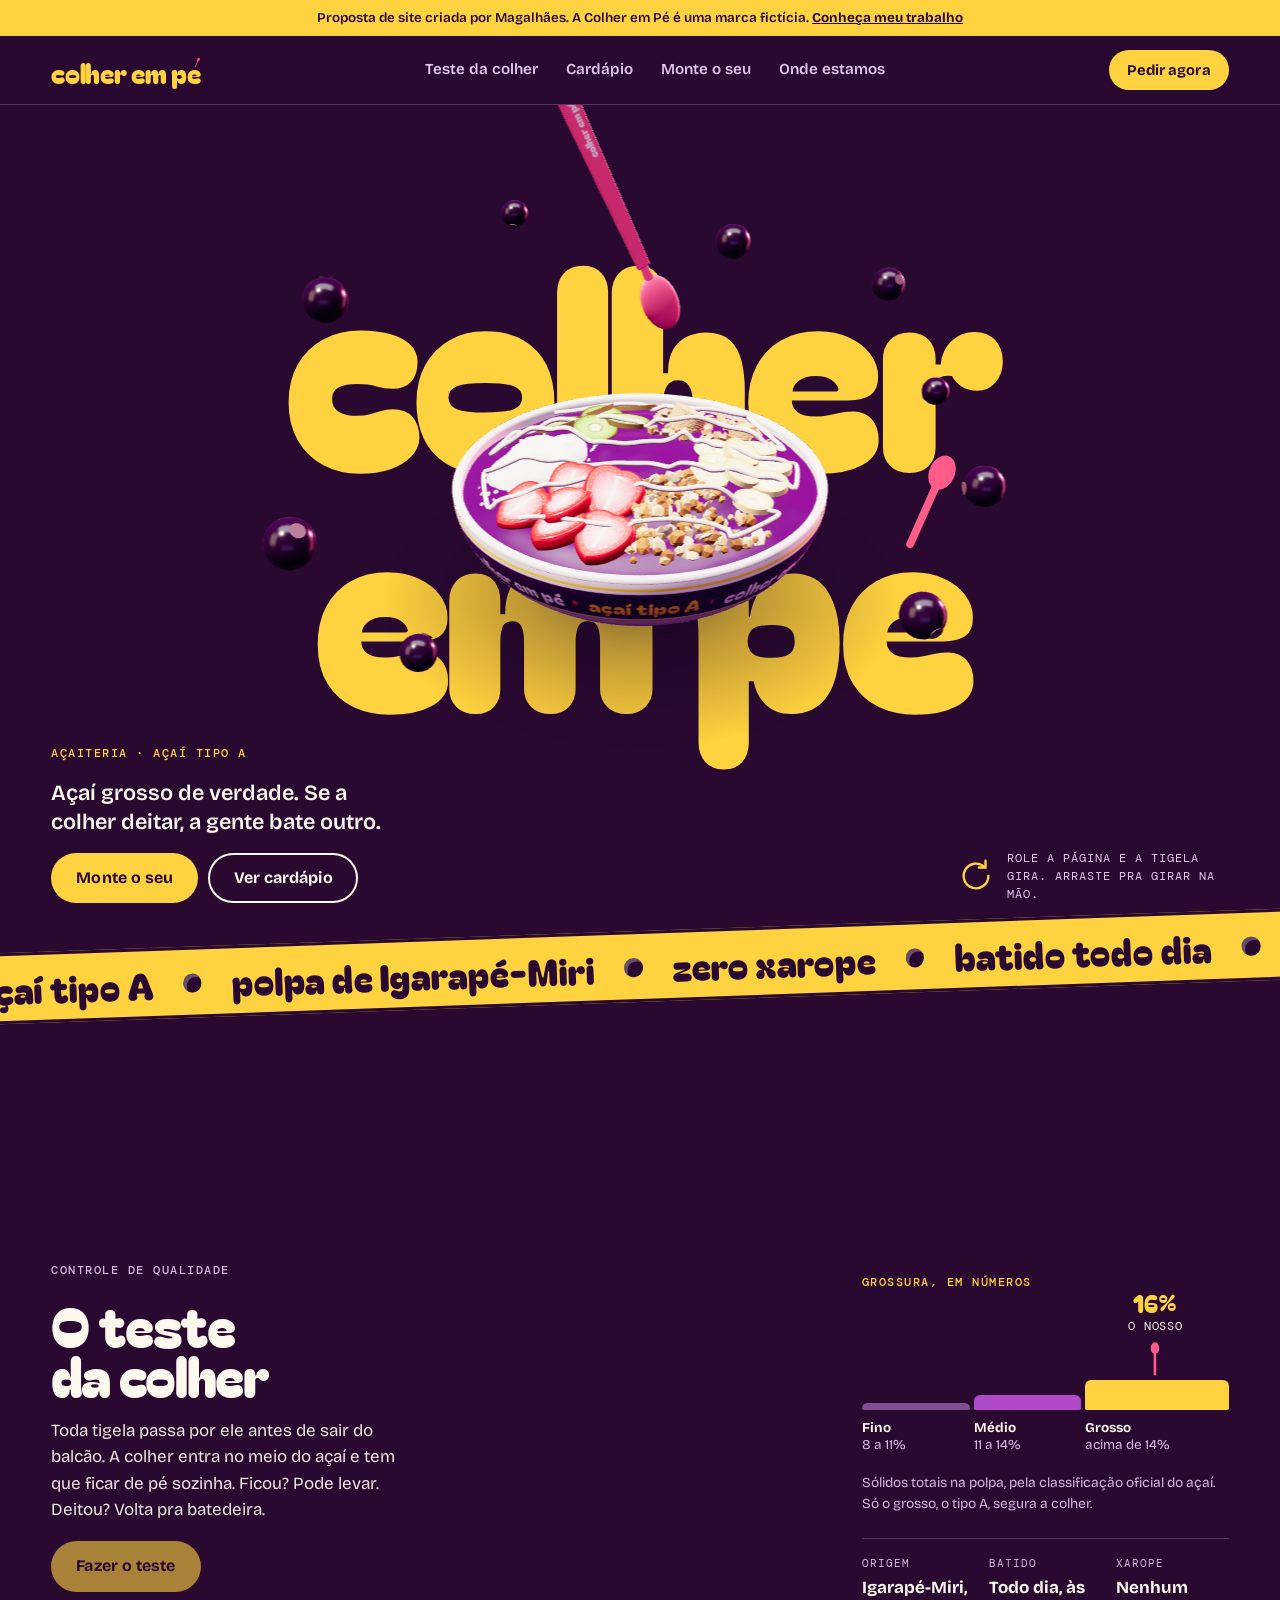
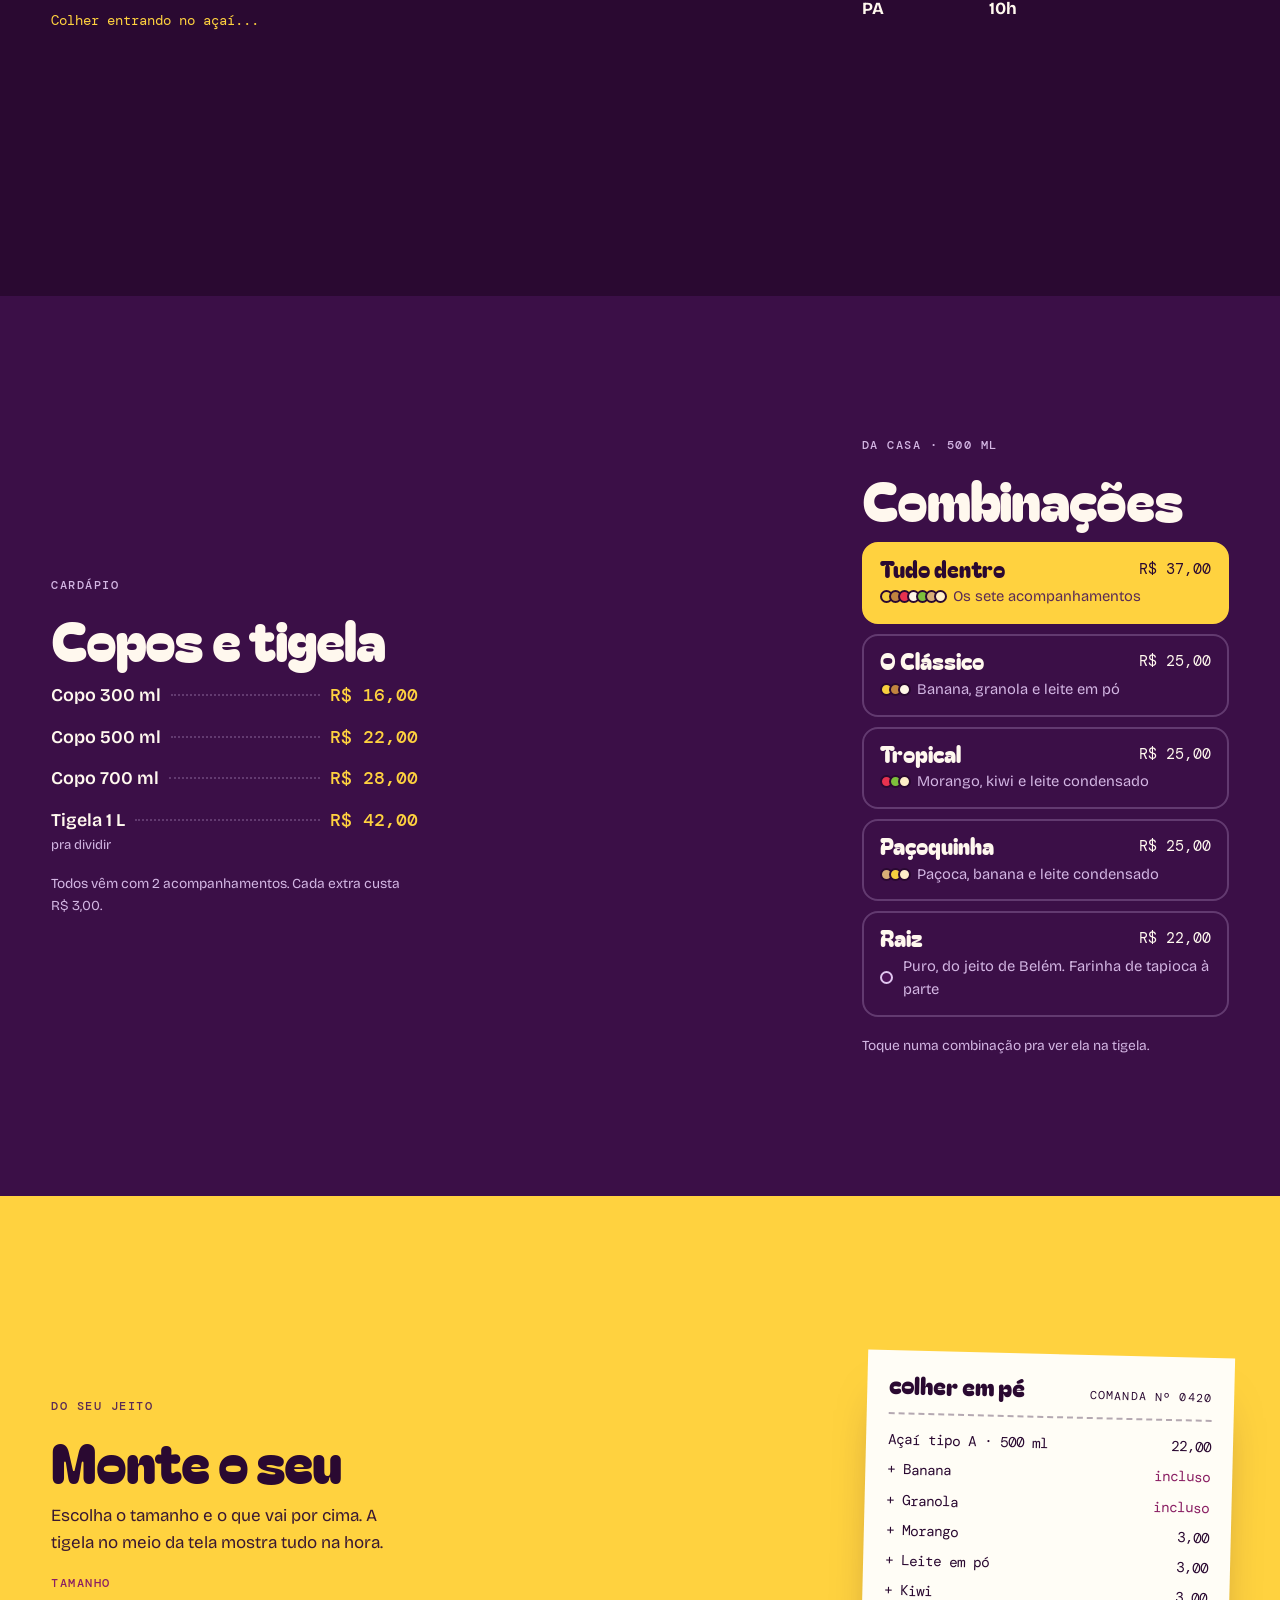
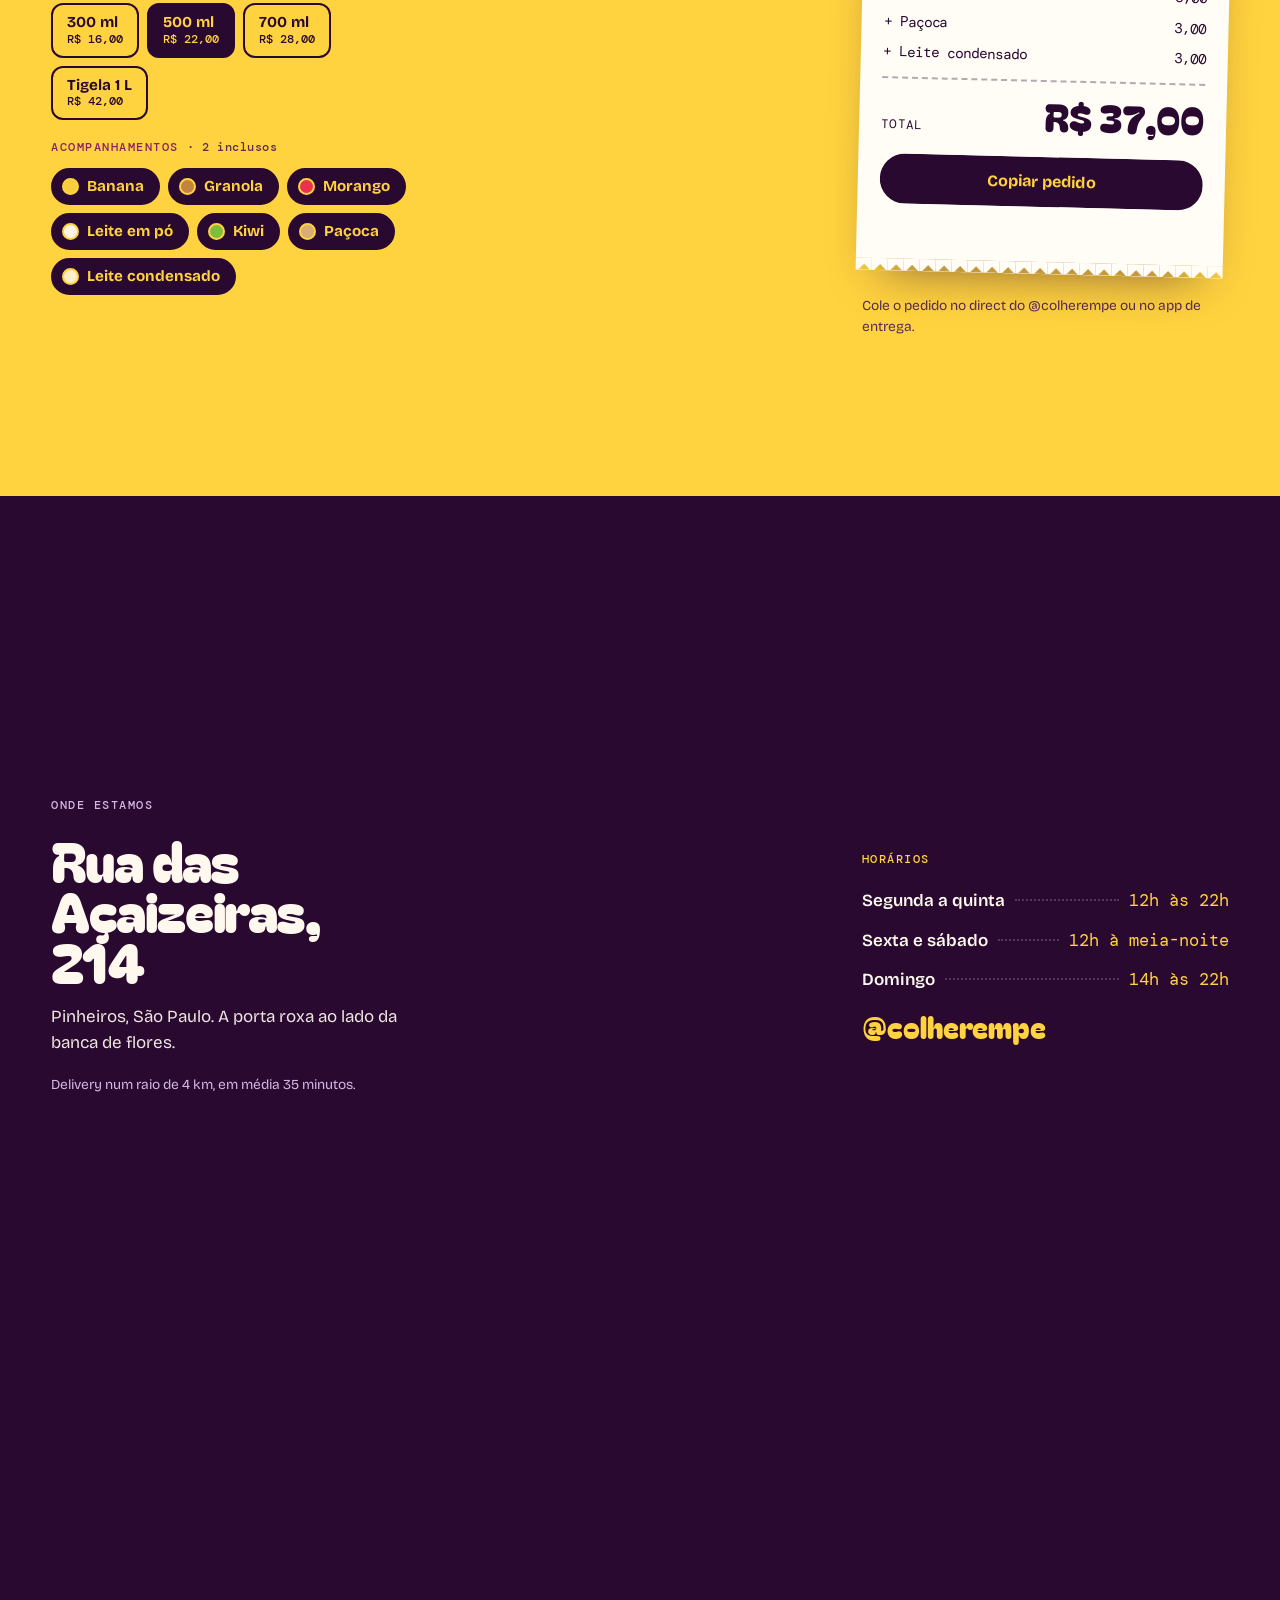
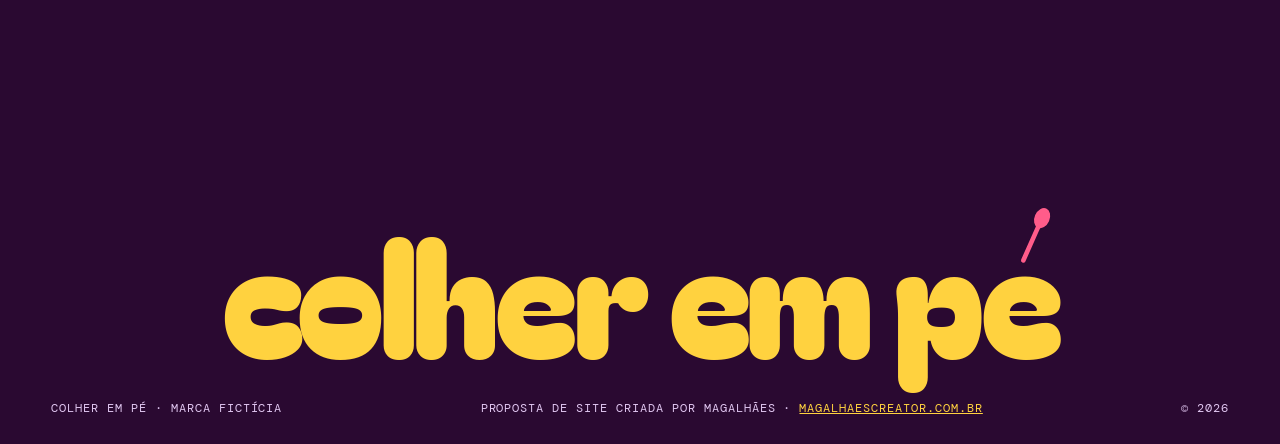
<file: colherempe/index.html>
<!DOCTYPE html>
<html lang="pt-BR">
<head>
<meta charset="utf-8">
<meta name="viewport" content="width=device-width, initial-scale=1, viewport-fit=cover">
<meta name="robots" content="noindex, nofollow">
<title>Colher em Pé · Proposta de site</title>
<meta name="description" content="Proposta de site criada por Magalhães para a Colher em Pé, açaiteria fictícia: uma tigela de açaí em 3D que gira com a página.">
<meta property="og:type" content="website">
<meta property="og:title" content="Colher em Pé · Proposta de site">
<meta property="og:description" content="Açaí tão grosso que a colher fica em pé. Role a página e a tigela gira.">
<meta property="og:image" content="https://magalhaescreator.com.br/colherempe/capa.jpg">
<meta property="og:url" content="https://magalhaescreator.com.br/colherempe/">
<meta name="theme-color" content="#2A0931">
<link rel="icon" href="../assets/img/favicon.svg" type="image/svg+xml">
<link rel="preconnect" href="https://fonts.googleapis.com">
<link rel="preconnect" href="https://fonts.gstatic.com" crossorigin>
<link rel="stylesheet" href="https://fonts.googleapis.com/css2?family=Bagel+Fat+One&family=Bricolage+Grotesque:wght@400;600;700&family=DM+Mono:wght@400;500&display=swap">
<script src="three.min.js" defer></script>
<style>
:root{
  /* Layout: a 3D tigela fixed in the middle of the screen; every band frames it with a left and a right column (phones stack the columns around a clear stage gap) */
  --acai:#2A0931;      /* fundo: açaí batido */
  --uva:#3B0F47;       /* faixa do cardápio */
  --polpa:#8E4A9E;     /* roxo claro, detalhes */
  --lilas:#E0C6F0;     /* texto secundário no roxo */
  --banana:#FFD23F;    /* acento principal */
  --morango:#FF5C8A;   /* a colher, foco */
  --leite:#FFF8EE;     /* texto principal no roxo */
  --papel:#FFFDF6;     /* comanda */

  --f-display:"Bagel Fat One","Arial Black",Impact,system-ui,sans-serif;
  --f-body:"Bricolage Grotesque",system-ui,-apple-system,"Segoe UI",Roboto,sans-serif;
  --f-mono:"DM Mono",ui-monospace,SFMono-Regular,Menlo,Consolas,monospace;

  --ink:var(--leite);
  --muted:#D3B6E3;
  --head:var(--leite);
  --eyebrow:var(--banana);
  --line:rgba(224,198,240,.24);
  --band-bg:var(--acai);
  --glass:rgba(42,9,49,.93);
  --nav-h:68px;
  color-scheme:dark;
}

*,*::before,*::after{box-sizing:border-box}
/* arrastar na horizontal gira a tigela; na vertical, o navegador rola sozinho, sem esperar o JavaScript */
html{scroll-behavior:smooth;overflow-x:clip;-webkit-text-size-adjust:100%;touch-action:pan-y pinch-zoom}
@media (prefers-reduced-motion:reduce){html{scroll-behavior:auto}}
[hidden]{display:none!important}
body{
  margin:0;
  background:var(--acai);color:var(--ink);
  font-family:var(--f-body);font-size:1.0625rem;line-height:1.55;
  overflow-x:clip;-webkit-font-smoothing:antialiased;
}
body::before{content:"";position:fixed;inset:0 0 auto;height:env(safe-area-inset-top,0px);z-index:30;background:var(--acai)}
html.over-bowl{cursor:grab}
html.grabbing,html.grabbing *{cursor:grabbing!important}
:focus-visible{outline:3px solid var(--morango);outline-offset:3px}

/* ---------- 3D stage ---------- */
/* a tela 3D ocupa só a faixa central: menos pixels pra desenhar em monitor largo */
/* altura fixa (lvh): a barra do navegador do celular aparece e some sem redimensionar o 3D */
#stage{position:fixed;top:0;left:50%;width:min(100%,125vh);height:100vh;height:100lvh;transform:translateX(-50%);z-index:1;pointer-events:none;display:block}

/* ---------- faixa da proposta ---------- */
.demo{position:relative;z-index:21;background:var(--banana);color:var(--acai);font-size:.84rem;font-weight:600;line-height:1.35;text-align:center;padding:9px max(16px,env(safe-area-inset-right,0px)) 9px max(16px,env(safe-area-inset-left,0px))}
.demo a{color:inherit;font-weight:700}
.stage-fallback{position:fixed;inset:0;z-index:1;display:grid;place-items:center;pointer-events:none}
.stage-fallback svg{width:min(60vw,320px);height:auto}

.wrap{
  width:100%;max-width:1400px;margin-inline:auto;
  padding-left:max(clamp(16px,4vw,56px),env(safe-area-inset-left,0px));
  padding-right:max(clamp(16px,4vw,56px),env(safe-area-inset-right,0px));
}

/* ---------- spoon accent on the é ---------- */
.acc{position:relative;display:inline-block;line-height:1}
.acc-spoon{position:absolute;left:54%;bottom:.68em;width:.13em;height:.38em;transform:translateX(-50%) rotate(24deg);transform-origin:50% 100%;color:var(--morango);overflow:visible}

/* ---------- nav ---------- */
.nav{
  position:sticky;top:env(safe-area-inset-top,0px);z-index:20;
  background:var(--acai);
  border-bottom:1px solid var(--line);
}
.nav-in{display:flex;align-items:center;justify-content:space-between;gap:20px;height:var(--nav-h)}
.logo{font-family:var(--f-display);font-size:1.7rem;color:var(--banana);text-decoration:none;line-height:1;letter-spacing:-.01em;padding-top:.15em}
.nav nav{display:flex;gap:clamp(14px,2.2vw,32px)}
.nav nav a{color:var(--lilas);text-decoration:none;font-weight:600;font-size:.95rem}
.nav nav a:hover{color:var(--banana)}
@media (max-width:880px){.nav nav{display:none}}

/* ---------- buttons ---------- */
.btn{
  font:700 1rem/1 var(--f-body);letter-spacing:.005em;
  display:inline-flex;align-items:center;justify-content:center;gap:.55em;
  padding:.95em 1.45em;border-radius:999px;border:2px solid transparent;
  text-decoration:none;cursor:pointer;
  transition:transform .18s ease,background-color .18s ease,color .18s ease;
}
.btn:hover{transform:translateY(-2px) rotate(-1.5deg)}
.btn:disabled{opacity:.6;cursor:progress;transform:none}
.btn--banana{background:var(--banana);color:var(--acai)}
.btn--ghost{border-color:currentColor;color:var(--leite);background:transparent}
.btn--acai{background:var(--acai);color:var(--banana)}
.btn--sm{padding:.7em 1.1em;font-size:.92rem}

/* ---------- hero ---------- */
.hero{
  position:relative;
  min-height:min(calc(100svh - var(--nav-h)),940px);
  display:flex;flex-direction:column;justify-content:flex-end;
  padding-block:24px 34px;
}
.hero-word{
  position:absolute;inset:0;z-index:0;margin:0;
  display:flex;flex-direction:column;align-items:center;justify-content:center;
  padding-bottom:7vh;
  font-family:var(--f-display);font-weight:400;color:var(--banana);
  font-size:clamp(5.2rem,21vw,20rem);line-height:.8;letter-spacing:-.035em;
  text-align:center;pointer-events:none;user-select:none;
}
.hw-line{display:block}
.hero-foot{position:relative;z-index:2;display:flex;justify-content:space-between;align-items:flex-end;gap:24px;flex-wrap:wrap}
.hero-pitch{max-width:30rem;display:grid;gap:16px}
.lead{margin:0;font-size:clamp(1.15rem,1.7vw,1.45rem);line-height:1.32;font-weight:600;color:var(--leite);text-wrap:balance}
.ctas{display:flex;gap:10px;flex-wrap:wrap}
.hint{
  margin:0;display:flex;align-items:center;gap:12px;max-width:17rem;
  font-family:var(--f-mono);font-size:.78rem;line-height:1.45;text-transform:uppercase;letter-spacing:.08em;color:var(--lilas);
}
.hint svg{flex:none;width:38px;height:38px;color:var(--banana)}
@media (max-width:959px){
  .hero{min-height:min(calc(100svh - var(--nav-h)),860px)}
  .hero-word{justify-content:flex-start;padding:5vh 0 0}
  .hint{display:none}
}

/* ---------- ticker ---------- */
.ticker{
  position:relative;z-index:3;width:104%;margin:-6px 0 -6px -2%;
  background:var(--banana);color:var(--acai);
  border-block:3px solid var(--acai);
  transform:rotate(-2deg);overflow:hidden;
}
.ticker-track{display:flex;width:max-content;animation:tick 34s linear infinite}
.tk{display:flex;align-items:center;gap:30px;padding:15px 30px 13px 0;font-family:var(--f-display);font-size:clamp(1.4rem,3vw,2.3rem);line-height:1;white-space:nowrap}
.tk i{display:inline-block;width:.5em;height:.5em;border-radius:50%;background:var(--acai);box-shadow:inset .09em .09em 0 rgba(255,255,255,.28)}
@keyframes tick{to{transform:translateX(-50%)}}
@media (prefers-reduced-motion:reduce){.ticker-track{animation:none}}

/* ---------- bands ---------- */
.band{background:var(--band-bg);color:var(--ink)}
.band--uva{--band-bg:var(--uva);--glass:rgba(59,15,71,.94)}
.band--banana{
  --band-bg:var(--banana);--ink:var(--acai);--muted:#5A2B55;--head:var(--acai);
  --eyebrow:#8A1F63;--line:rgba(42,9,49,.24);--glass:rgba(255,210,63,.95);
}
.split{
  display:grid;grid-template-columns:repeat(3,minmax(0,1fr));
  gap:clamp(16px,3vw,48px);align-items:center;
  min-height:100svh;padding-block:clamp(80px,12vh,128px);
}
.col{position:relative;z-index:2;min-width:0;display:flex;flex-direction:column;align-items:flex-start;gap:18px}
.col--end{align-self:center}
.stage-gap{min-height:1px}
@media (max-width:959px){
  .split{grid-template-columns:minmax(0,1fr);min-height:0;gap:0;padding-block:48px}
  .stage-gap{height:60svh}
  .col{background:var(--glass);border-radius:22px;padding:24px 20px}
}

.eyebrow{margin:0;font-family:var(--f-mono);font-size:.78rem;font-weight:500;letter-spacing:.12em;text-transform:uppercase;color:var(--eyebrow)}
h2{margin:0;font-family:var(--f-display);font-weight:400;font-size:clamp(2.5rem,4.3vw,4rem);line-height:.92;letter-spacing:-.02em;color:var(--head);text-wrap:balance}
.label{margin:0;font-family:var(--f-mono);font-size:.78rem;font-weight:500;letter-spacing:.12em;text-transform:uppercase;color:var(--eyebrow)}
.col p{margin:0;max-width:44ch;color:var(--muted)}
.col p.body{color:var(--ink);opacity:.92}
.fine{font-size:.86rem}
.status{min-height:1.5em;font-family:var(--f-mono);font-size:.85rem;color:var(--banana)!important}
.band--banana .status{color:var(--acai)!important}

/* ---------- teste da colher ---------- */
.scale{position:relative;width:100%;max-width:440px;padding-top:70px}
.scale-bar{position:relative;display:flex;align-items:flex-end;gap:4px;height:30px}
.seg{display:block;border-radius:6px 6px 2px 2px}
.seg--fino{flex:3;height:7px;background:#7F4F92}
.seg--medio{flex:3;height:15px;background:#B04BC7}
.seg--grosso{flex:4;height:30px;background:var(--banana)}
.marker{position:absolute;left:80%;bottom:34px;transform:translateX(-50%);display:flex;flex-direction:column;align-items:center;gap:2px;font-family:var(--f-mono);font-size:.76rem;color:var(--leite);white-space:nowrap;text-transform:uppercase;letter-spacing:.06em}
.marker b{font-family:var(--f-display);font-weight:400;font-size:1.5rem;letter-spacing:0;line-height:1;color:var(--banana);text-transform:none}
.marker svg{width:12px;height:34px;color:var(--morango);margin-top:4px}
.scale-labels{display:flex;gap:4px;margin-top:10px;font-size:.84rem;line-height:1.25;color:var(--muted)}
.scale-labels span{display:block}
.scale-labels strong{display:block;color:var(--leite);font-weight:700}
.facts{margin:6px 0 0;display:grid;grid-template-columns:repeat(3,minmax(0,1fr));gap:14px;width:100%;max-width:440px;border-top:1px solid var(--line);padding-top:16px}
.facts dt{font-family:var(--f-mono);font-size:.7rem;letter-spacing:.1em;text-transform:uppercase;color:var(--muted)}
.facts dd{margin:4px 0 0;font-weight:700;line-height:1.25;color:var(--leite)}

/* ---------- cardápio ---------- */
.menu{list-style:none;margin:0;padding:0;display:grid;gap:14px;width:100%;max-width:440px}
.menu li{display:flex;align-items:baseline;gap:10px;font-size:1.12rem;font-weight:600}
.menu li small{display:block;font-weight:400;font-size:.82rem;color:var(--muted)}
.menu li i{flex:1;min-width:20px;border-bottom:2px dotted var(--line);transform:translateY(-5px)}
.price{font-family:var(--f-mono);font-weight:500;font-variant-numeric:tabular-nums;color:var(--banana);white-space:nowrap}
.combos{display:grid;gap:10px;width:100%;max-width:440px}
.combo{
  all:unset;box-sizing:border-box;cursor:pointer;
  display:grid;grid-template-columns:minmax(0,1fr) auto;gap:4px 12px;
  padding:14px 16px;border:2px solid var(--line);border-radius:16px;
  transition:background-color .2s ease,border-color .2s ease,transform .2s ease;
}
.combo:hover{border-color:var(--banana);transform:translateX(4px)}
.combo:focus-visible{outline:3px solid var(--morango);outline-offset:3px}
.combo[aria-pressed="true"]{background:var(--banana);border-color:var(--banana);color:var(--acai)}
.combo-name{font-family:var(--f-display);font-size:1.35rem;line-height:1.05}
.combo-price{font-family:var(--f-mono);font-size:.95rem;align-self:center;font-variant-numeric:tabular-nums}
.combo-desc{grid-column:1/-1;display:flex;align-items:center;gap:10px;font-size:.92rem;color:var(--muted)}
.combo[aria-pressed="true"] .combo-desc{color:#5A2B55}
.dots{display:inline-flex;flex:none}
.dots i{width:13px;height:13px;border-radius:50%;background:var(--c);border:2px solid var(--acai);margin-right:-4px}
.dots:empty::before{content:"";width:13px;height:13px;border-radius:50%;background:#4B1257;border:2px solid var(--lilas)}

/* ---------- monte o seu ---------- */
.field{border:0;margin:0;padding:0;min-width:0;width:100%;display:grid;gap:10px}
.field legend{padding:0;margin-bottom:10px;font-family:var(--f-mono);font-size:.78rem;font-weight:500;letter-spacing:.12em;text-transform:uppercase;color:var(--eyebrow)}
.field legend span{color:var(--muted);letter-spacing:.04em;text-transform:none}
.pills,.chips{display:flex;flex-wrap:wrap;gap:8px}
.pill,.chip{
  position:relative;display:inline-flex;align-items:center;gap:8px;
  border:2px solid var(--acai);cursor:pointer;user-select:none;font-weight:700;font-size:.95rem;line-height:1.1;
  transition:background-color .15s ease,color .15s ease;
}
.pill input,.chip input{position:absolute;inset:0;opacity:0;margin:0;cursor:pointer}
.pill{flex-direction:column;align-items:flex-start;gap:2px;padding:9px 14px;border-radius:12px}
.pill-p{font-family:var(--f-mono);font-weight:500;font-size:.78rem}
.chip{padding:8px 14px 8px 9px;border-radius:999px}
.chip .dot{width:17px;height:17px;border-radius:50%;background:var(--c);border:2px solid var(--acai);flex:none}
.pill:has(input:checked),.chip:has(input:checked){background:var(--acai);color:var(--banana)}
.chip:has(input:checked) .dot{border-color:var(--banana)}
.pill:has(input:focus-visible),.chip:has(input:focus-visible){outline:3px solid var(--morango);outline-offset:2px}
.pill:hover,.chip:hover{background:rgba(42,9,49,.1)}
.pill:has(input:checked):hover,.chip:has(input:checked):hover{background:var(--acai)}

.comanda{
  position:relative;width:100%;max-width:400px;
  background:var(--papel);color:var(--acai);font-family:var(--f-mono);font-size:.9rem;
  padding:22px 22px 24px;margin-bottom:14px;transform:rotate(1.4deg);
  box-shadow:0 34px 50px -26px rgba(42,9,49,.6);
}
.comanda::after{
  content:"";position:absolute;left:0;right:0;bottom:-12px;height:12px;
  background:
    linear-gradient(135deg,var(--papel) 50%,transparent 50%) 0 0/16px 12px repeat-x,
    linear-gradient(225deg,var(--papel) 50%,transparent 50%) 0 0/16px 12px repeat-x;
}
.comanda-head{display:flex;justify-content:space-between;align-items:baseline;gap:12px;padding-bottom:12px;border-bottom:2px dashed rgba(42,9,49,.35)}
.comanda-brand{font-family:var(--f-display);font-size:1.5rem;line-height:1}
.comanda-num{font-size:.72rem;letter-spacing:.1em;text-transform:uppercase}
.comanda-lines{list-style:none;margin:0;padding:14px 0;display:grid;gap:8px;border-bottom:2px dashed rgba(42,9,49,.35);font-variant-numeric:tabular-nums}
.comanda-lines li{display:flex;gap:10px;align-items:baseline}
.comanda-lines li span:first-child{flex:1;min-width:0}
.comanda-lines .free{color:#8A1F63}
.comanda-total{display:flex;justify-content:space-between;align-items:baseline;padding:14px 0 18px}
.comanda-total span{font-size:.78rem;letter-spacing:.1em;text-transform:uppercase}
.comanda-total strong{font-family:var(--f-display);font-weight:400;font-size:2.4rem;line-height:1;font-variant-numeric:tabular-nums}
.comanda .btn{width:100%}
.comanda .status{margin:12px 0 0;color:var(--acai)!important;font-size:.8rem}
.copy-box{width:100%;margin-top:10px;font:inherit;font-size:.8rem;padding:10px;border:2px solid var(--acai);border-radius:8px;background:#fff;color:var(--acai);resize:none}

/* ---------- onde ---------- */
.hours{margin:0;display:grid;gap:12px;width:100%;max-width:440px}
.hours div{display:flex;align-items:baseline;gap:10px}
.hours dt{font-weight:600}
.hours i{flex:1;min-width:16px;border-bottom:2px dotted var(--line);transform:translateY(-5px)}
.hours dd{margin:0;font-family:var(--f-mono);color:var(--banana);white-space:nowrap}
.handle{font-family:var(--f-display);font-size:1.9rem;line-height:1;color:var(--banana)!important}

/* ---------- footer ---------- */
.foot{position:relative;min-height:72svh;display:flex;flex-direction:column;justify-content:flex-end;padding-block:12vh 26px;overflow:hidden}
.foot-word{
  position:relative;z-index:0;margin:0;text-align:center;white-space:nowrap;
  font-family:var(--f-display);color:var(--banana);
  font-size:clamp(2.6rem,12.4vw,13rem);line-height:.9;letter-spacing:-.035em;
  user-select:none;
}
.foot-meta{position:relative;z-index:2;display:flex;justify-content:space-between;flex-wrap:wrap;gap:8px 24px;padding-top:28px;font-family:var(--f-mono);font-size:.76rem;letter-spacing:.08em;text-transform:uppercase;color:var(--lilas)}
.foot-meta a{color:var(--banana)}
</style>
</head>
<body>

<svg width="0" height="0" style="position:absolute" aria-hidden="true" focusable="false">
  <symbol id="i-colher" viewBox="0 0 24 72"><ellipse cx="12" cy="13" rx="9" ry="12.5" fill="currentColor"/><rect x="9.25" y="22" width="5.5" height="49" rx="2.75" fill="currentColor"/></symbol>
</svg>

<canvas id="stage" aria-hidden="true"></canvas>
<div class="stage-fallback" id="stage-fallback" hidden aria-hidden="true">
  <svg viewBox="0 0 200 170"><rect x="104" y="6" width="12" height="80" rx="6" fill="#FF5C8A" transform="rotate(6 110 80)"/><path d="M14 78h172c0 46-38 82-86 82S14 124 14 78z" fill="#F5EEE6"/><ellipse cx="100" cy="78" rx="86" ry="20" fill="#4B1257"/><path d="M26 98h148" stroke="#4A1456" stroke-width="12"/></svg>
</div>

<div class="demo">Proposta de site criada por Magalhães. A Colher em Pé é uma marca fictícia. <a href="../">Conheça meu trabalho</a></div>

<header class="nav">
  <div class="wrap nav-in">
    <a class="logo" href="#topo" aria-label="Colher em Pé, voltar ao topo"><span aria-hidden="true">colher em p<span class="acc">e<svg class="acc-spoon"><use href="#i-colher"/></svg></span></span></a>
    <nav aria-label="Seções">
      <a href="#teste">Teste da colher</a>
      <a href="#cardapio">Cardápio</a>
      <a href="#monte">Monte o seu</a>
      <a href="#onde">Onde estamos</a>
    </nav>
    <a class="btn btn--banana btn--sm" href="#monte">Pedir agora</a>
  </div>
</header>

<main>
  <section class="hero" id="topo">
    <h1 class="hero-word" aria-label="Colher em Pé">
      <span class="hw-line" aria-hidden="true">colher</span>
      <span class="hw-line" aria-hidden="true">em p<span class="acc">e<svg class="acc-spoon"><use href="#i-colher"/></svg></span></span>
    </h1>
    <div class="wrap hero-foot">
      <div class="hero-pitch">
        <p class="eyebrow">Açaiteria · açaí tipo A</p>
        <p class="lead">Açaí grosso de verdade. Se a colher deitar, a gente bate outro.</p>
        <div class="ctas">
          <a class="btn btn--banana" href="#monte">Monte o seu</a>
          <a class="btn btn--ghost" href="#cardapio">Ver cardápio</a>
        </div>
      </div>
      <p class="hint">
        <svg viewBox="0 0 40 40" fill="none" stroke="currentColor" stroke-width="2.5" stroke-linecap="round" aria-hidden="true"><path d="M33 20a13 13 0 1 1-4-9.4"/><path d="M30 4v7h-7"/></svg>
        Role a página e a tigela gira. Arraste pra girar na mão.
      </p>
    </div>
  </section>

  <div class="ticker" aria-hidden="true">
    <div class="ticker-track">
      <div class="tk"><span>açaí tipo A</span><i></i><span>polpa de Igarapé-Miri</span><i></i><span>zero xarope</span><i></i><span>batido todo dia</span><i></i><span>a colher fica em pé</span><i></i></div>
      <div class="tk"><span>açaí tipo A</span><i></i><span>polpa de Igarapé-Miri</span><i></i><span>zero xarope</span><i></i><span>batido todo dia</span><i></i><span>a colher fica em pé</span><i></i></div>
    </div>
  </div>

  <section class="band" id="teste">
    <div class="wrap split">
      <div class="col">
        <p class="eyebrow">Controle de qualidade</p>
        <h2>O teste da colher</h2>
        <p class="body">Toda tigela passa por ele antes de sair do balcão. A colher entra no meio do açaí e tem que ficar de pé sozinha. Ficou? Pode levar. Deitou? Volta pra batedeira.</p>
        <button class="btn btn--banana" id="btn-teste" type="button">Fazer o teste</button>
        <p class="status" id="teste-status" aria-live="polite"></p>
      </div>
      <div class="stage-gap" aria-hidden="true"></div>
      <div class="col">
        <h3 class="label">Grossura, em números</h3>
        <div class="scale" role="img" aria-label="Escala de grossura do açaí: fino de 8 a 11% de sólidos totais, médio de 11 a 14%, grosso acima de 14%. O da Colher em Pé tem 16%.">
          <div class="scale-bar">
            <span class="seg seg--fino"></span>
            <span class="seg seg--medio"></span>
            <span class="seg seg--grosso"></span>
            <span class="marker"><b>16%</b>o nosso<svg viewBox="0 0 24 72" aria-hidden="true"><use href="#i-colher"/></svg></span>
          </div>
          <div class="scale-labels">
            <span style="flex:3"><strong>Fino</strong>8 a 11%</span>
            <span style="flex:3"><strong>Médio</strong>11 a 14%</span>
            <span style="flex:4"><strong>Grosso</strong>acima de 14%</span>
          </div>
        </div>
        <p class="fine">Sólidos totais na polpa, pela classificação oficial do açaí. Só o grosso, o tipo A, segura a colher.</p>
        <dl class="facts">
          <div><dt>Origem</dt><dd>Igarapé-Miri, PA</dd></div>
          <div><dt>Batido</dt><dd>Todo dia, às 10h</dd></div>
          <div><dt>Xarope</dt><dd>Nenhum</dd></div>
        </dl>
      </div>
    </div>
  </section>

  <section class="band band--uva" id="cardapio">
    <div class="wrap split">
      <div class="col">
        <p class="eyebrow">Cardápio</p>
        <h2>Copos e tigela</h2>
        <ul class="menu" id="menu-sizes"></ul>
        <p class="fine">Todos vêm com 2 acompanhamentos. Cada extra custa R$ 3,00.</p>
      </div>
      <div class="stage-gap" aria-hidden="true"></div>
      <div class="col">
        <p class="eyebrow">Da casa · 500 ml</p>
        <h2>Combinações</h2>
        <div class="combos" id="combos"></div>
        <p class="fine">Toque numa combinação pra ver ela na tigela.</p>
      </div>
    </div>
  </section>

  <section class="band band--banana" id="monte">
    <div class="wrap split">
      <div class="col">
        <p class="eyebrow">Do seu jeito</p>
        <h2>Monte o seu</h2>
        <p class="body">Escolha o tamanho e o que vai por cima. A tigela no meio da tela mostra tudo na hora.</p>
        <fieldset class="field">
          <legend>Tamanho</legend>
          <div class="pills" id="pills"></div>
        </fieldset>
        <fieldset class="field">
          <legend>Acompanhamentos <span>· 2 inclusos</span></legend>
          <div class="chips" id="chips"></div>
        </fieldset>
      </div>
      <div class="stage-gap" aria-hidden="true"></div>
      <div class="col">
        <div class="comanda">
          <div class="comanda-head"><span class="comanda-brand">colher em pé</span><span class="comanda-num">Comanda nº 0420</span></div>
          <ul class="comanda-lines" id="comanda-lines" aria-live="polite"></ul>
          <div class="comanda-total"><span>Total</span><strong id="total">R$ 0,00</strong></div>
          <button class="btn btn--acai" id="btn-copiar" type="button">Copiar pedido</button>
          <p class="status" id="copiar-status" aria-live="polite"></p>
        </div>
        <p class="fine">Cole o pedido no direct do @colherempe ou no app de entrega.</p>
      </div>
    </div>
  </section>

  <section class="band" id="onde">
    <div class="wrap split">
      <div class="col">
        <p class="eyebrow">Onde estamos</p>
        <h2>Rua das Açaizeiras, 214</h2>
        <p class="body">Pinheiros, São Paulo. A porta roxa ao lado da banca de flores.</p>
        <p class="fine">Delivery num raio de 4 km, em média 35 minutos.</p>
      </div>
      <div class="stage-gap" aria-hidden="true"></div>
      <div class="col">
        <h3 class="label">Horários</h3>
        <dl class="hours">
          <div><dt>Segunda a quinta</dt><i></i><dd>12h às 22h</dd></div>
          <div><dt>Sexta e sábado</dt><i></i><dd>12h à meia-noite</dd></div>
          <div><dt>Domingo</dt><i></i><dd>14h às 22h</dd></div>
        </dl>
        <p class="handle">@colherempe</p>
      </div>
    </div>
  </section>
</main>

<footer class="foot" id="rodape">
  <p class="foot-word" aria-hidden="true">colher em p<span class="acc">e<svg class="acc-spoon"><use href="#i-colher"/></svg></span></p>
  <div class="wrap foot-meta">
    <span>Colher em Pé · marca fictícia</span>
    <span>Proposta de site criada por Magalhães · <a href="https://magalhaescreator.com.br">magalhaescreator.com.br</a></span>
    <span>© 2026</span>
  </div>
</footer>

<script>
(() => {
'use strict';

/* =========================================================
   Dados
   ========================================================= */
const TOPPINGS = [
  { id: 'banana',     name: 'Banana',           color: '#F6CF3E' },
  { id: 'granola',    name: 'Granola',          color: '#C1843F' },
  { id: 'morango',    name: 'Morango',          color: '#E8324F' },
  { id: 'ninho',      name: 'Leite em pó',      color: '#FFF6E6' },
  { id: 'kiwi',       name: 'Kiwi',             color: '#7DBF3B' },
  { id: 'pacoca',     name: 'Paçoca',           color: '#D8AE76' },
  { id: 'condensado', name: 'Leite condensado', color: '#FFEFC8' },
];
const TOP = Object.fromEntries(TOPPINGS.map(t => [t.id, t]));
const SIZES = [
  { id: '300',  name: 'Copo 300 ml',  short: '300 ml', price: 16 },
  { id: '500',  name: 'Copo 500 ml',  short: '500 ml', price: 22 },
  { id: '700',  name: 'Copo 700 ml',  short: '700 ml', price: 28 },
  { id: '1000', name: 'Tigela 1 L',   short: 'Tigela 1 L', price: 42, note: 'pra dividir' },
];
const COMBOS = [
  { id: 'tudo',     name: 'Tudo dentro', desc: 'Os sete acompanhamentos', toppings: TOPPINGS.map(t => t.id) },
  { id: 'classico', name: 'O Clássico',  desc: 'Banana, granola e leite em pó', toppings: ['banana', 'granola', 'ninho'] },
  { id: 'tropical', name: 'Tropical',    desc: 'Morango, kiwi e leite condensado', toppings: ['morango', 'kiwi', 'condensado'] },
  { id: 'pacoquinha', name: 'Paçoquinha', desc: 'Paçoca, banana e leite condensado', toppings: ['pacoca', 'banana', 'condensado'] },
  { id: 'raiz',     name: 'Raiz',        desc: 'Puro, do jeito de Belém. Farinha de tapioca à parte', toppings: [] },
];
const INCLUSOS = 2, EXTRA = 3;
const reduceMotion = matchMedia('(prefers-reduced-motion: reduce)').matches;

const state = { size: '500', selected: new Set(COMBOS[0].toppings) };

const $ = s => document.querySelector(s);
const brl = n => 'R$ ' + n.toFixed(2).replace('.', ',');
const priceOf = (sizeId, n) => SIZES.find(s => s.id === sizeId).price + Math.max(0, n - INCLUSOS) * EXTRA;

/* =========================================================
   Interface
   ========================================================= */
let stage = null;

function buildUI() {
  $('#menu-sizes').innerHTML = SIZES.map(s =>
    `<li><span>${s.name}${s.note ? `<small>${s.note}</small>` : ''}</span><i></i><span class="price">${brl(s.price)}</span></li>`).join('');

  $('#combos').innerHTML = COMBOS.map(c =>
    `<button type="button" class="combo" data-combo="${c.id}" aria-pressed="false">
      <span class="combo-name">${c.name}</span>
      <span class="combo-price">${brl(priceOf('500', c.toppings.length))}</span>
      <span class="combo-desc"><span class="dots" aria-hidden="true">${c.toppings.map(id => `<i style="--c:${TOP[id].color}"></i>`).join('')}</span>${c.desc}</span>
    </button>`).join('');

  $('#pills').innerHTML = SIZES.map(s =>
    `<label class="pill" for="sz-${s.id}"><input type="radio" name="tamanho" id="sz-${s.id}" value="${s.id}"><span class="pill-l">${s.short}</span><span class="pill-p">${brl(s.price)}</span></label>`).join('');

  $('#chips').innerHTML = TOPPINGS.map(t =>
    `<label class="chip" for="tp-${t.id}"><input type="checkbox" id="tp-${t.id}" value="${t.id}"><span class="dot" style="--c:${t.color}"></span>${t.name}</label>`).join('');

  $('#combos').addEventListener('click', e => {
    const b = e.target.closest('.combo'); if (!b) return;
    const c = COMBOS.find(x => x.id === b.dataset.combo);
    state.selected = new Set(c.toppings); state.size = '500';
    sync();
  });
  $('#pills').addEventListener('change', e => { state.size = e.target.value; sync(); });
  $('#chips').addEventListener('change', e => {
    const id = e.target.value;
    if (e.target.checked) state.selected.add(id); else state.selected.delete(id);
    sync();
  });

  $('#btn-teste').addEventListener('click', runTest);
  $('#btn-copiar').addEventListener('click', copyOrder);
}

function orderedSelection() { return TOPPINGS.filter(t => state.selected.has(t.id)); }

function sync() {
  TOPPINGS.forEach(t => { $('#tp-' + t.id).checked = state.selected.has(t.id); });
  SIZES.forEach(s => { $('#sz-' + s.id).checked = state.size === s.id; });
  COMBOS.forEach(c => {
    const on = state.size === '500' && c.toppings.length === state.selected.size && c.toppings.every(id => state.selected.has(id));
    document.querySelector(`[data-combo="${c.id}"]`).setAttribute('aria-pressed', String(on));
  });
  renderOrder();
  $('#copiar-status').textContent = '';
  const box = $('.copy-box'); if (box) box.remove();
  if (stage) stage.setToppings(state.selected);
}

function renderOrder() {
  const size = SIZES.find(s => s.id === state.size);
  const tops = orderedSelection();
  let html = `<li><span>Açaí tipo A · ${size.short}</span><span>${brl(size.price).replace('R$ ', '')}</span></li>`;
  if (!tops.length) html += `<li><span>Puro, sem acompanhamento</span><span>—</span></li>`;
  tops.forEach((t, i) => {
    html += i < INCLUSOS
      ? `<li><span>+ ${t.name}</span><span class="free">incluso</span></li>`
      : `<li><span>+ ${t.name}</span><span>${EXTRA.toFixed(2).replace('.', ',')}</span></li>`;
  });
  $('#comanda-lines').innerHTML = html;
  $('#total').textContent = brl(priceOf(state.size, tops.length));
}

function orderText() {
  const size = SIZES.find(s => s.id === state.size);
  const names = orderedSelection().map(t => t.name.toLowerCase());
  const list = names.length === 0 ? 'puro, sem acompanhamento'
    : 'com ' + (names.length === 1 ? names[0] : names.slice(0, -1).join(', ') + ' e ' + names[names.length - 1]);
  const what = size.id === '1000' ? 'uma tigela de 1 L' : `um açaí de ${size.short}`;
  return `Oi, Colher em Pé! Quero ${what} ${list}. Total: ${brl(priceOf(state.size, names.length))}.`;
}

function copyOrder() {
  const text = orderText();
  const status = $('#copiar-status');
  const fallback = () => {
    status.textContent = 'Não deu pra copiar sozinho. Selecione o texto abaixo e copie.';
    let box = $('.copy-box');
    if (!box) { box = document.createElement('textarea'); box.className = 'copy-box'; box.readOnly = true; box.rows = 3; box.id = 'pedido-texto'; status.after(box); }
    box.value = text; box.focus(); box.select();
  };
  try {
    navigator.clipboard.writeText(text)
      .then(() => { status.textContent = 'Pedido copiado. Agora é só colar no direct.'; })
      .catch(fallback);
  } catch (e) { fallback(); }
}

let testRunning = false;
function runTest() {
  if (testRunning) return;
  const btn = $('#btn-teste'), st = $('#teste-status');
  const done = () => { st.textContent = 'Ficou em pé. Aprovado pra sair do balcão.'; btn.disabled = false; testRunning = false; };
  testRunning = true; btn.disabled = true;
  st.textContent = 'Colher entrando no açaí...';
  if (stage) stage.spoonTest(done); else setTimeout(done, 600);
}

/* =========================================================
   Palco 3D
   ========================================================= */
function initStage() {
  if (!window.THREE) return null;
  const canvas = $('#stage');
  // resolução: até 1,5x (celular até 1,75x) e cai sozinha se o aparelho engasgar.
  // Antisserrilhado só em tela de baixa densidade, onde ele faz diferença.
  const isPhone = window.innerWidth < 960;
  const deviceDpr = window.devicePixelRatio || 1;
  let dpr = Math.min(deviceDpr, isPhone ? 1.75 : 1.5);
  const minDpr = 1;
  let renderer;
  try {
    renderer = new THREE.WebGLRenderer({ canvas, antialias: deviceDpr < 1.5, alpha: true, stencil: false });
  } catch (e) { return null; }
  if (!renderer.getContext()) return null;
  renderer.setPixelRatio(dpr);
  renderer.outputEncoding = THREE.sRGBEncoding;
  renderer.toneMapping = THREE.ACESFilmicToneMapping;
  renderer.toneMappingExposure = 1.08;
  renderer.setClearColor(0x000000, 0);

  const col = h => new THREE.Color(h).convertSRGBToLinear();
  const maxAniso = Math.min(4, renderer.capabilities.getMaxAnisotropy());
  const UP = new THREE.Vector3(0, 1, 0);

  const scene = new THREE.Scene();
  const camera = new THREE.PerspectiveCamera(28, 1, 0.1, 100);
  camera.position.set(0, 0, 10);

  /* ---------- luz e reflexo ---------- */
  (function environment() {
    const pmrem = new THREE.PMREMGenerator(renderer);
    const env = new THREE.Scene();
    env.add(new THREE.Mesh(new THREE.BoxGeometry(12, 12, 12), new THREE.MeshBasicMaterial({ color: col('#3a1446'), side: THREE.BackSide })));
    const panel = (w, h, color, k, x, y, z) => {
      const m = new THREE.Mesh(new THREE.PlaneGeometry(w, h), new THREE.MeshBasicMaterial({ color: col(color).multiplyScalar(k), side: THREE.DoubleSide }));
      m.position.set(x, y, z); m.lookAt(0, 0, 0); env.add(m);
    };
    panel(7, 3, '#ffffff', 5, 0, 5, 2);
    panel(3, 4, '#ffe3c0', 3, -5, 1.5, 2.5);
    panel(2, 5, '#ff6fa6', 3, 5, 0.5, -2.5);
    panel(5, 2, '#c09bff', 1.4, 0, -1.5, 5.5);
    scene.environment = pmrem.fromScene(env, 0.035).texture;
    pmrem.dispose();
  })();

  scene.add(new THREE.HemisphereLight(col('#ffeaf4'), col('#3a0c44'), 0.62));
  const key = new THREE.DirectionalLight(col('#fff1de'), 1.5); key.position.set(-3.5, 6, 5); scene.add(key);
  const rim = new THREE.DirectionalLight(col('#ff79b0'), 1.7); rim.position.set(5, 2.5, -4); scene.add(rim);

  /* ---------- utilidades ---------- */
  function rng(seed) {
    return () => { seed |= 0; seed = seed + 0x6D2B79F5 | 0; let t = Math.imul(seed ^ seed >>> 15, 1 | seed); t = t + Math.imul(t ^ t >>> 7, 61 | t) ^ t; return ((t ^ t >>> 14) >>> 0) / 4294967296; };
  }
  function hash(x, y) { let h = Math.imul(x | 0, 374761393) ^ Math.imul(y | 0, 668265263); h = Math.imul(h ^ (h >>> 13), 1274126177); h ^= h >>> 16; return (h >>> 0) / 4294967295; }
  function vnoise(x, y) {
    const xi = Math.floor(x), yi = Math.floor(y), xf = x - xi, yf = y - yi;
    const u = xf * xf * (3 - 2 * xf), v = yf * yf * (3 - 2 * yf);
    const a = hash(xi, yi), b = hash(xi + 1, yi), c = hash(xi, yi + 1), d = hash(xi + 1, yi + 1);
    return a + (b - a) * u + (c - a) * v + (a - b - c + d) * u * v;
  }
  const smooth = (a, b, x) => { const t = Math.min(1, Math.max(0, (x - a) / (b - a))); return t * t * (3 - 2 * t); };
  const damp = (a, b, k, dt) => a + (b - a) * (1 - Math.exp(-k * dt));

  function canvasTex(w, h, draw, srgb = true) {
    const c = document.createElement('canvas'); c.width = w; c.height = h;
    const ctx = c.getContext('2d');
    draw(ctx, w, h);
    const t = new THREE.CanvasTexture(c);
    if (srgb) t.encoding = THREE.sRGBEncoding;
    t.anisotropy = maxAniso;
    t.redraw = () => { ctx.clearRect(0, 0, w, h); draw(ctx, w, h); t.needsUpdate = true; };
    return t;
  }

  /* ---------- superfície do açaí ---------- */
  const R_SURF = 1.47, BASE_Y = 0.97;
  function surfH(x, z) {
    const r = Math.min(Math.hypot(x, z) / R_SURF, 1);
    const th = Math.atan2(z, x);
    const dome = 0.30 * Math.pow(1 - r * r, 1.15);
    const spiral = 0.02 * Math.sin(r * 27 - th) * Math.sin(Math.PI * r);
    const n = (vnoise(x * 2.1 + 7.3, z * 2.1 - 3.1) - 0.5) * 0.07 + (vnoise(x * 5.3 - 1.7, z * 5.3 + 9.2) - 0.5) * 0.02;
    return BASE_Y + dome + spiral + n * (0.35 + 0.65 * (1 - r));
  }
  function normalAt(x, z) {
    const e = 0.02;
    const hx = (surfH(x + e, z) - surfH(x - e, z)) / (2 * e);
    const hz = (surfH(x, z + e) - surfH(x, z - e)) / (2 * e);
    return new THREE.Vector3(-hx, 1, -hz).normalize();
  }

  /* ---------- hierarquia ---------- */
  const PIVOT = 1.0;
  const root = new THREE.Group(); scene.add(root);
  const tilt = new THREE.Group(); root.add(tilt);
  const spin = new THREE.Group(); tilt.add(spin);
  const bowl = new THREE.Group(); bowl.position.y = -PIVOT; spin.add(bowl);
  const berries = new THREE.Group(); root.add(berries);

  /* ---------- tigela ---------- */
  const printTex = canvasTex(2048, 192, (ctx, w, h) => {
    ctx.fillStyle = '#F5EEE6'; ctx.fillRect(0, 0, w, h);
    const bandTop = h * 0.12, bandH = h * 0.36;
    ctx.fillStyle = '#FFD23F';
    ctx.fillRect(0, bandTop - h * 0.065, w, h * 0.03);
    ctx.fillRect(0, bandTop + bandH + h * 0.035, w, h * 0.03);
    ctx.fillStyle = '#4A1456'; ctx.fillRect(0, bandTop, w, bandH);
    const fs = bandH * 0.66;
    ctx.font = `${fs}px "Bagel Fat One", "Arial Black", sans-serif`;
    ctx.textBaseline = 'middle';
    const parts = ['colher em pé', 'açaí tipo A'];
    const gap = fs * 1.1;
    const wA = ctx.measureText(parts[0]).width, wB = ctx.measureText(parts[1]).width;
    const unit = wA + wB + gap * 2;
    const reps = Math.max(1, Math.round(w / unit));
    const sx = w / (unit * reps);
    const cy = bandTop + bandH / 2 + fs * 0.06;
    ctx.save(); ctx.scale(sx, 1);
    let x = gap / 2;
    const dot = cx => { ctx.fillStyle = '#FF5C8A'; ctx.beginPath(); ctx.arc(cx, cy - fs * 0.04, fs * 0.13, 0, Math.PI * 2); ctx.fill(); };
    for (let i = 0; i < reps; i++) {
      ctx.fillStyle = '#FFF8EE'; ctx.fillText(parts[0], x, cy); x += wA + gap / 2; dot(x); x += gap / 2;
      ctx.fillStyle = '#FFD23F'; ctx.fillText(parts[1], x, cy); x += wB + gap / 2; dot(x); x += gap / 2;
    }
    ctx.restore();
  });

  const glaze = { color: col('#F5EEE6'), roughness: 0.17, metalness: 0, side: THREE.DoubleSide };
  const bowlMat = new THREE.MeshStandardMaterial(glaze);
  const printMat = new THREE.MeshStandardMaterial({ ...glaze, color: col('#ffffff'), map: printTex });

  (function buildBowl() {
    const outer = [];
    const N = 56;
    for (let i = 0; i <= N; i++) {
      const y = 0.14 + (1.02 - 0.14) * i / N;
      outer.push(new THREE.Vector2(1.55 * Math.sqrt(Math.max(0, 1 - ((1.04 - y) / 1.0) ** 2)), y));
    }
    const lip = [
      new THREE.Vector2(1.549, 1.02), new THREE.Vector2(1.552, 1.04), new THREE.Vector2(1.538, 1.062),
      new THREE.Vector2(1.51, 1.07), new THREE.Vector2(1.482, 1.06), new THREE.Vector2(1.47, 1.04),
    ];
    for (let i = 1; i <= 40; i++) {
      const y = 1.04 - (1.04 - 0.14) * i / 40;
      lip.push(new THREE.Vector2(Math.max(0.001, 1.47 * Math.sqrt(Math.max(0, 1 - ((1.04 - y) / 0.9) ** 2))), y));
    }
    const foot = [
      new THREE.Vector2(0.001, 0), new THREE.Vector2(0.56, 0), new THREE.Vector2(0.61, 0.012),
      new THREE.Vector2(0.635, 0.05), new THREE.Vector2(0.642, 0.105), new THREE.Vector2(0.662, 0.135), new THREE.Vector2(0.676, 0.14),
    ];
    bowl.add(new THREE.Mesh(new THREE.LatheGeometry(outer, 96), printMat));
    bowl.add(new THREE.Mesh(new THREE.LatheGeometry(lip, 96), bowlMat));
    bowl.add(new THREE.Mesh(new THREE.LatheGeometry(foot, 64), bowlMat));
  })();

  // sombra de contato
  const shadowTex = canvasTex(256, 256, (ctx, w, h) => {
    const g = ctx.createRadialGradient(w / 2, h / 2, 0, w / 2, h / 2, w / 2);
    g.addColorStop(0, 'rgba(20,0,26,0.6)'); g.addColorStop(0.45, 'rgba(20,0,26,0.28)'); g.addColorStop(1, 'rgba(20,0,26,0)');
    ctx.fillStyle = g; ctx.fillRect(0, 0, w, h);
  });
  const shadow = new THREE.Mesh(new THREE.PlaneGeometry(4.4, 4.4), new THREE.MeshBasicMaterial({ map: shadowTex, transparent: true, depthWrite: false, toneMapped: false }));
  shadow.rotation.x = -Math.PI / 2; shadow.position.y = -0.01; shadow.renderOrder = -1;
  bowl.add(shadow);

  /* ---------- açaí ---------- */
  const acaiMat = new THREE.MeshStandardMaterial({ color: col('#4E1259'), roughness: 0.33, metalness: 0 });
  (function buildAcai() {
    const R = 1.5, rings = 52, segs = 128;
    const pos = [], idx = [];
    pos.push(0, surfH(0, 0), 0);
    for (let i = 1; i <= rings; i++) {
      const r = R * Math.pow(i / rings, 0.9);
      for (let j = 0; j < segs; j++) {
        const a = j / segs * Math.PI * 2;
        const x = Math.cos(a) * r, z = Math.sin(a) * r;
        pos.push(x, surfH(x, z), z);
      }
    }
    for (let j = 0; j < segs; j++) idx.push(0, 1 + (j + 1) % segs, 1 + j);
    for (let i = 1; i < rings; i++) {
      const o0 = 1 + (i - 1) * segs, o1 = 1 + i * segs;
      for (let j = 0; j < segs; j++) {
        const j1 = (j + 1) % segs;
        idx.push(o0 + j, o0 + j1, o1 + j1, o0 + j, o1 + j1, o1 + j);
      }
    }
    const g = new THREE.BufferGeometry();
    g.setAttribute('position', new THREE.Float32BufferAttribute(pos, 3));
    g.setIndex(idx);
    g.computeVertexNormals();
    bowl.add(new THREE.Mesh(g, acaiMat));
  })();

  /* ---------- texturas dos acompanhamentos ---------- */
  const noiseTex = canvasTex(128, 128, (ctx, w, h) => {
    const img = ctx.createImageData(w, h); const R = rng(7);
    for (let i = 0; i < w * h; i++) { const v = 90 + R() * 165; img.data[i * 4] = img.data[i * 4 + 1] = img.data[i * 4 + 2] = v; img.data[i * 4 + 3] = 255; }
    ctx.putImageData(img, 0, 0);
  }, false);
  noiseTex.wrapS = noiseTex.wrapT = THREE.RepeatWrapping;

  const bananaCap = canvasTex(256, 256, (ctx, w, h) => {
    const cx = w / 2, cy = h / 2, R = w / 2;
    const g = ctx.createRadialGradient(cx, cy, 0, cx, cy, R);
    g.addColorStop(0, '#FFF7DC'); g.addColorStop(0.55, '#FBEBAE'); g.addColorStop(0.88, '#F2D677'); g.addColorStop(1, '#D9B653');
    ctx.fillStyle = g; ctx.fillRect(0, 0, w, h);
    ctx.strokeStyle = 'rgba(205,165,80,0.2)'; ctx.lineWidth = 2;
    for (let i = 0; i < 44; i++) { const a = i / 44 * Math.PI * 2; ctx.beginPath(); ctx.moveTo(cx + Math.cos(a) * R * 0.3, cy + Math.sin(a) * R * 0.3); ctx.lineTo(cx + Math.cos(a) * R * 0.9, cy + Math.sin(a) * R * 0.9); ctx.stroke(); }
    ctx.fillStyle = 'rgba(214,180,100,0.55)';
    for (let k = 0; k < 3; k++) { const a = k / 3 * Math.PI * 2 + 0.3; ctx.beginPath(); ctx.ellipse(cx + Math.cos(a) * R * 0.1, cy + Math.sin(a) * R * 0.1, R * 0.17, R * 0.07, a, 0, Math.PI * 2); ctx.fill(); }
    ctx.fillStyle = '#6B4A22';
    for (let i = 0; i < 10; i++) { const a = i / 10 * Math.PI * 2 + 0.2; const rr = R * (0.17 + 0.05 * Math.sin(i * 2.1)); ctx.beginPath(); ctx.arc(cx + Math.cos(a) * rr, cy + Math.sin(a) * rr, R * 0.024, 0, Math.PI * 2); ctx.fill(); }
  });

  const kiwiCap = canvasTex(256, 256, (ctx, w, h) => {
    const cx = w / 2, cy = h / 2, R = w / 2;
    const g = ctx.createRadialGradient(cx, cy, 0, cx, cy, R);
    g.addColorStop(0, '#FBFBE6'); g.addColorStop(0.17, '#EDF3C2'); g.addColorStop(0.3, '#A8D65A'); g.addColorStop(0.72, '#7CC242'); g.addColorStop(0.92, '#5E9A2B'); g.addColorStop(0.96, '#6B5A2B'); g.addColorStop(1, '#4E3A1C');
    ctx.fillStyle = g; ctx.fillRect(0, 0, w, h);
    ctx.strokeStyle = 'rgba(232,247,196,0.35)'; ctx.lineWidth = 2.5;
    for (let i = 0; i < 40; i++) { const a = i / 40 * Math.PI * 2; ctx.beginPath(); ctx.moveTo(cx + Math.cos(a) * R * 0.22, cy + Math.sin(a) * R * 0.22); ctx.lineTo(cx + Math.cos(a) * R * 0.84, cy + Math.sin(a) * R * 0.84); ctx.stroke(); }
    ctx.fillStyle = '#1B140C';
    for (let i = 0; i < 38; i++) { const a = i / 38 * Math.PI * 2; const rr = R * (0.29 + (i % 3) * 0.035); ctx.beginPath(); ctx.ellipse(cx + Math.cos(a) * rr, cy + Math.sin(a) * rr, R * 0.035, R * 0.017, a, 0, Math.PI * 2); ctx.fill(); }
  });

  function strawberryShape() {
    const s = new THREE.Shape();
    s.moveTo(0, -0.25);
    s.bezierCurveTo(0.13, -0.21, 0.21, -0.06, 0.2, 0.07);
    s.bezierCurveTo(0.19, 0.17, 0.09, 0.21, 0, 0.17);
    s.bezierCurveTo(-0.09, 0.21, -0.19, 0.17, -0.2, 0.07);
    s.bezierCurveTo(-0.21, -0.06, -0.13, -0.21, 0, -0.25);
    return s;
  }
  const strawShape = strawberryShape();
  const strawPts = strawShape.getPoints(48);
  const strawBB = (() => {
    let minX = Infinity, maxX = -Infinity, minY = Infinity, maxY = -Infinity;
    strawPts.forEach(p => { minX = Math.min(minX, p.x); maxX = Math.max(maxX, p.x); minY = Math.min(minY, p.y); maxY = Math.max(maxY, p.y); });
    return { minX, maxX, minY, maxY, w: maxX - minX, h: maxY - minY };
  })();
  const strawTex = canvasTex(256, 256, (ctx, w, h) => {
    const bb = strawBB;
    const toC = (x, y) => [(x - bb.minX) / bb.w * w, (bb.maxY - y) / bb.h * h];
    const cy0 = -0.03;
    const path = s => { ctx.beginPath(); strawPts.forEach((p, i) => { const [X, Y] = toC(p.x * s, cy0 + (p.y - cy0) * s); i ? ctx.lineTo(X, Y) : ctx.moveTo(X, Y); }); ctx.closePath(); };
    ctx.fillStyle = '#B80E2A'; ctx.fillRect(0, 0, w, h);
    path(0.97); ctx.fillStyle = '#D9182F'; ctx.fill();
    path(0.82);
    const [gx, gy] = toC(0, cy0);
    const g = ctx.createRadialGradient(gx, gy, 0, gx, gy, w * 0.5);
    g.addColorStop(0, '#FFE6E2'); g.addColorStop(0.42, '#FF9CA6'); g.addColorStop(1, '#EE3D58');
    ctx.fillStyle = g; ctx.fill();
    ctx.save(); path(0.82); ctx.clip();
    ctx.strokeStyle = 'rgba(255,236,232,0.5)'; ctx.lineWidth = w * 0.012;
    for (let i = 0; i < 18; i++) { const a = i / 18 * Math.PI * 2; ctx.beginPath(); ctx.moveTo(gx, gy); ctx.lineTo(gx + Math.cos(a) * w * 0.5, gy + Math.sin(a) * h * 0.5); ctx.stroke(); }
    const [ax, ay] = toC(0, 0.11), [bx, by] = toC(0, -0.16);
    ctx.strokeStyle = 'rgba(255,248,244,0.9)'; ctx.lineWidth = w * 0.07; ctx.lineCap = 'round';
    ctx.beginPath(); ctx.moveTo(ax, ay); ctx.quadraticCurveTo(ax + w * 0.025, (ay + by) / 2, bx, by); ctx.stroke();
    ctx.restore();
    ctx.fillStyle = '#FFE07A';
    for (let i = 0; i < 24; i++) { const p = strawPts[Math.floor(i * strawPts.length / 24)]; const [X, Y] = toC(p.x * 0.9, cy0 + (p.y - cy0) * 0.9); ctx.beginPath(); ctx.ellipse(X, Y, w * 0.011, w * 0.018, 0, 0, Math.PI * 2); ctx.fill(); }
  });

  /* ---------- materiais dos acompanhamentos ---------- */
  // só a tigela e o açaí usam o material mais caro (verniz); o resto usa o padrão, mais leve
  const M = {
    bananaSide: new THREE.MeshStandardMaterial({ color: col('#F0DA94'), roughness: 0.55 }),
    bananaCap: new THREE.MeshStandardMaterial({ map: bananaCap, roughness: 0.42 }),
    kiwiSide: new THREE.MeshStandardMaterial({ color: col('#7A5B33'), roughness: 0.9 }),
    kiwiCap: new THREE.MeshStandardMaterial({ map: kiwiCap, roughness: 0.24 }),
    straw: new THREE.MeshStandardMaterial({ map: strawTex, roughness: 0.22 }),
    granola: new THREE.MeshStandardMaterial({ roughness: 0.8, flatShading: true }),
    ninho: new THREE.MeshStandardMaterial({ color: col('#FFF8EC'), roughness: 1 }),
    pacoca: new THREE.MeshStandardMaterial({ color: col('#D7AD73'), roughness: 0.95, bumpMap: noiseTex, bumpScale: 0.02 }),
    crumbs: new THREE.MeshStandardMaterial({ roughness: 0.95, flatShading: true }),
    drizzle: new THREE.MeshStandardMaterial({ color: col('#FFF3D8'), roughness: 0.1 }),
  };

  /* ---------- montagem dos acompanhamentos ---------- */
  const SECTOR = Math.PI / 3;
  const SECTOR_OF = { banana: 0, granola: 1, morango: 2, ninho: 3, kiwi: 4, pacoca: 5 };
  const sectorRange = id => { const i = SECTOR_OF[id]; return [i * SECTOR, (i + 1) * SECTOR]; };
  function sectorCenter(a0, a1, r) { const am = (a0 + a1) / 2, x = Math.cos(am) * r, z = Math.sin(am) * r; return new THREE.Vector3(x, surfH(x, z), z); }
  function placeOn(obj, x, z, lift, c) {
    obj.position.set(x - c.x, surfH(x, z) + lift - c.y, z - c.z);
    obj.quaternion.setFromUnitVectors(UP, normalAt(x, z));
  }

  function buildSlices(a0, a1, R, geo, mats, spots, lift) {
    const c = sectorCenter(a0, a1, 0.88);
    const g = new THREE.Group(); g.position.copy(c);
    spots.forEach(([r, f], i) => {
      const a = a0 + (a1 - a0) * (0.1 + 0.8 * f) + (R() - 0.5) * 0.05;
      const rr = r + (R() - 0.5) * 0.04;
      const x = Math.cos(a) * rr, z = Math.sin(a) * rr;
      const m = new THREE.Mesh(geo, mats);
      placeOn(m, x, z, lift + i * 0.006, c);
      m.quaternion.multiply(new THREE.Quaternion().setFromEuler(new THREE.Euler((R() - 0.5) * 0.45, R() * Math.PI * 2, (R() - 0.5) * 0.45)));
      g.add(m);
    });
    return g;
  }

  const builders = {
    banana(a0, a1, R) {
      const geo = new THREE.CylinderGeometry(0.165, 0.165, 0.05, 40, 1);
      return buildSlices(a0, a1, R, geo, [M.bananaSide, M.bananaCap, M.bananaCap],
        [[0.62, 0.05], [0.64, 0.5], [0.62, 0.95], [1.05, 0.0], [1.1, 0.34], [1.1, 0.66], [1.05, 1.0], [0.86, 0.72], [0.86, 0.26]], 0.035);
    },
    kiwi(a0, a1, R) {
      const geo = new THREE.CylinderGeometry(0.19, 0.19, 0.04, 40, 1);
      return buildSlices(a0, a1, R, geo, [M.kiwiSide, M.kiwiCap, M.kiwiCap],
        [[0.64, 0.2], [0.66, 0.8], [1.06, 0.1], [1.1, 0.5], [1.06, 0.9], [0.88, 0.5]], 0.03);
    },
    morango(a0, a1, R) {
      const c = sectorCenter(a0, a1, 0.88);
      const g = new THREE.Group(); g.position.copy(c);
      const geo = new THREE.ExtrudeGeometry(strawShape, { depth: 0.03, bevelEnabled: true, bevelThickness: 0.05, bevelSize: 0.035, bevelSegments: 5, curveSegments: 24 });
      const p = geo.attributes.position, uv = geo.attributes.uv;
      for (let i = 0; i < p.count; i++) uv.setXY(i, (p.getX(i) - strawBB.minX) / strawBB.w, (p.getY(i) - strawBB.minY) / strawBB.h);
      geo.rotateX(-Math.PI / 2); geo.translate(0, 0.05, 0);
      geo.computeVertexNormals();
      [[0.64, 0.15], [0.66, 0.78], [1.06, 0.05], [1.1, 0.45], [1.06, 0.92], [0.9, 0.5]].forEach(([r, f]) => {
        const a = a0 + (a1 - a0) * (0.1 + 0.8 * f) + (R() - 0.5) * 0.05;
        const x = Math.cos(a) * r, z = Math.sin(a) * r;
        const m = new THREE.Mesh(geo, M.straw);
        const s = 0.85 + R() * 0.25; m.scale.setScalar(s);
        placeOn(m, x, z, -0.01, c);
        m.quaternion.multiply(new THREE.Quaternion().setFromEuler(new THREE.Euler((R() - 0.5) * 0.3, Math.PI / 2 - a + (R() - 0.5) * 0.8, (R() - 0.5) * 0.3)));
        g.add(m);
      });
      return g;
    },
    granola(a0, a1, R) {
      const c = sectorCenter(a0, a1, 0.88);
      const g = new THREE.Group(); g.position.copy(c);
      const N = 180;
      const mesh = new THREE.InstancedMesh(new THREE.IcosahedronGeometry(0.042, 0), M.granola, N);
      const pal = ['#C98D45', '#B07332', '#DDA85E', '#8E5726', '#E8C27E', '#A9692B'].map(col);
      const oat = col('#EAD3A0');
      const d = new THREE.Object3D();
      for (let i = 0; i < N; i++) {
        const f = R(), rr = 0.46 + R() * 0.86;
        const a = a0 + (a1 - a0) * (0.05 + 0.9 * f);
        const x = Math.cos(a) * rr, z = Math.sin(a) * rr;
        const heap = Math.max(0, (1 - Math.abs(f - 0.5) * 2) * (1 - Math.abs(rr - 0.89) / 0.45));
        d.position.set(x - c.x, surfH(x, z) - c.y + 0.02 + heap * 0.1 * R() + R() * 0.02, z - c.z);
        d.rotation.set(R() * 6.28, R() * 6.28, R() * 6.28);
        const s = 0.7 + R() * 0.9, flat = R() < 0.3;
        d.scale.set(s * (flat ? 1.5 : 1), s * (flat ? 0.35 : 0.75 + R() * 0.4), s * (flat ? 1.2 : 1));
        d.updateMatrix(); mesh.setMatrixAt(i, d.matrix);
        mesh.setColorAt(i, flat ? oat : pal[Math.floor(R() * pal.length)]);
      }
      mesh.instanceMatrix.needsUpdate = true;
      if (mesh.instanceColor) mesh.instanceColor.needsUpdate = true;
      g.add(mesh);
      return g;
    },
    ninho(a0, a1, R) {
      const c = sectorCenter(a0, a1, 0.86);
      const g = new THREE.Group(); g.position.copy(c);
      const geo = new THREE.SphereGeometry(0.43, 48, 18, 0, Math.PI * 2, 0, Math.PI / 2);
      const p = geo.attributes.position;
      for (let i = 0; i < p.count; i++) {
        let x = p.getX(i), y = p.getY(i), z = p.getZ(i) * 0.86;
        const n = vnoise(x * 9 + 3, z * 9 - 2) * 0.6 + vnoise(x * 24, z * 24 + 7) * 0.3;
        y = y * 0.42 * (0.8 + 0.35 * n);
        x *= 1 + 0.08 * (n - 0.45); z *= 1 + 0.08 * (n - 0.45);
        y += surfH(c.x + x, c.z + z) - c.y - 0.02;
        p.setXYZ(i, x, y, z);
      }
      geo.computeVertexNormals();
      g.add(new THREE.Mesh(geo, M.ninho));
      const N = 150, specks = new THREE.InstancedMesh(new THREE.SphereGeometry(0.014, 6, 4), M.ninho, N);
      const d = new THREE.Object3D();
      for (let i = 0; i < N; i++) {
        const a = a0 + (a1 - a0) * (0.04 + 0.92 * R()), rr = 0.42 + R() * 0.92;
        const x = Math.cos(a) * rr, z = Math.sin(a) * rr;
        d.position.set(x - c.x, surfH(x, z) - c.y + 0.006, z - c.z);
        d.scale.setScalar(0.6 + R() * 1.2); d.updateMatrix(); specks.setMatrixAt(i, d.matrix);
      }
      specks.instanceMatrix.needsUpdate = true;
      g.add(specks);
      return g;
    },
    pacoca(a0, a1, R) {
      const c = sectorCenter(a0, a1, 0.86);
      const g = new THREE.Group(); g.position.copy(c);
      const whole = new THREE.Mesh(new THREE.CylinderGeometry(0.15, 0.16, 0.17, 40, 1), M.pacoca);
      const am = (a0 + a1) / 2;
      placeOn(whole, Math.cos(am - 0.12) * 0.8, Math.sin(am - 0.12) * 0.8, 0.07, c);
      whole.quaternion.multiply(new THREE.Quaternion().setFromEuler(new THREE.Euler(0.25, 0, -0.18)));
      g.add(whole);
      const piece = new THREE.Mesh(new THREE.CylinderGeometry(0.12, 0.13, 0.09, 7, 1), M.pacoca);
      placeOn(piece, Math.cos(am + 0.3) * 1.08, Math.sin(am + 0.3) * 1.08, 0.05, c);
      piece.quaternion.multiply(new THREE.Quaternion().setFromEuler(new THREE.Euler(-0.5, 0.6, 0.3)));
      g.add(piece);
      const N = 110, crumbs = new THREE.InstancedMesh(new THREE.BoxGeometry(0.05, 0.05, 0.05), M.crumbs, N);
      const pal = ['#D9B07A', '#C9985C', '#E7C996', '#BF8C52'].map(col);
      const d = new THREE.Object3D();
      for (let i = 0; i < N; i++) {
        const a = a0 + (a1 - a0) * (0.05 + 0.9 * R()), rr = 0.45 + R() * 0.88;
        const x = Math.cos(a) * rr, z = Math.sin(a) * rr;
        d.position.set(x - c.x, surfH(x, z) - c.y + 0.02 + R() * 0.03, z - c.z);
        d.rotation.set(R() * 6.28, R() * 6.28, R() * 6.28);
        const s = 0.5 + R() * 1.0; d.scale.set(s, s * (0.6 + R() * 0.6), s);
        d.updateMatrix(); crumbs.setMatrixAt(i, d.matrix); crumbs.setColorAt(i, pal[Math.floor(R() * pal.length)]);
      }
      crumbs.instanceMatrix.needsUpdate = true;
      if (crumbs.instanceColor) crumbs.instanceColor.needsUpdate = true;
      g.add(crumbs);
      return g;
    },
  };

  const toppingObjs = {};
  Object.keys(SECTOR_OF).forEach((id, i) => {
    const [a0, a1] = sectorRange(id);
    const g = builders[id](a0, a1, rng(101 + i * 17));
    g.userData.base = g.position.clone();
    bowl.add(g);
    toppingObjs[id] = { g, v: 0, vel: 0, target: 0 };
  });

  /* ---------- leite condensado ---------- */
  const HEIGHT = { banana: 0.085, kiwi: 0.07, morango: 0.1, granola: 0.12, pacoca: 0.1 };
  const ninhoC = sectorCenter(...sectorRange('ninho'), 0.86);
  let activeSet = new Set();
  function clearance(x, z) {
    const th = Math.atan2(z, x), r = Math.hypot(x, z);
    const radial = smooth(0.3, 0.46, r) * (1 - smooth(1.28, 1.42, r));
    let e = 0;
    for (const id in SECTOR_OF) {
      if (!activeSet.has(id)) continue;
      const am = (SECTOR_OF[id] + 0.5) * SECTOR;
      let d = Math.abs(Math.atan2(Math.sin(th - am), Math.cos(th - am)));
      const w = 1 - smooth(SECTOR / 2 - 0.1, SECTOR / 2 + 0.06, d);
      let h = HEIGHT[id];
      if (id === 'ninho') { const dd = Math.hypot(x - ninhoC.x, z - ninhoC.z); h = 0.035 + 0.17 * Math.max(0, 1 - (dd / 0.46) ** 2); }
      e = Math.max(e, w * radial * h);
    }
    return 0.032 + e;
  }
  function drizzleGeometry() {
    const pts = [];
    const dir = new THREE.Vector2(Math.cos(0.5), Math.sin(0.5)), perp = new THREE.Vector2(-dir.y, dir.x);
    const passes = 6, Rmax = 1.3;
    for (let k = 0; k < passes; k++) {
      const dOff = -0.98 + k * (1.96 / (passes - 1));
      const L = Math.sqrt(Math.max(0.01, Rmax * Rmax - dOff * dOff));
      const steps = 30;
      for (let s = 0; s <= steps; s++) {
        let t = -L + 2 * L * s / steps; if (k % 2) t = -t;
        const wob = 0.05 * Math.sin(t * 5 + k * 1.7);
        const x = dir.x * t + perp.x * (dOff + wob), z = dir.y * t + perp.y * (dOff + wob);
        pts.push(new THREE.Vector3(x, surfH(x, z) + clearance(x, z), z));
      }
    }
    return new THREE.TubeGeometry(new THREE.CatmullRomCurve3(pts, false, 'catmullrom', 0.5), 560, 0.022, 6, false);
  }
  const drizzle = new THREE.Mesh(drizzleGeometry(), M.drizzle);
  bowl.add(drizzle);
  const drz = { v: 0, target: 0 };
  function applyDrizzle() {
    const total = drizzle.geometry.index.count;
    const v = Math.min(1, Math.max(0, drz.v));
    drizzle.visible = v > 0.001;
    drizzle.geometry.setDrawRange(0, Math.floor(v * total / 6) * 6);
  }

  /* ---------- colher ---------- */
  const spoonTex = canvasTex(128, 1460, (ctx, w, h) => {
    ctx.fillStyle = '#FF5C8A'; ctx.fillRect(0, 0, w, h);
    ctx.save(); ctx.translate(w / 2, h * 0.36); ctx.rotate(-Math.PI / 2);
    ctx.font = '64px "Bagel Fat One", "Arial Black", sans-serif';
    ctx.textAlign = 'center'; ctx.textBaseline = 'middle'; ctx.fillStyle = '#FFF8EE';
    ctx.fillText('colher em pé', 0, 4);
    ctx.restore();
  });
  const spoonSide = new THREE.MeshStandardMaterial({ color: col('#FF5C8A'), roughness: 0.26 });
  const spoonCap = new THREE.MeshStandardMaterial({ map: spoonTex, roughness: 0.26 });

  const spoonPivot = new THREE.Group();
  const spoonBase = new THREE.Vector3(0.04, surfH(0.04, -0.03) - 0.05, -0.03);
  spoonPivot.position.copy(spoonBase);
  bowl.add(spoonPivot);
  const spoon = new THREE.Group(); spoonPivot.add(spoon);
  (function buildSpoon() {
    const s = new THREE.Shape();
    s.moveTo(-0.042, 0);
    s.lineTo(-0.072, 1.72);
    s.quadraticCurveTo(-0.078, 1.93, 0, 1.94);
    s.quadraticCurveTo(0.078, 1.93, 0.072, 1.72);
    s.lineTo(0.042, 0);
    s.lineTo(-0.042, 0);
    const geo = new THREE.ExtrudeGeometry(s, { depth: 0.026, bevelEnabled: true, bevelThickness: 0.012, bevelSize: 0.012, bevelSegments: 3, curveSegments: 20 });
    geo.translate(0, 0, -0.013);
    const p = geo.attributes.position, uv = geo.attributes.uv;
    for (let i = 0; i < p.count; i++) uv.setXY(i, (p.getX(i) + 0.08) / 0.16, p.getY(i) / 1.94);
    spoon.add(new THREE.Mesh(geo, [spoonCap, spoonSide]));
    const neck = new THREE.Mesh(new THREE.CylinderGeometry(0.03, 0.04, 0.16, 16), spoonSide);
    neck.position.y = -0.06; neck.scale.z = 0.6; spoon.add(neck);
    const head = new THREE.Mesh(new THREE.SphereGeometry(1, 32, 20), spoonSide);
    head.scale.set(0.15, 0.25, 0.055); head.position.y = -0.36; spoon.add(head);
  })();
  const SPOON_TZ = 0.07, SPOON_TX = -0.05;

  // respingos
  const drops = [];
  const dropGeo = new THREE.SphereGeometry(0.035, 10, 8);
  for (let i = 0; i < 14; i++) { const m = new THREE.Mesh(dropGeo, acaiMat); m.visible = false; bowl.add(m); drops.push({ m, v: new THREE.Vector3(), alive: false }); }
  function splash() {
    const R = Math.random;
    drops.forEach(d => {
      const a = R() * Math.PI * 2, sp = 0.6 + R() * 0.9;
      d.m.position.set(spoonBase.x + Math.cos(a) * 0.08, spoonBase.y + 0.08, spoonBase.z + Math.sin(a) * 0.08);
      d.v.set(Math.cos(a) * sp, 1.6 + R() * 1.4, Math.sin(a) * sp);
      d.m.scale.setScalar(0.6 + R() * 0.9);
      d.m.visible = true; d.alive = true;
    });
  }

  /* ---------- caroços de açaí flutuando ---------- */
  const berryMat = new THREE.MeshStandardMaterial({ color: col('#2B0832'), roughness: 0.18 });
  const crownMat = new THREE.MeshStandardMaterial({ color: col('#6E4A5E'), roughness: 0.8 });
  const berryGeo = new THREE.SphereGeometry(1, 20, 14);
  const crownGeo = new THREE.CylinderGeometry(0.32, 0.22, 0.12, 12);
  [[-2.7, 1.5, -0.5, 0.2], [2.6, 1.8, -1.0, 0.16], [-3.0, -0.4, 0.5, 0.22], [2.9, 0.1, 0.7, 0.18],
   [-2.0, -1.3, 1.2, 0.15], [2.2, -1.2, 1.1, 0.2], [-0.9, 2.5, -1.7, 0.13], [1.2, 2.4, -1.5, 0.17], [3.4, 1.0, -1.9, 0.14]]
    .forEach(([x, y, z, r], i) => {
      const b = new THREE.Group();
      const s = new THREE.Mesh(berryGeo, berryMat); s.scale.setScalar(r); b.add(s);
      const cr = new THREE.Mesh(crownGeo, crownMat); cr.scale.setScalar(r); cr.position.y = r * 0.97; b.add(cr);
      b.position.set(x, y, z); b.rotation.set(i, i * 2, i * 0.5);
      b.userData = { y, ph: i * 1.3 };
      berries.add(b);
    });

  /* ---------- áreas de clique ---------- */
  const ghost = new THREE.MeshBasicMaterial({ visible: false });
  const hitBowl = new THREE.Mesh(new THREE.CylinderGeometry(1.6, 0.9, 1.4, 20), ghost); hitBowl.position.y = 0.7; bowl.add(hitBowl);
  const hitSpoon = new THREE.Mesh(new THREE.BoxGeometry(0.45, 2.3, 0.45), ghost); hitSpoon.position.y = 1.0; spoon.add(hitSpoon);
  const raycaster = new THREE.Raycaster();
  const ndc = new THREE.Vector2();
  let rect = canvas.getBoundingClientRect();
  function hitTest(cx, cy) {
    if (cx < rect.left || cx > rect.right) return null;
    ndc.set((cx - rect.left) / rect.width * 2 - 1, -((cy - rect.top) / rect.height) * 2 + 1);
    raycaster.setFromCamera(ndc, camera);
    const hit = raycaster.intersectObjects([hitSpoon, hitBowl], false)[0];
    return hit ? (hit.object === hitSpoon ? 'spoon' : 'bowl') : null;
  }

  /* ---------- coreografia de rolagem ---------- */
  const STOPS = [
    { id: 'topo',     d: { x: 0, y: -0.08, s: 1.05, tilt: 0.5,  b: 1 }, m: { x: 0, y: -0.2, s: 1.0, tilt: 0.5, b: 1 } },
    { id: 'teste',    d: { x: 0, y: -0.12, s: 1.0,  tilt: 0.16, b: 0 }, m: { x: 0, y: -0.06, s: 1.0, tilt: 0.2, b: 0 } },
    { id: 'cardapio', d: { x: 0, y: -0.04, s: 1.0,  tilt: 0.62, b: 0 }, m: { x: 0, y: 0, s: 1.0, tilt: 0.62, b: 0 } },
    { id: 'monte',    d: { x: 0, y: -0.02, s: 1.08, tilt: 0.98, b: 0 }, m: { x: 0, y: 0, s: 1.05, tilt: 0.95, b: 0 } },
    { id: 'onde',     d: { x: 0, y: -0.08, s: 0.94, tilt: 0.36, b: 0 }, m: { x: 0, y: 0, s: 0.95, tilt: 0.36, b: 0 } },
    { id: 'rodape',   d: { x: 0, y: 0.06,  s: 0.86, tilt: 0.55, b: 1 }, m: { x: 0, y: 0.08, s: 0.9, tilt: 0.55, b: 1 } },
  ];
  let centers = STOPS.map(() => 0);
  function measure() {
    const vh = window.innerHeight;
    const maxS = Math.max(0, document.documentElement.scrollHeight - vh);
    centers = STOPS.map(s => {
      const el = document.getElementById(s.id); if (!el) return 0;
      const r = el.getBoundingClientRect();
      return Math.min(maxS, Math.max(0, r.top + window.scrollY + r.height / 2 - vh / 2));
    });
    if (STOPS[0]) centers[0] = 0;
  }
  function poseAt(y, mobile) {
    const k = mobile ? 'm' : 'd';
    if (y <= centers[0]) return STOPS[0][k];
    for (let i = 0; i < STOPS.length - 1; i++) {
      const a = centers[i], b = centers[i + 1];
      if (y <= b) {
        if (b - a < 1) return STOPS[i + 1][k];
        const t = smooth(0.12, 0.88, (y - a) / (b - a));
        const A = STOPS[i][k], B = STOPS[i + 1][k];
        return { x: A.x + (B.x - A.x) * t, y: A.y + (B.y - A.y) * t, s: A.s + (B.s - A.s) * t, tilt: A.tilt + (B.tilt - A.tilt) * t, b: A.b + (B.b - A.b) * t };
      }
    }
    return STOPS[STOPS.length - 1][k];
  }

  /* ---------- ponteiro: arrastar, tocar ---------- */
  let dragRot = 0, dragVel = 0;
  let wob = 0, wobV = 0, wob2 = 0, wob2V = 0;
  let bounce = 0, bounceV = 0;
  const isUI = el => el && el.closest && el.closest('a,button,input,label,select,textarea,.comanda,.combo,.nav');
  // enquanto alguém mexe na página, desenha a 60 quadros; parado, cai pra 30
  let activeUntil = 0;
  const wake = (ms = 1400) => { activeUntil = Math.max(activeUntil, performance.now() + ms); };
  window.addEventListener('scroll', () => wake(), { passive: true });
  function tap(what) {
    wake(2500);
    if (what === 'spoon') { wobV += 4.2; wob2V += 2.2; }
    else { bounceV -= 1.6; wobV += 1.4; }
  }
  // mouse e dedo pelo mesmo caminho (pointer events), sem ouvinte que segure a rolagem
  let drag = null;
  const hover = { x: 0, y: 0, dirty: false };
  document.addEventListener('pointerdown', e => {
    if (drag || (e.pointerType === 'mouse' && e.button !== 0) || isUI(e.target)) return;
    const h = hitTest(e.clientX, e.clientY); if (!h) return;
    const isMouse = e.pointerType === 'mouse';
    if (isMouse) e.preventDefault();
    drag = { id: e.pointerId, touch: !isMouse, x: e.clientX, y: e.clientY, lastX: e.clientX, hit: h, moved: false, on: isMouse };
    if (isMouse) document.documentElement.classList.add('grabbing');
    wake();
  });
  window.addEventListener('pointermove', e => {
    if (e.pointerType === 'mouse') { hover.x = e.clientX; hover.y = e.clientY; hover.dirty = true; }
    if (!drag || e.pointerId !== drag.id) return;
    const dx = e.clientX - drag.x, dy = e.clientY - drag.y;
    if (!drag.moved && Math.abs(dx) + Math.abs(dy) > 6) drag.moved = true;
    if (!drag.on && Math.abs(dx) > 8 && Math.abs(dx) > Math.abs(dy) * 1.2) drag.on = true;
    if (!drag.on) return;
    const k = drag.touch ? 0.012 : 0.01;
    const d = e.clientX - drag.lastX; drag.lastX = e.clientX;
    dragRot += d * k; dragVel = d * k * 60;
    wake();
  }, { passive: true });
  const endDrag = e => {
    if (!drag || e.pointerId !== drag.id) return;
    if (e.type === 'pointerup' && !drag.moved) { tap(drag.hit); dragVel = 0; }
    drag = null;
    document.documentElement.classList.remove('grabbing');
  };
  window.addEventListener('pointerup', endDrag);
  window.addEventListener('pointercancel', endDrag);

  /* ---------- teste da colher ---------- */
  let test = null, spoonY = 0, spoonYV = 0, spoonSpin = 0;
  function spoonTest(done) { test = { t: 0, hit: false, done }; wake(3000); }
  let autoTested = false;

  /* ---------- acompanhamentos: alvo ---------- */
  function setToppings(set) {
    wake(2500);
    activeSet = new Set(set);
    for (const id in toppingObjs) toppingObjs[id].target = activeSet.has(id) ? 1 : 0;
    drz.target = activeSet.has('condensado') ? 1 : 0;
    const old = drizzle.geometry; drizzle.geometry = drizzleGeometry(); old.dispose(); applyDrizzle();
  }

  /* ---------- tamanho ---------- */
  let cw = 1, ch = 1;
  function resize() {
    const w = canvas.clientWidth || window.innerWidth, h = canvas.clientHeight || window.innerHeight;
    if (w !== cw || h !== ch) {       // só recria a área 3D se o tamanho mudou de verdade
      cw = w; ch = h;
      renderer.setSize(cw, ch, false);
      camera.aspect = cw / ch; camera.updateProjectionMatrix();
    }
    rect = canvas.getBoundingClientRect();
    measure();
    wake();
  }
  window.addEventListener('resize', resize);
  if ('ResizeObserver' in window) new ResizeObserver(() => measure()).observe(document.body);
  resize();

  /* ---------- quadro a quadro ---------- */
  const cur = { x: 0, y: -0.08, s: 0.85, tilt: 0.5, b: 1 };
  let rot = 0, prevRot = 0, idle = 0, last = performance.now(), time = 0;
  const ROT_PX = 0.0032;

  let lastDraw = 0, settling = true, perfSum = 0, perfN = 0, slowStrikes = 0, lowPower = false;
  function frame(now) {
    requestAnimationFrame(frame);
    const spinning = !reduceMotion && !lowPower;        // o giro lento automático
    const busy = spinning || now < activeUntil || test || drag || settling;
    if (!busy) { last = now; return; }                 // nada mudou: não desenha nada
    const gap = now - lastDraw;
    if (gap < 50) {
      // mede o ritmo: abaixo de ~55 quadros por segundo, baixa a resolução um degrau;
      // se já está no mínimo e ainda pesa, desliga o giro automático
      perfSum += gap; perfN++;
      if (perfN >= 40) {
        if (perfSum / perfN > 18.5) {
          if (dpr > minDpr + 0.01) { dpr = Math.max(minDpr, dpr - 0.25); renderer.setPixelRatio(dpr); renderer.setSize(cw, ch, false); }
          else if (++slowStrikes >= 2) lowPower = true;
        }
        perfSum = 0; perfN = 0;
      }
    }
    lastDraw = now;

    const dt = Math.min(0.05, Math.max(0.001, (now - last) / 1000)); last = now; time += dt;
    const vw = window.innerWidth, vh = ch, mobile = vw < 960;
    const sy = window.scrollY;

    const P = poseAt(sy, mobile);
    const k = reduceMotion ? 12 : 4.5;
    cur.x = damp(cur.x, P.x, k, dt); cur.y = damp(cur.y, P.y, k, dt);
    cur.s = damp(cur.s, P.s, k, dt); cur.tilt = damp(cur.tilt, P.tilt, k, dt); cur.b = damp(cur.b, P.b, k, dt);

    const visH = 2 * Math.tan(THREE.MathUtils.degToRad(camera.fov / 2)) * camera.position.z;
    const visW = visH * camera.aspect;
    const Dpx = mobile ? Math.min(vw * 0.8, vh * 0.4) : Math.min(vw * 0.28, vh * 0.5, 440);
    const sc = (Dpx / vh * visH) / 3.1 * cur.s;
    root.scale.setScalar(sc);
    root.position.set(cur.x * visW / 2, cur.y * visH / 2, 0);
    tilt.rotation.x = cur.tilt;

    if (!(drag && drag.on)) { dragRot += dragVel * dt; dragVel *= Math.exp(-dt * 3.2); }
    if (spinning) idle += dt * 0.12;
    const rotTarget = sy * ROT_PX + dragRot + idle;
    rot = damp(rot, rotTarget, 7, dt);
    const omega = (rot - prevRot) / dt; prevRot = rot;
    spin.rotation.y = rot;

    // colher: balança com a velocidade do giro e com toques
    const leanTarget = Math.max(-0.22, Math.min(0.22, -omega * 0.035));
    wobV += (60 * (leanTarget - wob) - 3.2 * wobV) * dt; wob += wobV * dt;
    wob2V += (-70 * wob2 - 3.6 * wob2V) * dt; wob2 += wob2V * dt;

    // teste da colher
    if (test) {
      test.t += dt; const T = test.t;
      if (T < 0.5) { const e = 1 - Math.pow(1 - T / 0.5, 3); spoonY = e * 1.7; spoonSpin = e * Math.PI * 2; }
      else if (T < 0.78) { spoonY = 1.7 + Math.sin((T - 0.5) * 9) * 0.03; spoonSpin = Math.PI * 2; }
      else if (T < 1.08) { const e = (T - 0.78) / 0.3; spoonY = 1.7 * (1 - e * e); }
      else {
        if (!test.hit) { test.hit = true; spoonY = -0.12; spoonYV = 0; splash(); wobV += 4.5; wob2V += 2.5; bounceV -= 2.2; }
        spoonYV += (-160 * spoonY - 12 * spoonYV) * dt; spoonY += spoonYV * dt;
        if (T > 2.0) { const d = test.done; test = null; spoonY = 0; spoonSpin = 0; if (d) d(); }
      }
    }
    spoonPivot.position.y = spoonBase.y + spoonY;
    spoon.rotation.set(SPOON_TX + wob2, spoonSpin, SPOON_TZ + wob);

    // respingos
    drops.forEach(d => {
      if (!d.alive) return;
      d.v.y -= 9 * dt; d.m.position.addScaledVector(d.v, dt);
      if (d.v.y < 0 && d.m.position.y < surfH(d.m.position.x, d.m.position.z)) { d.alive = false; d.m.visible = false; }
    });

    // tigela quica
    bounceV += (-220 * bounce - 11 * bounceV) * dt; bounce += bounceV * dt;
    const b = Math.max(-0.12, Math.min(0.12, bounce));
    bowl.scale.set(1 - b * 0.5, 1 + b, 1 - b * 0.5);

    // acompanhamentos caem com mola
    for (const id in toppingObjs) {
      const o = toppingObjs[id];
      o.vel += (170 * (o.target - o.v) - 15 * o.vel) * dt; o.v += o.vel * dt;
      if (o.target === 0 && o.v < 0.002) { o.v = 0; o.vel = 0; }
      const s = Math.max(0, o.v);
      o.g.visible = s > 0.002;
      o.g.scale.setScalar(Math.max(0.001, s));
      o.g.position.y = o.g.userData.base.y + (1 - Math.min(1, s)) * 0.7;
    }
    const step = drz.target > drz.v ? dt * 0.8 : -dt * 2.4;
    if (drz.v !== drz.target) { drz.v = drz.target > drz.v ? Math.min(drz.target, drz.v + step) : Math.max(drz.target, drz.v + step); applyDrizzle(); }

    // caroços
    berries.visible = cur.b > 0.01;
    berries.scale.setScalar(Math.max(0.001, cur.b));
    berries.rotation.y = rot * 0.35 + time * 0.04;
    berries.children.forEach(bb => { bb.position.y = bb.userData.y + Math.sin(time * 0.9 + bb.userData.ph) * 0.12; bb.rotation.y += dt * 0.3; });

    // teste automático ao chegar na seção
    if (!autoTested && !reduceMotion && !testRunning && centers[1] > 0 && Math.abs(sy - centers[1]) < vh * 0.18) {
      autoTested = true; hooks.onReachTest();
    }

    // cursor
    if (hover.dirty && !drag) {
      hover.dirty = false;
      document.documentElement.classList.toggle('over-bowl', !!hitTest(hover.x, hover.y));
    }

    renderer.render(scene, camera);

    settling = Math.abs(dragVel) > 0.02 || Math.abs(rotTarget - rot) > 0.002 ||
      Math.abs(cur.y - P.y) + Math.abs(cur.s - P.s) + Math.abs(cur.tilt - P.tilt) + Math.abs(cur.b - P.b) > 0.002 ||
      Math.abs(wobV) > 0.01 || Math.abs(wob2V) > 0.01 || Math.abs(bounceV) > 0.01 ||
      drz.v !== drz.target || drops.some(d => d.alive) ||
      Object.values(toppingObjs).some(o => Math.abs(o.target - o.v) > 0.002 || Math.abs(o.vel) > 0.002);
  }

  const hooks = { onReachTest: () => {} };
  // primeiros acompanhamentos já no lugar, sem animação de entrada
  setToppings(state.selected);
  for (const id in toppingObjs) { toppingObjs[id].v = toppingObjs[id].target; }
  drz.v = drz.target; applyDrizzle();
  requestAnimationFrame(frame);

  if (document.fonts && document.fonts.load) {
    Promise.all([document.fonts.load('64px "Bagel Fat One"'), document.fonts.ready])
      .then(() => { printTex.redraw(); spoonTex.redraw(); measure(); })
      .catch(() => {});
  }

  return { setToppings, spoonTest, hooks };
}

/* =========================================================
   Início
   ========================================================= */
buildUI();
sync();
// o three.js chega com "defer": o texto da página aparece antes, a tigela entra logo depois
function boot() {
  try { stage = initStage(); } catch (e) { stage = null; }
  if (!stage) { $('#stage-fallback').hidden = false; return; }
  stage.hooks.onReachTest = runTest;
}
if (window.THREE) boot(); else document.addEventListener('DOMContentLoaded', boot, { once: true });
})();
</script>
</body>
</html>
</file>
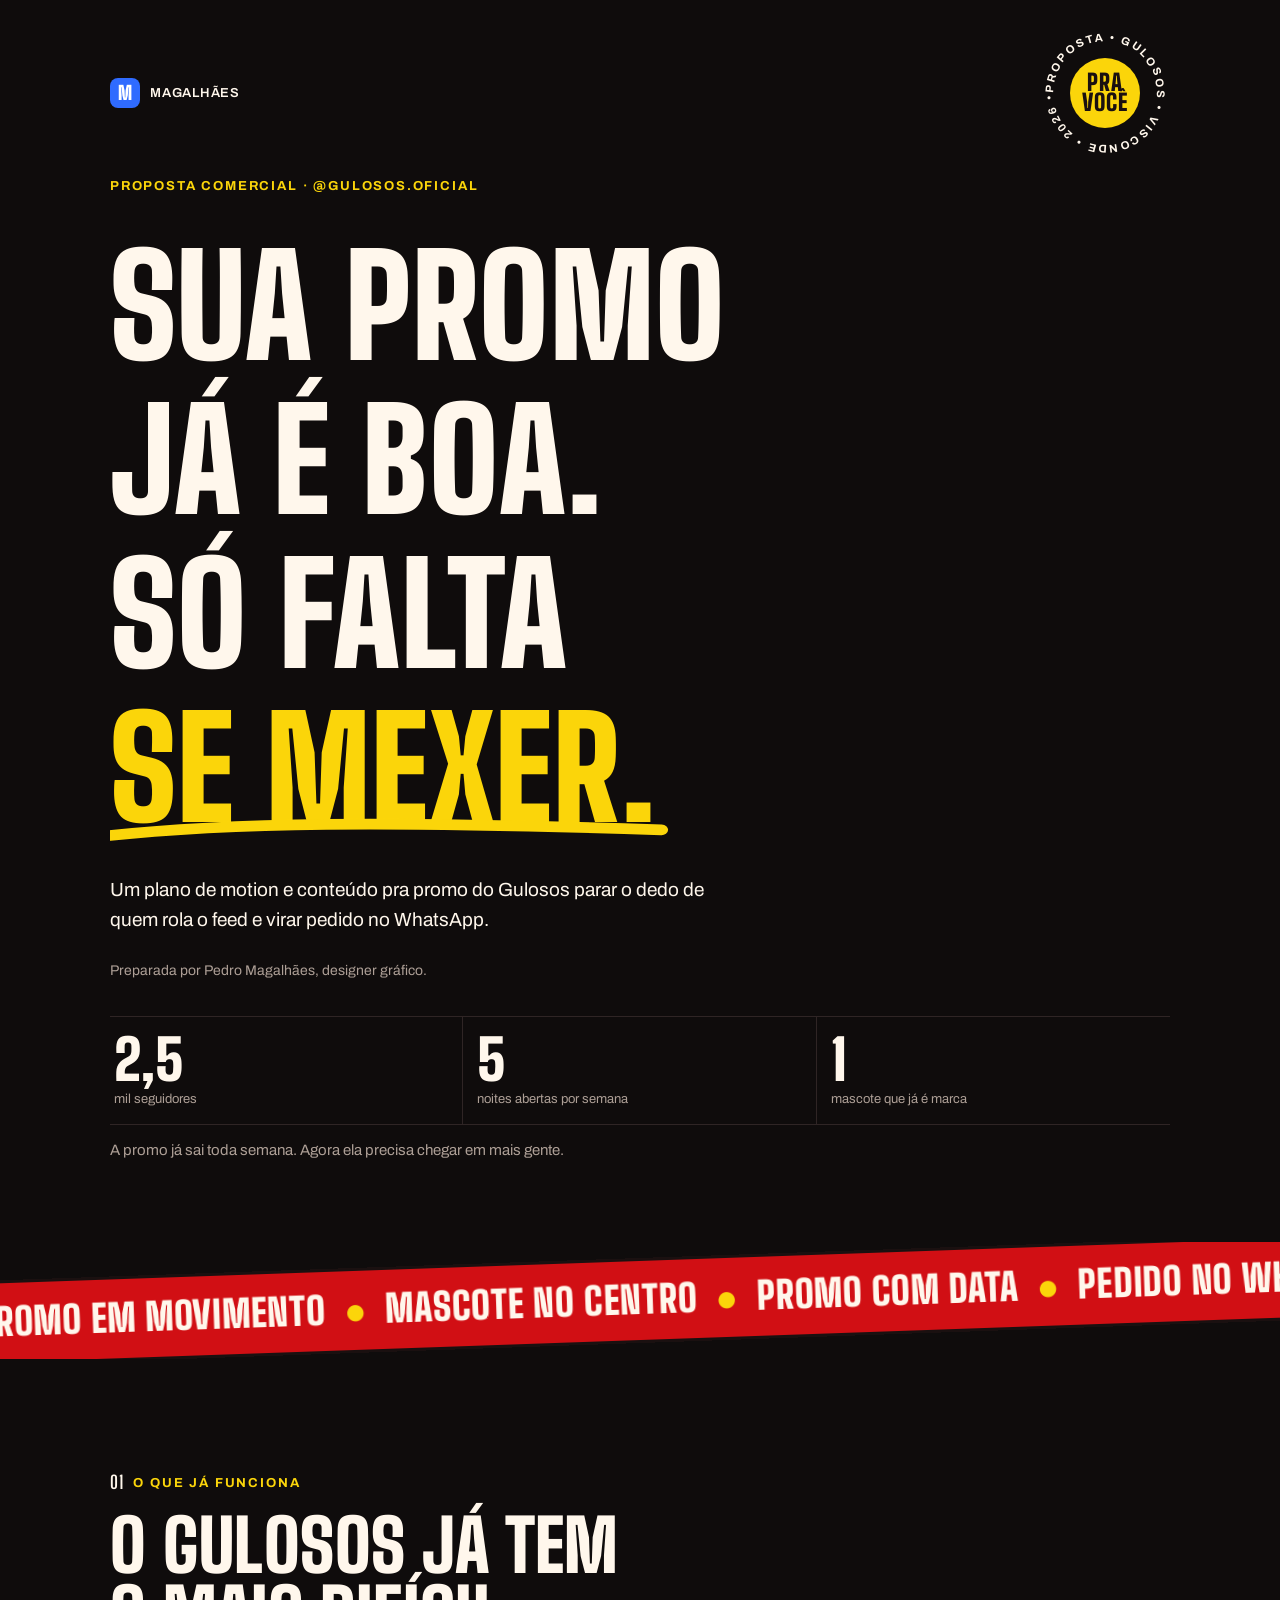
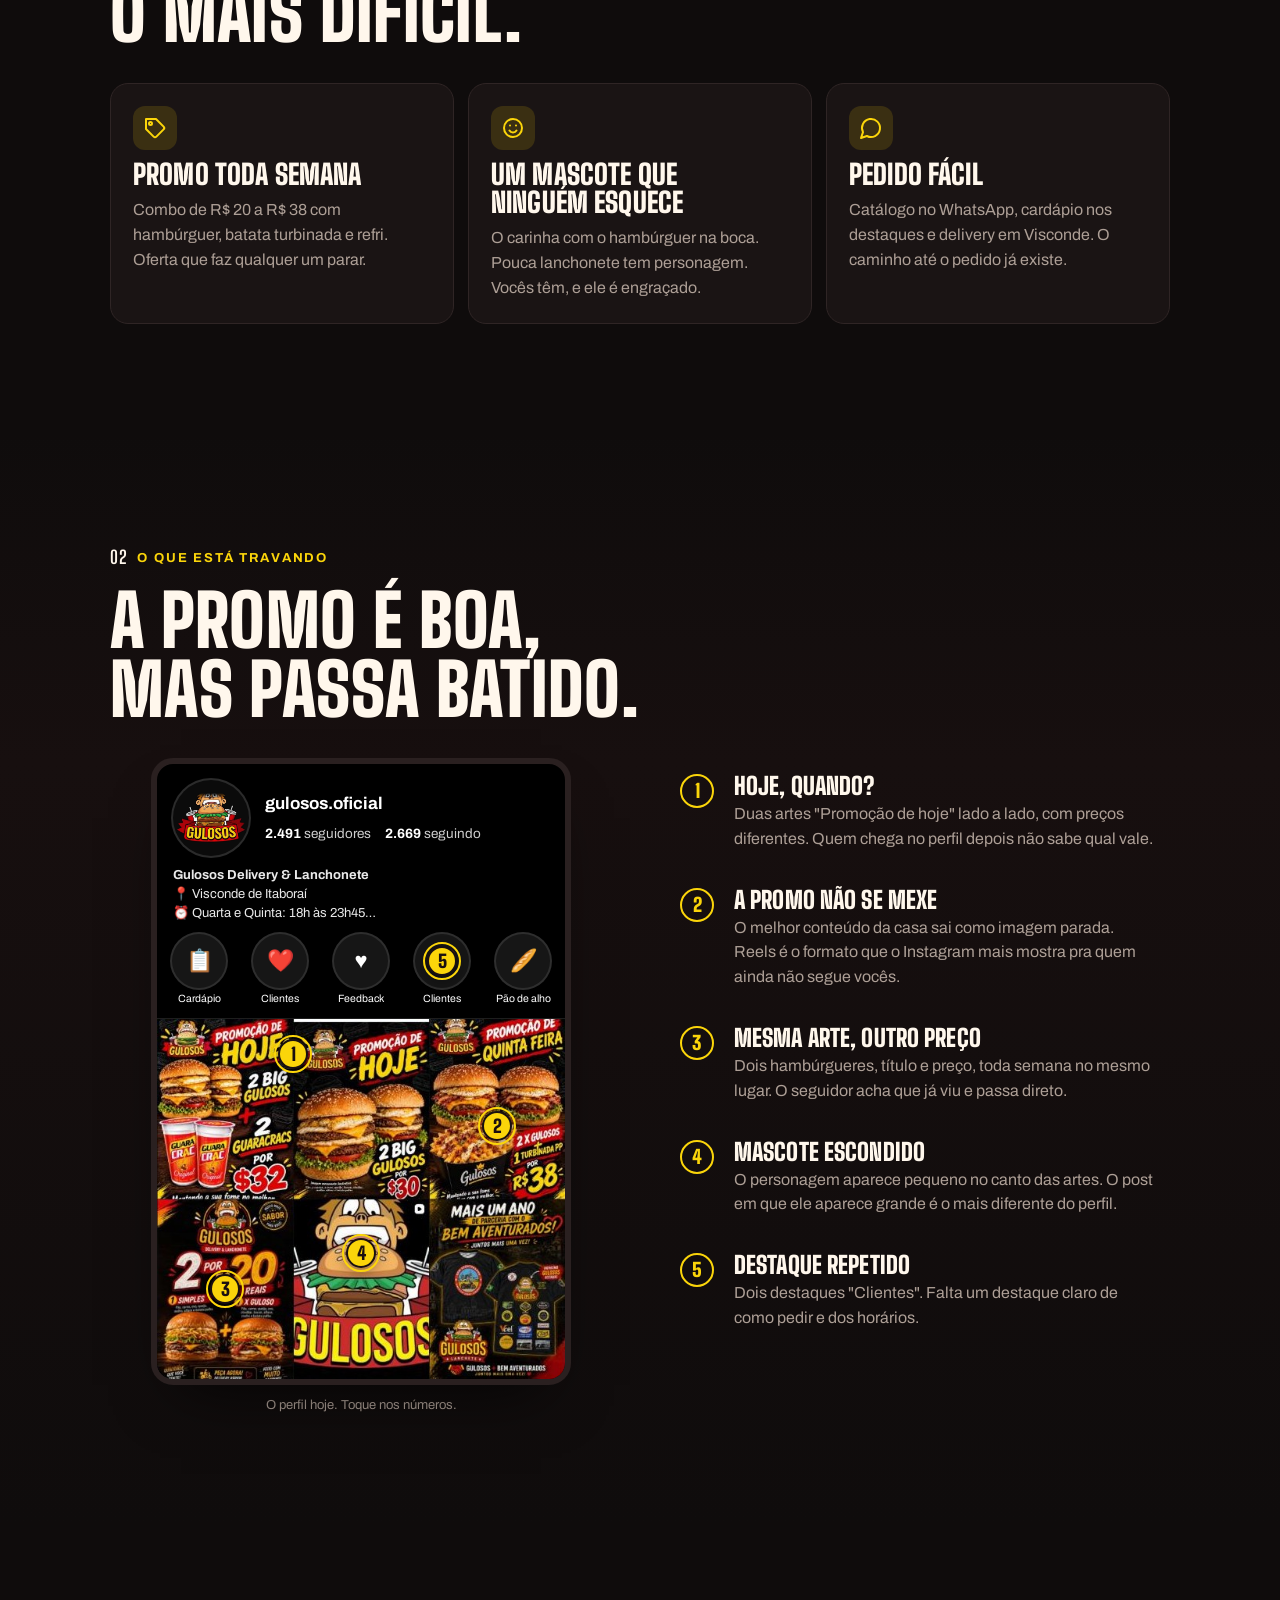
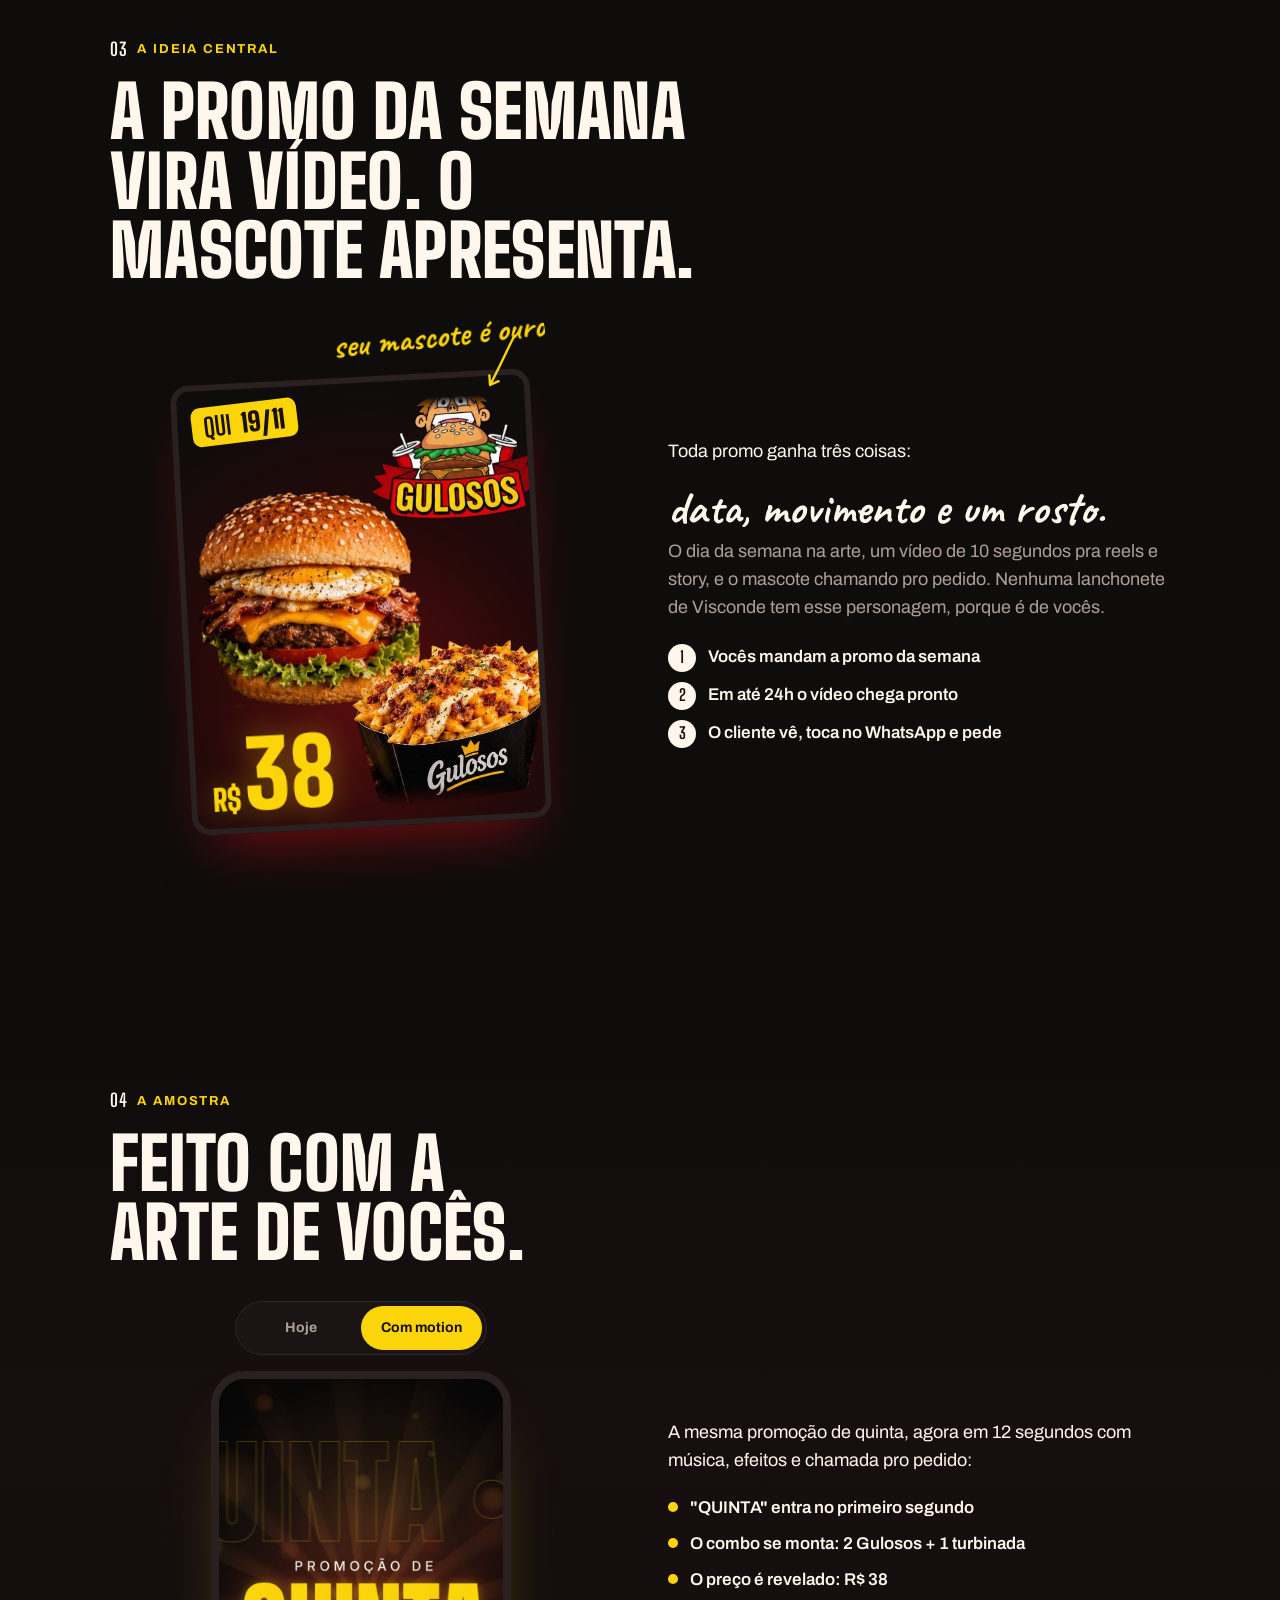
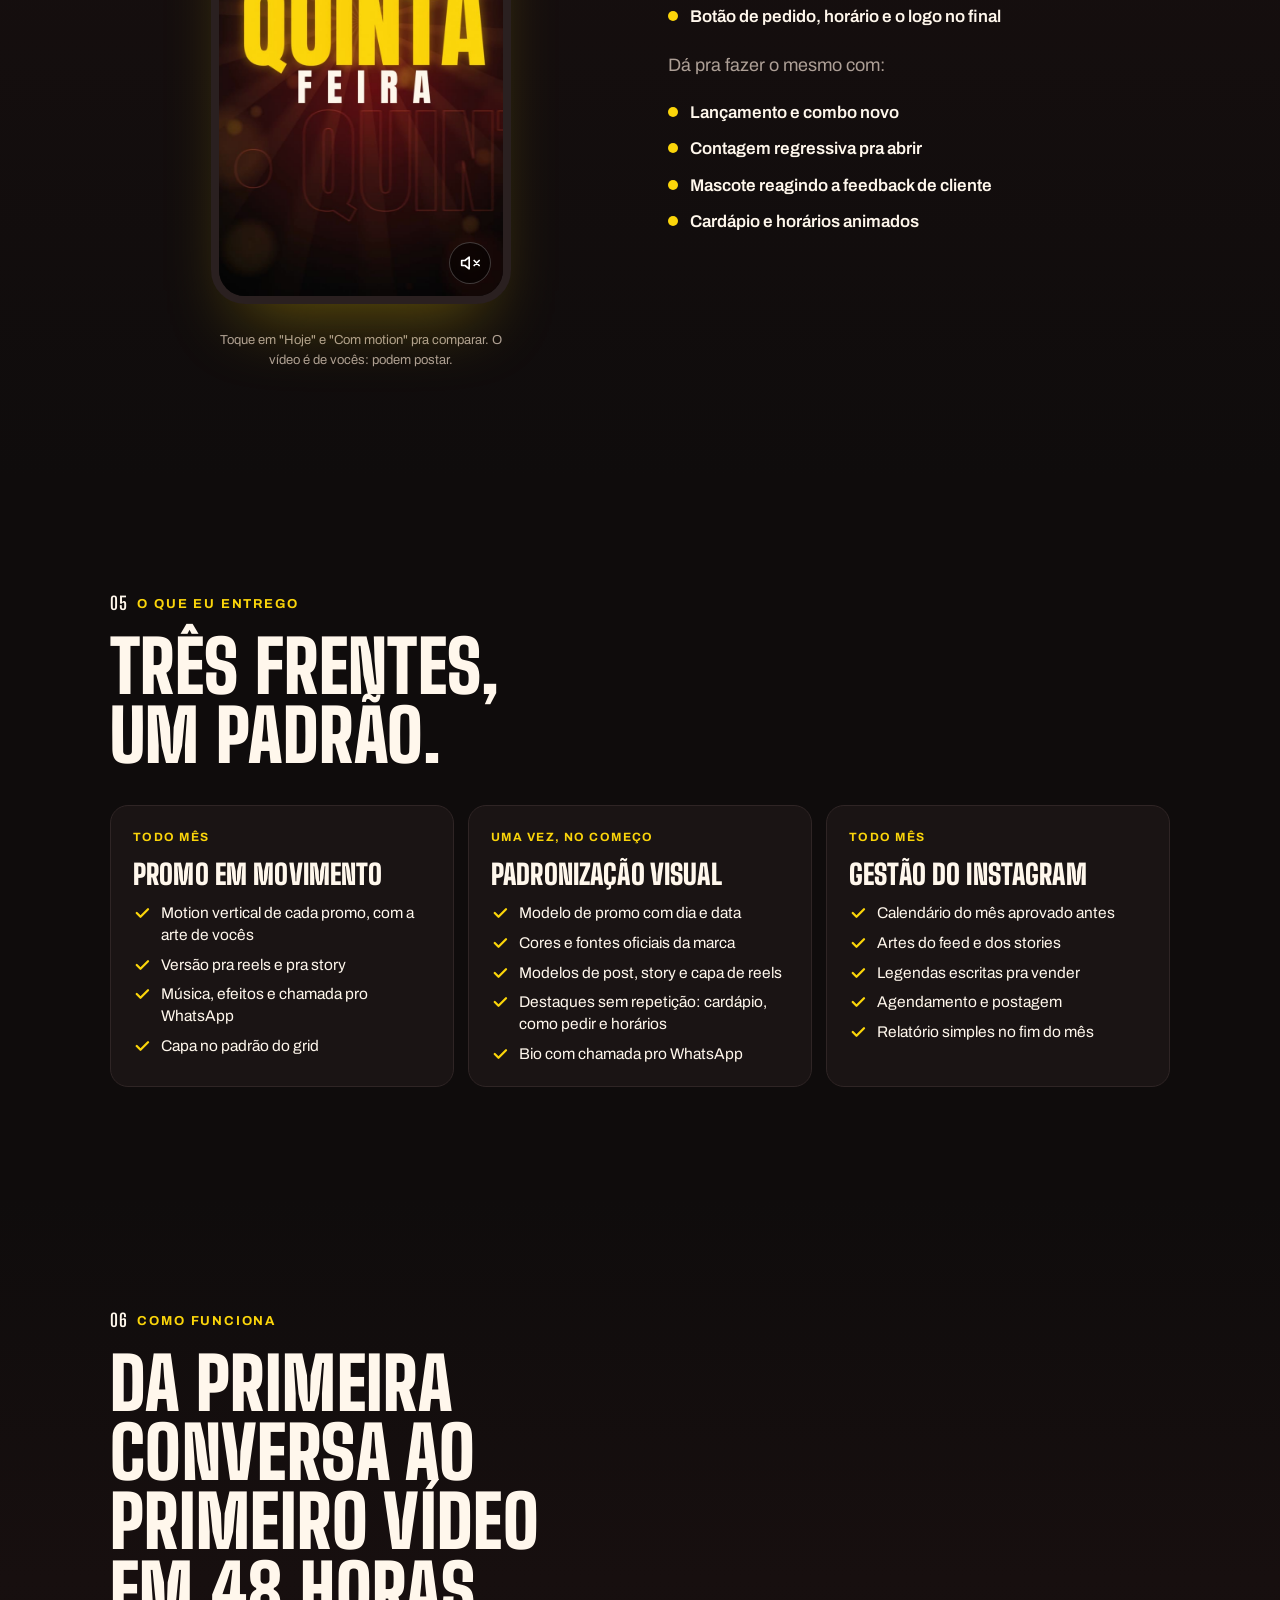
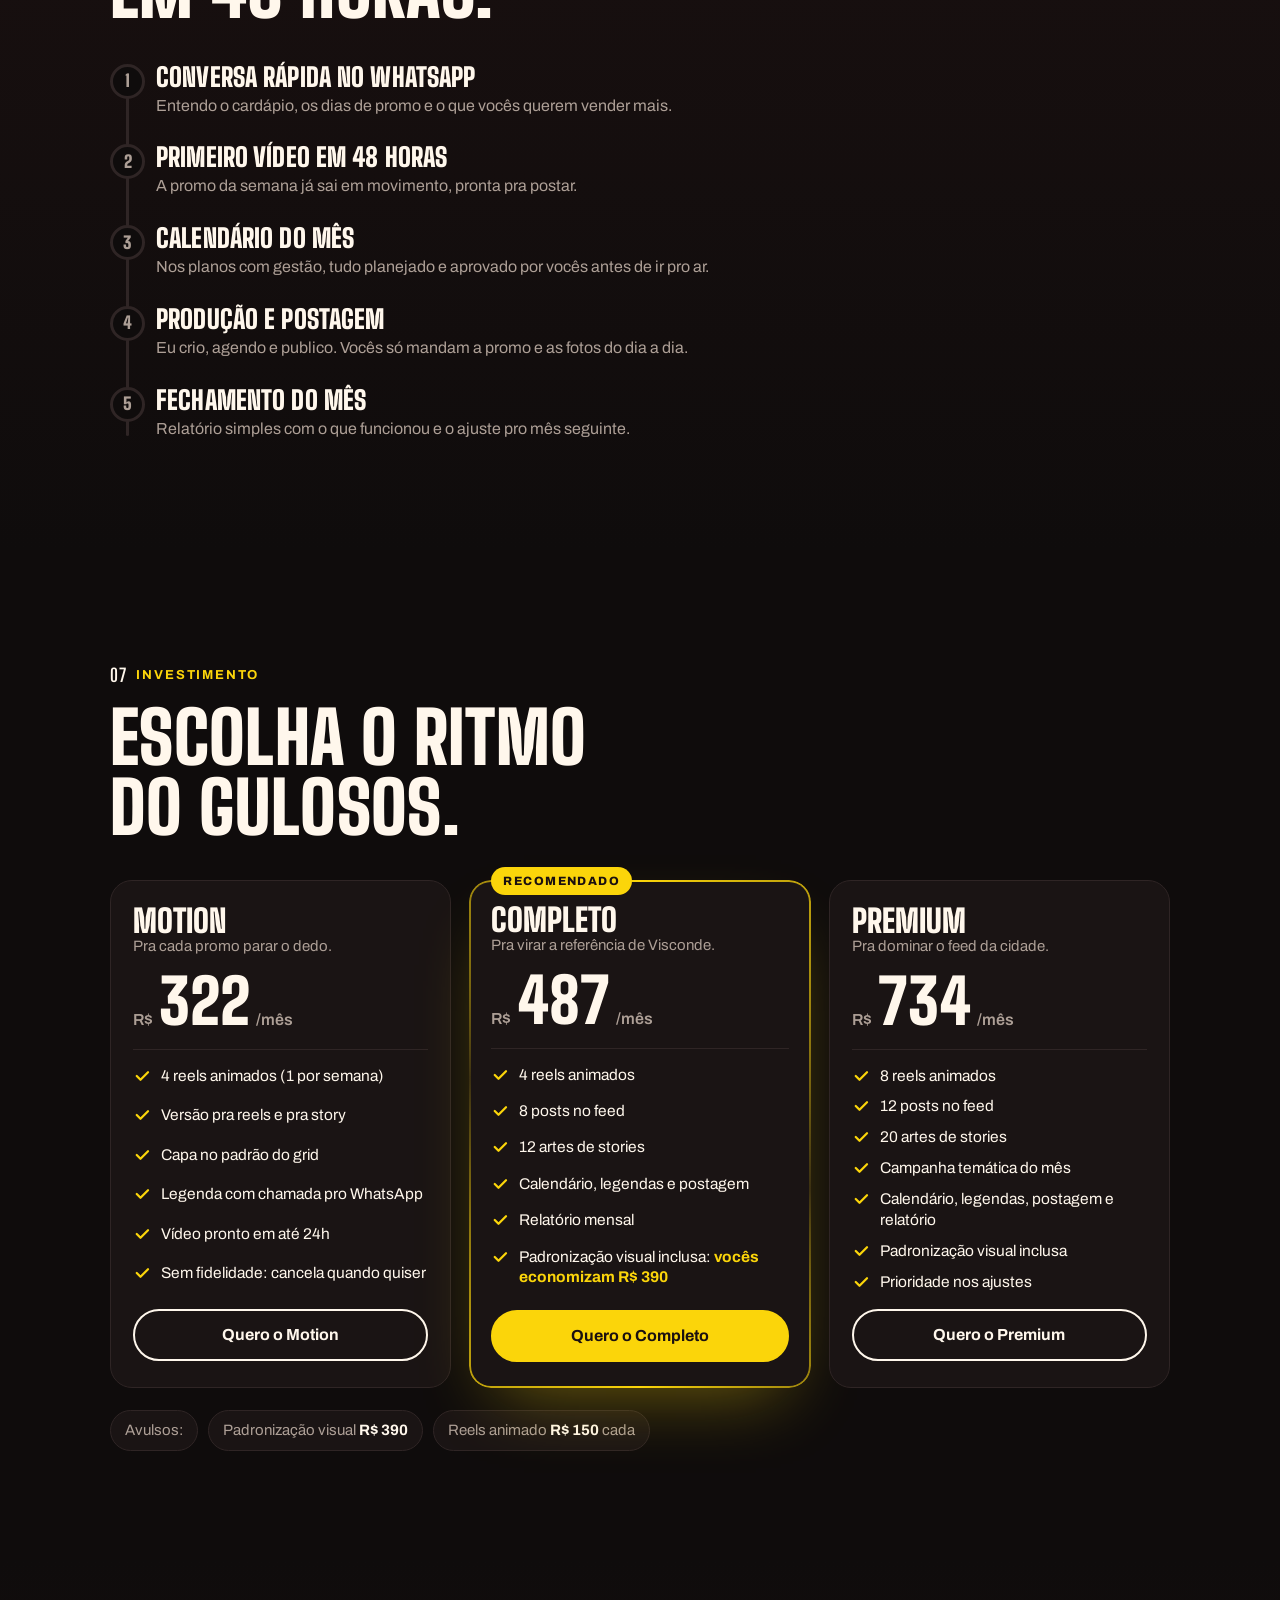
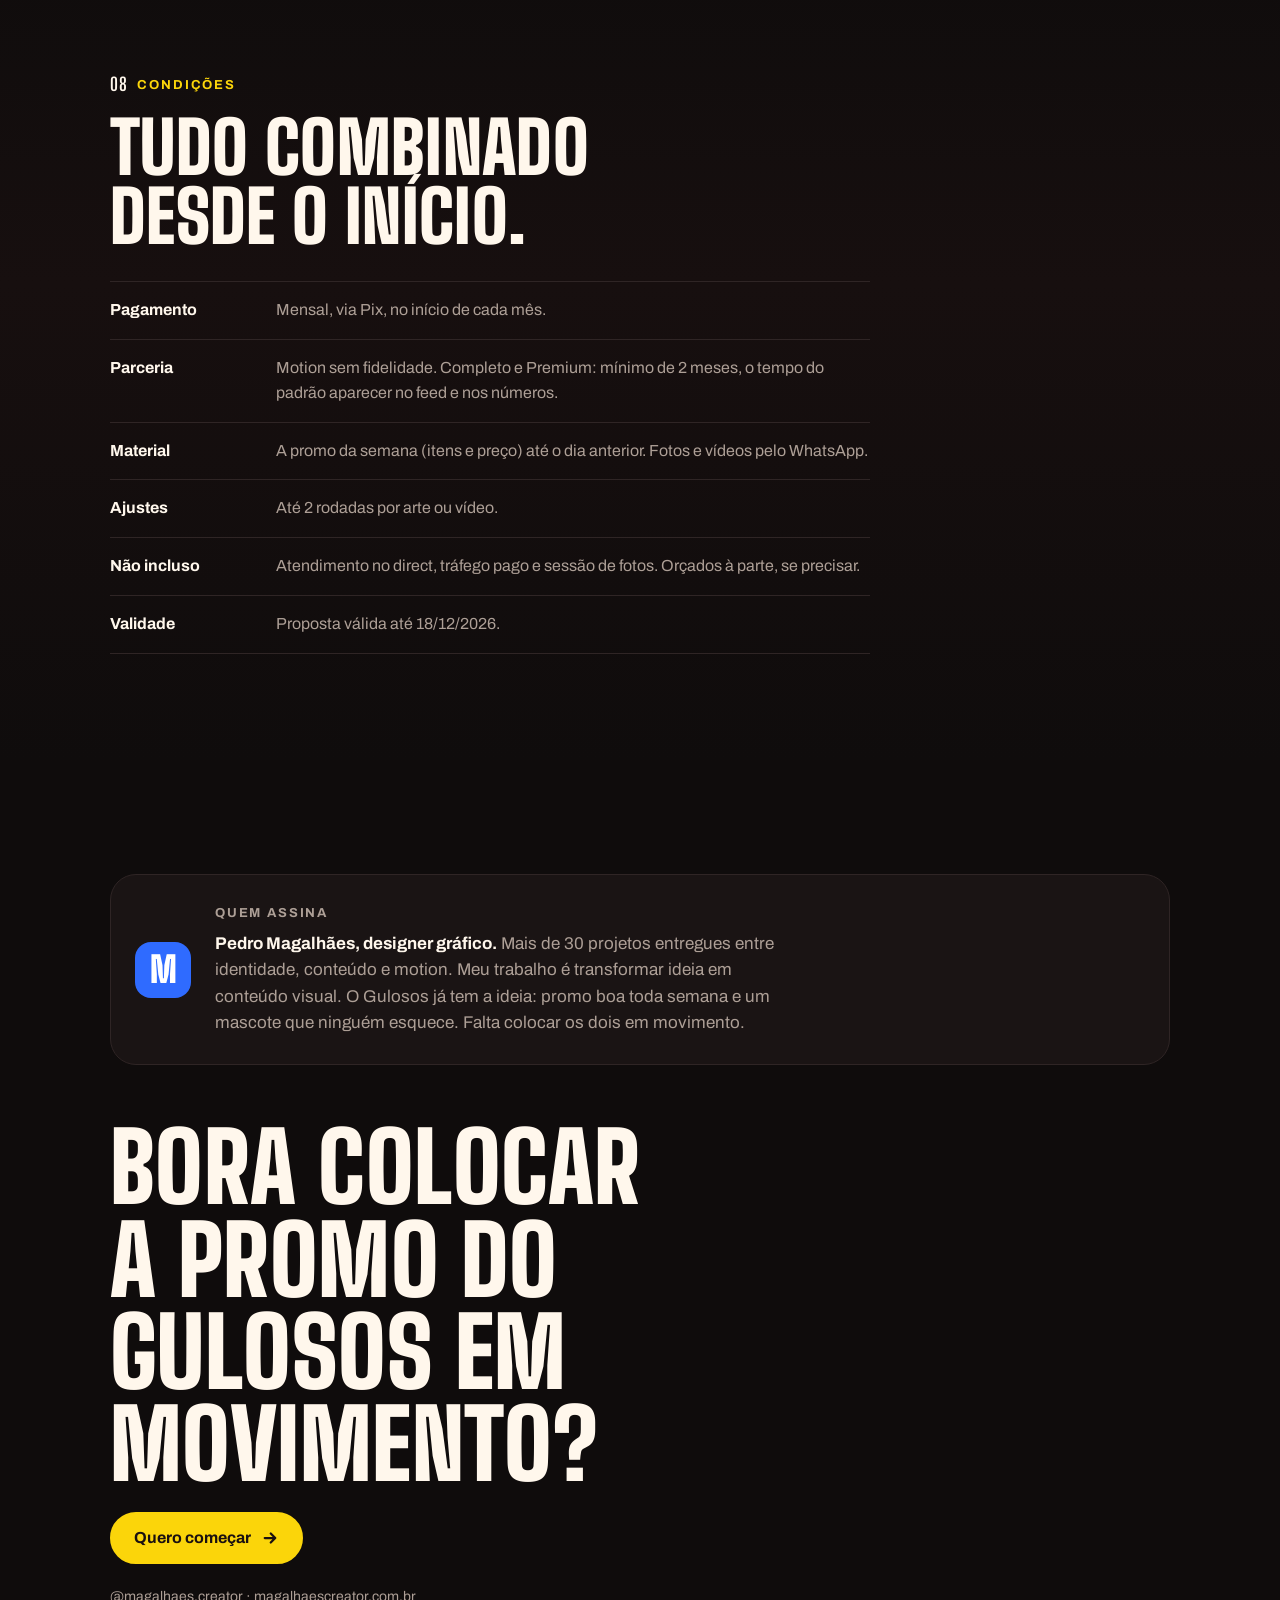
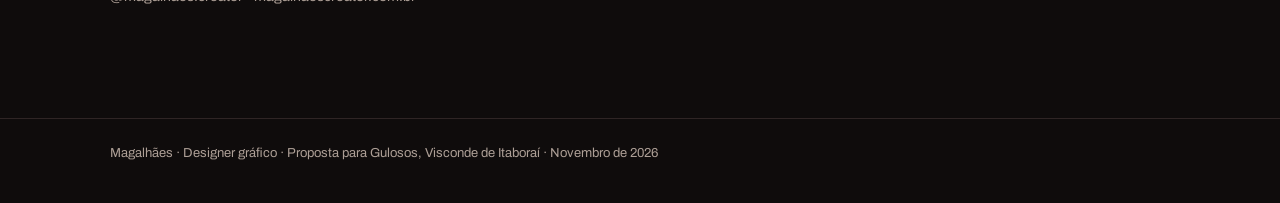
<file: gulosos/index.html>
<!DOCTYPE html>
<html lang="pt-BR">
<head>
<meta charset="utf-8">
<meta name="viewport" content="width=device-width, initial-scale=1">
<title>Proposta Gulosos</title>
<meta name="robots" content="noindex, nofollow">
<meta name="description" content="Sua promo já é boa. Só falta se mexer. Proposta de motion e conteúdo para o Gulosos, por Magalhães.">
<meta property="og:type" content="website">
<meta property="og:title" content="Proposta para o Gulosos">
<meta property="og:description" content="Sua promo já é boa. Só falta se mexer.">
<meta property="og:image" content="https://magalhaescreator.com.br/gulosos/capa.jpg">
<meta property="og:url" content="https://magalhaescreator.com.br/gulosos/">
<meta name="theme-color" content="#0F0C0C">
<link rel="icon" href="../assets/img/favicon.svg" type="image/svg+xml">
<link rel="preconnect" href="https://fonts.googleapis.com">
<link rel="preconnect" href="https://fonts.gstatic.com" crossorigin>
<link href="https://fonts.googleapis.com/css2?family=Archivo:wght@400;500;600;700&family=Big+Shoulders+Display:wght@700;800;900&family=Caveat:wght@500;700&display=swap" rel="stylesheet">
<style>
:root{
  /* Layout: uma coluna no celular, duas no desktop; preto com vermelho e amarelo do Gulosos */
  --bg:#0F0C0C;
  --surface:#1A1414;
  --line:#2F2525;
  --ink:#FFF7EC;
  --muted:#AD9F96;
  --accent:#FBD50A;
  --red:#D10F14;
  --paper:#FFF7EC;
  --paper-ink:#1A1010;
  --blue:#2F6BFF;
  --f-display:"Big Shoulders Display","Arial Narrow",Impact,sans-serif;
  --f-body:"Archivo","Helvetica Neue",Arial,sans-serif;
  --f-hand:"Caveat","Segoe Print","Bradley Hand",cursive;
  --ease:cubic-bezier(.2,.8,.2,1);
  color-scheme:dark;
}
*{box-sizing:border-box}
html{-webkit-text-size-adjust:100%;scroll-behavior:smooth}
html,body{overflow-x:clip}
body{margin:0;background:var(--bg);color:var(--ink);font-family:var(--f-body);font-size:17px;line-height:1.55;overflow-x:hidden}
img{max-width:100%;display:block}
a{color:inherit}
:focus-visible{outline:3px solid var(--accent);outline-offset:3px;border-radius:6px}
.wrap{max-width:1100px;margin:0 auto;padding:0 20px}
section{padding:76px 0}
.eyebrow{font-family:var(--f-body);font-size:13px;font-weight:700;letter-spacing:.14em;text-transform:uppercase;color:var(--accent);display:flex;gap:10px;align-items:center;margin:0 0 14px}
.eyebrow b{font-family:var(--f-display);font-size:18px;letter-spacing:.04em;color:var(--ink)}
h1,h2,h3{font-family:var(--f-display);font-weight:900;text-transform:uppercase;line-height:.9;letter-spacing:.005em;margin:0;text-wrap:balance}
h2{font-size:clamp(40px,9vw,72px);max-width:16ch}
h3{font-size:28px;line-height:1}
p{margin:0}
.lead{font-size:18px;color:var(--muted);max-width:56ch}
.hand{font-family:var(--f-hand);font-weight:700}

/* ---------- reveal ---------- */
.pre{opacity:0;transform:translateY(28px)}
[data-reveal]{transition:opacity .8s var(--ease),transform .8s var(--ease);transition-delay:var(--d,0s)}

/* ---------- HERO ---------- */
.hero{padding:28px 0 56px;position:relative}
.topbar{display:flex;justify-content:space-between;align-items:center;font-size:13px;color:var(--muted);letter-spacing:.06em;text-transform:uppercase;font-weight:600}
.topbar .who{display:flex;gap:10px;align-items:center;color:var(--ink)}
.mono{width:30px;height:30px;border-radius:8px;background:var(--blue);display:grid;place-items:center;font-family:var(--f-display);font-weight:900;font-size:19px;color:#fff}
.hero-grid{display:grid;gap:26px;margin-top:18px;position:relative}
.stamp{position:relative;width:96px;height:96px;flex:none}
.stamp svg{width:100%;height:100%;animation:spin 16s linear infinite}
.stamp .disc{position:absolute;inset:22px;border-radius:50%;background:var(--accent);display:grid;place-items:center;color:var(--paper-ink);font-family:var(--f-display);font-weight:900;font-size:17px;line-height:.85;text-align:center;animation:popIn .9s .9s var(--ease) both}
@keyframes spin{to{transform:rotate(360deg)}}
@keyframes popIn{from{transform:scale(0) rotate(-40deg)}to{transform:none}}
.h1{font-size:clamp(50px,13.2vw,140px);position:relative;z-index:1}
.h1 .ln:last-child{padding-bottom:.28em;margin-bottom:-.2em}
.h1 .ln{display:block;overflow:hidden;padding-top:.16em;margin-top:-.16em;padding-bottom:.1em;margin-bottom:-.06em}
.h1 .ln>span{display:inline-block;animation:lineUp 1s var(--ease) both}
.h1 .ln:nth-child(2)>span{animation-delay:.12s}
.h1 .ln:nth-child(3)>span{animation-delay:.24s}
.h1 .ln:nth-child(4)>span{animation-delay:.36s}
@keyframes lineUp{from{transform:translateY(105%)}to{transform:none}}
.accent{color:var(--accent);position:relative;display:inline-block}
.accent svg{position:absolute;left:-2%;bottom:-.06em;width:104%;height:.22em;overflow:visible}
.accent path{fill:none;stroke:var(--accent);stroke-width:7;stroke-linecap:round;stroke-dasharray:100;stroke-dashoffset:100;animation:draw 1.1s 1.1s var(--ease) forwards}
@keyframes draw{to{stroke-dashoffset:0}}
.hero .lead{animation:fadeUp .9s .55s var(--ease) both;font-size:19px;color:var(--ink);opacity:.92}
.hero .by{font-size:14px;color:var(--muted);animation:fadeUp .9s .7s var(--ease) both}
@keyframes fadeUp{from{opacity:0;transform:translateY(16px)}to{opacity:1;transform:none}}
.stats{display:grid;grid-template-columns:repeat(3,1fr);border-top:1px solid var(--line);border-bottom:1px solid var(--line);margin-top:8px;animation:fadeUp .9s .85s var(--ease) both}
.stat{padding:18px 4px 16px;border-right:1px solid var(--line)}
.stat:last-child{border-right:0;padding-left:14px}
.stat:nth-child(2){padding-left:14px}
.stat strong{display:block;font-family:var(--f-display);font-weight:900;font-size:clamp(34px,9vw,56px);line-height:.9;font-variant-numeric:tabular-nums}
.stat span{font-size:13px;color:var(--muted);line-height:1.3;display:block;margin-top:6px}
.note-line{font-size:15px;color:var(--muted);margin-top:14px;animation:fadeUp .9s 1s var(--ease) both}

/* ---------- TICKER ---------- */
.ticker-wrap{overflow:hidden;padding:16px 0}
.ticker{background:var(--red);color:var(--ink);transform:rotate(-2deg);margin:0 -24px;overflow:hidden;border-block:3px solid var(--paper-ink)}
.ticker .track{display:flex;width:max-content;animation:marquee 26s linear infinite}
.ticker span{font-family:var(--f-display);font-weight:900;font-size:30px;text-transform:uppercase;white-space:nowrap;padding:10px 0;letter-spacing:.02em}
.ticker i{font-style:normal;margin:0 18px;color:var(--accent)}
@keyframes marquee{to{transform:translateX(-50%)}}

/* ---------- CARDS ---------- */
.cards{display:grid;gap:14px;grid-template-columns:repeat(auto-fit,minmax(250px,1fr));margin-top:34px}
.card{background:var(--surface);border:1px solid var(--line);border-radius:18px;padding:22px;display:grid;gap:10px;align-content:start}
.card .ico{width:44px;height:44px;border-radius:12px;background:rgba(251,213,10,.14);display:grid;place-items:center;color:var(--accent)}
.card .ico svg{width:24px;height:24px}
.card p{color:var(--muted);font-size:16px}

/* ---------- DIAGNÓSTICO ---------- */
.diag{display:grid;gap:34px;margin-top:34px;align-items:start}
.shot{position:relative;border-radius:22px;overflow:hidden;max-width:420px;width:100%;margin:0 auto;border:6px solid #2a2020;box-shadow:0 30px 60px -30px rgba(0,0,0,.8)}
.shot img{width:100%}
.mk{position:absolute;width:30px;height:30px;margin:-15px 0 0 -15px;border-radius:50%;background:var(--accent);color:var(--paper-ink);font-family:var(--f-display);font-weight:900;font-size:18px;display:grid;place-items:center;border:2px solid var(--paper-ink);box-shadow:0 4px 14px rgba(0,0,0,.45);cursor:pointer;padding:0}
.mk::after{content:"";position:absolute;inset:-6px;border-radius:50%;border:2px solid var(--accent);animation:pulse 2.2s ease-out infinite;animation-delay:var(--pd,0s)}
@keyframes pulse{0%{transform:scale(.7);opacity:1}100%{transform:scale(1.7);opacity:0}}
.shot.go .mk{animation:mkPop .6s var(--ease) both;animation-delay:calc(.25s + var(--i)*.18s)}
@keyframes mkPop{from{transform:scale(0)}60%{transform:scale(1.25)}to{transform:scale(1)}}
.shot-cap{font-size:13px;color:var(--muted);text-align:center;margin-top:10px}
.issues{list-style:none;margin:0;padding:0;display:grid;gap:4px;counter-reset:n}
.issues li{display:grid;grid-template-columns:42px 1fr;gap:12px;padding:16px 12px;border-radius:14px;transition:background .3s}
.issues li.hot{background:var(--surface)}
.issues .num{width:34px;height:34px;border-radius:50%;border:2px solid var(--accent);color:var(--accent);display:grid;place-items:center;font-family:var(--f-display);font-weight:900;font-size:19px;transition:background .3s,color .3s}
.issues li.hot .num{background:var(--accent);color:var(--paper-ink)}
.issues h3{font-size:24px;margin-bottom:4px}
.issues p{color:var(--muted);font-size:16px}

/* ---------- BILHETE ---------- */
.bilhete{display:grid;gap:36px;align-items:center;margin-top:34px}
.napkin-wrap{position:relative;max-width:360px;margin:0 auto;padding:10px 0 40px}
.napkin{transform:rotate(-4deg);border-radius:6px;overflow:hidden;box-shadow:0 30px 50px -20px rgba(0,0,0,.7);border:8px solid var(--paper)}
.napkin-wrap .tag{position:absolute;right:-6px;bottom:0;font-family:var(--f-hand);font-weight:700;font-size:34px;color:var(--accent);transform:rotate(-6deg);line-height:1}
.napkin-wrap .tag svg{width:70px;height:46px;position:absolute;left:-58px;top:-40px;overflow:visible}
.napkin-wrap .tag path{fill:none;stroke:var(--accent);stroke-width:3;stroke-linecap:round;stroke-linejoin:round}
.write{display:inline-block}
.write.go{animation:write 1.4s steps(28) both}
@keyframes write{from{clip-path:inset(0 100% 0 0)}to{clip-path:inset(0 0 0 0)}}
.loop{display:grid;gap:10px;margin-top:22px}
.loop div{display:flex;gap:12px;align-items:center;font-weight:600}
.loop b{flex:none;width:28px;height:28px;border-radius:50%;background:var(--paper);color:var(--paper-ink);display:grid;place-items:center;font-family:var(--f-display);font-size:16px}
.big-quote{font-family:var(--f-hand);font-weight:700;font-size:clamp(34px,7vw,46px);line-height:1.05;color:var(--paper);margin:18px 0 6px}

/* ---------- MOCK PERFIL ---------- */
.mock-area{display:grid;gap:34px;margin-top:34px;align-items:start}
.ig{background:#fff;border-radius:24px;padding:16px 0 0;max-width:420px;width:100%;margin:0 auto;color:#111;border:6px solid #2a2020;box-shadow:0 30px 60px -30px rgba(0,0,0,.8);overflow:hidden}
.hl{display:flex;justify-content:space-around;padding:0 8px 14px}
.hl div{display:grid;justify-items:center;gap:6px;font-size:11px;font-weight:600}
.hl i{width:54px;height:54px;border-radius:50%;background:var(--bg);border:3px solid #fff;box-shadow:0 0 0 2px var(--accent);display:grid;place-items:center;color:#fff}
.hl svg{width:24px;height:24px}
.grid9{display:grid;grid-template-columns:repeat(3,1fr);gap:2px}
.tile{aspect-ratio:3/4;position:relative;overflow:hidden;container-type:inline-size;background:#222;background-size:cover;background-position:center}
.tile .shade{position:absolute;inset:0;background:linear-gradient(to top,rgba(0,0,0,.82),rgba(0,0,0,0) 58%)}
.tile .lab{position:absolute;left:8cqw;right:8cqw;bottom:8cqw;font-family:var(--f-display);font-weight:900;text-transform:uppercase;color:#fff;font-size:17cqw;line-height:.88}
.tile .lab small{display:block;font-family:var(--f-body);font-weight:700;font-size:7.5cqw;letter-spacing:.08em;color:var(--accent);margin-bottom:3cqw}
.tile .pin,.tile .play{position:absolute;top:6cqw;right:6cqw;width:13cqw;height:13cqw;color:#fff;filter:drop-shadow(0 1px 2px rgba(0,0,0,.5))}
.t-black{background:var(--bg);color:#fff}
.t-orange{background:var(--accent);color:var(--paper-ink)}
.t-paper{background:var(--paper);color:var(--paper-ink)}
.tile .stack{position:absolute;inset:9cqw;display:flex;flex-direction:column;justify-content:flex-end;font-family:var(--f-display);font-weight:900;text-transform:uppercase;line-height:.86}
.t-black .stack .s{font-family:var(--f-body);font-size:8cqw;font-weight:600;letter-spacing:.06em;color:var(--muted);text-transform:uppercase}
.t-black .stack .b{font-size:17cqw}
.t-black .arrow{width:22cqw;height:22cqw;border-radius:50%;background:var(--accent);display:grid;place-items:center;color:var(--paper-ink);margin-top:6cqw}
.t-black .arrow svg{width:12cqw;height:12cqw}
.t-orange .stack .b{font-size:29cqw}
.t-orange .stack .s{font-family:var(--f-body);font-weight:700;font-size:7.5cqw;letter-spacing:.04em;margin-top:5cqw;line-height:1.3;text-transform:none}
.t-paper .hw{position:absolute;inset:10cqw 9cqw auto;font-family:var(--f-hand);font-weight:700;font-size:14.5cqw;line-height:1.02}
.t-paper .sig{position:absolute;left:9cqw;bottom:8cqw;font-family:var(--f-body);font-weight:700;font-size:6.6cqw;letter-spacing:.1em;text-transform:uppercase;color:var(--accent)}
.poll{position:absolute;inset:9cqw;display:flex;flex-direction:column;gap:6cqw}
.poll .q{font-family:var(--f-display);font-weight:900;font-size:17cqw;line-height:.88;text-transform:uppercase}
.poll .opts{display:grid;grid-template-columns:1fr 1fr;gap:5cqw;margin-top:auto}
.poll .opts div{aspect-ratio:1;border-radius:50%;background-size:cover;background-position:center;position:relative;border:1.5cqw solid var(--accent)}
.poll .opts b{position:absolute;bottom:-4cqw;left:50%;transform:translateX(-50%);background:var(--accent);color:var(--paper-ink);font-family:var(--f-display);font-size:9cqw;width:12cqw;height:12cqw;border-radius:50%;display:grid;place-items:center}
.grid9.go .tile,.hl.go div{animation:tileIn .7s var(--ease) both;animation-delay:calc(var(--i)*.09s)}
@keyframes tileIn{from{opacity:0;transform:scale(.82) translateY(14px)}to{opacity:1;transform:none}}
.mock-cap{font-size:13px;color:var(--muted);text-align:center;margin-top:10px}
.system{display:grid;gap:18px}
.sw{display:flex;gap:10px;flex-wrap:wrap}
.sw div{display:flex;align-items:center;gap:8px;font-size:14px;font-weight:600;background:var(--surface);border:1px solid var(--line);padding:6px 12px 6px 6px;border-radius:999px}
.sw i{width:24px;height:24px;border-radius:50%;border:1px solid rgba(255,255,255,.15)}
.typo{display:grid;gap:10px}
.typo div{background:var(--surface);border:1px solid var(--line);border-radius:16px;padding:16px 18px;display:flex;justify-content:space-between;align-items:center;gap:16px}
.typo .a{font-family:var(--f-display);font-weight:900;font-size:40px;text-transform:uppercase;line-height:.9}
.typo .h{font-family:var(--f-hand);font-weight:700;font-size:36px;line-height:1;color:var(--paper)}
.typo span{font-size:13px;color:var(--muted);text-align:right}
.fixlist{display:grid;gap:8px;font-size:16px;color:var(--muted)}
.fixlist b{color:var(--ink)}

/* ---------- REELS ---------- */
.reels{display:grid;gap:36px;align-items:center;margin-top:34px}
.phone{width:250px;aspect-ratio:9/16;border-radius:34px;border:8px solid #2a2020;background:#000;margin:0 auto;position:relative;overflow:hidden;box-shadow:0 40px 70px -30px rgba(251,213,10,.35)}
.phone .bgimg{position:absolute;inset:-4%;background-size:cover;background-position:center;animation:kb 7s ease-in-out infinite}
@keyframes kb{0%{transform:scale(1.08) translate(0,0)}50%{transform:scale(1.28) translate(-3%,2%)}100%{transform:scale(1.08) translate(0,0)}}
.phone .dim{position:absolute;inset:0;background:linear-gradient(to top,rgba(0,0,0,.85) 5%,rgba(0,0,0,.1) 55%,rgba(0,0,0,.45))}
.phone .bar{position:absolute;top:12px;left:12px;right:12px;height:3px;background:rgba(255,255,255,.3);border-radius:3px;overflow:hidden}
.phone .bar i{display:block;height:100%;background:#fff;animation:prog 7s linear infinite;transform-origin:left;transform:scaleX(0)}
@keyframes prog{to{transform:scaleX(1)}}
.phone .words{position:absolute;left:18px;right:18px;top:20%;font-family:var(--f-display);font-weight:900;text-transform:uppercase;color:#fff;font-size:50px;line-height:.86}
.phone .words span{display:block;opacity:0}
.phone .words span:nth-child(1){animation:w1 7s var(--ease) infinite}
.phone .words span:nth-child(2){animation:w2 7s var(--ease) infinite}
.phone .words span:nth-child(3){animation:w3 7s var(--ease) infinite}
.phone .words span:nth-child(4){animation:w4 7s var(--ease) infinite;color:var(--accent)}
@keyframes w1{0%,3%{opacity:0;transform:translateX(-40px)}8%,84%{opacity:1;transform:none}90%,100%{opacity:0}}
@keyframes w2{0%,9%{opacity:0;transform:translateX(-40px)}14%,84%{opacity:1;transform:none}90%,100%{opacity:0}}
@keyframes w3{0%,15%{opacity:0;transform:translateX(-40px)}20%,84%{opacity:1;transform:none}90%,100%{opacity:0}}
@keyframes w4{0%,21%{opacity:0;transform:scale(1.6)}27%,84%{opacity:1;transform:none}90%,100%{opacity:0}}
.phone .sticker{position:absolute;left:18px;bottom:64px;background:var(--accent);color:var(--paper-ink);font-family:var(--f-display);font-weight:900;font-size:22px;text-transform:uppercase;padding:6px 12px;border-radius:8px;opacity:0;animation:stk 7s var(--ease) infinite}
@keyframes stk{0%,44%{opacity:0;transform:scale(0) rotate(-20deg)}50%,84%{opacity:1;transform:rotate(-6deg)}90%,100%{opacity:0}}
.phone .brand{position:absolute;left:18px;right:18px;bottom:22px;display:flex;justify-content:space-between;align-items:center;font-size:12px;font-weight:700;letter-spacing:.1em;text-transform:uppercase;color:#fff;opacity:0;animation:brand 7s ease infinite}
@keyframes brand{0%,54%{opacity:0;transform:translateY(8px)}60%,84%{opacity:1;transform:none}90%,100%{opacity:0}}
.phone .brand i{width:26px;height:26px;border-radius:50%;background:var(--accent)}
.bul{display:grid;gap:10px;margin-top:20px;padding:0;list-style:none}
.bul li{display:flex;gap:12px;align-items:baseline;font-weight:600}
.bul li::before{content:"";flex:none;width:10px;height:10px;border-radius:50%;background:var(--accent);transform:translateY(-1px)}

/* ---------- ENTREGAS ---------- */
.serv{display:grid;gap:14px;grid-template-columns:repeat(auto-fit,minmax(280px,1fr));margin-top:34px}
.serv .card{gap:14px}
.serv .when{font-size:12px;font-weight:700;letter-spacing:.12em;text-transform:uppercase;color:var(--accent)}
.serv ul{margin:0;padding:0;list-style:none;display:grid;gap:8px}
.serv li{display:flex;gap:10px;color:var(--ink);font-size:15.5px;line-height:1.4}
.serv li svg{flex:none;width:18px;height:18px;color:var(--accent);margin-top:2px}

/* ---------- TIMELINE ---------- */
.steps{position:relative;margin-top:38px;display:grid;gap:26px;padding-left:46px;max-width:640px}
.steps .rail,.steps .fill{position:absolute;left:16px;top:6px;bottom:6px;width:3px;border-radius:3px}
.steps .rail{background:var(--line)}
.steps .fill{background:var(--accent);bottom:auto;height:calc(var(--p,1)*(100% - 12px));transition:height .15s linear}
.step{position:relative}
.step .dot{position:absolute;left:-46px;top:0;width:35px;height:35px;border-radius:50%;background:var(--bg);border:3px solid var(--line);display:grid;place-items:center;font-family:var(--f-display);font-weight:900;font-size:17px;color:var(--muted);transition:all .4s var(--ease)}
.step.on .dot{border-color:var(--accent);background:var(--accent);color:var(--paper-ink);transform:scale(1.08)}
.step h3{font-size:26px;margin-bottom:4px}
.step p{color:var(--muted);font-size:16px}

/* ---------- PACOTES ---------- */
.plans{display:grid;gap:18px;grid-template-columns:repeat(auto-fit,minmax(280px,1fr));margin-top:38px;align-items:stretch}
.plan{background:var(--surface);border:1px solid var(--line);border-radius:22px;padding:26px 22px;display:flex;flex-direction:column;gap:16px;position:relative}
.plan .pname{font-family:var(--f-display);font-weight:900;font-size:32px;text-transform:uppercase;line-height:.9}
.plan .for{color:var(--muted);font-size:15px}
.price{display:flex;align-items:baseline;gap:6px;font-variant-numeric:tabular-nums}
.price small{font-size:16px;font-weight:600;color:var(--muted)}
.price strong{font-family:var(--f-display);font-weight:900;font-size:62px;line-height:.85}
.plan ul{list-style:none;margin:0;padding:16px 0 0;border-top:1px solid var(--line);display:grid;gap:10px;flex:1}
.plan li{display:flex;gap:10px;font-size:15.5px;line-height:1.35}
.plan li svg{flex:none;width:18px;height:18px;color:var(--accent);margin-top:1px}
.plan li.off{color:var(--muted)}
.plan li.off svg{color:var(--muted)}
.plan li b{color:var(--accent)}
.btn{display:inline-flex;justify-content:center;align-items:center;gap:10px;min-height:52px;padding:0 22px;border-radius:999px;font-weight:700;font-size:16px;text-decoration:none;border:2px solid var(--ink);color:var(--ink);transition:transform .2s var(--ease),background .2s,color .2s}
.btn:hover{background:var(--ink);color:var(--bg)}
.btn:active{transform:scale(.97)}
.btn.solid{background:var(--accent);border-color:var(--accent);color:var(--paper-ink)}
.btn.solid:hover{background:var(--ink);border-color:var(--ink)}
.btn svg{width:18px;height:18px}
@property --a{syntax:"<angle>";initial-value:0deg;inherits:false}
.plan.rec{border:0;background:var(--surface);box-shadow:0 30px 70px -30px rgba(251,213,10,.45)}
.plan.rec::before{content:"";position:absolute;inset:0;border-radius:22px;padding:2px;background:conic-gradient(from var(--a),var(--accent),rgba(251,213,10,.15) 30%,var(--accent) 50%,rgba(251,213,10,.15) 80%,var(--accent));-webkit-mask:linear-gradient(#000 0 0) content-box,linear-gradient(#000 0 0);-webkit-mask-composite:xor;mask-composite:exclude;animation:rot 5s linear infinite;pointer-events:none}
@keyframes rot{to{--a:360deg}}
.badge{position:absolute;top:-13px;left:22px;background:var(--accent);color:var(--paper-ink);font-size:12px;font-weight:800;letter-spacing:.12em;text-transform:uppercase;padding:5px 12px;border-radius:999px}
.extras{margin-top:22px;display:flex;flex-wrap:wrap;gap:10px;font-size:15px;color:var(--muted)}
.extras span{background:var(--surface);border:1px solid var(--line);padding:8px 14px;border-radius:999px}
.extras b{color:var(--ink)}

/* ---------- CONDIÇÕES ---------- */
.conds{display:grid;gap:0;margin-top:30px;border-top:1px solid var(--line);max-width:760px}
.conds div{display:grid;grid-template-columns:150px 1fr;gap:16px;padding:16px 0;border-bottom:1px solid var(--line);font-size:16px}
.conds dt,.conds .k{font-weight:700;color:var(--ink)}
.conds .v{color:var(--muted)}

/* ---------- FINAL ---------- */
.final{padding-bottom:110px}
.sign{display:grid;gap:24px;align-items:center;background:var(--surface);border:1px solid var(--line);border-radius:26px;padding:28px 24px;position:relative;overflow:hidden}
.sign .mono{width:56px;height:56px;border-radius:16px;font-size:36px}
.sign p{color:var(--muted);max-width:58ch}
.sign p b{color:var(--ink)}
.cta{margin-top:56px;display:grid;gap:22px;justify-items:start}
.cta h2{font-size:clamp(46px,11vw,96px);max-width:14ch}
.cta .small{font-size:14px;color:var(--muted)}
footer{border-top:1px solid var(--line);padding:24px 0 40px;font-size:13px;color:var(--muted)}
.float{position:fixed;left:50%;bottom:16px;transform:translate(-50%,120px);opacity:0;pointer-events:none;transition:transform .45s var(--ease),opacity .3s;z-index:20;box-shadow:0 12px 30px rgba(0,0,0,.5)}
.float.show{transform:translate(-50%,0);opacity:1;pointer-events:auto}

/* ---------- DESKTOP ---------- */
@media (min-width:880px){
  section{padding:110px 0}
  .hero{padding-bottom:80px}
  .stamp{width:130px;height:130px}
  .stamp .disc{inset:30px;font-size:23px}
  .diag,.bilhete,.mock-area,.reels{grid-template-columns:1fr 1fr;gap:56px}
  .reels .phone{order:2}
  .sign{grid-template-columns:auto 1fr}
  .ticker span{font-size:38px}
}
@media (max-width:420px){
  .conds div{grid-template-columns:1fr;gap:4px}
  .stat span{font-size:12px}
}
@media (prefers-reduced-motion:reduce){
  *,*::before,*::after{animation-duration:.001s !important;animation-iteration-count:1 !important;transition:none !important;scroll-behavior:auto !important}
  .phone .words span,.phone .sticker,.phone .brand{opacity:1;animation:none !important}
  .accent path{stroke-dashoffset:0}
  .pre{opacity:1;transform:none}
}
@media print{.pre{opacity:1;transform:none}.float{display:none}}

/* ---------- PERFIL (mock escuro) ---------- */
.igp{background:#000;padding-top:16px;color:#fff;font-family:var(--f-body)}
.igp-head{display:flex;gap:16px;align-items:center;padding:0 16px 10px}
.igp-av{flex:none;width:76px;height:76px;border-radius:50%;background:#0b0b0b;box-shadow:0 0 0 2px #2b2b2b;display:grid;place-items:center;overflow:hidden}
.igp-av img{width:92%}
.igp-user{font-weight:700;font-size:17px;margin-bottom:6px}
.igp-nums{display:flex;gap:14px;font-size:13.5px;color:#cfcfcf}
.igp-nums b{color:#fff}
.igp-bio{padding:0 16px 12px;font-size:13px;line-height:1.45;color:#e9e9e9}
.igp-hl{display:flex;gap:6px;padding:0 10px 12px;justify-content:space-between}
.igp-hl div{display:grid;justify-items:center;gap:5px;font-size:10.5px;color:#fff;width:64px;text-align:center;line-height:1.2}
.igp-hl i{width:54px;height:54px;border-radius:50%;background:#161616;box-shadow:0 0 0 2px #2e2e2e;display:grid;place-items:center;font-size:22px;font-style:normal}
.sample .phone{order:0}
.h1{line-height:1}
h2{line-height:.96}
.igp-gw{position:relative}
.igp-grid{width:100%;height:auto;display:block;border-top:1px solid #1e1e1e}
.igp-hl div{position:relative}
img{height:auto}

/* ---------- PROMO CARD (ideia) ---------- */
.promo-wrap{width:100%;max-width:360px}
.promo-card{position:relative;aspect-ratio:4/5;border-radius:18px;overflow:hidden;transform:rotate(-3deg);border:6px solid #2a2020;background:radial-gradient(90% 70% at 50% 70%,#5a0c0e 0%,#250909 55%,#0f0c0c 100%);box-shadow:0 30px 60px -24px rgba(209,15,20,.55)}
.pc-date{position:absolute;top:14px;left:14px;z-index:3;background:var(--accent);color:var(--paper-ink);font-family:var(--f-display);font-weight:900;font-size:26px;line-height:1;padding:7px 12px 6px;border-radius:9px;transform:rotate(-4deg)}
.pc-date b{margin-right:4px}
.pc-logo{position:absolute;top:4%;right:-4%;width:50%;z-index:2;animation:bob 3.2s ease-in-out infinite}
.pc-burger{position:absolute;left:2%;bottom:26%;width:66%;z-index:1;animation:flt 4s ease-in-out infinite}
.pc-fries{position:absolute;right:-2%;bottom:3%;width:56%;z-index:2}
.pc-price{position:absolute;left:16px;bottom:10px;z-index:3;font-family:var(--f-display);font-weight:900;font-size:92px;line-height:.9;color:var(--accent);text-shadow:0 0 30px rgba(251,213,10,.35)}
.pc-price small{font-size:30px;margin-right:4px}
@keyframes bob{0%,100%{transform:rotate(7deg) translateY(0)}50%{transform:rotate(1deg) translateY(-8px)}}
@keyframes flt{0%,100%{transform:translateY(0) rotate(0)}50%{transform:translateY(-6px) rotate(-1.5deg)}}
.promo-wrap{padding-top:58px}
.promo-wrap .tag{color:var(--accent);top:0;bottom:auto;right:-4px;z-index:4}
.promo-wrap .tag svg{left:auto;right:18px;top:30px;width:56px;height:40px;transform:rotate(-88deg)}

/* ---------- AMOSTRA ---------- */
.sample{display:grid;justify-items:center;gap:16px}
.seg{position:relative;display:inline-grid;grid-template-columns:1fr 1fr;background:var(--surface);border:1px solid var(--line);border-radius:999px;padding:4px}
.seg button{position:relative;z-index:1;font:700 14px var(--f-body);color:var(--muted);background:none;border:0;padding:10px 20px;border-radius:999px;cursor:pointer;transition:color .3s;min-height:44px}
.seg button.on{color:var(--paper-ink)}
.seg-pill{position:absolute;top:4px;bottom:4px;left:4px;width:calc(50% - 4px);background:var(--accent);border-radius:999px;transform:translateX(100%);transition:transform .4s var(--ease)}
.seg.v-antes .seg-pill{transform:translateX(0)}
.phone-v{width:min(300px,78vw);background:#0d0b0b}
.phone-v video,.phone-v .antes{position:absolute;inset:0;width:100%;height:100%;transition:opacity .4s var(--ease)}
.phone-v video{object-fit:cover;opacity:1}
.phone-v .antes{object-fit:contain;opacity:0}
.phone-v.antes-on video{opacity:0}
.phone-v.antes-on .antes{opacity:1}
.snd{position:absolute;right:12px;bottom:12px;z-index:3;width:42px;height:42px;border-radius:50%;background:rgba(0,0,0,.55);border:1px solid rgba(255,255,255,.22);color:#fff;display:grid;place-items:center;cursor:pointer;padding:0;backdrop-filter:blur(6px)}
.snd svg{width:20px;height:20px}
.snd .on{display:none}
.snd.unmuted .on{display:block}
.snd.unmuted .off{display:none}
.sample .mock-cap{max-width:300px}
</style>
</head>
<body>

<!-- ================= HERO ================= -->
<header class="hero">
  <div class="wrap">
    <div class="topbar">
      <div class="who"><span class="mono" aria-hidden="true">M</span>Magalhães</div>
      <div class="stamp" aria-hidden="true">
        <svg viewBox="0 0 120 120">
          <defs><path id="ring" d="M60,60 m-48,0 a48,48 0 1,1 96,0 a48,48 0 1,1 -96,0"/></defs>
          <text font-family="Archivo, Arial, sans-serif" font-size="10.4" font-weight="700" letter-spacing="2" fill="#FFF7EC"><textPath href="#ring">PROPOSTA • GULOSOS • VISCONDE • 2026 •</textPath></text>
        </svg>
        <div class="disc">PRA<br>VOCÊ</div>
      </div>
    </div>

    <div class="hero-grid">
      <p class="eyebrow">Proposta comercial · @gulosos.oficial</p>
      <h1 class="h1">
        <span class="ln"><span>Sua promo</span></span>
        <span class="ln"><span>já é boa.</span></span>
        <span class="ln"><span>Só falta</span></span>
        <span class="ln"><span><span class="accent">se mexer.<svg viewBox="0 0 300 20" preserveAspectRatio="none" aria-hidden="true"><path pathLength="100" d="M3 13 C 70 4, 150 3, 297 9"/></svg></span></span></span>
      </h1>
      <p class="lead">Um plano de motion e conteúdo pra promo do Gulosos parar o dedo de quem rola o feed e virar pedido no WhatsApp.</p>
      <p class="by">Preparada por Pedro Magalhães, designer gráfico.</p>

      <div>
        <div class="stats">
          <div class="stat"><strong data-count="2.5" data-dec="1">2,5</strong><span>mil seguidores</span></div>
          <div class="stat"><strong data-count="5">5</strong><span>noites abertas por semana</span></div>
          <div class="stat"><strong data-count="1">1</strong><span>mascote que já é marca</span></div>
        </div>
        <p class="note-line">A promo já sai toda semana. Agora ela precisa chegar em mais gente.</p>
      </div>
    </div>
  </div>
</header>

<div class="ticker-wrap" aria-hidden="true"><div class="ticker">
  <div class="track">
    <span>Promo em movimento<i>●</i>Mascote no centro<i>●</i>Promo com data<i>●</i>Pedido no WhatsApp<i>●</i>Visconde<i>●</i></span>
    <span>Promo em movimento<i>●</i>Mascote no centro<i>●</i>Promo com data<i>●</i>Pedido no WhatsApp<i>●</i>Visconde<i>●</i></span>
  </div>
</div></div>

<main>

<!-- ================= 01 O QUE FUNCIONA ================= -->
<section id="forca">
  <div class="wrap">
    <p class="eyebrow" data-reveal><b>01</b> O que já funciona</p>
    <h2 data-reveal>O Gulosos já tem o mais difícil.</h2>
    <div class="cards">
      <article class="card" data-reveal style="--d:.05s">
        <div class="ico"><svg viewBox="0 0 24 24" fill="none" stroke="currentColor" stroke-width="2" stroke-linecap="round" stroke-linejoin="round"><path d="M20.6 13.4 13.4 20.6a2 2 0 0 1-2.8 0L3 13V3h10l7.6 7.6a2 2 0 0 1 0 2.8Z"/><circle cx="7.5" cy="7.5" r="1.5"/></svg></div>
        <h3>Promo toda semana</h3>
        <p>Combo de R$ 20 a R$ 38 com hambúrguer, batata turbinada e refri. Oferta que faz qualquer um parar.</p>
      </article>
      <article class="card" data-reveal style="--d:.15s">
        <div class="ico"><svg viewBox="0 0 24 24" fill="none" stroke="currentColor" stroke-width="2" stroke-linecap="round" stroke-linejoin="round"><circle cx="12" cy="12" r="9"/><path d="M8.5 14.5s1.2 2 3.5 2 3.5-2 3.5-2"/><path d="M9 9.5h.01M15 9.5h.01"/></svg></div>
        <h3>Um mascote que ninguém esquece</h3>
        <p>O carinha com o hambúrguer na boca. Pouca lanchonete tem personagem. Vocês têm, e ele é engraçado.</p>
      </article>
      <article class="card" data-reveal style="--d:.25s">
        <div class="ico"><svg viewBox="0 0 24 24" fill="none" stroke="currentColor" stroke-width="2" stroke-linecap="round" stroke-linejoin="round"><path d="M7.9 20A9 9 0 1 0 4 16.1L2 22Z"/></svg></div>
        <h3>Pedido fácil</h3>
        <p>Catálogo no WhatsApp, cardápio nos destaques e delivery em Visconde. O caminho até o pedido já existe.</p>
      </article>
    </div>
  </div>
</section>

<!-- ================= 02 DIAGNÓSTICO ================= -->
<section id="diagnostico" style="background:linear-gradient(var(--bg),#170f0f 30%,var(--bg))">
  <div class="wrap">
    <p class="eyebrow" data-reveal><b>02</b> O que está travando</p>
    <h2 data-reveal>A promo é boa, mas passa batido.</h2>
    <div class="diag">
      <figure style="margin:0" data-reveal>
        <div class="shot igp" id="shot">
          <div class="igp-head">
            <div class="igp-av"><img src="logo.webp" alt="" width="540" height="390"></div>
            <div class="igp-info">
              <div class="igp-user">gulosos.oficial</div>
              <div class="igp-nums"><span><b>2.491</b> seguidores</span><span><b>2.669</b> seguindo</span></div>
            </div>
          </div>
          <div class="igp-bio"><b>Gulosos Delivery &amp; Lanchonete</b><br>📍 Visconde de Itaboraí<br>⏰ Quarta e Quinta: 18h às 23h45…</div>
          <div class="igp-hl">
            <div><i>📋</i>Cardápio</div>
            <div class="dup"><i>❤️</i>Clientes</div>
            <div><i>♥️</i>Feedback</div>
            <div class="dup"><i>❤️</i>Clientes<button class="mk" style="left:50%;top:27px;--i:4;--pd:1.6s" data-n="5" aria-label="Ponto 5">5</button></div>
            <div><i>🥖</i>Pão de alho</div>
          </div>
          <div class="igp-gw">
            <img class="igp-grid" src="perfil-grid.jpg" alt="Primeiras linhas do feed do Gulosos: artes de promoção, reels do mascote e post de parceria" width="522" height="461">
            <button class="mk" style="left:33.3%;top:10%;--i:0;--pd:0s" data-n="1" aria-label="Ponto 1">1</button>
            <button class="mk" style="left:83.3%;top:30%;--i:1;--pd:.4s" data-n="2" aria-label="Ponto 2">2</button>
            <button class="mk" style="left:16.7%;top:75%;--i:2;--pd:.8s" data-n="3" aria-label="Ponto 3">3</button>
            <button class="mk" style="left:50%;top:65%;--i:3;--pd:1.2s" data-n="4" aria-label="Ponto 4">4</button>
          </div>
        </div>
        <figcaption class="shot-cap">O perfil hoje. Toque nos números.</figcaption>
      </figure>
      <ol class="issues">
        <li data-n="1" data-reveal style="--d:.05s"><span class="num">1</span><div><h3>Hoje, quando?</h3><p>Duas artes "Promoção de hoje" lado a lado, com preços diferentes. Quem chega no perfil depois não sabe qual vale.</p></div></li>
        <li data-n="2" data-reveal style="--d:.1s"><span class="num">2</span><div><h3>A promo não se mexe</h3><p>O melhor conteúdo da casa sai como imagem parada. Reels é o formato que o Instagram mais mostra pra quem ainda não segue vocês.</p></div></li>
        <li data-n="3" data-reveal style="--d:.15s"><span class="num">3</span><div><h3>Mesma arte, outro preço</h3><p>Dois hambúrgueres, título e preço, toda semana no mesmo lugar. O seguidor acha que já viu e passa direto.</p></div></li>
        <li data-n="4" data-reveal style="--d:.2s"><span class="num">4</span><div><h3>Mascote escondido</h3><p>O personagem aparece pequeno no canto das artes. O post em que ele aparece grande é o mais diferente do perfil.</p></div></li>
        <li data-n="5" data-reveal style="--d:.25s"><span class="num">5</span><div><h3>Destaque repetido</h3><p>Dois destaques "Clientes". Falta um destaque claro de como pedir e dos horários.</p></div></li>
      </ol>
    </div>
  </div>
</section>

<!-- ================= 03 IDEIA ================= -->
<section id="ideia">
  <div class="wrap">
    <p class="eyebrow" data-reveal><b>03</b> A ideia central</p>
    <h2 data-reveal>A promo da semana vira vídeo. O mascote apresenta.</h2>
    <div class="bilhete">
      <div class="napkin-wrap promo-wrap" data-reveal>
        <div class="promo-card">
          <div class="pc-date"><b>QUI</b> 19/11</div>
          <img class="pc-burger" src="burger.webp" alt="" width="700" height="676">
          <img class="pc-fries" src="fritas.webp" alt="" width="680" height="569">
          <img class="pc-logo" src="logo.webp" alt="Mascote do Gulosos" width="540" height="390">
          <div class="pc-price"><small>R$</small>38</div>
        </div>
        <div class="tag"><svg viewBox="0 0 70 46" aria-hidden="true"><path d="M66 40 C 50 30, 30 20, 8 6 M8 6 L 20 6 M8 6 L 12 17"/></svg><span class="write" data-write>seu mascote é ouro</span></div>
      </div>
      <div data-reveal style="--d:.1s">
        <p class="lead" style="color:var(--ink)">Toda promo ganha três coisas:</p>
        <p class="big-quote"><span class="write" data-write>data, movimento e um rosto.</span></p>
        <p class="lead">O dia da semana na arte, um vídeo de 10 segundos pra reels e story, e o mascote chamando pro pedido. Nenhuma lanchonete de Visconde tem esse personagem, porque é de vocês.</p>
        <div class="loop">
          <div><b>1</b>Vocês mandam a promo da semana</div>
          <div><b>2</b>Em até 24h o vídeo chega pronto</div>
          <div><b>3</b>O cliente vê, toca no WhatsApp e pede</div>
        </div>
      </div>
    </div>
  </div>
</section>

<!-- ================= 04 AMOSTRA ================= -->
<section id="amostra" style="background:linear-gradient(var(--bg),#170f0f 40%,var(--bg))">
  <div class="wrap">
    <p class="eyebrow" data-reveal><b>04</b> A amostra</p>
    <h2 data-reveal>Feito com a arte de vocês.</h2>
    <div class="reels">
      <div class="sample" data-reveal>
        <div class="seg" role="tablist" aria-label="Comparar">
          <button role="tab" aria-selected="false" data-v="antes">Hoje</button>
          <button role="tab" aria-selected="true" data-v="depois" class="on">Com motion</button>
          <span class="seg-pill" aria-hidden="true"></span>
        </div>
        <div class="phone phone-v" id="phone">
          <img class="antes" src="antes.jpg" alt="Arte original da promoção de quinta do Gulosos, imagem parada" width="720" height="956">
          <video id="vid" src="amostra.mp4" poster="amostra.jpg" muted loop playsinline preload="metadata" aria-label="Motion da promoção de quinta do Gulosos"></video>
          <button class="snd" id="snd" aria-label="Ligar o som"><svg class="off" viewBox="0 0 24 24" fill="none" stroke="currentColor" stroke-width="2" stroke-linecap="round" stroke-linejoin="round"><path d="M11 5 6 9H2v6h4l5 4z"/><path d="m23 9-6 6M17 9l6 6"/></svg><svg class="on" viewBox="0 0 24 24" fill="none" stroke="currentColor" stroke-width="2" stroke-linecap="round" stroke-linejoin="round"><path d="M11 5 6 9H2v6h4l5 4z"/><path d="M15.5 8.5a5 5 0 0 1 0 7M19 5a10 10 0 0 1 0 14"/></svg></button>
        </div>
        <p class="mock-cap">Toque em "Hoje" e "Com motion" pra comparar. O vídeo é de vocês: podem postar.</p>
      </div>
      <div data-reveal>
        <p class="lead" style="color:var(--ink)">A mesma promoção de quinta, agora em 12 segundos com música, efeitos e chamada pro pedido:</p>
        <ul class="bul">
          <li>"QUINTA" entra no primeiro segundo</li>
          <li>O combo se monta: 2 Gulosos + 1 turbinada</li>
          <li>O preço é revelado: R$ 38</li>
          <li>Botão de pedido, horário e o logo no final</li>
        </ul>
        <p class="lead" style="margin-top:22px">Dá pra fazer o mesmo com:</p>
        <ul class="bul">
          <li>Lançamento e combo novo</li>
          <li>Contagem regressiva pra abrir</li>
          <li>Mascote reagindo a feedback de cliente</li>
          <li>Cardápio e horários animados</li>
        </ul>
      </div>
    </div>
  </div>
</section>

<!-- ================= 05 ENTREGAS ================= -->
<section id="entregas">
  <div class="wrap">
    <p class="eyebrow" data-reveal><b>05</b> O que eu entrego</p>
    <h2 data-reveal>Três frentes, um padrão.</h2>
    <div class="serv">
      <article class="card" data-reveal style="--d:.05s">
        <span class="when">Todo mês</span>
        <h3>Promo em movimento</h3>
        <ul>
          <li><svg viewBox="0 0 24 24" fill="none" stroke="currentColor" stroke-width="3" stroke-linecap="round" stroke-linejoin="round"><path d="M5 12l5 5L20 7"/></svg>Motion vertical de cada promo, com a arte de vocês</li>
          <li><svg viewBox="0 0 24 24" fill="none" stroke="currentColor" stroke-width="3" stroke-linecap="round" stroke-linejoin="round"><path d="M5 12l5 5L20 7"/></svg>Versão pra reels e pra story</li>
          <li><svg viewBox="0 0 24 24" fill="none" stroke="currentColor" stroke-width="3" stroke-linecap="round" stroke-linejoin="round"><path d="M5 12l5 5L20 7"/></svg>Música, efeitos e chamada pro WhatsApp</li>
          <li><svg viewBox="0 0 24 24" fill="none" stroke="currentColor" stroke-width="3" stroke-linecap="round" stroke-linejoin="round"><path d="M5 12l5 5L20 7"/></svg>Capa no padrão do grid</li>
        </ul>
      </article>
      <article class="card" data-reveal style="--d:.15s">
        <span class="when">Uma vez, no começo</span>
        <h3>Padronização visual</h3>
        <ul>
          <li><svg viewBox="0 0 24 24" fill="none" stroke="currentColor" stroke-width="3" stroke-linecap="round" stroke-linejoin="round"><path d="M5 12l5 5L20 7"/></svg>Modelo de promo com dia e data</li>
          <li><svg viewBox="0 0 24 24" fill="none" stroke="currentColor" stroke-width="3" stroke-linecap="round" stroke-linejoin="round"><path d="M5 12l5 5L20 7"/></svg>Cores e fontes oficiais da marca</li>
          <li><svg viewBox="0 0 24 24" fill="none" stroke="currentColor" stroke-width="3" stroke-linecap="round" stroke-linejoin="round"><path d="M5 12l5 5L20 7"/></svg>Modelos de post, story e capa de reels</li>
          <li><svg viewBox="0 0 24 24" fill="none" stroke="currentColor" stroke-width="3" stroke-linecap="round" stroke-linejoin="round"><path d="M5 12l5 5L20 7"/></svg>Destaques sem repetição: cardápio, como pedir e horários</li>
          <li><svg viewBox="0 0 24 24" fill="none" stroke="currentColor" stroke-width="3" stroke-linecap="round" stroke-linejoin="round"><path d="M5 12l5 5L20 7"/></svg>Bio com chamada pro WhatsApp</li>
        </ul>
      </article>
      <article class="card" data-reveal style="--d:.25s">
        <span class="when">Todo mês</span>
        <h3>Gestão do Instagram</h3>
        <ul>
          <li><svg viewBox="0 0 24 24" fill="none" stroke="currentColor" stroke-width="3" stroke-linecap="round" stroke-linejoin="round"><path d="M5 12l5 5L20 7"/></svg>Calendário do mês aprovado antes</li>
          <li><svg viewBox="0 0 24 24" fill="none" stroke="currentColor" stroke-width="3" stroke-linecap="round" stroke-linejoin="round"><path d="M5 12l5 5L20 7"/></svg>Artes do feed e dos stories</li>
          <li><svg viewBox="0 0 24 24" fill="none" stroke="currentColor" stroke-width="3" stroke-linecap="round" stroke-linejoin="round"><path d="M5 12l5 5L20 7"/></svg>Legendas escritas pra vender</li>
          <li><svg viewBox="0 0 24 24" fill="none" stroke="currentColor" stroke-width="3" stroke-linecap="round" stroke-linejoin="round"><path d="M5 12l5 5L20 7"/></svg>Agendamento e postagem</li>
          <li><svg viewBox="0 0 24 24" fill="none" stroke="currentColor" stroke-width="3" stroke-linecap="round" stroke-linejoin="round"><path d="M5 12l5 5L20 7"/></svg>Relatório simples no fim do mês</li>
        </ul>
      </article>
    </div>
  </div>
</section>

<!-- ================= 06 PROCESSO ================= -->
<section id="processo" style="background:linear-gradient(var(--bg),#170f0f 40%,var(--bg))">
  <div class="wrap">
    <p class="eyebrow" data-reveal><b>06</b> Como funciona</p>
    <h2 data-reveal>Da primeira conversa ao primeiro vídeo em 48 horas.</h2>
    <div class="steps" id="steps">
      <span class="rail"></span><span class="fill"></span>
      <div class="step"><span class="dot">1</span><h3>Conversa rápida no WhatsApp</h3><p>Entendo o cardápio, os dias de promo e o que vocês querem vender mais.</p></div>
      <div class="step"><span class="dot">2</span><h3>Primeiro vídeo em 48 horas</h3><p>A promo da semana já sai em movimento, pronta pra postar.</p></div>
      <div class="step"><span class="dot">3</span><h3>Calendário do mês</h3><p>Nos planos com gestão, tudo planejado e aprovado por vocês antes de ir pro ar.</p></div>
      <div class="step"><span class="dot">4</span><h3>Produção e postagem</h3><p>Eu crio, agendo e publico. Vocês só mandam a promo e as fotos do dia a dia.</p></div>
      <div class="step"><span class="dot">5</span><h3>Fechamento do mês</h3><p>Relatório simples com o que funcionou e o ajuste pro mês seguinte.</p></div>
    </div>
  </div>
</section>

<!-- ================= 07 PACOTES ================= -->
<section id="pacotes">
  <div class="wrap">
    <p class="eyebrow" data-reveal><b>07</b> Investimento</p>
    <h2 data-reveal>Escolha o ritmo do Gulosos.</h2>
    <div class="plans">
      <article class="plan" data-reveal style="--d:.05s">
        <div><div class="pname">Motion</div><p class="for">Pra cada promo parar o dedo.</p></div>
        <div class="price"><small>R$</small><strong data-count="390">390</strong><small>/mês</small></div>
        <ul>
          <li><svg viewBox="0 0 24 24" fill="none" stroke="currentColor" stroke-width="3" stroke-linecap="round" stroke-linejoin="round"><path d="M5 12l5 5L20 7"/></svg>4 reels animados (1 por semana)</li>
          <li><svg viewBox="0 0 24 24" fill="none" stroke="currentColor" stroke-width="3" stroke-linecap="round" stroke-linejoin="round"><path d="M5 12l5 5L20 7"/></svg>Versão pra reels e pra story</li>
          <li><svg viewBox="0 0 24 24" fill="none" stroke="currentColor" stroke-width="3" stroke-linecap="round" stroke-linejoin="round"><path d="M5 12l5 5L20 7"/></svg>Capa no padrão do grid</li>
          <li><svg viewBox="0 0 24 24" fill="none" stroke="currentColor" stroke-width="3" stroke-linecap="round" stroke-linejoin="round"><path d="M5 12l5 5L20 7"/></svg>Legenda com chamada pro WhatsApp</li>
          <li><svg viewBox="0 0 24 24" fill="none" stroke="currentColor" stroke-width="3" stroke-linecap="round" stroke-linejoin="round"><path d="M5 12l5 5L20 7"/></svg>Vídeo pronto em até 24h</li>
          <li><svg viewBox="0 0 24 24" fill="none" stroke="currentColor" stroke-width="3" stroke-linecap="round" stroke-linejoin="round"><path d="M5 12l5 5L20 7"/></svg>Sem fidelidade: cancela quando quiser</li>
        </ul>
        <a class="btn" href="https://ig.me/m/magalhaes.creator" target="_blank" rel="noopener">Quero o Motion</a>
      </article>

      <article class="plan rec" data-reveal style="--d:.15s">
        <span class="badge">Recomendado</span>
        <div><div class="pname">Completo</div><p class="for">Pra virar a referência de Visconde.</p></div>
        <div class="price"><small>R$</small><strong data-count="590">590</strong><small>/mês</small></div>
        <ul>
          <li><svg viewBox="0 0 24 24" fill="none" stroke="currentColor" stroke-width="3" stroke-linecap="round" stroke-linejoin="round"><path d="M5 12l5 5L20 7"/></svg>4 reels animados</li>
          <li><svg viewBox="0 0 24 24" fill="none" stroke="currentColor" stroke-width="3" stroke-linecap="round" stroke-linejoin="round"><path d="M5 12l5 5L20 7"/></svg>8 posts no feed</li>
          <li><svg viewBox="0 0 24 24" fill="none" stroke="currentColor" stroke-width="3" stroke-linecap="round" stroke-linejoin="round"><path d="M5 12l5 5L20 7"/></svg>12 artes de stories</li>
          <li><svg viewBox="0 0 24 24" fill="none" stroke="currentColor" stroke-width="3" stroke-linecap="round" stroke-linejoin="round"><path d="M5 12l5 5L20 7"/></svg>Calendário, legendas e postagem</li>
          <li><svg viewBox="0 0 24 24" fill="none" stroke="currentColor" stroke-width="3" stroke-linecap="round" stroke-linejoin="round"><path d="M5 12l5 5L20 7"/></svg>Relatório mensal</li>
          <li><svg viewBox="0 0 24 24" fill="none" stroke="currentColor" stroke-width="3" stroke-linecap="round" stroke-linejoin="round"><path d="M5 12l5 5L20 7"/></svg><span>Padronização visual inclusa: <b>vocês economizam R$ 390</b></span></li>
        </ul>
        <a class="btn solid" href="https://ig.me/m/magalhaes.creator" target="_blank" rel="noopener">Quero o Completo</a>
      </article>

      <article class="plan" data-reveal style="--d:.25s">
        <div><div class="pname">Premium</div><p class="for">Pra dominar o feed da cidade.</p></div>
        <div class="price"><small>R$</small><strong data-count="890">890</strong><small>/mês</small></div>
        <ul>
          <li><svg viewBox="0 0 24 24" fill="none" stroke="currentColor" stroke-width="3" stroke-linecap="round" stroke-linejoin="round"><path d="M5 12l5 5L20 7"/></svg>8 reels animados</li>
          <li><svg viewBox="0 0 24 24" fill="none" stroke="currentColor" stroke-width="3" stroke-linecap="round" stroke-linejoin="round"><path d="M5 12l5 5L20 7"/></svg>12 posts no feed</li>
          <li><svg viewBox="0 0 24 24" fill="none" stroke="currentColor" stroke-width="3" stroke-linecap="round" stroke-linejoin="round"><path d="M5 12l5 5L20 7"/></svg>20 artes de stories</li>
          <li><svg viewBox="0 0 24 24" fill="none" stroke="currentColor" stroke-width="3" stroke-linecap="round" stroke-linejoin="round"><path d="M5 12l5 5L20 7"/></svg>Campanha temática do mês</li>
          <li><svg viewBox="0 0 24 24" fill="none" stroke="currentColor" stroke-width="3" stroke-linecap="round" stroke-linejoin="round"><path d="M5 12l5 5L20 7"/></svg>Calendário, legendas, postagem e relatório</li>
          <li><svg viewBox="0 0 24 24" fill="none" stroke="currentColor" stroke-width="3" stroke-linecap="round" stroke-linejoin="round"><path d="M5 12l5 5L20 7"/></svg>Padronização visual inclusa</li>
          <li><svg viewBox="0 0 24 24" fill="none" stroke="currentColor" stroke-width="3" stroke-linecap="round" stroke-linejoin="round"><path d="M5 12l5 5L20 7"/></svg>Prioridade nos ajustes</li>
        </ul>
        <a class="btn" href="https://ig.me/m/magalhaes.creator" target="_blank" rel="noopener">Quero o Premium</a>
      </article>
    </div>
    <div class="extras" data-reveal>
      <span>Avulsos:</span>
      <span>Padronização visual <b>R$ 390</b></span>
      <span>Reels animado <b>R$ 150</b> cada</span>
    </div>
  </div>
</section>

<!-- ================= 08 CONDIÇÕES ================= -->
<section id="condicoes" style="background:linear-gradient(var(--bg),#170f0f 40%,var(--bg))">
  <div class="wrap">
    <p class="eyebrow" data-reveal><b>08</b> Condições</p>
    <h2 data-reveal>Tudo combinado desde o início.</h2>
    <div class="conds" data-reveal>
      <div><span class="k">Pagamento</span><span class="v">Mensal, via Pix, no início de cada mês.</span></div>
      <div><span class="k">Parceria</span><span class="v">Motion sem fidelidade. Completo e Premium: mínimo de 2 meses, o tempo do padrão aparecer no feed e nos números.</span></div>
      <div><span class="k">Material</span><span class="v">A promo da semana (itens e preço) até o dia anterior. Fotos e vídeos pelo WhatsApp.</span></div>
      <div><span class="k">Ajustes</span><span class="v">Até 2 rodadas por arte ou vídeo.</span></div>
      <div><span class="k">Não incluso</span><span class="v">Atendimento no direct, tráfego pago e sessão de fotos. Orçados à parte, se precisar.</span></div>
      <div><span class="k">Validade</span><span class="v">Proposta válida até 18/12/2026.</span></div>
    </div>
  </div>
</section>

<!-- ================= ASSINATURA + CTA ================= -->
<section class="final" id="contato">
  <div class="wrap">
    <div class="sign" data-reveal>
      <span class="mono" aria-hidden="true">M</span>
      <div>
        <p class="eyebrow" style="margin-bottom:8px">Quem assina</p>
        <p><b>Pedro Magalhães, designer gráfico.</b> Mais de 30 projetos entregues entre identidade, conteúdo e motion. Meu trabalho é transformar ideia em conteúdo visual. O Gulosos já tem a ideia: promo boa toda semana e um mascote que ninguém esquece. Falta colocar os dois em movimento.</p>
      </div>
    </div>
    <div class="cta" data-reveal>
      <h2>Bora colocar a promo do Gulosos em movimento?</h2>
      <a class="btn solid" href="https://ig.me/m/magalhaes.creator" target="_blank" rel="noopener">Quero começar <svg viewBox="0 0 24 24" fill="none" stroke="currentColor" stroke-width="3" stroke-linecap="round" stroke-linejoin="round"><path d="M5 12h14M13 6l6 6-6 6"/></svg></a>
      <p class="small">@magalhaes.creator · magalhaescreator.com.br</p>
    </div>
  </div>
</section>

</main>

<footer>
  <div class="wrap">Magalhães · Designer gráfico · Proposta para Gulosos, Visconde de Itaboraí · Novembro de 2026</div>
</footer>

<a class="btn solid float" id="float" href="#pacotes">Ver pacotes</a>

<script>
(function(){
  var reduce = window.matchMedia && window.matchMedia('(prefers-reduced-motion: reduce)').matches;
  var hasIO = 'IntersectionObserver' in window;
  var vh = window.innerHeight || 800;

  /* ---- count up ---- */
  function fmt(v, dec, suf){
    var s = dec ? v.toFixed(dec).replace('.', ',') : Math.round(v).toLocaleString('pt-BR');
    return s + (suf || '');
  }
  function countUp(el){
    if (el.dataset.done) return; el.dataset.done = 1;
    var to = parseFloat(el.dataset.count), dec = parseInt(el.dataset.dec || 0, 10), suf = el.dataset.suf || '';
    var final = el.textContent;
    if (reduce) return;
    var t0 = null, dur = 1400;
    function step(t){
      if (!t0) t0 = t;
      var p = Math.min(1, (t - t0) / dur), e = 1 - Math.pow(1 - p, 3);
      el.textContent = fmt(to * e, dec, suf);
      if (p < 1) requestAnimationFrame(step); else el.textContent = final;
    }
    requestAnimationFrame(step);
  }

  /* hero stats animate on load */
  document.querySelectorAll('.stats [data-count]').forEach(function(el){
    setTimeout(function(){ countUp(el); }, 900);
  });

  if (reduce || !hasIO) return;

  /* ---- reveal: only things below the fold start hidden ---- */
  var revealEls = document.querySelectorAll('[data-reveal]');
  revealEls.forEach(function(el){
    if (el.getBoundingClientRect().top > vh * 0.92) el.classList.add('pre');
  });

  var io = new IntersectionObserver(function(entries){
    entries.forEach(function(en){
      if (!en.isIntersecting) return;
      var el = en.target;
      el.classList.remove('pre');
      el.querySelectorAll('[data-count]').forEach(countUp);
      el.querySelectorAll('[data-write]').forEach(function(w){ w.classList.add('go'); });
      io.unobserve(el);
    });
  }, {threshold: 0.18, rootMargin: '0px 0px -6% 0px'});
  revealEls.forEach(function(el){ io.observe(el); });

  /* ---- one-shot animations for groups ---- */
  function once(el, cls, thr){
    if (!el) return;
    var o = new IntersectionObserver(function(es){
      es.forEach(function(e){ if (e.isIntersecting){ e.target.classList.add(cls); o.unobserve(e.target); } });
    }, {threshold: thr || 0.25});
    o.observe(el);
  }
  once(document.getElementById('shot'), 'go', 0.3);
  once(document.getElementById('grid9'), 'go', 0.2);
  once(document.getElementById('hl'), 'go', 0.2);

  /* ---- markers <-> list ---- */
  var items = document.querySelectorAll('.issues li');
  function hot(n){
    items.forEach(function(li){ li.classList.toggle('hot', li.dataset.n === n); });
  }
  document.querySelectorAll('.mk').forEach(function(b){
    b.addEventListener('click', function(){
      hot(b.dataset.n);
      var li = document.querySelector('.issues li[data-n="' + b.dataset.n + '"]');
      if (li && window.innerWidth < 880) li.scrollIntoView({behavior:'smooth', block:'center'});
    });
  });
  items.forEach(function(li){
    li.addEventListener('mouseenter', function(){ hot(li.dataset.n); });
  });

  /* ---- timeline progress ---- */
  var steps = document.getElementById('steps');
  var stepEls = steps.querySelectorAll('.step');
  var fill = steps.querySelector('.fill');
  steps.style.setProperty('--p', 0);
  var floatBtn = document.getElementById('float');
  var hero = document.querySelector('.hero');
  var plans = document.getElementById('pacotes');
  var contato = document.getElementById('contato');
  var ticking = false;
  function onScroll(){
    if (ticking) return; ticking = true;
    requestAnimationFrame(function(){
      ticking = false;
      var r = steps.getBoundingClientRect(), h = window.innerHeight;
      var p = Math.max(0, Math.min(1, (h * 0.62 - r.top) / r.height));
      steps.style.setProperty('--p', p);
      stepEls.forEach(function(s){
        var sr = s.getBoundingClientRect();
        s.classList.toggle('on', sr.top < h * 0.62);
      });
      var past = hero.getBoundingClientRect().bottom < 0;
      var pr = plans.getBoundingClientRect();
      var atPlans = pr.top < h && pr.bottom > 0;
      var atEnd = contato.getBoundingClientRect().top < h;
      floatBtn.classList.toggle('show', past && !atPlans && !atEnd);
    });
  }
  window.addEventListener('scroll', onScroll, {passive:true});
  window.addEventListener('resize', onScroll);
  onScroll();
})();
</script>
<script>
(function(){
  var phone = document.getElementById('phone'), vid = document.getElementById('vid'), snd = document.getElementById('snd');
  var seg = document.querySelector('.seg'); if (!phone || !vid || !seg) return;
  var btns = seg.querySelectorAll('button[data-v]');
  var reduce = window.matchMedia && window.matchMedia('(prefers-reduced-motion: reduce)').matches;
  var visible = false;
  function play(){ var p = vid.play(); if (p && p.catch) p.catch(function(){}); }
  function setV(v){
    btns.forEach(function(b){ var on = b.dataset.v === v; b.classList.toggle('on', on); b.setAttribute('aria-selected', on); });
    seg.classList.toggle('v-antes', v === 'antes');
    phone.classList.toggle('antes-on', v === 'antes');
    snd.style.display = v === 'antes' ? 'none' : '';
    if (v === 'antes') vid.pause(); else { vid.currentTime = 0; play(); }
  }
  btns.forEach(function(b){ b.addEventListener('click', function(){ setV(b.dataset.v); }); });
  snd.addEventListener('click', function(e){
    e.stopPropagation();
    vid.muted = !vid.muted;
    snd.classList.toggle('unmuted', !vid.muted);
    snd.setAttribute('aria-label', vid.muted ? 'Ligar o som' : 'Desligar o som');
    if (!vid.muted) { vid.currentTime = 0; play(); }
  });
  vid.addEventListener('click', function(){ if (vid.paused) play(); else vid.pause(); });
  if ('IntersectionObserver' in window){
    new IntersectionObserver(function(es){
      es.forEach(function(e){
        visible = e.isIntersecting;
        if (visible && !phone.classList.contains('antes-on') && (!reduce || !vid.muted)) play(); else vid.pause();
      });
    }, {threshold: .35}).observe(phone);
  } else if (!reduce) play();
})();
</script>
</body>
</html>
</file>
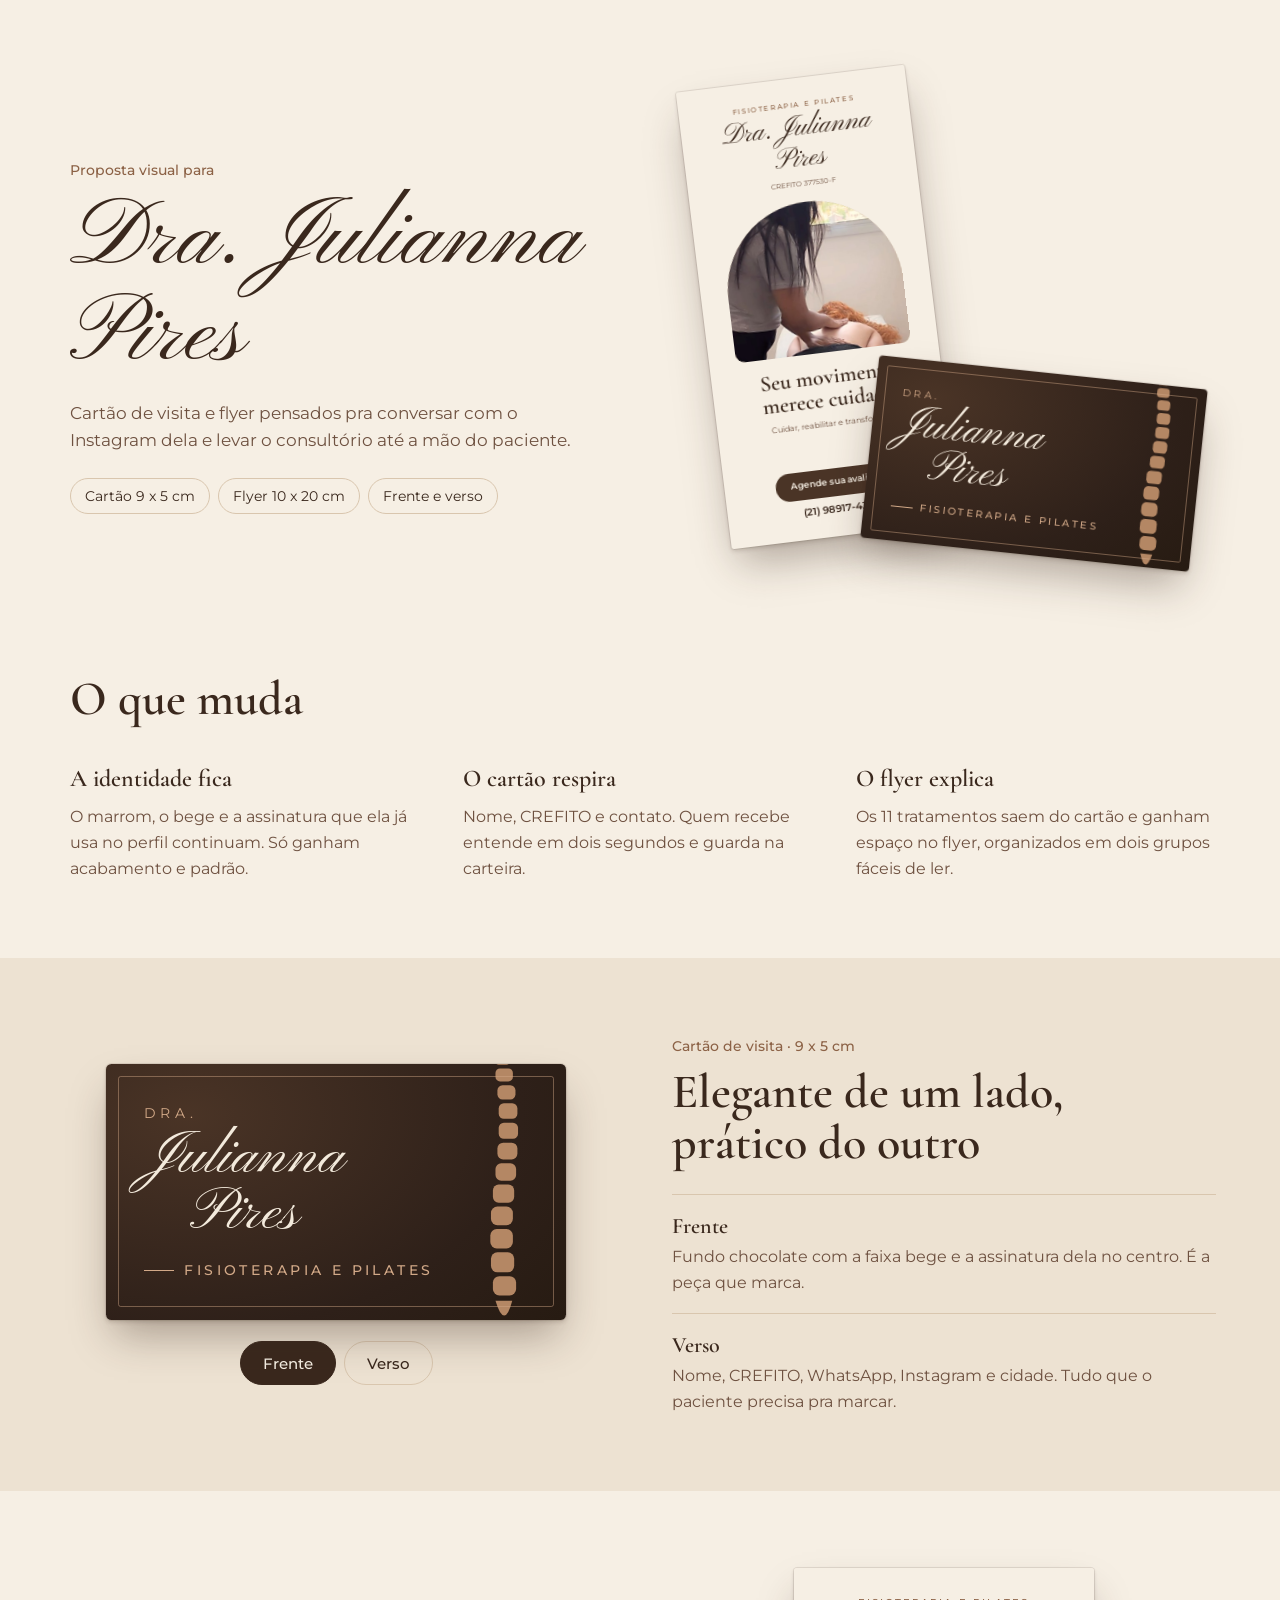
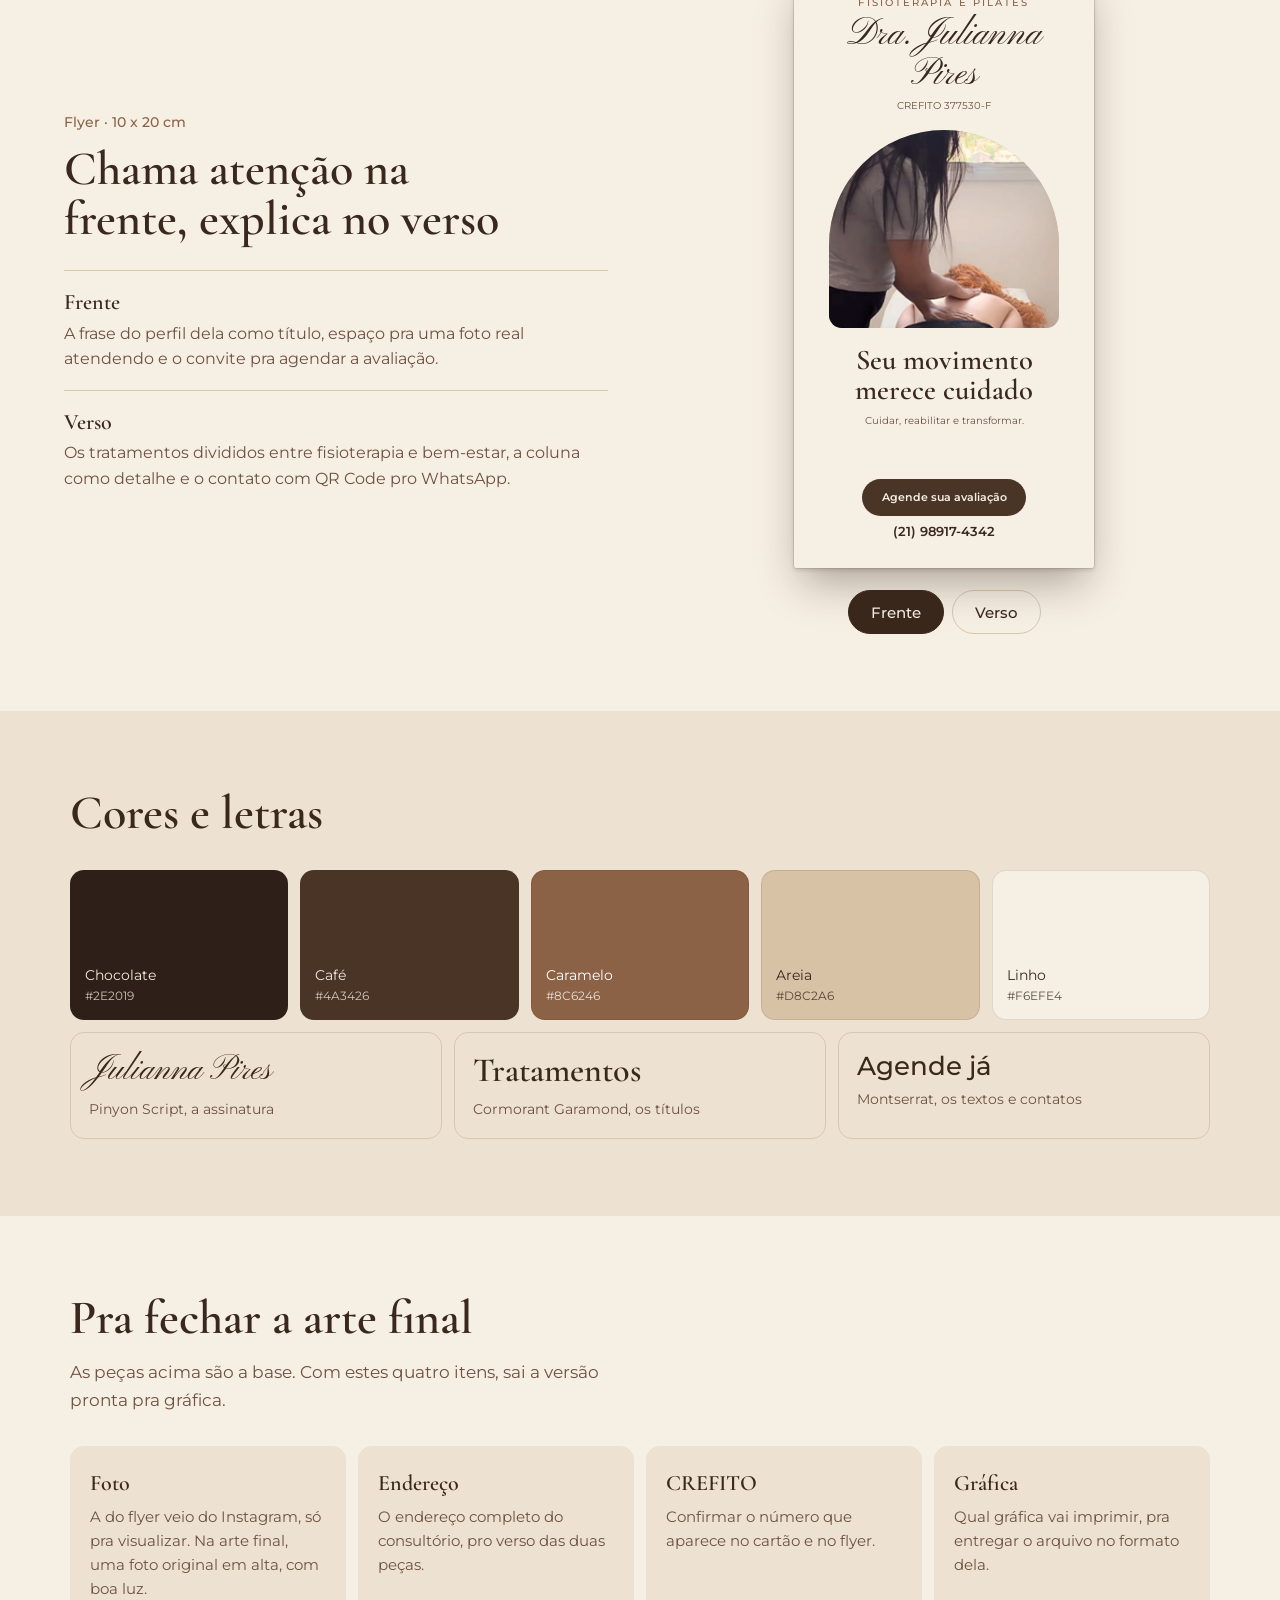
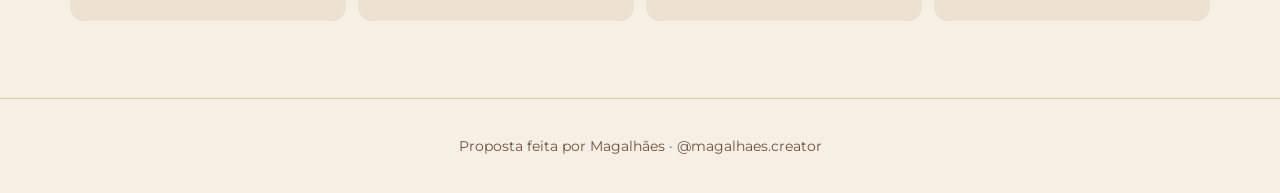
<file: juliannapires/index.html>
<!DOCTYPE html>
<html lang="pt-BR">
<head>
<meta charset="utf-8">
<meta name="viewport" content="width=device-width, initial-scale=1">
<title>Proposta Julianna Pires</title>
<meta name="robots" content="noindex, nofollow">
<meta name="theme-color" content="#F6EFE4">
<link rel="preconnect" href="https://fonts.googleapis.com">
<link rel="preconnect" href="https://fonts.gstatic.com" crossorigin>
<link href="https://fonts.googleapis.com/css2?family=Pinyon+Script&family=Cormorant+Garamond:wght@500;600&family=Montserrat:wght@400;500;600&display=swap" rel="stylesheet">
<style>
/* VOICE: calmo, cuidadoso, de consultório; pouca cor, muito ar
   IDEA: as peças impressas pousadas na mesa da recepção
   PICTURE: cartão e flyer reais, em 3D, que viram ao toque
   COLOUR and TYPE: bege e chocolate da marca dela; assinatura em Pinyon, títulos em Cormorant, texto em Montserrat
   LAYOUT: abertura com as duas peças, depois cartão, flyer, paleta e próximos passos */
:root{color-scheme:light dark;
  --bg:light-dark(#F6EFE4,#1C1511);--bg2:light-dark(#EDE2D2,#261D18);
  --ink:light-dark(#3A281D,#F3E8DA);--muted:light-dark(#6E5140,#C9B49F);
  --line:light-dark(#D9C6AE,#4A3A2F);--accent:light-dark(#8C6246,#D2A988);
  --script:"Pinyon Script",cursive;--serif:"Cormorant Garamond",Georgia,serif;--sans:"Montserrat",Arial,sans-serif}
:root[data-theme=light]{color-scheme:light}:root[data-theme=dark]{color-scheme:dark}
*{box-sizing:border-box;min-width:0}
body{margin:0;background:var(--bg);color:var(--ink);font:16px/1.6 var(--sans);overflow-x:clip}
.band{padding:clamp(40px,6vw,88px) max(5vw,18px)}
.wrap{max-width:1140px;margin:0 auto}
h1,h2{font-family:var(--serif);font-weight:600;line-height:1.05;margin:0;text-wrap:balance}
h2{font-size:clamp(32px,4.4vw,48px)}
p{margin:0}
.kicker{font-size:14px;color:var(--accent);font-weight:500;margin-bottom:10px}
.lead{font-size:17px;color:var(--muted);max-width:52ch;margin-top:16px}

/* hero */
.hero{display:grid;grid-template-columns:minmax(0,1fr) minmax(0,1.05fr);gap:clamp(24px,5vw,72px);align-items:center}
.hero h1{font-family:var(--script);font-weight:400;font-size:clamp(56px,8vw,96px);line-height:1}
.tags{display:flex;flex-wrap:wrap;gap:8px;margin-top:24px}
.tags span{border:1px solid var(--line);border-radius:999px;padding:6px 14px;font-size:14px;white-space:nowrap}
.desk{position:relative;height:clamp(380px,44vw,520px)}
.desk .fl{position:absolute;left:8%;top:0;width:min(230px,44%);transform:rotate(-7deg)}
.desk .cd{position:absolute;right:2%;bottom:8%;width:min(330px,68%);transform:rotate(6deg)}

/* pieces */
.piece{position:relative;container-type:inline-size}
.card{aspect-ratio:90/50}.flyer{aspect-ratio:1/2}
.face{position:absolute;inset:0;overflow:hidden;border-radius:calc(var(--u)*4);backface-visibility:hidden;-webkit-backface-visibility:hidden;font-family:var(--sans);color:#3A281D;box-shadow:0 0 0 1px rgba(58,40,29,.10),0 2px 4px rgba(58,40,29,.18),0 22px 40px -8px rgba(58,40,29,.38)}
.card .face{--u:calc(100cqw/340)}.flyer .face{--u:calc(100cqw/378)}
.stage{position:relative;width:100%;height:100%;transform-style:preserve-3d;transition:transform .9s cubic-bezier(.2,.8,.2,1)}
.flip{perspective:1600px;cursor:pointer}
.flip.v .stage{transform:rotateY(180deg)}
.back{transform:rotateY(180deg)}

/* showcase */
.show{display:grid;grid-template-columns:minmax(0,1fr) minmax(0,1fr);gap:clamp(28px,5vw,80px);align-items:center}
.show.alt{background:var(--bg2)}
.view{display:flex;flex-direction:column;align-items:center;gap:22px}
.view .card{width:min(460px,100%)}.view .flyer{width:min(300px,78%)}
.btns{display:flex;gap:8px}
.btns button{font:500 15px var(--sans);min-height:44px;padding:0 22px;border-radius:999px;border:1px solid var(--line);background:transparent;color:var(--ink);cursor:pointer}
.btns button[aria-pressed=true]{background:var(--ink);color:var(--bg);border-color:var(--ink)}
.btns button:focus-visible,.flip:focus-visible{outline:3px solid var(--accent);outline-offset:4px}
.side{display:grid;gap:18px;margin-top:26px}
.side div{border-top:1px solid var(--line);padding-top:14px}
.side b{display:block;font-family:var(--serif);font-size:22px;font-weight:600}
.side p{color:var(--muted)}

/* why */
.why{display:grid;grid-template-columns:repeat(3,minmax(0,1fr));gap:clamp(18px,3vw,40px);margin-top:36px}
.why b{font-family:var(--serif);font-size:24px;font-weight:600;display:block;margin-bottom:6px}
.why p{color:var(--muted)}

/* palette */
.sw{display:grid;grid-template-columns:repeat(5,minmax(0,1fr));gap:12px;margin-top:32px}
.sw div{border-radius:14px;height:150px;padding:14px;display:flex;flex-direction:column;justify-content:flex-end;font-size:14px;border:1px solid rgba(58,40,29,.12)}
.sw small{opacity:.8}
.fonts{display:grid;grid-template-columns:repeat(3,minmax(0,1fr));gap:12px;margin-top:12px}
.fonts div{border:1px solid var(--line);border-radius:14px;padding:18px}
.fonts span{display:block;font-size:34px;line-height:1.2;margin-bottom:6px}
.fonts p{font-size:14px;color:var(--muted)}

.next{display:grid;grid-template-columns:repeat(4,minmax(0,1fr));gap:12px;margin-top:32px}
.next div{background:var(--bg2);border-radius:14px;padding:20px}
.next b{display:block;font-family:var(--serif);font-size:22px;font-weight:600;margin-bottom:4px}
.next p{font-size:15px;color:var(--muted)}
footer{padding:36px max(5vw,18px);border-top:1px solid var(--line);font-size:14px;color:var(--muted);text-align:center}

@media(max-width:860px){.hero,.show{grid-template-columns:minmax(0,1fr)}.show .view{order:-1}.why,.next{grid-template-columns:minmax(0,1fr)}.sw{grid-template-columns:repeat(3,minmax(0,1fr))}.fonts{grid-template-columns:minmax(0,1fr)}}
@media(max-width:480px){.sw{grid-template-columns:repeat(2,minmax(0,1fr))}.desk{height:400px}.desk .fl{width:46%}.desk .cd{width:74%}}
@media(prefers-reduced-motion:reduce){.stage{transition:none}}
</style>
</head>
<body>

<template id="t-card-f">
<div style="position:absolute;inset:0;background:radial-gradient(120% 140% at 18% 20%,#4A3426 0%,#2E2019 60%,#24190F 100%);color:#F3EADC">
<svg viewBox="0 0 70 430" aria-hidden="true" style="position:absolute;right:calc(var(--u)*30);top:calc(var(--u)*-8);height:calc(var(--u)*205)"><g fill="#B48764"><rect x="22" y="0" width="26" height="18" rx="7"/><rect x="24" y="24" width="27" height="20" rx="7"/><rect x="27" y="50" width="28" height="22" rx="8"/><rect x="29" y="78" width="29" height="24" rx="8"/><rect x="29" y="108" width="30" height="25" rx="8"/><rect x="27" y="139" width="31" height="26" rx="9"/><rect x="24" y="171" width="32" height="27" rx="9"/><rect x="20" y="204" width="33" height="28" rx="9"/><rect x="17" y="238" width="34" height="29" rx="10"/><rect x="16" y="273" width="35" height="30" rx="10"/><rect x="17" y="309" width="36" height="31" rx="10"/><rect x="20" y="346" width="36" height="30" rx="10"/><path d="M24 384 Q38 430 50 384 Z"/></g></svg>
<div style="position:absolute;inset:calc(var(--u)*9);border:1px solid rgba(210,169,136,.45);border-radius:calc(var(--u)*2)"></div>
<div style="position:absolute;left:calc(var(--u)*28);top:0;bottom:0;display:flex;flex-direction:column;justify-content:center;gap:calc(var(--u)*8)">
<p style="font-size:calc(var(--u)*10.5);letter-spacing:.32em;color:#D2A988">DRA.</p>
<p style="font-family:var(--script);font-size:calc(var(--u)*44);line-height:.95;margin-top:calc(var(--u)*-4)">Julianna<br><span style="padding-left:calc(var(--u)*34)">Pires</span></p>
<div style="display:flex;align-items:center;gap:calc(var(--u)*8);margin-top:calc(var(--u)*4)"><i style="display:block;width:calc(var(--u)*22);height:1px;background:#D2A988"></i><p style="font-size:calc(var(--u)*10.5);letter-spacing:.24em;font-weight:500;color:#D2A988">FISIOTERAPIA E PILATES</p></div>
</div></div>
</template>

<template id="t-card-v">
<div style="position:absolute;inset:0;background:#F6EFE4;padding:calc(var(--u)*20) calc(var(--u)*22);display:flex;flex-direction:column;justify-content:space-between">
<div><p style="font-family:var(--script);font-size:calc(var(--u)*28);line-height:1.1">Dra. Julianna Pires</p>
<p style="font-size:calc(var(--u)*11.5);color:#6E5140;margin-top:calc(var(--u)*2)">Fisioterapeuta · CREFITO 377530-F</p></div>
<div style="border-top:1px solid #C9A98A;padding-top:calc(var(--u)*10);font-size:calc(var(--u)*11.5);line-height:1.45">
<p style="font-weight:600;font-size:calc(var(--u)*13)">(21) 98917-4342</p>
<p>@dra_juliannapiresfisioterapia</p>
<p style="color:#6E5140">Itaboraí · RJ</p></div>
</div>
</template>

<template id="t-fly-f">
<div style="position:absolute;inset:0;background:#F6EFE4;padding:calc(var(--u)*34) calc(var(--u)*32) calc(var(--u)*32);display:flex;flex-direction:column;align-items:center;text-align:center">
<p style="font-size:calc(var(--u)*12);letter-spacing:.22em;font-weight:500;color:#8C6246">FISIOTERAPIA E PILATES</p>
<p style="font-family:var(--script);font-size:calc(var(--u)*46);line-height:1.1;margin-top:calc(var(--u)*6)">Dra. Julianna Pires</p>
<p style="font-size:calc(var(--u)*12);color:#6E5140;margin-top:calc(var(--u)*4)">CREFITO 377530-F</p>
<div style="margin-top:calc(var(--u)*20);width:calc(var(--u)*290);height:calc(var(--u)*250);border-radius:calc(var(--u)*145) calc(var(--u)*145) calc(var(--u)*16) calc(var(--u)*16);overflow:hidden;background:#D8C2A6"><img src="foto.jpg" alt="Julianna atendendo uma paciente" style="width:100%;height:100%;object-fit:cover;object-position:50% 40%"></div>
<p style="font-family:var(--serif);font-weight:600;font-size:calc(var(--u)*36);line-height:1.05;margin-top:calc(var(--u)*22)">Seu movimento merece cuidado</p>
<p style="font-size:calc(var(--u)*13);color:#6E5140;margin-top:calc(var(--u)*10)">Cuidar, reabilitar e transformar.</p>
<div style="margin-top:auto;display:flex;flex-direction:column;align-items:center;gap:calc(var(--u)*8)">
<p style="background:#4A3426;color:#F6EFE4;font-size:calc(var(--u)*14);font-weight:600;padding:calc(var(--u)*12) calc(var(--u)*24);border-radius:999px">Agende sua avaliação</p>
<p style="font-size:calc(var(--u)*16);font-weight:600">(21) 98917-4342</p></div>
</div>
</template>

<template id="t-fly-v">
<div style="position:absolute;inset:0;background:#F6EFE4;padding:calc(var(--u)*34) calc(var(--u)*32) calc(var(--u)*32);display:flex;flex-direction:column">
<svg viewBox="0 0 70 430" aria-hidden="true" style="position:absolute;right:calc(var(--u)*22);top:calc(var(--u)*120);width:calc(var(--u)*70);opacity:.55"><g fill="#C9A98A"><rect x="22" y="0" width="26" height="18" rx="7"/><rect x="24" y="24" width="27" height="20" rx="7"/><rect x="27" y="50" width="28" height="22" rx="8"/><rect x="29" y="78" width="29" height="24" rx="8"/><rect x="29" y="108" width="30" height="25" rx="8"/><rect x="27" y="139" width="31" height="26" rx="9"/><rect x="24" y="171" width="32" height="27" rx="9"/><rect x="20" y="204" width="33" height="28" rx="9"/><rect x="17" y="238" width="34" height="29" rx="10"/><rect x="16" y="273" width="35" height="30" rx="10"/><rect x="17" y="309" width="36" height="31" rx="10"/><rect x="20" y="346" width="36" height="30" rx="10"/><path d="M24 384 Q38 430 50 384 Z"/></g></svg>
<p style="font-family:var(--script);font-size:calc(var(--u)*30);line-height:1.1">Dra. Julianna Pires</p>
<p style="font-family:var(--serif);font-weight:600;font-size:calc(var(--u)*36);line-height:1.1;margin-top:calc(var(--u)*4)">Tratamentos</p>
<p style="font-size:calc(var(--u)*12);letter-spacing:.2em;font-weight:600;color:#8C6246;margin-top:calc(var(--u)*22)">FISIOTERAPIA</p>
<ul style="margin:calc(var(--u)*8) 0 0;padding-left:calc(var(--u)*18);font-size:calc(var(--u)*15);line-height:1.75"><li>Terapia manual</li><li>Quiropraxia</li><li>Agulhamento a seco</li><li>Liberação miofascial</li><li>Ventosaterapia</li><li>Recovery</li></ul>
<p style="font-size:calc(var(--u)*12);letter-spacing:.2em;font-weight:600;color:#8C6246;margin-top:calc(var(--u)*18)">BEM-ESTAR E ESTÉTICA</p>
<ul style="margin:calc(var(--u)*8) 0 0;padding-left:calc(var(--u)*18);font-size:calc(var(--u)*15);line-height:1.75"><li>Pilates</li><li>Drenagem linfática</li><li>Massagem modeladora</li><li>Massagem relaxante</li><li>Estética</li></ul>
<div style="margin-top:auto;border-top:1px solid #C9A98A;padding-top:calc(var(--u)*18);display:flex;gap:calc(var(--u)*16);align-items:center">
<div style="flex:1;font-size:calc(var(--u)*12.5);line-height:1.5"><p style="font-weight:600;font-size:calc(var(--u)*15)">(21) 98917-4342</p><p>@dra_juliannapiresfisioterapia</p><p style="color:#6E5140">Itaboraí · RJ</p></div>
<div style="width:calc(var(--u)*72);height:calc(var(--u)*72);border:1px solid #8C6246;border-radius:calc(var(--u)*8);display:grid;place-items:center;font-size:calc(var(--u)*11.5);color:#6E5140;text-align:center;line-height:1.3">QR<br>WhatsApp</div>
</div></div>
</template>

<header class="band">
<div class="wrap hero">
<div>
<p class="kicker">Proposta visual para</p>
<h1>Dra. Julianna Pires</h1>
<p class="lead">Cartão de visita e flyer pensados pra conversar com o Instagram dela e levar o consultório até a mão do paciente.</p>
<div class="tags"><span>Cartão 9 x 5 cm</span><span>Flyer 10 x 20 cm</span><span>Frente e verso</span></div>
</div>
<div class="desk" aria-label="Flyer e cartão de visita sobre a mesa">
<div class="piece flyer fl"><div class="face" data-t="t-fly-f"></div></div>
<div class="piece card cd"><div class="face" data-t="t-card-f"></div></div>
</div>
</div>
</header>

<section class="band" style="padding-top:0">
<div class="wrap">
<h2>O que muda</h2>
<div class="why">
<div><b>A identidade fica</b><p>O marrom, o bege e a assinatura que ela já usa no perfil continuam. Só ganham acabamento e padrão.</p></div>
<div><b>O cartão respira</b><p>Nome, CREFITO e contato. Quem recebe entende em dois segundos e guarda na carteira.</p></div>
<div><b>O flyer explica</b><p>Os 11 tratamentos saem do cartão e ganham espaço no flyer, organizados em dois grupos fáceis de ler.</p></div>
</div>
</div>
</section>

<section class="band show alt" id="cartao">
<div class="wrap" style="display:contents">
<div class="view">
<div class="piece card flip" tabindex="0" role="button" aria-label="Virar o cartão" data-g="c"><div class="stage"><div class="face" data-t="t-card-f"></div><div class="face back" data-t="t-card-v"></div></div></div>
<div class="btns" data-g="c"><button aria-pressed="true" data-s="f">Frente</button><button aria-pressed="false" data-s="v">Verso</button></div>
</div>
<div>
<p class="kicker">Cartão de visita · 9 x 5 cm</p>
<h2>Elegante de um lado, prático do outro</h2>
<div class="side">
<div><b>Frente</b><p>Fundo chocolate com a faixa bege e a assinatura dela no centro. É a peça que marca.</p></div>
<div><b>Verso</b><p>Nome, CREFITO, WhatsApp, Instagram e cidade. Tudo que o paciente precisa pra marcar.</p></div>
</div>
</div>
</div>
</section>

<section class="band show" id="flyer">
<div class="wrap" style="display:contents">
<div>
<p class="kicker">Flyer · 10 x 20 cm</p>
<h2>Chama atenção na frente, explica no verso</h2>
<div class="side">
<div><b>Frente</b><p>A frase do perfil dela como título, espaço pra uma foto real atendendo e o convite pra agendar a avaliação.</p></div>
<div><b>Verso</b><p>Os tratamentos divididos entre fisioterapia e bem-estar, a coluna como detalhe e o contato com QR Code pro WhatsApp.</p></div>
</div>
</div>
<div class="view">
<div class="piece flyer flip" tabindex="0" role="button" aria-label="Virar o flyer" data-g="f"><div class="stage"><div class="face" data-t="t-fly-f"></div><div class="face back" data-t="t-fly-v"></div></div></div>
<div class="btns" data-g="f"><button aria-pressed="true" data-s="f">Frente</button><button aria-pressed="false" data-s="v">Verso</button></div>
</div>
</div>
</section>

<section class="band alt" style="background:var(--bg2)">
<div class="wrap">
<h2>Cores e letras</h2>
<div class="sw">
<div style="background:#2E2019;color:#F3EADC">Chocolate<small>#2E2019</small></div>
<div style="background:#4A3426;color:#F3EADC">Café<small>#4A3426</small></div>
<div style="background:#8C6246;color:#FFF">Caramelo<small>#8C6246</small></div>
<div style="background:#D8C2A6;color:#3A281D">Areia<small>#D8C2A6</small></div>
<div style="background:#F6EFE4;color:#3A281D">Linho<small>#F6EFE4</small></div>
</div>
<div class="fonts">
<div><span style="font-family:var(--script)">Julianna Pires</span><p>Pinyon Script, a assinatura</p></div>
<div><span style="font-family:var(--serif);font-weight:600">Tratamentos</span><p>Cormorant Garamond, os títulos</p></div>
<div><span style="font-family:var(--sans);font-size:26px;font-weight:500">Agende já</span><p>Montserrat, os textos e contatos</p></div>
</div>
</div>
</section>

<section class="band">
<div class="wrap">
<h2>Pra fechar a arte final</h2>
<p class="lead">As peças acima são a base. Com estes quatro itens, sai a versão pronta pra gráfica.</p>
<div class="next">
<div><b>Foto</b><p>A do flyer veio do Instagram, só pra visualizar. Na arte final, uma foto original em alta, com boa luz.</p></div>
<div><b>Endereço</b><p>O endereço completo do consultório, pro verso das duas peças.</p></div>
<div><b>CREFITO</b><p>Confirmar o número que aparece no cartão e no flyer.</p></div>
<div><b>Gráfica</b><p>Qual gráfica vai imprimir, pra entregar o arquivo no formato dela.</p></div>
</div>
</div>
</section>

<footer>Proposta feita por Magalhães · @magalhaes.creator</footer>

<script>
{
  document.querySelectorAll('.face[data-t]').forEach(f => {
    const t = document.getElementById(f.dataset.t);
    if (t) f.appendChild(t.content.cloneNode(true));
  });
  const set = (g, v) => {
    const piece = document.querySelector('.flip[data-g="' + g + '"]');
    piece.classList.toggle('v', v);
    document.querySelectorAll('.btns[data-g="' + g + '"] button').forEach(b => {
      b.setAttribute('aria-pressed', String((b.dataset.s === 'v') === v));
    });
  };
  document.querySelectorAll('.flip').forEach(p => {
    const g = p.dataset.g;
    p.addEventListener('click', () => set(g, !p.classList.contains('v')));
    p.addEventListener('keydown', e => {
      if (e.key === 'Enter' || e.key === ' ') { e.preventDefault(); set(g, !p.classList.contains('v')); }
    });
  });
  document.querySelectorAll('.btns button').forEach(b => {
    b.addEventListener('click', () => set(b.parentElement.dataset.g, b.dataset.s === 'v'));
  });
}
</script>
</body>
</html>
</file>
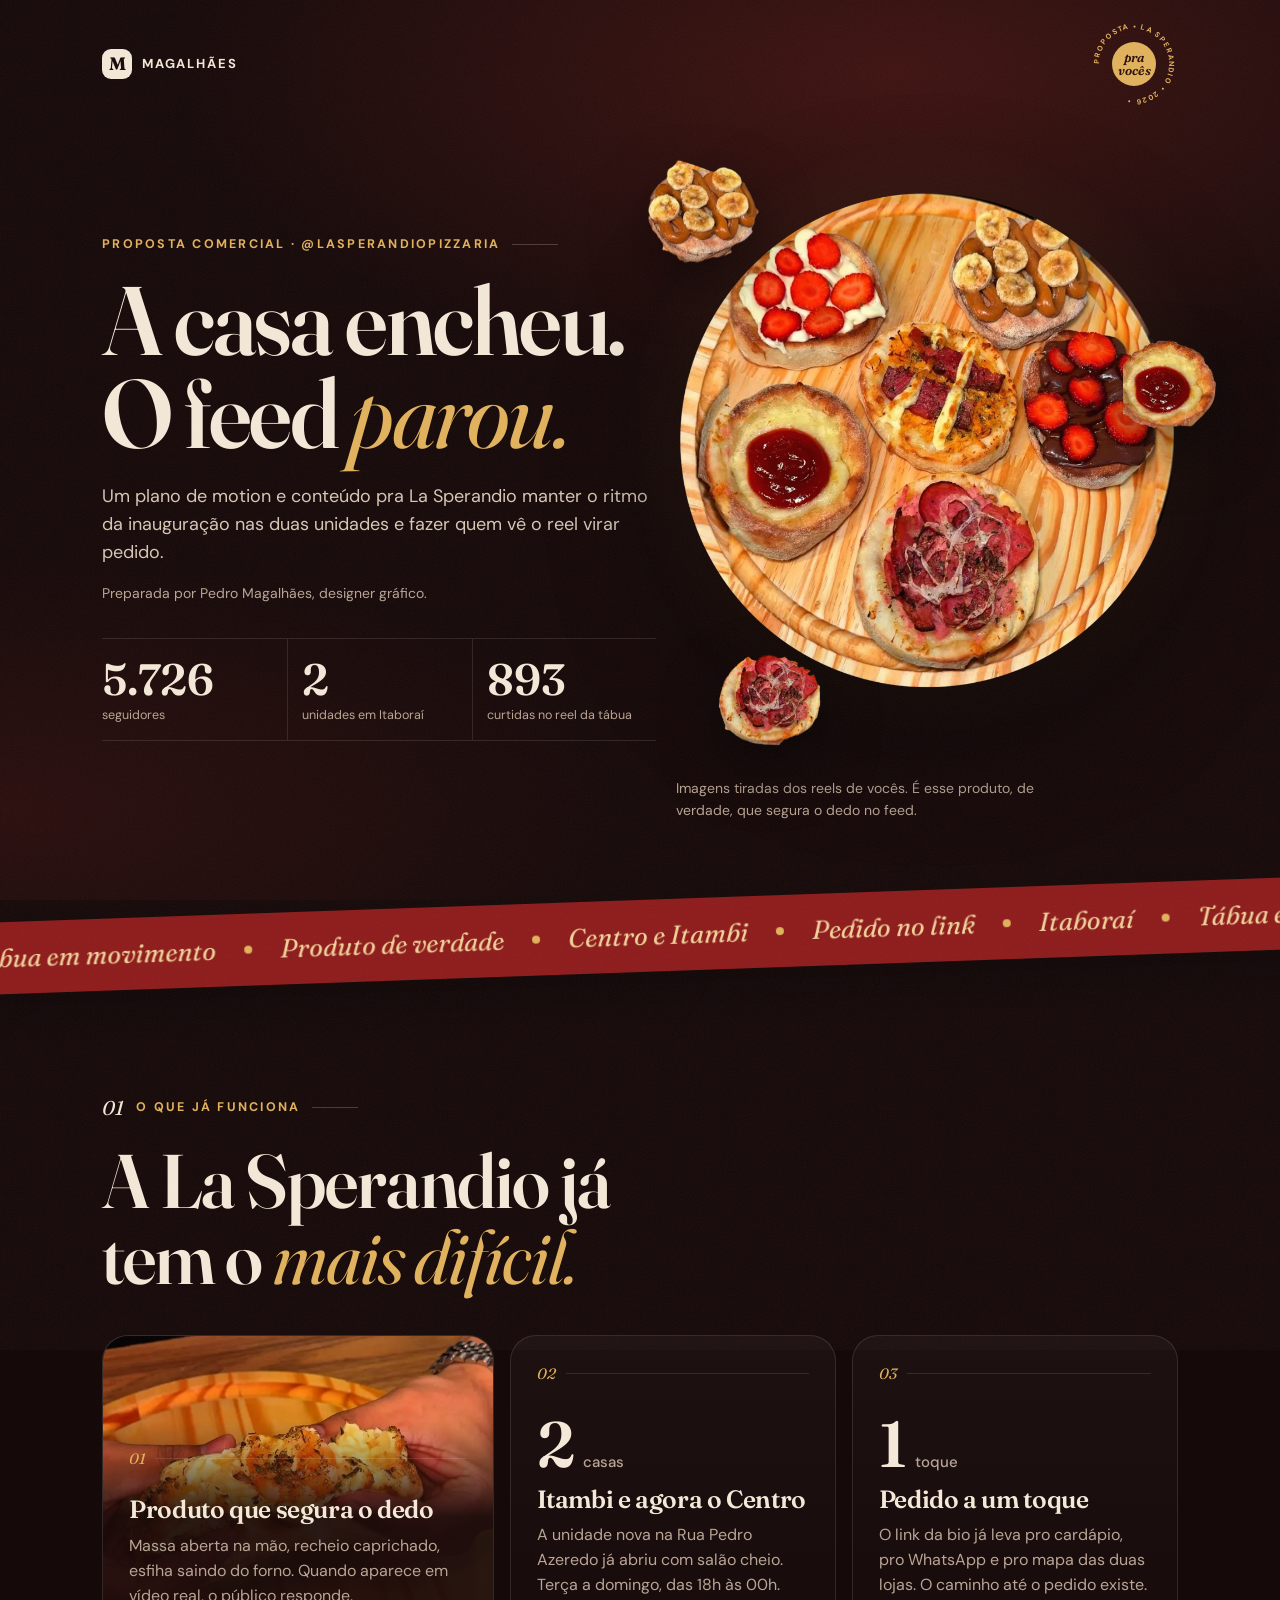
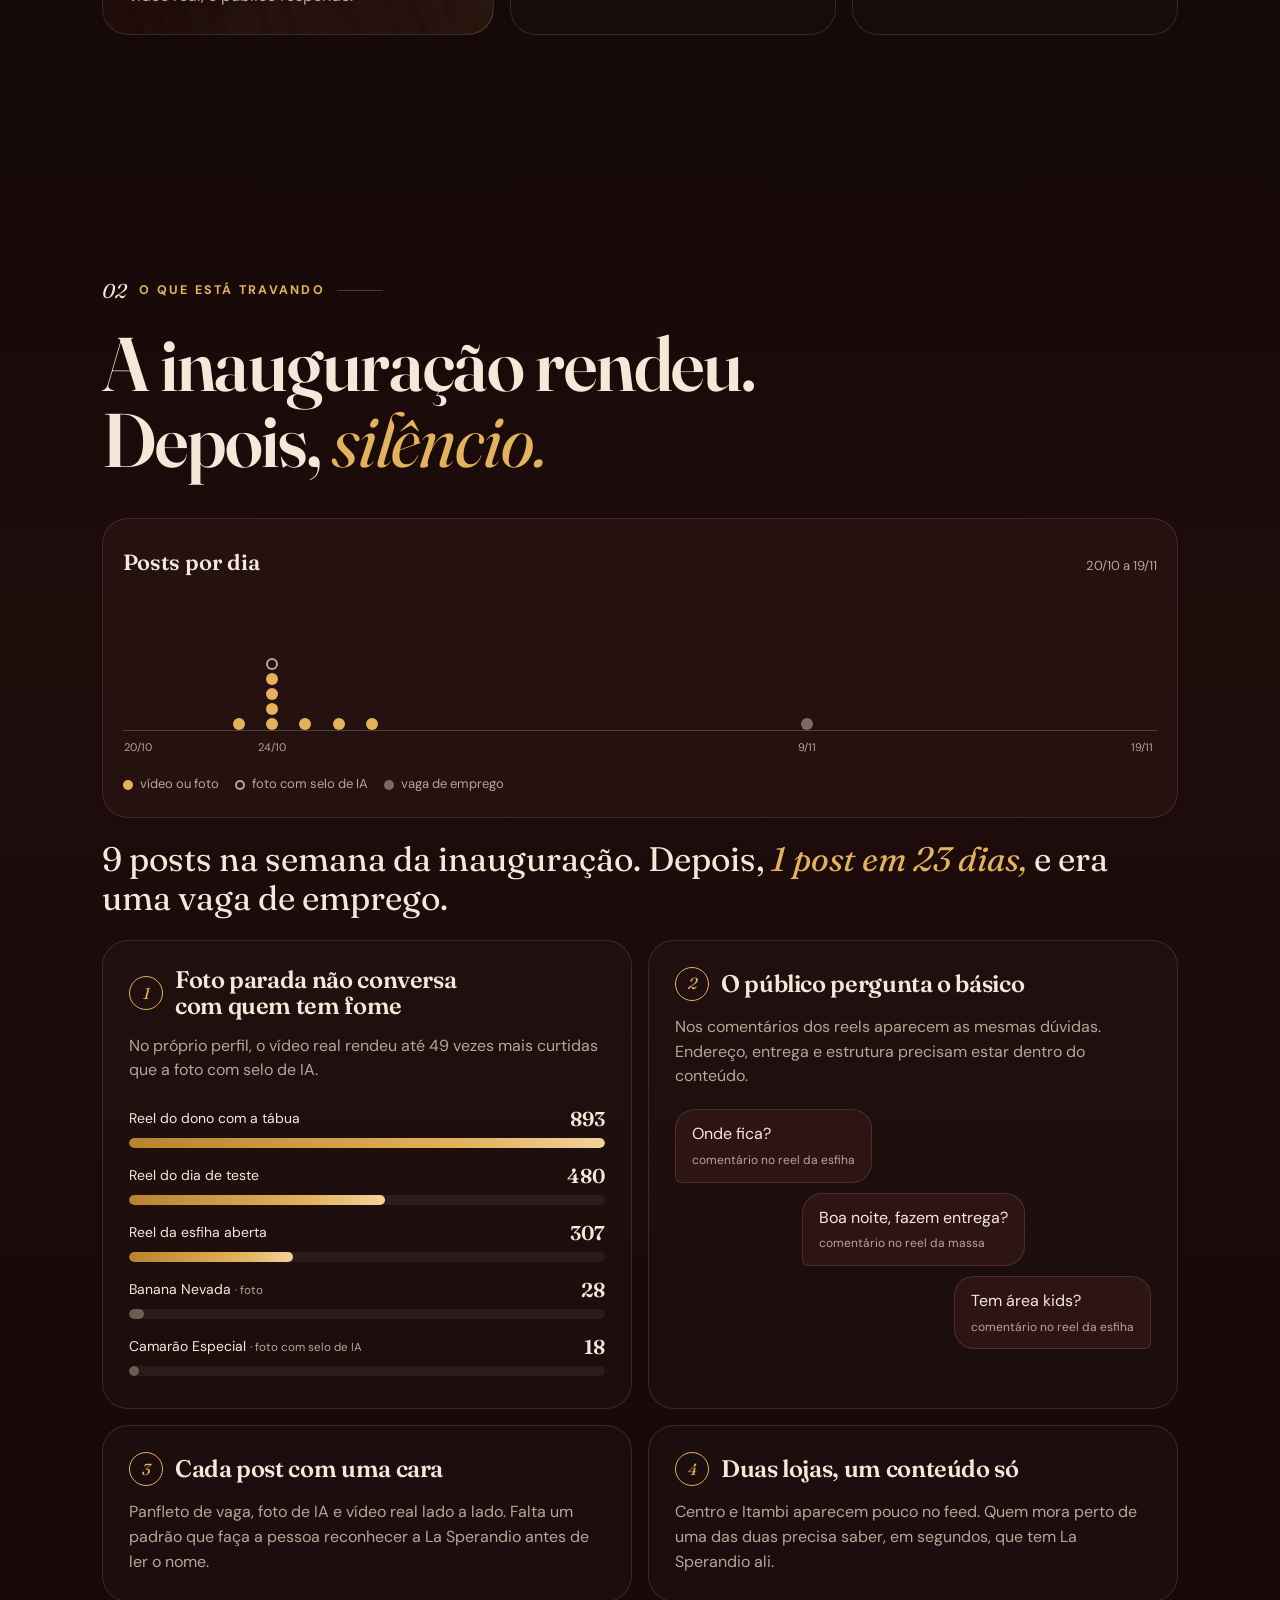
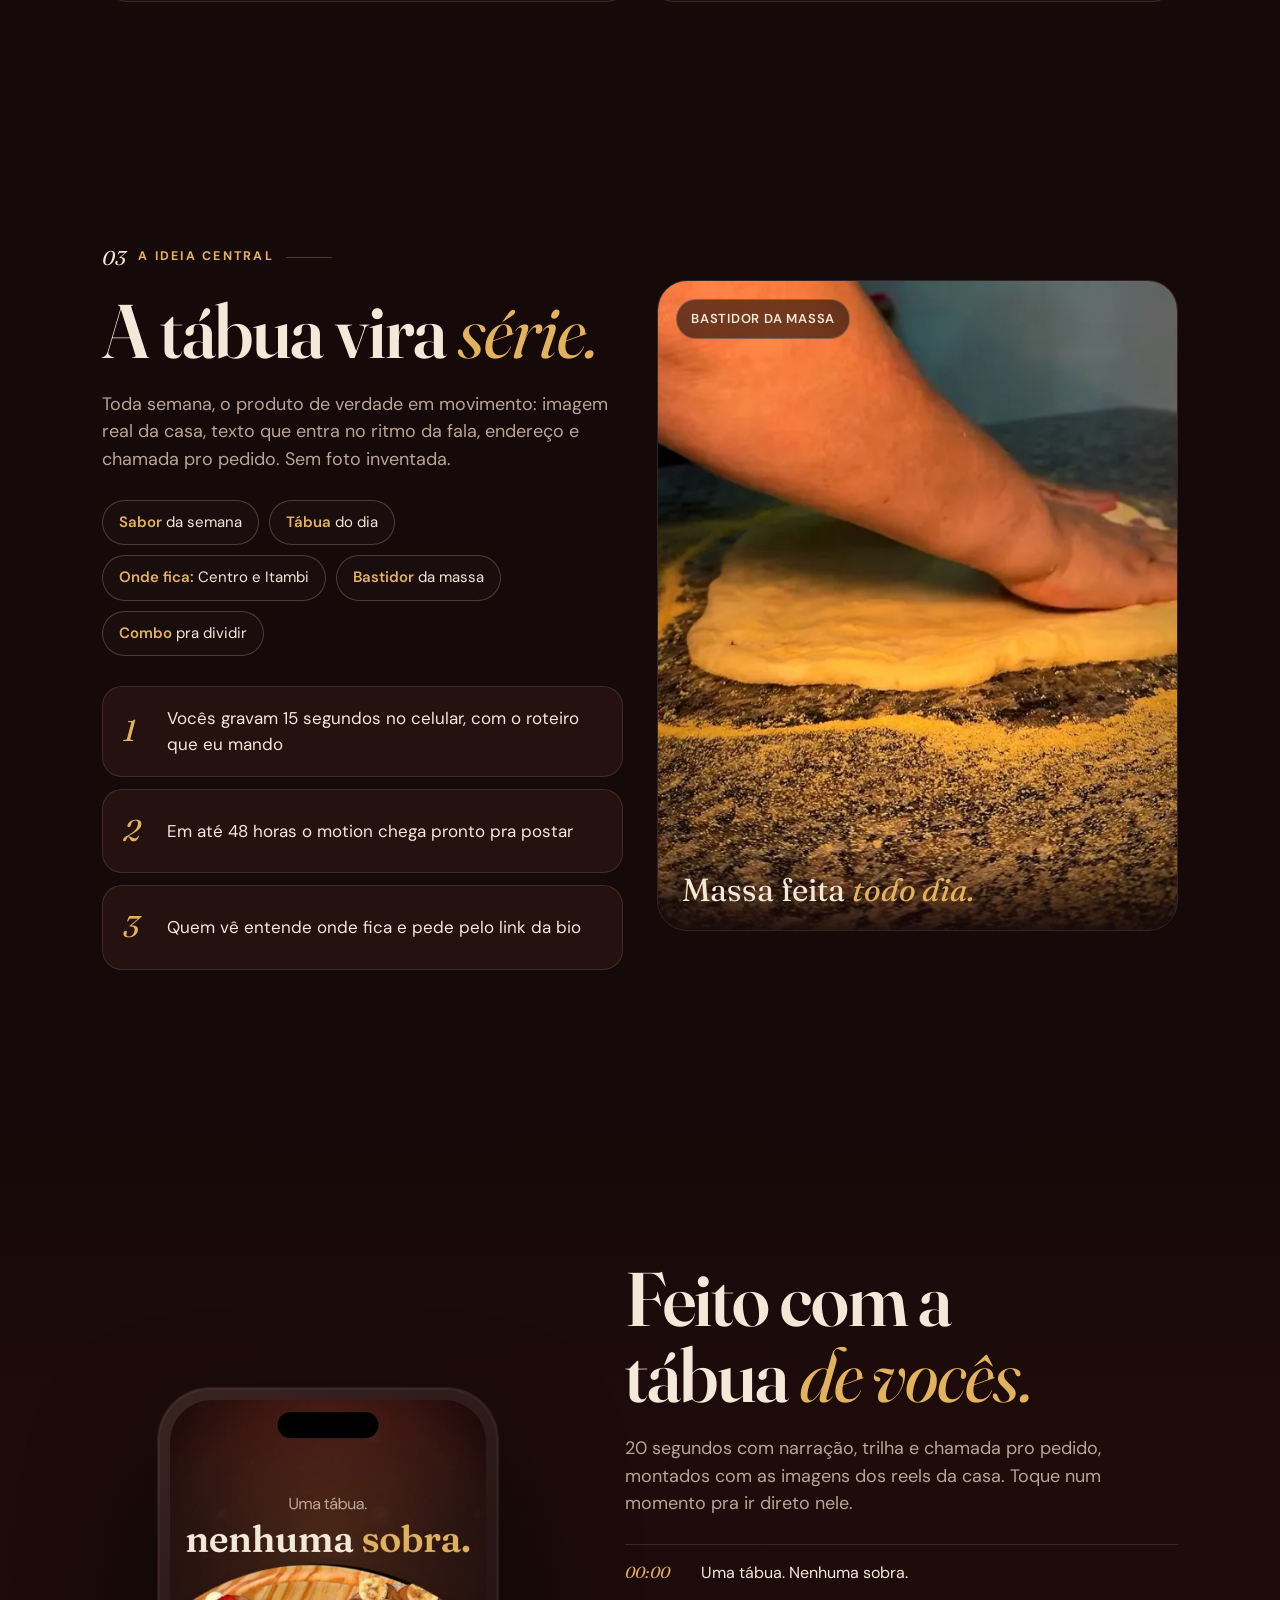
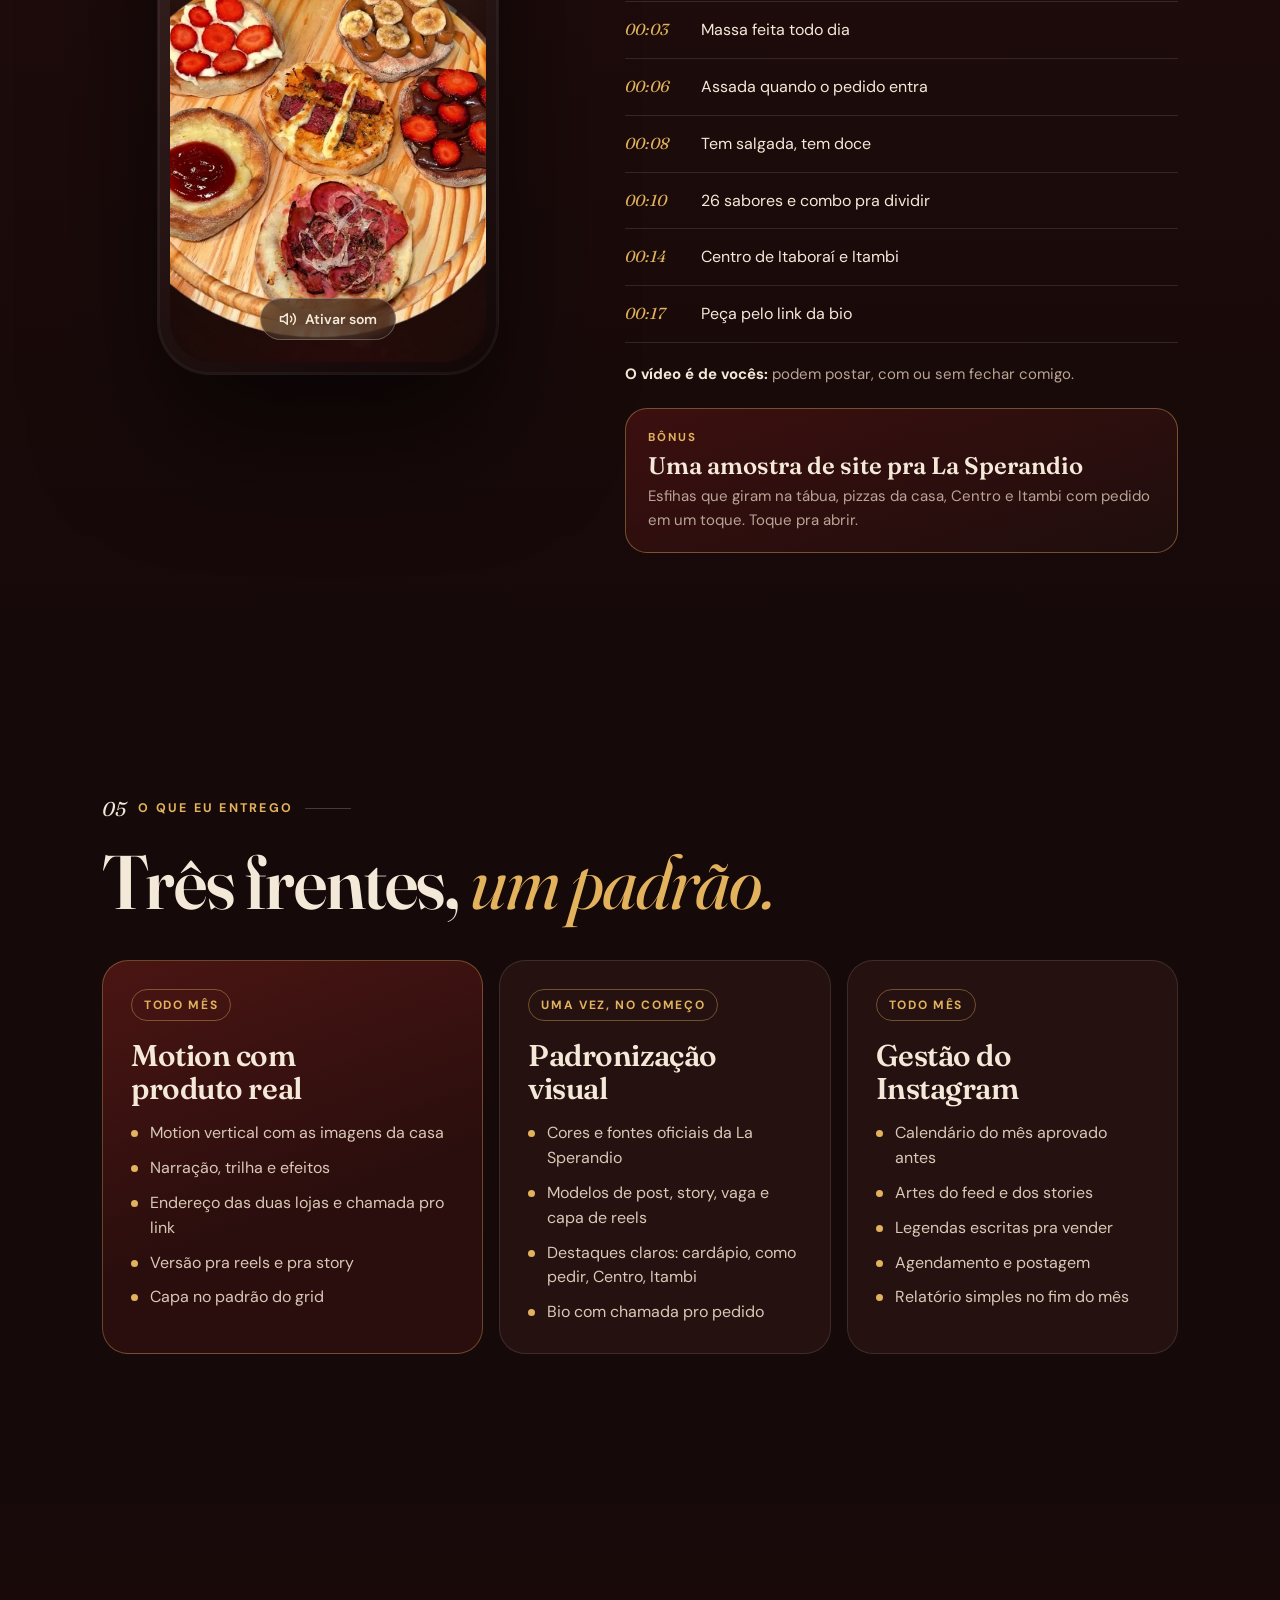
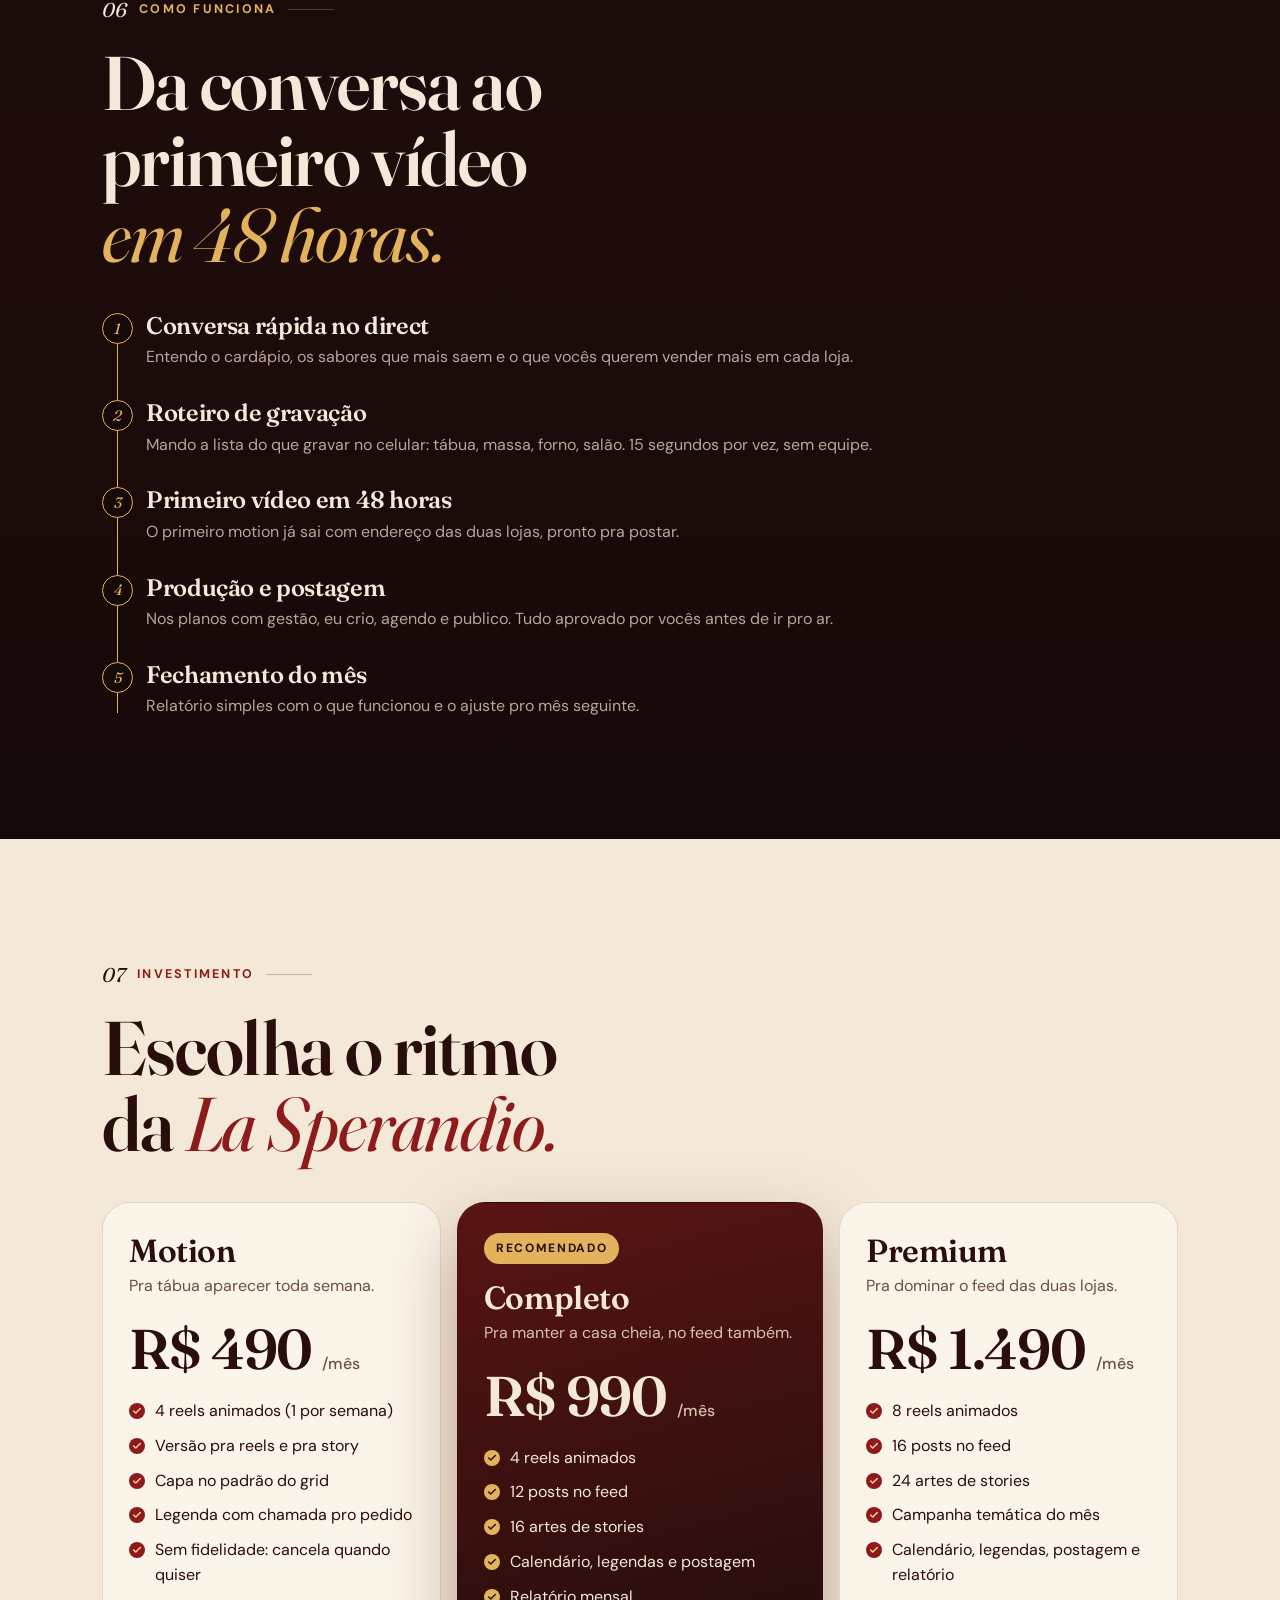
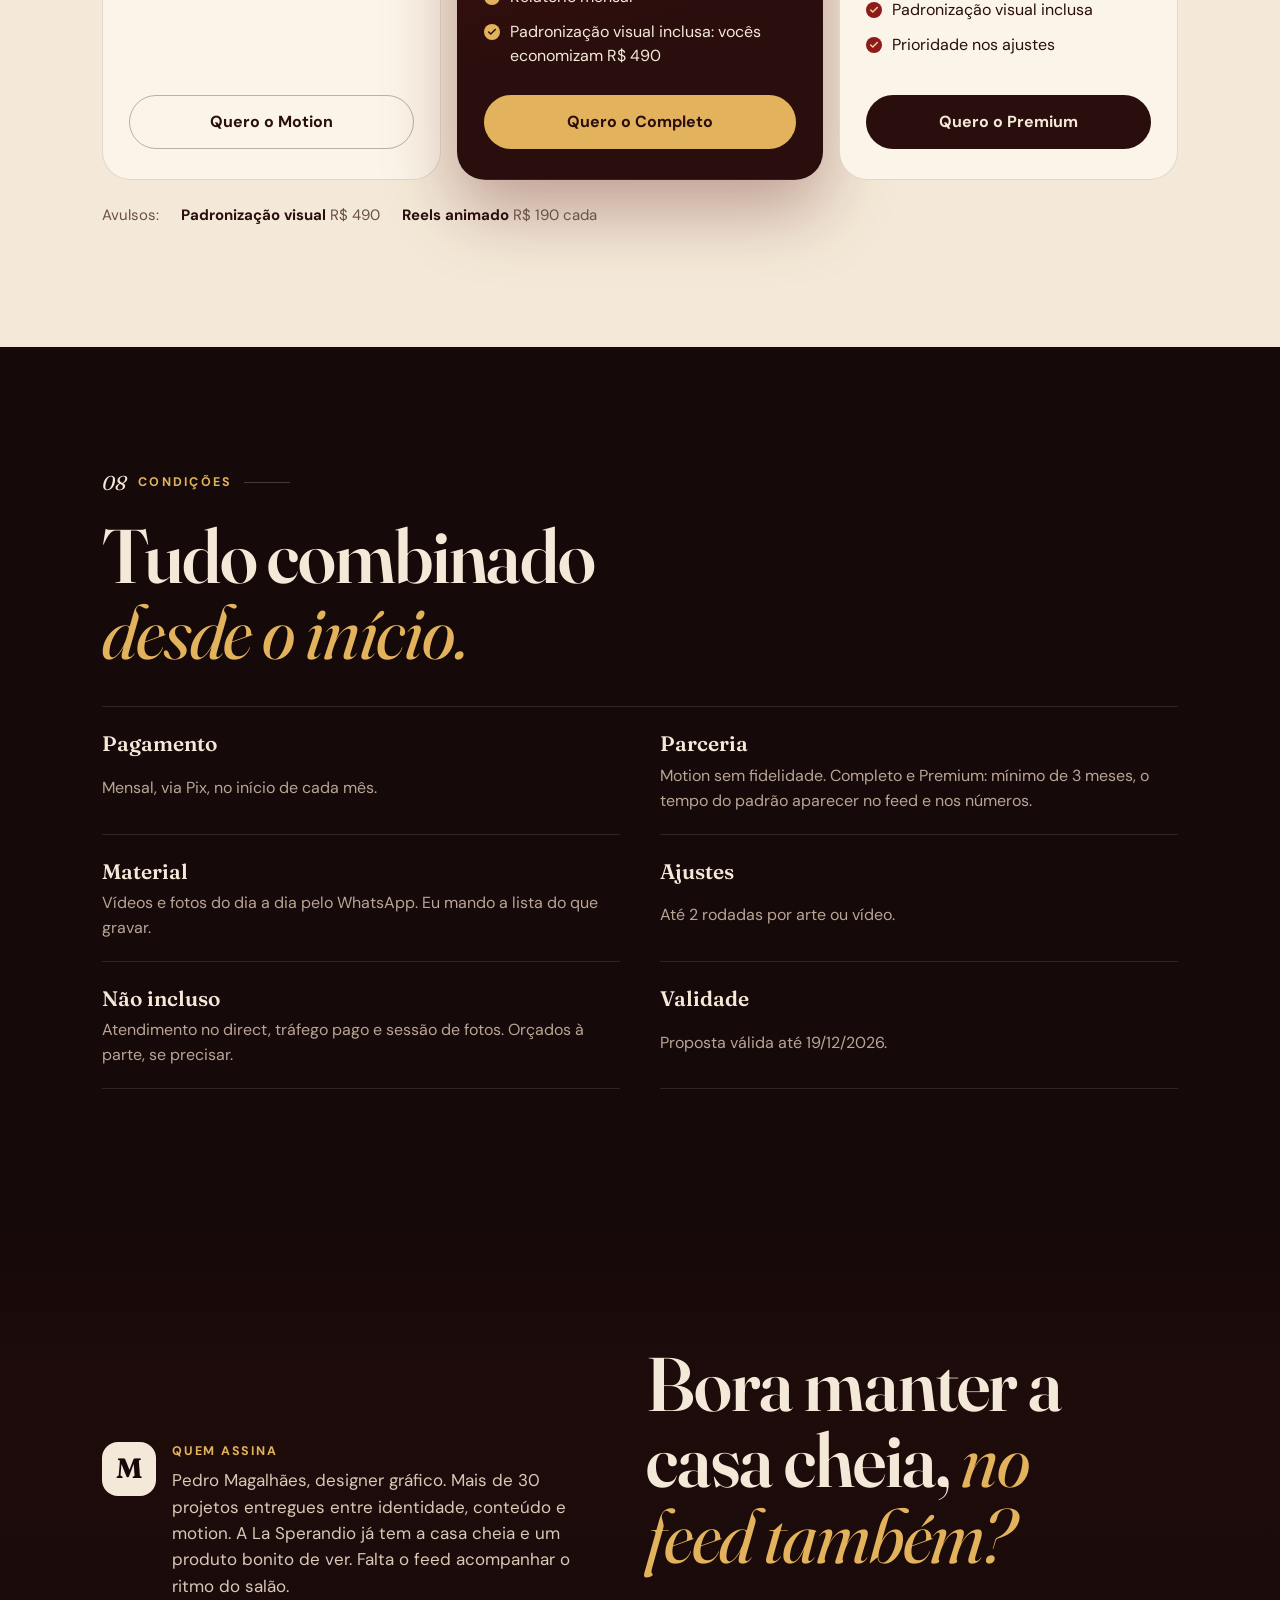
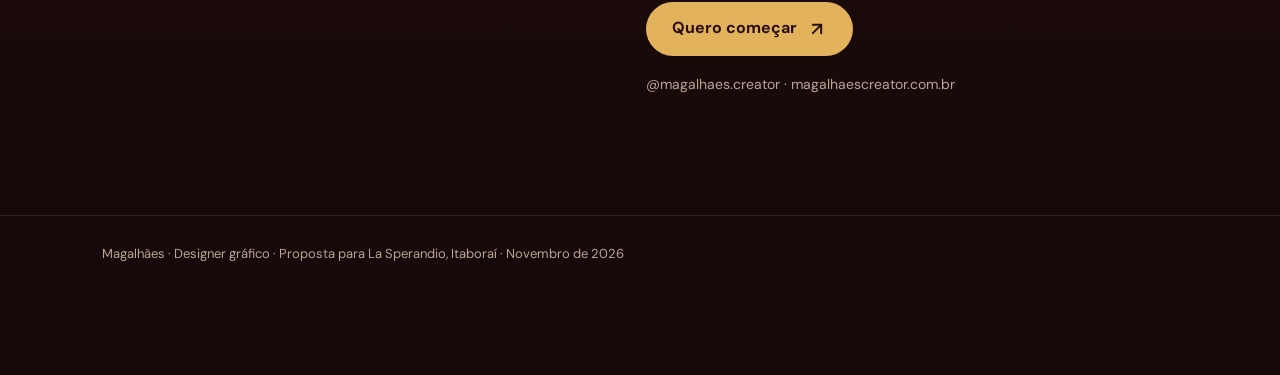
<file: lasperandio/index.html>
<!DOCTYPE html>
<html lang="pt-BR">
<head>
<meta charset="utf-8">
<meta name="viewport" content="width=device-width, initial-scale=1">
<meta name="robots" content="noindex, nofollow">
<title>Proposta La Sperandio</title>
<meta name="description" content="A casa encheu. O feed parou. Proposta de motion e conteúdo para a La Sperandio, por Magalhães.">
<meta property="og:type" content="website">
<meta property="og:title" content="Proposta para a La Sperandio">
<meta property="og:description" content="A casa encheu. O feed parou.">
<meta property="og:image" content="https://magalhaescreator.com.br/lasperandio/capa.jpg">
<meta property="og:url" content="https://magalhaescreator.com.br/lasperandio/">
<meta name="theme-color" content="#160909">
<link rel="icon" href="../assets/img/favicon.svg" type="image/svg+xml">
<link rel="preconnect" href="https://fonts.googleapis.com">
<link rel="preconnect" href="https://fonts.gstatic.com" crossorigin>
<link href="https://fonts.googleapis.com/css2?family=DM+Sans:opsz,wght@9..40,400;9..40,500;9..40,600;9..40,700&family=Fraunces:ital,opsz,wght@0,9..144,400;0,9..144,600;0,9..144,700;1,9..144,400;1,9..144,600&display=swap" rel="stylesheet">
<style>
:root{
  /* Vinho da casa, creme e dourado: as cores da La Sperandio */
  --bg:#160909;
  --bg2:#1E0C0B;
  --surface:#241110;
  --line:rgba(244,233,216,.12);
  --line2:rgba(244,233,216,.22);
  --ink:#F4E9D8;
  --muted:#B9A595;
  --gold:#E2B25C;
  --gold2:#F2D29A;
  --wine:#5A1414;
  --red:#8E1B1B;
  --paper:#F4E9D8;
  --paper2:#EADBC4;
  --pink:#3A1514;
  --f-display:"Fraunces",Georgia,"Times New Roman",serif;
  --f-body:"DM Sans","Helvetica Neue",Arial,sans-serif;
  --ease:cubic-bezier(.16,1,.3,1);
  color-scheme:dark;
}
*{box-sizing:border-box}
html{-webkit-text-size-adjust:100%;scroll-behavior:smooth}
html,body{overflow-x:clip}
body{margin:0;background:var(--bg);color:var(--ink);font-family:var(--f-body);font-size:17px;line-height:1.55;-webkit-font-smoothing:antialiased}
img,video{max-width:100%;height:auto;display:block}
a{color:inherit}
:focus-visible{outline:2px solid var(--gold);outline-offset:3px;border-radius:6px}
.wrap{max-width:1120px;margin:0 auto;padding:0 22px}
section{padding:88px 0;position:relative}
p{margin:0}
h1,h2,h3{font-family:var(--f-display);font-weight:600;margin:0;letter-spacing:-.015em;text-wrap:balance;font-variation-settings:"opsz" 144}
h2{font-size:clamp(40px,9.5vw,76px);line-height:1;max-width:15ch}
h3{font-size:25px;line-height:1.1;font-variation-settings:"opsz" 36}
em{font-style:italic;color:var(--gold);font-weight:400}
.lead{font-size:18px;color:var(--muted);max-width:54ch}
.eyebrow{display:flex;align-items:center;gap:12px;font-size:12.5px;font-weight:700;letter-spacing:.18em;text-transform:uppercase;color:var(--gold);margin:0 0 20px}
.eyebrow b{font-family:var(--f-display);font-style:italic;font-weight:400;font-size:20px;letter-spacing:0;color:var(--ink)}
.eyebrow::after{content:"";flex:0 0 46px;height:1px;background:var(--line2)}
.grain{position:fixed;inset:-50%;pointer-events:none;z-index:60;opacity:.06;background-image:url("data:image/svg+xml;utf8,<svg xmlns='http://www.w3.org/2000/svg' width='220' height='220'><filter id='n'><feTurbulence type='fractalNoise' baseFrequency='.85' numOctaves='3' stitchTiles='stitch'/></filter><rect width='100%' height='100%' filter='url(%23n)' opacity='.9'/></svg>")}

/* reveal: entra desfocado e assenta, como no vídeo */
.pre{opacity:0;transform:translateY(26px);filter:blur(10px)}
[data-reveal]{transition:opacity .9s var(--ease),transform .9s var(--ease),filter .9s var(--ease);transition-delay:var(--d,0s)}

/* ---------- topo ---------- */
.top{position:absolute;left:0;right:0;top:0;z-index:5}
.top .wrap{display:flex;align-items:center;justify-content:space-between;padding-top:20px}
.brand{display:flex;align-items:center;gap:10px;font-size:13px;font-weight:700;letter-spacing:.14em;text-transform:uppercase;text-decoration:none}
.brand i{width:30px;height:30px;border-radius:9px;background:var(--ink);color:var(--bg);display:grid;place-items:center;font-style:normal;font-family:var(--f-display);font-size:18px;font-weight:700;letter-spacing:0}
.stamp{width:88px;height:88px;position:relative}
.stamp svg{position:absolute;inset:0;animation:spin 18s linear infinite}
.stamp span{position:absolute;inset:22px;border-radius:50%;background:var(--gold);color:#2A0E0D;display:grid;place-items:center;text-align:center;font-family:var(--f-display);font-style:italic;font-size:13px;line-height:1;font-weight:600}
@keyframes spin{to{transform:rotate(360deg)}}

/* ---------- hero ---------- */
.hero{padding:120px 0 0;min-height:100svh;background:radial-gradient(80% 50% at 70% 8%,#3F1311 0%,rgba(63,19,17,0) 70%),radial-gradient(70% 40% at 0% 90%,#2A0E0D 0%,rgba(42,14,13,0) 70%),var(--bg);overflow:hidden}
.hero .grid{display:grid;gap:34px}
.hero h1{font-size:clamp(54px,14.5vw,118px);line-height:.95;letter-spacing:-.025em}
.hero h1 .l{display:block}
.hero h1 em{font-weight:400}
.hero .lead{margin-top:24px;color:#D8C7B5}
.by{margin-top:16px;font-size:14px;color:var(--muted)}
.stats{display:grid;grid-template-columns:repeat(3,1fr);margin-top:34px;border-top:1px solid var(--line);border-bottom:1px solid var(--line)}
.stats div{padding:18px 6px 16px 0}
.stats div+div{padding-left:14px;border-left:1px solid var(--line)}
.stats b{display:block;font-family:var(--f-display);font-weight:600;font-size:clamp(30px,8vw,44px);line-height:1;font-variant-numeric:tabular-nums}
.stats small{display:block;margin-top:6px;font-size:12.5px;line-height:1.3;color:var(--muted)}
.stage{position:relative;height:clamp(400px,112vw,620px);margin:0 -22px}
.stage .board{position:absolute;left:50%;top:50%;width:min(112vw,660px);max-width:none;height:auto;transform:translate(-50%,-50%);filter:drop-shadow(0 40px 60px rgba(0,0,0,.55));will-change:transform}
.stage .tok{position:absolute;width:30%;max-width:190px;filter:drop-shadow(0 24px 28px rgba(0,0,0,.5));will-change:transform}
.stage .tok.t1{left:-2%;top:2%}
.stage .tok.t2{right:-3%;top:10%;width:24%}
.stage .tok.t3{right:6%;bottom:-2%;width:27%}
.stage .glow{position:absolute;left:50%;top:50%;width:120%;aspect-ratio:1;transform:translate(-50%,-50%);background:radial-gradient(closest-side,rgba(226,140,70,.28),rgba(226,140,70,0));pointer-events:none}
.hero .note{font-size:14px;color:var(--muted);padding:18px 0 34px;max-width:40ch}

/* ---------- faixa ---------- */
.band{background:var(--red);color:var(--gold2);transform:rotate(-2deg);margin:0 -30px;padding:16px 0;overflow:hidden;position:relative;z-index:3;box-shadow:0 20px 50px rgba(0,0,0,.35)}
.band .track{display:flex;gap:28px;width:max-content;animation:marq 26s linear infinite;font-family:var(--f-display);font-style:italic;font-size:26px;white-space:nowrap}
.band .track span{display:flex;align-items:center;gap:28px}
.band .track span::after{content:"";width:8px;height:8px;border-radius:50%;background:var(--gold)}
@keyframes marq{to{transform:translateX(-50%)}}

/* ---------- 01 ---------- */
.cards{display:grid;gap:16px;margin-top:40px}
.card{background:linear-gradient(180deg,rgba(255,255,255,.035),rgba(255,255,255,.01));border:1px solid var(--line);border-radius:26px;padding:26px;position:relative;overflow:hidden}
.card .n{font-family:var(--f-display);font-style:italic;color:var(--gold);font-size:15px;margin-bottom:26px;display:flex;align-items:center;gap:10px}
.card .n::after{content:"";flex:1;height:1px;background:var(--line)}
.card h3{margin-bottom:10px}
.card p{color:var(--muted);font-size:16px}
.card .big{font-family:var(--f-display);font-weight:600;font-size:64px;line-height:1;color:var(--ink);margin:4px 0 10px;font-variant-numeric:tabular-nums}
.card .big small{font-family:var(--f-body);font-size:15px;font-weight:500;color:var(--muted);margin-left:8px}
.card.photo{padding:0;min-height:300px;display:flex;align-items:flex-end}
.card.photo img{position:absolute;inset:0;width:100%;height:100%;object-fit:cover}
.card.photo .cap{position:relative;padding:26px;background:linear-gradient(180deg,rgba(22,9,9,0),rgba(22,9,9,.92) 45%);width:100%}

/* ---------- 02 ---------- */
.s2{background:linear-gradient(180deg,var(--bg),var(--bg2) 30%,var(--bg))}
.cal{margin-top:40px;background:var(--surface);border:1px solid var(--line);border-radius:26px;padding:26px 20px 22px}
.cal .head{display:flex;justify-content:space-between;align-items:baseline;gap:12px;margin-bottom:22px}
.cal .head b{font-family:var(--f-display);font-size:22px;font-weight:600}
.cal .head small{font-size:13px;color:var(--muted)}
.days{display:grid;grid-template-columns:repeat(31,1fr);gap:3px;align-items:end;height:130px;border-bottom:1px solid var(--line2);position:relative}
.day{display:flex;flex-direction:column-reverse;align-items:center;gap:3px;height:100%;justify-content:flex-start}
.day i{width:100%;max-width:12px;aspect-ratio:1;border-radius:50%;background:var(--gold);transform:scale(0);transition:transform .5s var(--ease);transition-delay:var(--d)}
.day i.ia{background:transparent;box-shadow:inset 0 0 0 2px var(--muted)}
.day i.vaga{background:#7C6A5E}
.cal.on .day i{transform:scale(1)}
.axis{display:grid;grid-template-columns:repeat(31,1fr);gap:3px;margin-top:8px;font-size:10.5px;color:var(--muted)}
.axis span{text-align:center;white-space:nowrap}
.legend{display:flex;flex-wrap:wrap;gap:8px 16px;margin-top:18px;font-size:13px;color:var(--muted)}
.legend span{display:flex;align-items:center;gap:7px}
.legend i{width:10px;height:10px;border-radius:50%;background:var(--gold);display:inline-block}
.legend i.ia{background:transparent;box-shadow:inset 0 0 0 2px var(--muted)}
.legend i.vaga{background:#7C6A5E}
.callout{margin-top:22px;font-family:var(--f-display);font-size:clamp(24px,5.6vw,34px);line-height:1.15}
.callout em{font-weight:400}
.issues{display:grid;gap:16px;margin-top:22px}
.issue{border:1px solid var(--line);border-radius:26px;padding:26px;background:rgba(255,255,255,.02)}
.issue .k{display:flex;align-items:center;gap:12px;margin-bottom:14px}
.issue .k i{width:34px;height:34px;border-radius:50%;border:1px solid var(--gold);color:var(--gold);display:grid;place-items:center;font-family:var(--f-display);font-style:italic;font-size:16px;flex:none}
.issue h3{font-size:24px}
.issue p{color:var(--muted);font-size:16px}
.bars{display:grid;gap:12px;margin:20px 0 6px}
.bar{display:grid;grid-template-columns:1fr auto;gap:4px 12px;align-items:center;font-size:14px}
.bar .lab{color:var(--ink)}
.bar .lab small{color:var(--muted)}
.bar b{font-family:var(--f-display);font-weight:600;font-size:20px;font-variant-numeric:tabular-nums}
.bar .tr{grid-column:1/-1;height:10px;border-radius:5px;background:rgba(255,255,255,.06);overflow:hidden}
.bar .tr span{display:block;height:100%;width:0;border-radius:5px;background:linear-gradient(90deg,#B9822F,var(--gold) 70%,var(--gold2));transition:width 1.4s var(--ease);transition-delay:var(--d)}
.bar.ia .tr span{background:#6E5C52}
.bars.on .tr span{width:var(--w)}
.quotes{display:grid;gap:10px;margin:20px 0 14px}
.q{justify-self:start;max-width:86%;background:#2E1514;border:1px solid var(--line);padding:12px 16px;border-radius:20px 20px 20px 6px;font-size:16px}
.q:nth-child(2){justify-self:center}
.q:nth-child(3){justify-self:end;border-radius:20px 20px 6px 20px}
.q small{display:block;font-size:12px;color:var(--muted);margin-top:4px}

/* ---------- 03 ---------- */
.idea{display:grid;gap:34px;align-items:center}
.idea h2{max-width:12ch}
.series{display:flex;flex-wrap:wrap;gap:10px;margin-top:26px}
.series span{border:1px solid var(--line2);border-radius:999px;padding:10px 16px;font-size:15px;background:rgba(255,255,255,.02)}
.series span b{color:var(--gold);font-weight:600}
.steps3{display:grid;gap:12px;margin-top:30px;counter-reset:s}
.steps3 div{display:flex;gap:16px;align-items:center;padding:18px 20px;border-radius:20px;background:var(--surface);border:1px solid var(--line)}
.steps3 div::before{counter-increment:s;content:counter(s);font-family:var(--f-display);font-style:italic;font-size:30px;color:var(--gold);width:28px;flex:none}
.idea .visual{position:relative;aspect-ratio:4/5;border-radius:30px;overflow:hidden;border:1px solid var(--line)}
.idea .visual img{position:absolute;inset:0;width:100%;height:100%;object-fit:cover}
.idea .visual .tag{position:absolute;left:18px;top:18px;padding:9px 14px;border-radius:999px;background:rgba(22,9,9,.6);backdrop-filter:blur(14px);-webkit-backdrop-filter:blur(14px);border:1px solid var(--line2);font-size:13px;font-weight:600;letter-spacing:.06em;text-transform:uppercase}
.idea .visual .ov{position:absolute;left:0;right:0;bottom:0;padding:24px;background:linear-gradient(180deg,rgba(22,9,9,0),rgba(22,9,9,.9));font-family:var(--f-display);font-size:32px;line-height:1.05}

/* ---------- 04 amostra ---------- */
.sample{display:grid;gap:40px;align-items:center}
.phone{position:relative;width:min(78vw,340px);margin:0 auto;aspect-ratio:340/586;border-radius:52px;padding:12px;background:linear-gradient(145deg,#3a2422,#120707);box-shadow:0 0 0 1px rgba(255,255,255,.08),0 60px 120px rgba(0,0,0,.6),inset 0 0 0 2px rgba(255,255,255,.04)}
.phone .scr{position:relative;width:100%;height:100%;border-radius:42px;overflow:hidden;background:#000}
.phone video{width:100%;height:100%;object-fit:cover}
.phone .isl{position:absolute;top:12px;left:50%;transform:translateX(-50%);width:32%;height:26px;border-radius:14px;background:#000;z-index:2}
.snd{position:absolute;left:50%;bottom:22px;transform:translateX(-50%);z-index:3;display:flex;align-items:center;gap:8px;padding:11px 18px;border-radius:999px;border:1px solid rgba(255,255,255,.25);background:rgba(20,8,8,.55);backdrop-filter:blur(12px);-webkit-backdrop-filter:blur(12px);color:var(--ink);font:600 14px var(--f-body);cursor:pointer}
.phoneglow{position:absolute;inset:10% -10%;background:radial-gradient(closest-side,rgba(226,140,70,.25),rgba(226,140,70,0));z-index:-1}
.moments{list-style:none;margin:26px 0 0;padding:0;border-top:1px solid var(--line)}
.moments li{border-bottom:1px solid var(--line)}
.moments button{all:unset;cursor:pointer;display:grid;grid-template-columns:64px 1fr;gap:12px;align-items:baseline;width:100%;padding:15px 0;font-size:16px;transition:color .3s}
.moments button span{font-family:var(--f-display);font-style:italic;color:var(--gold);font-variant-numeric:tabular-nums}
.moments button.act{color:var(--gold2)}
.moments button:hover{color:var(--gold2)}
.free{margin-top:20px;font-size:15px;color:var(--muted)}
.sitecard{display:grid;gap:6px;margin-top:22px;padding:20px 22px;border-radius:22px;border:1px solid rgba(226,178,92,.4);background:linear-gradient(160deg,rgba(90,20,20,.55),rgba(36,17,16,.6));text-decoration:none;transition:transform .4s var(--ease),border-color .3s}
.sitecard:hover{transform:translateY(-3px);border-color:var(--gold)}
.sitecard .k{font-size:11.5px;font-weight:700;letter-spacing:.18em;text-transform:uppercase;color:var(--gold)}
.sitecard b{font-family:var(--f-display);font-weight:600;font-size:24px;line-height:1.1}
.sitecard span:last-child{color:var(--muted);font-size:15px}
.free b{color:var(--ink)}

/* ---------- 05 entregas ---------- */
.deliver{display:grid;gap:16px;margin-top:40px}
.dv{border-radius:26px;padding:28px;border:1px solid var(--line);background:var(--surface)}
.dv .when{display:inline-block;font-size:12px;font-weight:700;letter-spacing:.14em;text-transform:uppercase;color:var(--gold);border:1px solid rgba(226,178,92,.4);border-radius:999px;padding:6px 12px;margin-bottom:18px}
.dv h3{font-size:30px;margin-bottom:16px}
.dv ul{list-style:none;margin:0;padding:0;display:grid;gap:10px}
.dv li{display:flex;gap:12px;color:#D9C8B6;font-size:16px}
.dv li::before{content:"";flex:none;width:7px;height:7px;border-radius:50%;background:var(--gold);margin-top:9px}
.dv.feat{background:linear-gradient(160deg,#4A1513,#2A0E0D 60%);border-color:rgba(226,178,92,.35)}

/* ---------- 06 processo ---------- */
.flow{position:relative;margin-top:40px;padding-left:44px;display:grid;gap:30px}
.flow::before{content:"";position:absolute;left:15px;top:6px;bottom:6px;width:1px;background:var(--line2)}
.flow .fill{position:absolute;left:15px;top:6px;width:1px;height:0;background:var(--gold);transition:height 1.6s var(--ease)}
.flow.on .fill{height:calc(100% - 12px)}
.st{position:relative}
.st i{position:absolute;left:-44px;top:0;width:31px;height:31px;border-radius:50%;background:var(--bg);border:1px solid var(--gold);color:var(--gold);display:grid;place-items:center;font-family:var(--f-display);font-style:italic;font-size:15px}
.st h3{font-size:24px;margin-bottom:6px}
.st p{color:var(--muted);font-size:16px}

/* ---------- 07 investimento (papel) ---------- */
.paper{background:var(--paper);color:#2A0E0D}
.paper .eyebrow{color:var(--red)}
.paper .eyebrow b{color:#2A0E0D}
.paper .eyebrow::after{background:rgba(42,14,13,.25)}
.paper em{color:var(--red)}
.paper .lead{color:#6B5045}
.plans{display:grid;gap:16px;margin-top:40px}
.plan{border-radius:28px;padding:30px 26px;background:#FBF4E8;border:1px solid rgba(42,14,13,.12);display:flex;flex-direction:column}
.plan .tag{align-self:flex-start;font-size:12px;font-weight:700;letter-spacing:.14em;text-transform:uppercase;padding:6px 12px;border-radius:999px;background:var(--wine);color:var(--gold2);margin-bottom:16px}
.plan h3{font-size:32px}
.plan .sub{color:#6B5045;margin-top:6px;font-size:16px}
.plan .price{font-family:var(--f-display);font-weight:600;font-size:56px;line-height:1;margin:22px 0 4px;font-variant-numeric:tabular-nums;letter-spacing:-.02em}
.plan .price small{font-family:var(--f-body);font-size:16px;font-weight:500;color:#6B5045;letter-spacing:0}
.plan ul{list-style:none;margin:18px 0 26px;padding:0;display:grid;gap:10px}
.plan li{display:flex;gap:10px;font-size:16px}
.plan li::before{content:"";flex:none;width:16px;height:16px;margin-top:4px;border-radius:50%;background:var(--red) url("data:image/svg+xml;utf8,<svg xmlns='http://www.w3.org/2000/svg' viewBox='0 0 24 24' fill='none' stroke='%23F2D29A' stroke-width='3.5' stroke-linecap='round' stroke-linejoin='round'><path d='M20 6 9 17l-5-5'/></svg>") center/10px no-repeat}
.plan .btn{margin-top:auto}
.plan.rec{background:linear-gradient(165deg,#5A1414,#2A0E0D 70%);color:var(--ink);border-color:transparent;box-shadow:0 30px 70px rgba(90,20,20,.35)}
.plan.rec .tag{background:var(--gold);color:#2A0E0D}
.plan.rec .sub,.plan.rec .price small{color:#D8C2AE}
.plan.rec li::before{background-color:var(--gold);background-image:url("data:image/svg+xml;utf8,<svg xmlns='http://www.w3.org/2000/svg' viewBox='0 0 24 24' fill='none' stroke='%232A0E0D' stroke-width='3.5' stroke-linecap='round' stroke-linejoin='round'><path d='M20 6 9 17l-5-5'/></svg>")}
.btn{display:inline-flex;align-items:center;justify-content:center;gap:10px;min-height:54px;padding:0 26px;border-radius:999px;font-weight:700;font-size:16px;text-decoration:none;transition:transform .3s var(--ease),background .3s}
.btn:hover{transform:translateY(-2px)}
.btn.dark{background:#2A0E0D;color:var(--paper)}
.btn.gold{background:var(--gold);color:#2A0E0D}
.btn.line{border:1px solid rgba(42,14,13,.3);color:#2A0E0D}
.extra{margin-top:24px;display:flex;flex-wrap:wrap;gap:10px 22px;font-size:15px;color:#6B5045}
.extra b{color:#2A0E0D}

/* ---------- 08 condicoes ---------- */
.terms{display:grid;gap:0;margin-top:36px;border-top:1px solid var(--line)}
.terms div{display:grid;gap:4px;padding:20px 0;border-bottom:1px solid var(--line)}
.terms dt{font-family:var(--f-display);font-size:21px;font-weight:600}
.terms dd{margin:0;color:var(--muted);font-size:16px}

/* ---------- fim ---------- */
.sign{display:grid;gap:30px;align-items:center}
.who{display:flex;gap:16px;align-items:flex-start}
.who .m{width:54px;height:54px;border-radius:16px;background:var(--ink);color:var(--bg);display:grid;place-items:center;font-family:var(--f-display);font-weight:700;font-size:28px;flex:none}
.who p{color:#D9C8B6}
.who small{display:block;font-size:12.5px;letter-spacing:.14em;text-transform:uppercase;color:var(--gold);font-weight:700;margin-bottom:6px}
.final h2{max-width:14ch}
.final .btn{margin-top:28px}
.final .links{margin-top:18px;font-size:14px;color:var(--muted)}
footer{padding:28px 0 110px;border-top:1px solid var(--line);font-size:13px;color:var(--muted)}
.sticky{position:fixed;left:50%;bottom:16px;transform:translate(-50%,140%);z-index:50;transition:transform .5s var(--ease)}
.sticky.show{transform:translate(-50%,0)}
.sticky a{box-shadow:0 18px 40px rgba(0,0,0,.45)}

@media (min-width:860px){
  section{padding:120px 0}
  .hero .grid{grid-template-columns:1.05fr .95fr;align-items:center;gap:20px}
  .stage{height:640px;margin:0}
  .stage .board{width:500px}
  .hero h1{font-size:clamp(64px,7.6vw,104px)}
  .stage .tok{width:23%}
  .stage .tok.t1{left:-6%;top:6%}
  .stage .tok.t2{right:-8%;top:34%;width:19%}
  .stage .tok.t3{left:8%;bottom:2%;width:21%}
  .cards{grid-template-columns:1.2fr 1fr 1fr}
  .issues{grid-template-columns:1fr 1fr}
  .idea{grid-template-columns:1fr 1fr}
  .sample{grid-template-columns:.9fr 1.1fr;gap:70px}
  .deliver{grid-template-columns:1.15fr 1fr 1fr}
  .plans{grid-template-columns:1fr 1.08fr 1fr;align-items:stretch}
  .terms{grid-template-columns:1fr 1fr;column-gap:40px}
  .sign{grid-template-columns:1fr 1.1fr;gap:60px}
  .sticky{display:none}
  .axis span{font-size:11px}
}
@media (prefers-reduced-motion:reduce){
  *,*::before,*::after{animation:none!important;transition:none!important}
  .pre{opacity:1;transform:none;filter:none}
}
</style>
</head>
<body>
<div class="grain" aria-hidden="true"></div>

<header class="top">
  <div class="wrap">
    <a class="brand" href="https://magalhaescreator.com.br" aria-label="Magalhães"><i>M</i>Magalhães</a>
    <div class="stamp" aria-hidden="true">
      <svg viewBox="0 0 100 100"><defs><path id="ring" d="M50,50 m-40,0 a40,40 0 1,1 80,0 a40,40 0 1,1 -80,0"/></defs><text font-family="DM Sans" font-size="8.4" font-weight="700" letter-spacing="1.5" fill="#E2B25C"><textPath href="#ring">PROPOSTA • LA SPERANDIO • 2026 •</textPath></text></svg>
      <span>pra<br>vocês</span>
    </div>
  </div>
</header>

<main>
<section class="hero">
  <div class="wrap grid">
    <div>
      <p class="eyebrow" data-reveal>Proposta comercial · @lasperandiopizzaria</p>
      <h1 data-reveal style="--d:.08s"><span class="l">A casa encheu.</span><span class="l">O feed <em>parou.</em></span></h1>
      <p class="lead" data-reveal style="--d:.16s">Um plano de motion e conteúdo pra La Sperandio manter o ritmo da inauguração nas duas unidades e fazer quem vê o reel virar pedido.</p>
      <p class="by" data-reveal style="--d:.22s">Preparada por Pedro Magalhães, designer gráfico.</p>
      <div class="stats" data-reveal style="--d:.28s">
        <div><b data-count="5726">5.726</b><small>seguidores</small></div>
        <div><b data-count="2">2</b><small>unidades em Itaboraí</small></div>
        <div><b data-count="893">893</b><small>curtidas no reel da tábua</small></div>
      </div>
    </div>
    <div>
      <div class="stage" aria-hidden="true">
        <div class="glow"></div>
        <img class="board" id="board" src="tabua.webp" alt="" width="900" height="900">
        <img class="tok t1" data-par="-0.10" src="esf-banana.webp" alt="" loading="lazy">
        <img class="tok t2" data-par="0.14" src="esf-goiabada.webp" alt="" loading="lazy">
        <img class="tok t3" data-par="-0.18" src="esf-calabresa.webp" alt="" loading="lazy">
      </div>
      <p class="note" data-reveal>Imagens tiradas dos reels de vocês. É esse produto, de verdade, que segura o dedo no feed.</p>
    </div>
  </div>
</section>

<div class="band" aria-hidden="true"><div class="track">
  <span>Tábua em movimento</span><span>Produto de verdade</span><span>Centro e Itambi</span><span>Pedido no link</span><span>Itaboraí</span>
  <span>Tábua em movimento</span><span>Produto de verdade</span><span>Centro e Itambi</span><span>Pedido no link</span><span>Itaboraí</span>
</div></div>

<section id="funciona">
  <div class="wrap">
    <p class="eyebrow" data-reveal><b>01</b> O que já funciona</p>
    <h2 data-reveal>A La Sperandio já tem o <em>mais difícil.</em></h2>
    <div class="cards">
      <article class="card photo" data-reveal>
        <img src="camarao.webp" alt="Esfiha de camarão sendo aberta em cima da tábua" loading="lazy">
        <div class="cap">
          <p class="n">01</p>
          <h3>Produto que segura o dedo</h3>
          <p>Massa aberta na mão, recheio caprichado, esfiha saindo do forno. Quando aparece em vídeo real, o público responde.</p>
        </div>
      </article>
      <article class="card" data-reveal style="--d:.08s">
        <p class="n">02</p>
        <div class="big" data-count="2">2<small>casas</small></div>
        <h3>Itambi e agora o Centro</h3>
        <p>A unidade nova na Rua Pedro Azeredo já abriu com salão cheio. Terça a domingo, das 18h às 00h.</p>
      </article>
      <article class="card" data-reveal style="--d:.16s">
        <p class="n">03</p>
        <div class="big">1<small>toque</small></div>
        <h3>Pedido a um toque</h3>
        <p>O link da bio já leva pro cardápio, pro WhatsApp e pro mapa das duas lojas. O caminho até o pedido existe.</p>
      </article>
    </div>
  </div>
</section>

<section class="s2" id="travando">
  <div class="wrap">
    <p class="eyebrow" data-reveal><b>02</b> O que está travando</p>
    <h2 data-reveal>A inauguração rendeu. Depois, <em>silêncio.</em></h2>

    <div class="cal" id="cal" data-reveal>
      <div class="head"><b>Posts por dia</b><small>20/10 a 19/11</small></div>
      <div class="days" id="days"></div>
      <div class="axis" id="axis"></div>
      <div class="legend"><span><i></i>vídeo ou foto</span><span><i class="ia"></i>foto com selo de IA</span><span><i class="vaga"></i>vaga de emprego</span></div>
    </div>
    <p class="callout" data-reveal>9 posts na semana da inauguração. Depois, <em>1 post em 23 dias,</em> e era uma vaga de emprego.</p>

    <div class="issues">
      <article class="issue" data-reveal>
        <div class="k"><i>1</i><h3>Foto parada não conversa com quem tem fome</h3></div>
        <p>No próprio perfil, o vídeo real rendeu até 49 vezes mais curtidas que a foto com selo de IA.</p>
        <div class="bars" id="bars">
          <div class="bar"><span class="lab">Reel do dono com a tábua</span><b>893</b><div class="tr"><span style="--w:100%;--d:0s"></span></div></div>
          <div class="bar"><span class="lab">Reel do dia de teste</span><b>480</b><div class="tr"><span style="--w:53.8%;--d:.08s"></span></div></div>
          <div class="bar"><span class="lab">Reel da esfiha aberta</span><b>307</b><div class="tr"><span style="--w:34.4%;--d:.16s"></span></div></div>
          <div class="bar ia"><span class="lab">Banana Nevada <small>· foto</small></span><b>28</b><div class="tr"><span style="--w:3.1%;--d:.24s"></span></div></div>
          <div class="bar ia"><span class="lab">Camarão Especial <small>· foto com selo de IA</small></span><b>18</b><div class="tr"><span style="--w:2%;--d:.32s"></span></div></div>
        </div>
      </article>
      <article class="issue" data-reveal style="--d:.08s">
        <div class="k"><i>2</i><h3>O público pergunta o básico</h3></div>
        <p>Nos comentários dos reels aparecem as mesmas dúvidas. Endereço, entrega e estrutura precisam estar dentro do conteúdo.</p>
        <div class="quotes">
          <div class="q">Onde fica?<small>comentário no reel da esfiha</small></div>
          <div class="q">Boa noite, fazem entrega?<small>comentário no reel da massa</small></div>
          <div class="q">Tem área kids?<small>comentário no reel da esfiha</small></div>
        </div>
      </article>
      <article class="issue" data-reveal>
        <div class="k"><i>3</i><h3>Cada post com uma cara</h3></div>
        <p>Panfleto de vaga, foto de IA e vídeo real lado a lado. Falta um padrão que faça a pessoa reconhecer a La Sperandio antes de ler o nome.</p>
      </article>
      <article class="issue" data-reveal style="--d:.08s">
        <div class="k"><i>4</i><h3>Duas lojas, um conteúdo só</h3></div>
        <p>Centro e Itambi aparecem pouco no feed. Quem mora perto de uma das duas precisa saber, em segundos, que tem La Sperandio ali.</p>
      </article>
    </div>
  </div>
</section>

<section id="ideia">
  <div class="wrap idea">
    <div>
      <p class="eyebrow" data-reveal><b>03</b> A ideia central</p>
      <h2 data-reveal>A tábua vira <em>série.</em></h2>
      <p class="lead" data-reveal style="margin-top:22px">Toda semana, o produto de verdade em movimento: imagem real da casa, texto que entra no ritmo da fala, endereço e chamada pro pedido. Sem foto inventada.</p>
      <div class="series" data-reveal>
        <span><b>Sabor</b> da semana</span><span><b>Tábua</b> do dia</span><span><b>Onde fica:</b> Centro e Itambi</span><span><b>Bastidor</b> da massa</span><span><b>Combo</b> pra dividir</span>
      </div>
      <div class="steps3" data-reveal>
        <div>Vocês gravam 15 segundos no celular, com o roteiro que eu mando</div>
        <div>Em até 48 horas o motion chega pronto pra postar</div>
        <div>Quem vê entende onde fica e pede pelo link da bio</div>
      </div>
    </div>
    <div class="visual" data-reveal>
      <img src="massa.webp" alt="Massa sendo aberta à mão na bancada" loading="lazy">
      <span class="tag">Bastidor da massa</span>
      <div class="ov">Massa feita <em>todo dia.</em></div>
    </div>
  </div>
</section>

<section id="amostra" class="s2">
  <div class="wrap sample">
    <div style="position:relative" data-reveal>
      <div class="phoneglow"></div>
      <div class="phone">
        <div class="scr">
          <div class="isl"></div>
          <video id="vid" src="amostra.mp4" poster="amostra.jpg" muted loop playsinline preload="metadata" aria-label="Motion amostra da La Sperandio"></video>
          <button class="snd" id="snd" type="button"><svg width="18" height="18" viewBox="0 0 24 24" fill="none" stroke="currentColor" stroke-width="2" stroke-linecap="round" stroke-linejoin="round"><path d="M11 5 6 9H2v6h4l5 4V5Z"/><path d="M15.5 8.5a5 5 0 0 1 0 7"/><path d="M19 5a10 10 0 0 1 0 14"/></svg><span>Ativar som</span></button>
        </div>
      </div>
    </div>
    <div>
      <p class="eyebrow" data-reveal><b>04</b> A amostra</p>
      <h2 data-reveal>Feito com a tábua <em>de vocês.</em></h2>
      <p class="lead" data-reveal style="margin-top:22px">20 segundos com narração, trilha e chamada pro pedido, montados com as imagens dos reels da casa. Toque num momento pra ir direto nele.</p>
      <ul class="moments" id="moments" data-reveal>
        <li><button data-t="0"><span>00:00</span>Uma tábua. Nenhuma sobra.</button></li>
        <li><button data-t="3"><span>00:03</span>Massa feita todo dia</button></li>
        <li><button data-t="6"><span>00:06</span>Assada quando o pedido entra</button></li>
        <li><button data-t="8.2"><span>00:08</span>Tem salgada, tem doce</button></li>
        <li><button data-t="10.4"><span>00:10</span>26 sabores e combo pra dividir</button></li>
        <li><button data-t="13.8"><span>00:14</span>Centro de Itaboraí e Itambi</button></li>
        <li><button data-t="17.5"><span>00:17</span>Peça pelo link da bio</button></li>
      </ul>
      <p class="free" data-reveal><b>O vídeo é de vocês:</b> podem postar, com ou sem fechar comigo.</p>
      <a class="sitecard" href="site/" data-reveal>
        <span class="k">Bônus</span>
        <b>Uma amostra de site pra La Sperandio</b>
        <span>Esfihas que giram na tábua, pizzas da casa, Centro e Itambi com pedido em um toque. Toque pra abrir.</span>
      </a>
    </div>
  </div>
</section>

<section id="entrega">
  <div class="wrap">
    <p class="eyebrow" data-reveal><b>05</b> O que eu entrego</p>
    <h2 data-reveal>Três frentes, <em>um padrão.</em></h2>
    <div class="deliver">
      <article class="dv feat" data-reveal>
        <span class="when">Todo mês</span>
        <h3>Motion com produto real</h3>
        <ul><li>Motion vertical com as imagens da casa</li><li>Narração, trilha e efeitos</li><li>Endereço das duas lojas e chamada pro link</li><li>Versão pra reels e pra story</li><li>Capa no padrão do grid</li></ul>
      </article>
      <article class="dv" data-reveal style="--d:.08s">
        <span class="when">Uma vez, no começo</span>
        <h3>Padronização visual</h3>
        <ul><li>Cores e fontes oficiais da La Sperandio</li><li>Modelos de post, story, vaga e capa de reels</li><li>Destaques claros: cardápio, como pedir, Centro, Itambi</li><li>Bio com chamada pro pedido</li></ul>
      </article>
      <article class="dv" data-reveal style="--d:.16s">
        <span class="when">Todo mês</span>
        <h3>Gestão do Instagram</h3>
        <ul><li>Calendário do mês aprovado antes</li><li>Artes do feed e dos stories</li><li>Legendas escritas pra vender</li><li>Agendamento e postagem</li><li>Relatório simples no fim do mês</li></ul>
      </article>
    </div>
  </div>
</section>

<section id="processo" class="s2">
  <div class="wrap">
    <p class="eyebrow" data-reveal><b>06</b> Como funciona</p>
    <h2 data-reveal>Da conversa ao primeiro vídeo <em>em 48 horas.</em></h2>
    <div class="flow" id="flow">
      <span class="fill"></span>
      <div class="st" data-reveal><i>1</i><h3>Conversa rápida no direct</h3><p>Entendo o cardápio, os sabores que mais saem e o que vocês querem vender mais em cada loja.</p></div>
      <div class="st" data-reveal><i>2</i><h3>Roteiro de gravação</h3><p>Mando a lista do que gravar no celular: tábua, massa, forno, salão. 15 segundos por vez, sem equipe.</p></div>
      <div class="st" data-reveal><i>3</i><h3>Primeiro vídeo em 48 horas</h3><p>O primeiro motion já sai com endereço das duas lojas, pronto pra postar.</p></div>
      <div class="st" data-reveal><i>4</i><h3>Produção e postagem</h3><p>Nos planos com gestão, eu crio, agendo e publico. Tudo aprovado por vocês antes de ir pro ar.</p></div>
      <div class="st" data-reveal><i>5</i><h3>Fechamento do mês</h3><p>Relatório simples com o que funcionou e o ajuste pro mês seguinte.</p></div>
    </div>
  </div>
</section>

<section id="pacotes" class="paper">
  <div class="wrap">
    <p class="eyebrow" data-reveal><b>07</b> Investimento</p>
    <h2 data-reveal>Escolha o ritmo da <em>La Sperandio.</em></h2>
    <div class="plans">
      <article class="plan" data-reveal>
        <h3>Motion</h3>
        <p class="sub">Pra tábua aparecer toda semana.</p>
        <p class="price">R$ 490 <small>/mês</small></p>
        <ul><li>4 reels animados (1 por semana)</li><li>Versão pra reels e pra story</li><li>Capa no padrão do grid</li><li>Legenda com chamada pro pedido</li><li>Sem fidelidade: cancela quando quiser</li></ul>
        <a class="btn line" href="https://ig.me/m/magalhaes.creator">Quero o Motion</a>
      </article>
      <article class="plan rec" data-reveal style="--d:.08s">
        <span class="tag">Recomendado</span>
        <h3>Completo</h3>
        <p class="sub">Pra manter a casa cheia, no feed também.</p>
        <p class="price">R$ 990 <small>/mês</small></p>
        <ul><li>4 reels animados</li><li>12 posts no feed</li><li>16 artes de stories</li><li>Calendário, legendas e postagem</li><li>Relatório mensal</li><li>Padronização visual inclusa: vocês economizam R$ 490</li></ul>
        <a class="btn gold" href="https://ig.me/m/magalhaes.creator">Quero o Completo</a>
      </article>
      <article class="plan" data-reveal style="--d:.16s">
        <h3>Premium</h3>
        <p class="sub">Pra dominar o feed das duas lojas.</p>
        <p class="price">R$ 1.490 <small>/mês</small></p>
        <ul><li>8 reels animados</li><li>16 posts no feed</li><li>24 artes de stories</li><li>Campanha temática do mês</li><li>Calendário, legendas, postagem e relatório</li><li>Padronização visual inclusa</li><li>Prioridade nos ajustes</li></ul>
        <a class="btn dark" href="https://ig.me/m/magalhaes.creator">Quero o Premium</a>
      </article>
    </div>
    <p class="extra" data-reveal><span>Avulsos:</span><span><b>Padronização visual</b> R$ 490</span><span><b>Reels animado</b> R$ 190 cada</span></p>
  </div>
</section>

<section id="condicoes">
  <div class="wrap">
    <p class="eyebrow" data-reveal><b>08</b> Condições</p>
    <h2 data-reveal>Tudo combinado <em>desde o início.</em></h2>
    <dl class="terms" data-reveal>
      <div><dt>Pagamento</dt><dd>Mensal, via Pix, no início de cada mês.</dd></div>
      <div><dt>Parceria</dt><dd>Motion sem fidelidade. Completo e Premium: mínimo de 3 meses, o tempo do padrão aparecer no feed e nos números.</dd></div>
      <div><dt>Material</dt><dd>Vídeos e fotos do dia a dia pelo WhatsApp. Eu mando a lista do que gravar.</dd></div>
      <div><dt>Ajustes</dt><dd>Até 2 rodadas por arte ou vídeo.</dd></div>
      <div><dt>Não incluso</dt><dd>Atendimento no direct, tráfego pago e sessão de fotos. Orçados à parte, se precisar.</dd></div>
      <div><dt>Validade</dt><dd>Proposta válida até 19/12/2026.</dd></div>
    </dl>
  </div>
</section>

<section class="final s2">
  <div class="wrap sign">
    <div class="who" data-reveal>
      <span class="m">M</span>
      <div><small>Quem assina</small><p>Pedro Magalhães, designer gráfico. Mais de 30 projetos entregues entre identidade, conteúdo e motion. A La Sperandio já tem a casa cheia e um produto bonito de ver. Falta o feed acompanhar o ritmo do salão.</p></div>
    </div>
    <div data-reveal>
      <h2>Bora manter a casa cheia, <em>no feed também?</em></h2>
      <a class="btn gold" href="https://ig.me/m/magalhaes.creator">Quero começar<svg width="20" height="20" viewBox="0 0 24 24" fill="none" stroke="currentColor" stroke-width="2.4" stroke-linecap="round" stroke-linejoin="round"><path d="M7 7h10v10"/><path d="M7 17 17 7"/></svg></a>
      <p class="links">@magalhaes.creator · magalhaescreator.com.br</p>
    </div>
  </div>
</section>
</main>

<footer><div class="wrap">Magalhães · Designer gráfico · Proposta para La Sperandio, Itaboraí · Novembro de 2026</div></footer>
<div class="sticky" id="sticky"><a class="btn gold" href="#pacotes">Ver pacotes</a></div>

<script>
(function(){
  var reduce = window.matchMedia && window.matchMedia('(prefers-reduced-motion: reduce)').matches;
  var hasIO = 'IntersectionObserver' in window;

  /* calendario de posts: 20/10 a 19/11 (31 dias) */
  var posts = {3:['r'],4:['r','r','r','r','ia'],5:['r'],6:['r'],7:['r'],20:['vaga']};
  var days = document.getElementById('days'), axis = document.getElementById('axis');
  for (var i=0;i<31;i++){
    var d = document.createElement('div'); d.className='day';
    (posts[i]||[]).forEach(function(k,j){ var dot=document.createElement('i'); if(k==='ia') dot.className='ia'; if(k==='vaga') dot.className='vaga'; dot.style.setProperty('--d',(i*0.03+j*0.06)+'s'); d.appendChild(dot); });
    days.appendChild(d);
    var a = document.createElement('span');
    var dt = new Date(2026,9,20+i);
    a.textContent = (i===0||i===4||i===20||i===30) ? (dt.getDate()+'/'+(dt.getMonth()+1)) : '';
    if (i===4) a.textContent='24/10';
    axis.appendChild(a);
  }

  /* contagem */
  function countUp(el){
    if (el.dataset.done) return; el.dataset.done=1;
    var to=parseFloat(el.dataset.count), node=el.firstChild, fin=node.nodeValue;
    if (reduce) return;
    var t0=null, dur=1300;
    function step(t){ if(!t0) t0=t; var p=Math.min(1,(t-t0)/dur), e=1-Math.pow(1-p,3);
      node.nodeValue=Math.round(to*e).toLocaleString('pt-BR'); if(p<1) requestAnimationFrame(step); else node.nodeValue=fin; }
    requestAnimationFrame(step);
  }
  setTimeout(function(){ document.querySelectorAll('.stats [data-count]').forEach(countUp); }, 700);

  /* tabua gira com a rolagem, esfihas em parallax */
  var board=document.getElementById('board'), toks=[].slice.call(document.querySelectorAll('[data-par]')), ticking=false;
  function onScroll(){
    if (ticking) return; ticking=true;
    requestAnimationFrame(function(){
      var y=window.scrollY||0;
      if (!reduce){
        board.style.transform='translate(-50%,-50%) rotate('+(y*0.06)+'deg) scale('+(1+Math.min(y,600)*0.00012)+')';
        toks.forEach(function(t){ t.style.transform='translateY('+(y*parseFloat(t.dataset.par))+'px) rotate('+(y*parseFloat(t.dataset.par)*0.2)+'deg)'; });
      }
      var st=document.getElementById('sticky'), pk=document.getElementById('pacotes').getBoundingClientRect();
      st.classList.toggle('show', y>700 && pk.top>window.innerHeight*0.6);
      ticking=false;
    });
  }
  window.addEventListener('scroll',onScroll,{passive:true}); onScroll();

  /* amostra: som e momentos */
  var v=document.getElementById('vid'), snd=document.getElementById('snd');
  snd.addEventListener('click',function(){ v.muted=!v.muted; if(!v.muted){ v.currentTime=Math.max(0,v.currentTime); v.play(); } snd.querySelector('span').textContent=v.muted?'Ativar som':'Som ativado'; });
  [].forEach.call(document.querySelectorAll('#moments button'),function(b){
    b.addEventListener('click',function(){ v.currentTime=parseFloat(b.dataset.t); v.play(); });
  });
  var marks=[].map.call(document.querySelectorAll('#moments button'),function(b){return [parseFloat(b.dataset.t),b];});
  v.addEventListener('timeupdate',function(){ var c=null; marks.forEach(function(m){ if(v.currentTime>=m[0]-0.05) c=m[1]; }); marks.forEach(function(m){ m[1].classList.toggle('act',m[1]===c); }); });

  if (reduce || !hasIO){ document.getElementById('cal').classList.add('on'); document.getElementById('bars').classList.add('on'); document.getElementById('flow').classList.add('on'); v.play().catch(function(){}); return; }

  var vh=window.innerHeight||800;
  document.querySelectorAll('[data-reveal]').forEach(function(el){ if (el.getBoundingClientRect().top>vh*0.92) el.classList.add('pre'); });
  var io=new IntersectionObserver(function(entries){
    entries.forEach(function(en){ if(!en.isIntersecting) return; var el=en.target;
      el.classList.remove('pre'); el.querySelectorAll('[data-count]').forEach(countUp);
      io.unobserve(el); });
  },{rootMargin:'0px 0px -8% 0px'});
  document.querySelectorAll('[data-reveal]').forEach(function(el){ io.observe(el); });

  var io2=new IntersectionObserver(function(entries){
    entries.forEach(function(en){ if(en.isIntersecting){ en.target.classList.add('on'); io2.unobserve(en.target);} });
  },{threshold:.35});
  ['cal','bars','flow'].forEach(function(id){ io2.observe(document.getElementById(id)); });

  var io3=new IntersectionObserver(function(entries){
    entries.forEach(function(en){ if(en.isIntersecting){ v.play().catch(function(){}); } else { v.pause(); } });
  },{threshold:.3});
  io3.observe(v);
})();
</script>
</body>
</html>
</file>
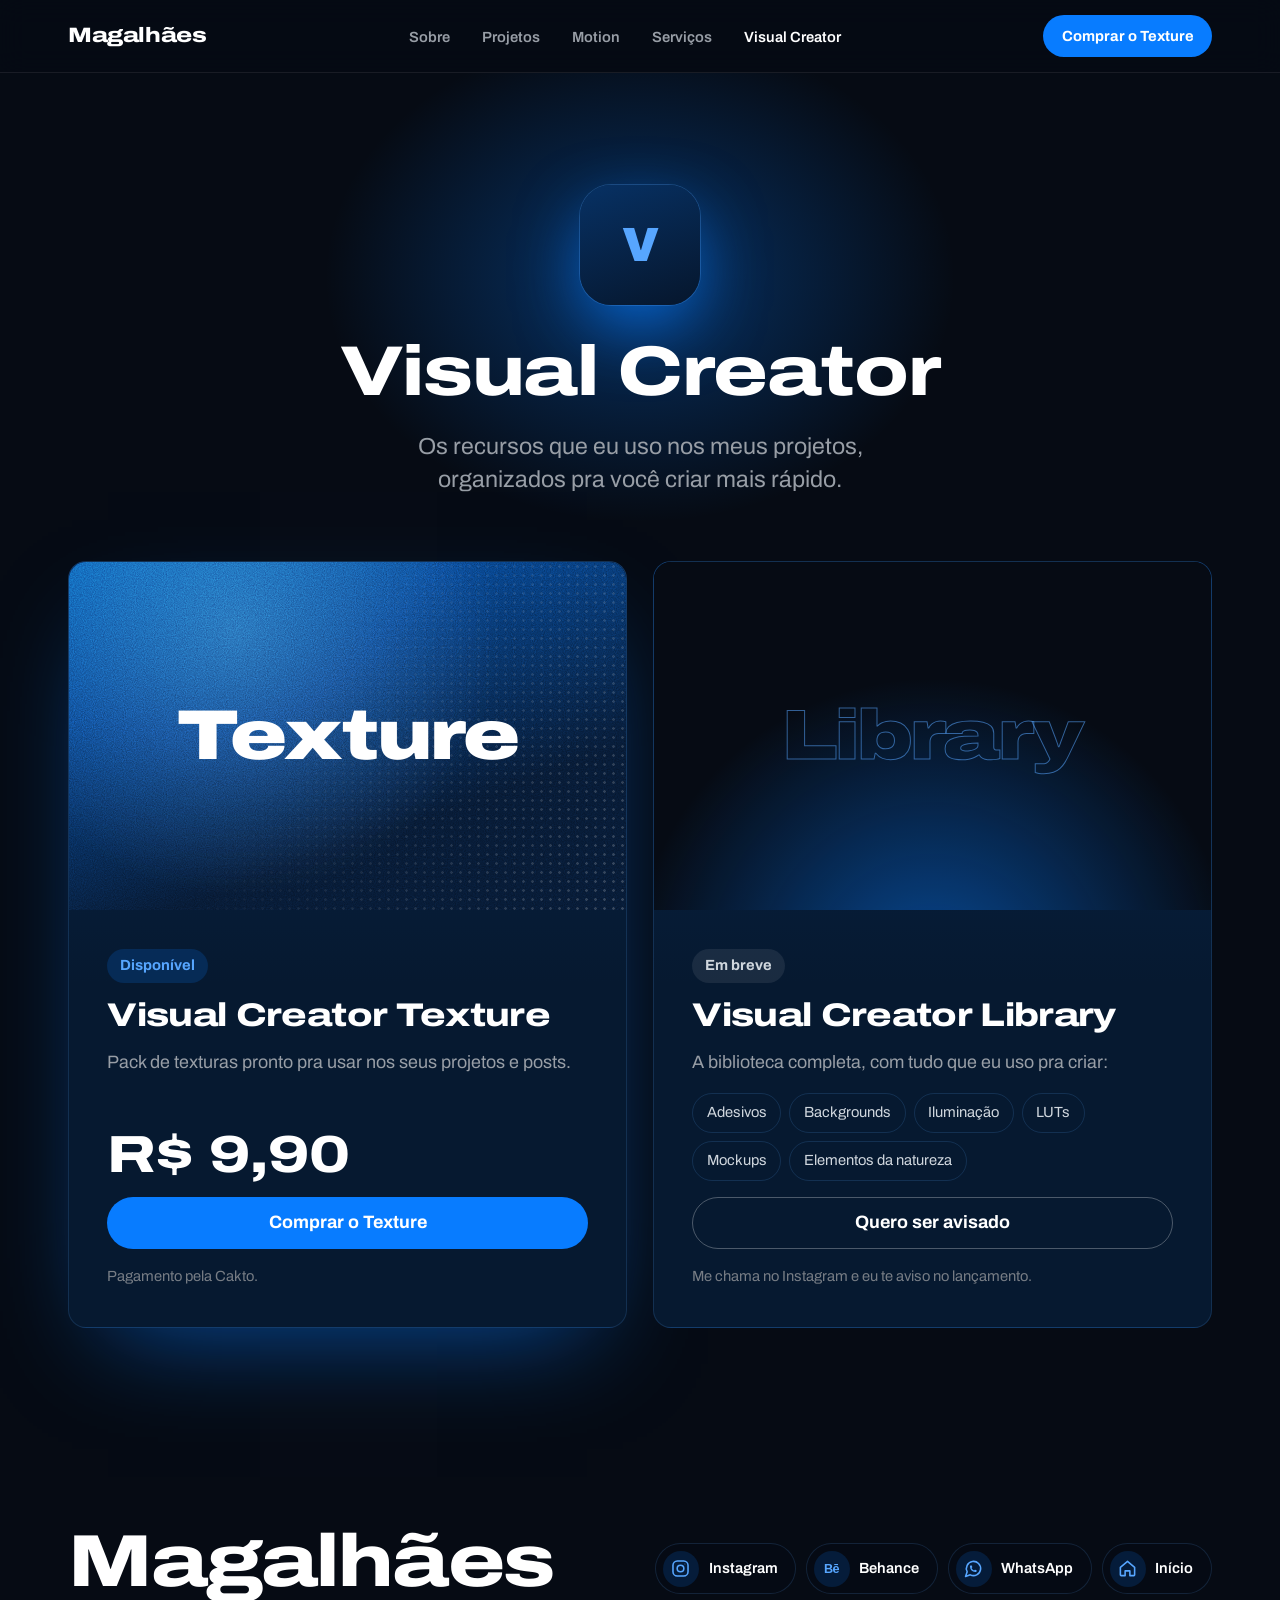
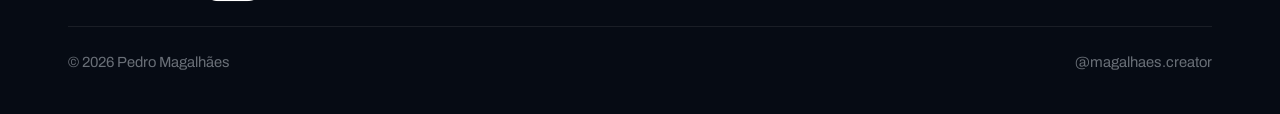
<file: visual-creator/index.html>
<!DOCTYPE html>
<html lang="pt-BR">
<head>
  <meta charset="utf-8">
  <script>if (location.protocol === "http:" && location.hostname.endsWith("magalhaescreator.com.br")) location.replace("https://" + location.host + location.pathname + location.search + location.hash);</script>
  <meta name="viewport" content="width=device-width, initial-scale=1">
  <title>Visual Creator | Recursos para designers</title>
  <meta name="description" content="Visual Creator: os recursos que o Magalhães usa nos projetos, organizados pra você criar mais rápido. Texturas, mockups, LUTs e mais.">
  <meta name="theme-color" content="#060b14">
  <link rel="canonical" href="https://magalhaescreator.com.br/visual-creator/">
  <meta property="og:url" content="https://magalhaescreator.com.br/visual-creator/">
  <meta property="og:type" content="website">
  <meta property="og:title" content="Visual Creator | Recursos para designers">
  <meta property="og:description" content="Visual Creator Texture por R$&nbsp;9,90. Visual Creator Library em breve.">
  <meta property="og:image" content="https://magalhaescreator.com.br/assets/img/og.jpg">
  <link rel="icon" href="../assets/img/favicon.svg" type="image/svg+xml">
  <link rel="preconnect" href="https://fonts.googleapis.com">
  <link rel="preconnect" href="https://fonts.gstatic.com" crossorigin>
  <link href="https://fonts.googleapis.com/css2?family=Archivo:wdth,wght@62..125,400..900&display=swap" rel="stylesheet">
  <link rel="stylesheet" href="../assets/css/style.css">
</head>
<body>
  <a class="skip" href="#conteudo">Pular para o conteúdo</a>

  <div class="promo-bar" data-promo>
    <div class="wrap promo-bar-inner">
      <p><b>Black Friday do Visual Creator.</b> <span class="hide-sm">Texture por R$&nbsp;9,90.</span> Termina em <span class="countdown-inline" data-countdown-inline>em breve</span></p>
      <a href="https://pay.cakto.com.br/vt54b25_1261545" target="_blank" rel="noopener">Comprar</a>
    </div>
  </div>

  <header class="nav">
    <div class="wrap nav-inner">
      <a class="wordmark" href="../">Magalhães</a>
      <nav aria-label="Principal">
        <ul class="nav-links" id="menu">
          <li><a href="../#sobre">Sobre</a></li>
          <li><a href="../#projetos">Projetos</a></li>
          <li><a href="../#motion">Motion</a></li>
          <li><a href="../#servicos">Serviços</a></li>
          <li><a href="./" aria-current="page">Visual Creator</a></li>
        </ul>
      </nav>
      <a class="btn btn-primary nav-cta" href="https://pay.cakto.com.br/vt54b25_1261545" target="_blank" rel="noopener">Comprar o Texture</a>
      <button class="menu-btn" type="button" aria-expanded="false" aria-controls="menu" aria-label="Abrir menu"><span></span><span></span><span></span></button>
    </div>
  </header>

  <main id="conteudo">
    <section class="vc-hero">
      <div class="wrap">
        <img class="vc-mark" src="https://magalhaesdsg.lovable.app/__l5e/assets-v1/70cc1ea8-8618-4522-af8d-01f7c8ef3eab/visual-creator-mark.png" referrerpolicy="no-referrer" alt="Visual Creator" width="120" height="120" data-fallback>
        <h1>Visual Creator</h1>
        <p>Os recursos que eu uso nos meus projetos, organizados pra você criar mais rápido.</p>
        <p class="vc-promo-label" data-promo>A Black Friday do Texture termina em</p>
        <div class="countdown" data-countdown data-promo aria-label="Tempo até o fim da promoção">
          <div><b data-unit="d">00</b><span>dias</span></div>
          <div><b data-unit="h">00</b><span>horas</span></div>
          <div><b data-unit="m">00</b><span>min</span></div>
          <div><b data-unit="s">00</b><span>seg</span></div>
        </div>
      </div>
    </section>

    <section class="section" style="padding-top: 0">
      <div class="wrap products">
        <article class="product product-featured">
          <div class="product-media">
            <div class="texture-art" aria-hidden="true"><span>Texture</span></div>
          </div>
          <div class="product-body">
            <span class="status status-on"><span data-promo>Black Friday</span><span data-promo-off>Disponível</span></span>
            <h2>Visual Creator Texture</h2>
            <p>Pack de texturas pronto pra usar nos seus projetos e posts.</p>
            <div class="price"><b>R$&nbsp;9,90</b></div>
            <a class="btn btn-primary" href="https://pay.cakto.com.br/vt54b25_1261545" target="_blank" rel="noopener">Comprar o Texture</a>
            <small>Pagamento pela Cakto.</small>
          </div>
        </article>

        <article class="product">
          <div class="product-media">
            <div class="soon-art"><span>Library</span></div>
          </div>
          <div class="product-body">
            <span class="status status-soon">Em breve</span>
            <h2>Visual Creator Library</h2>
            <p>A biblioteca completa, com tudo que eu uso pra criar:</p>
            <ul class="modules">
              <li>Adesivos</li>
              <li>Backgrounds</li>
              <li>Iluminação</li>
              <li>LUTs</li>
              <li>Mockups</li>
              <li>Elementos da natureza</li>
            </ul>
            <a class="btn btn-ghost" href="https://ig.me/m/magalhaes.creator" target="_blank" rel="noopener" style="margin-top: auto">Quero ser avisado</a>
            <small>Me chama no Instagram e eu te aviso no lançamento.</small>
          </div>
        </article>
      </div>
    </section>
  </main>

  <footer class="footer">
    <div class="wrap">
      <div class="footer-grid">
        <a class="wordmark" href="../">Magalhães</a>
        <ul class="footer-links">
          <li><a href="https://instagram.com/magalhaes.creator" target="_blank" rel="noopener"><span class="footer-icon"><svg viewBox="0 0 24 24" fill="none" stroke="currentColor" stroke-width="2" stroke-linecap="round" stroke-linejoin="round" aria-hidden="true"><rect x="2.5" y="2.5" width="19" height="19" rx="5.5"/><circle cx="12" cy="12" r="4.2"/><circle cx="17.6" cy="6.4" r="0.6" fill="currentColor" stroke="none"/></svg></span>Instagram</a></li>
          <li><a href="https://www.behance.net/magalhaess" target="_blank" rel="noopener"><span class="footer-icon"><svg viewBox="0 0 24 24" aria-hidden="true"><text x="12" y="17.6" text-anchor="middle" font-family="Arial, Helvetica, sans-serif" font-size="16" font-weight="900" fill="currentColor" letter-spacing="-0.6">Bē</text></svg></span>Behance</a></li>
          <li><a href="https://wa.me/message/RZX6VDRR2DVQH1" target="_blank" rel="noopener"><span class="footer-icon"><svg viewBox="0 0 24 24" fill="none" stroke="currentColor" stroke-width="2" stroke-linecap="round" stroke-linejoin="round" aria-hidden="true"><path d="M7.9 20A9 9 0 1 0 4 16.1L2 22Z"/><path d="M15.6 14.2l-1.4-.6a.8.8 0 0 0-.9.2l-.6.7a6 6 0 0 1-3.2-3.2l.7-.6a.8.8 0 0 0 .2-.9l-.6-1.4a.8.8 0 0 0-.9-.5c-.9.2-1.5 1-1.4 1.9a7.6 7.6 0 0 0 6.7 6.7c.9.1 1.7-.5 1.9-1.4a.8.8 0 0 0-.5-.9z" fill="currentColor" stroke="none"/></svg></span>WhatsApp</a></li>
          <li><a href="../"><span class="footer-icon"><svg viewBox="0 0 24 24" fill="none" stroke="currentColor" stroke-width="2" stroke-linecap="round" stroke-linejoin="round" aria-hidden="true"><path d="M3 10.5 12 3l9 7.5V20a1 1 0 0 1-1 1h-5v-6H9v6H4a1 1 0 0 1-1-1z"/></svg></span>Início</a></li>
        </ul>
      </div>
      <div class="footer-bottom">
        <span>© <span data-year>2026</span> Pedro Magalhães</span>
        <a href="https://instagram.com/magalhaes.creator" target="_blank" rel="noopener">@magalhaes.creator</a>
      </div>
    </div>
  </footer>

  <script src="../assets/js/main.js"></script>
</body>
</html>
</file>
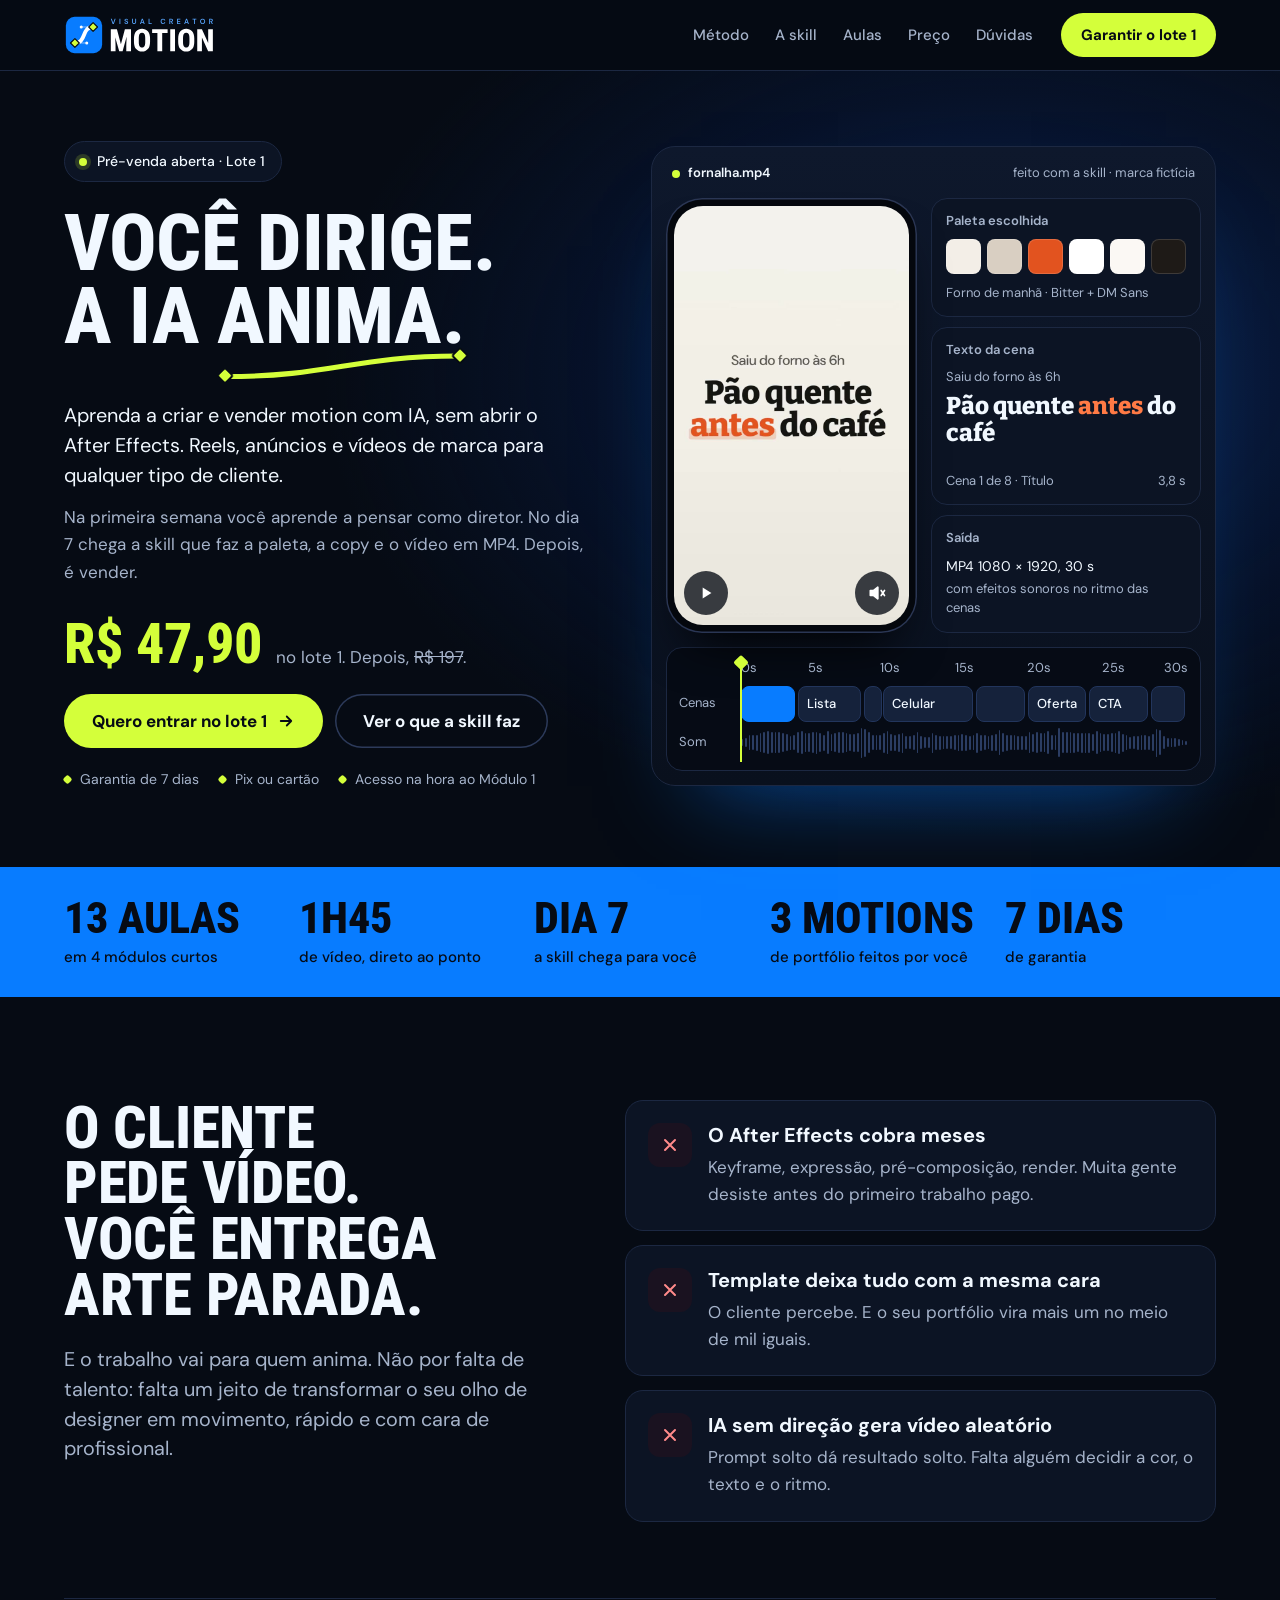
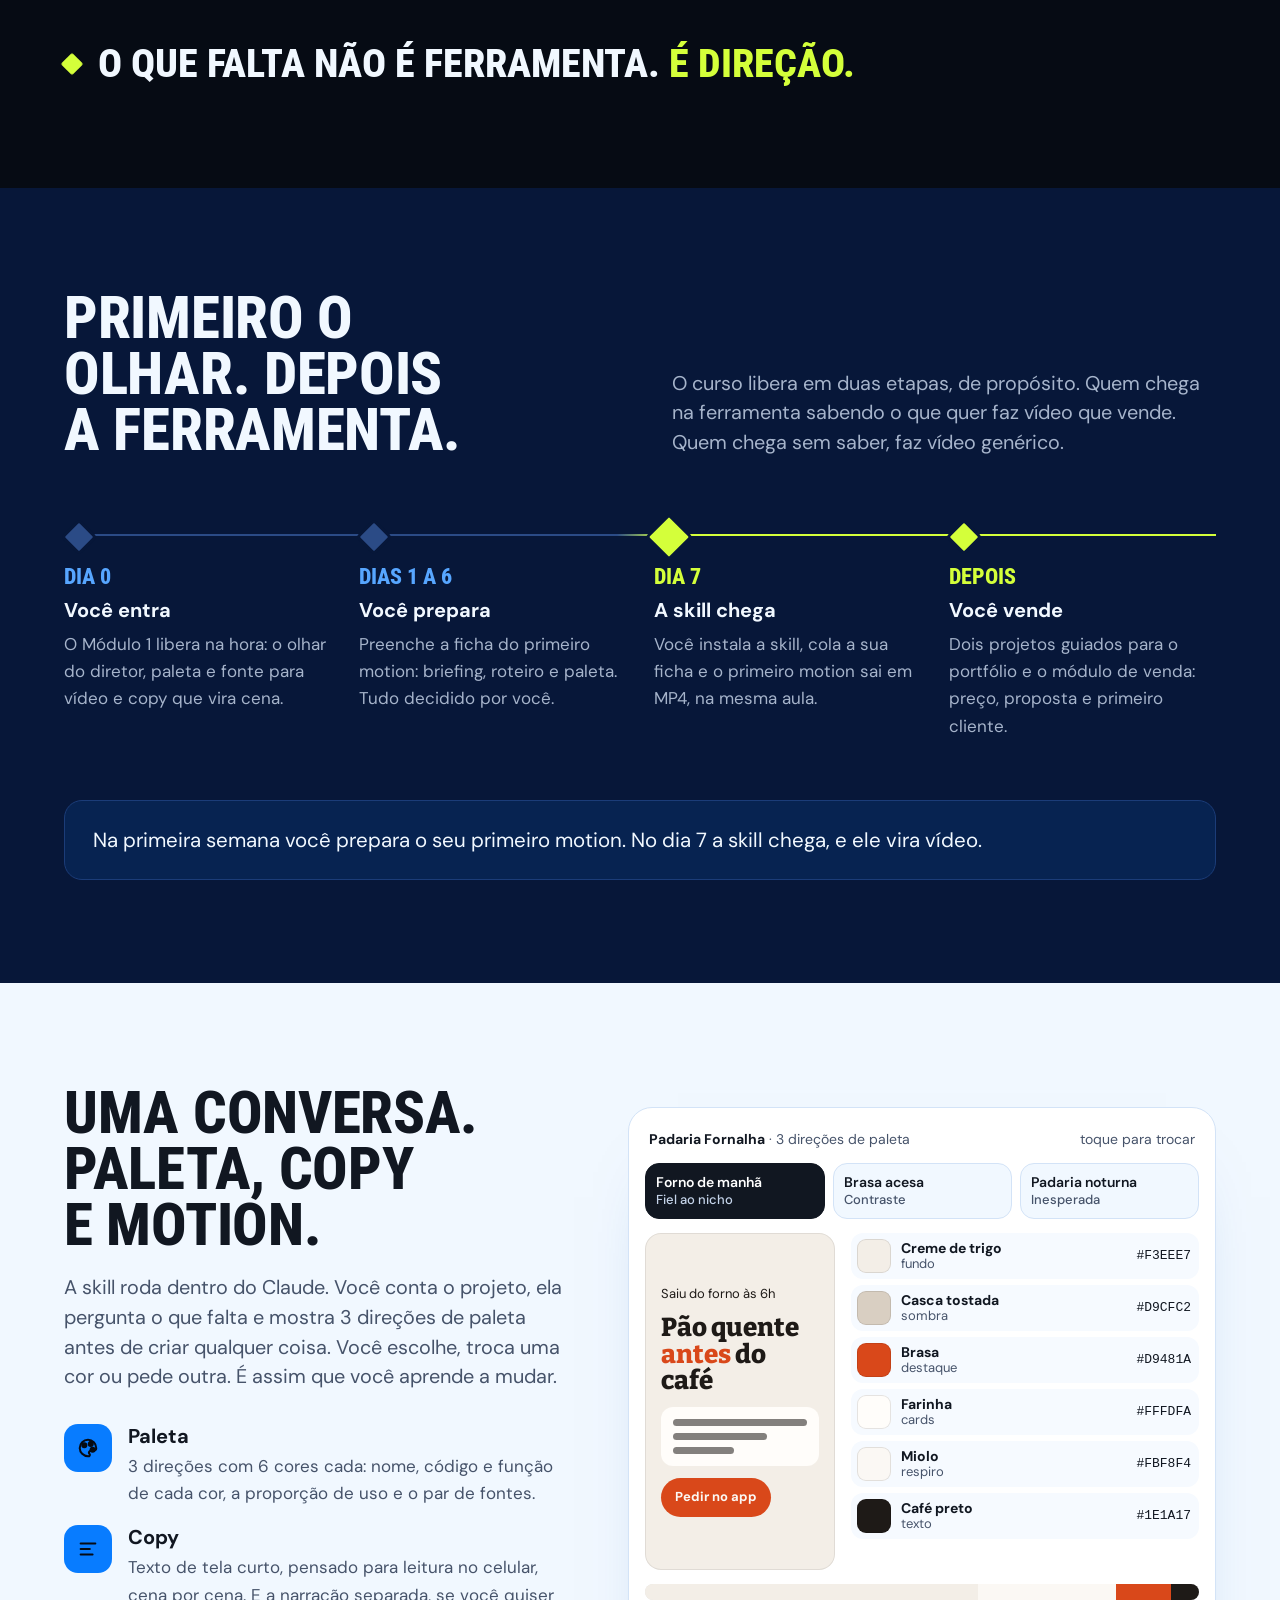
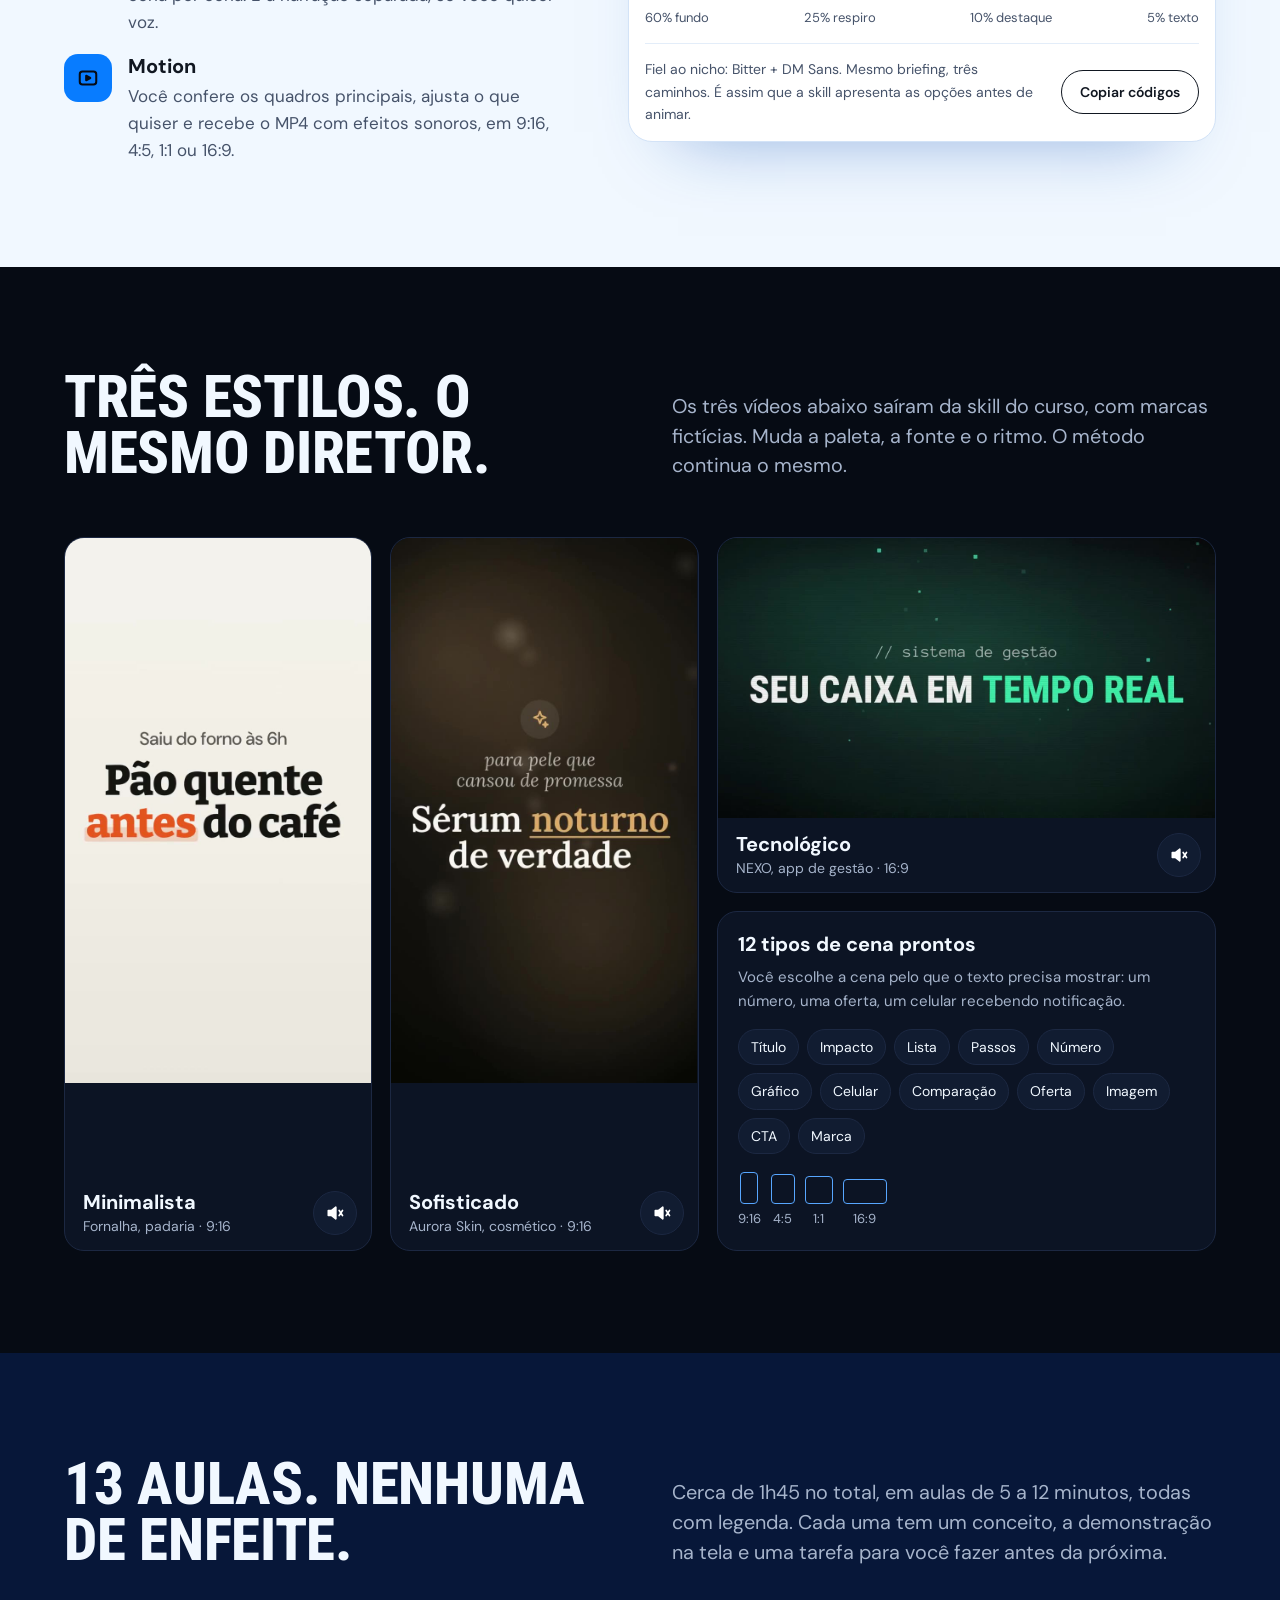
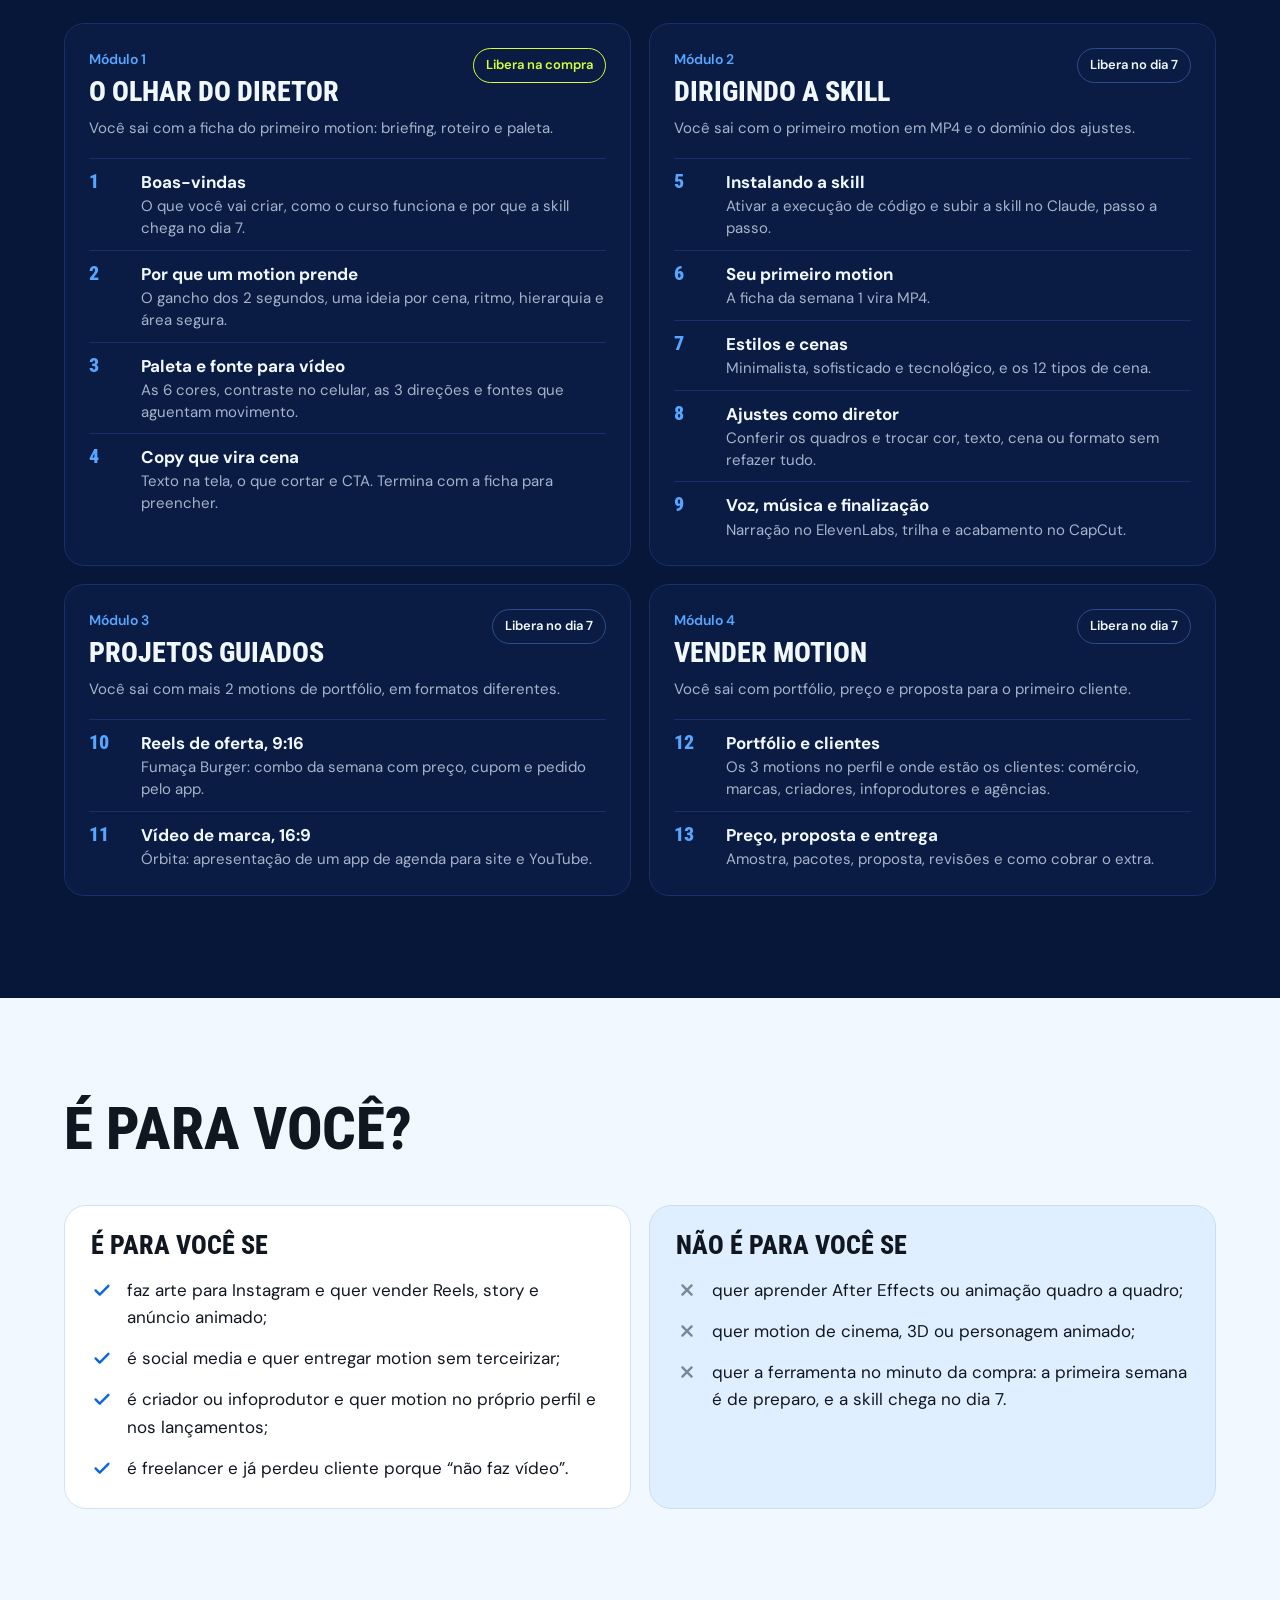
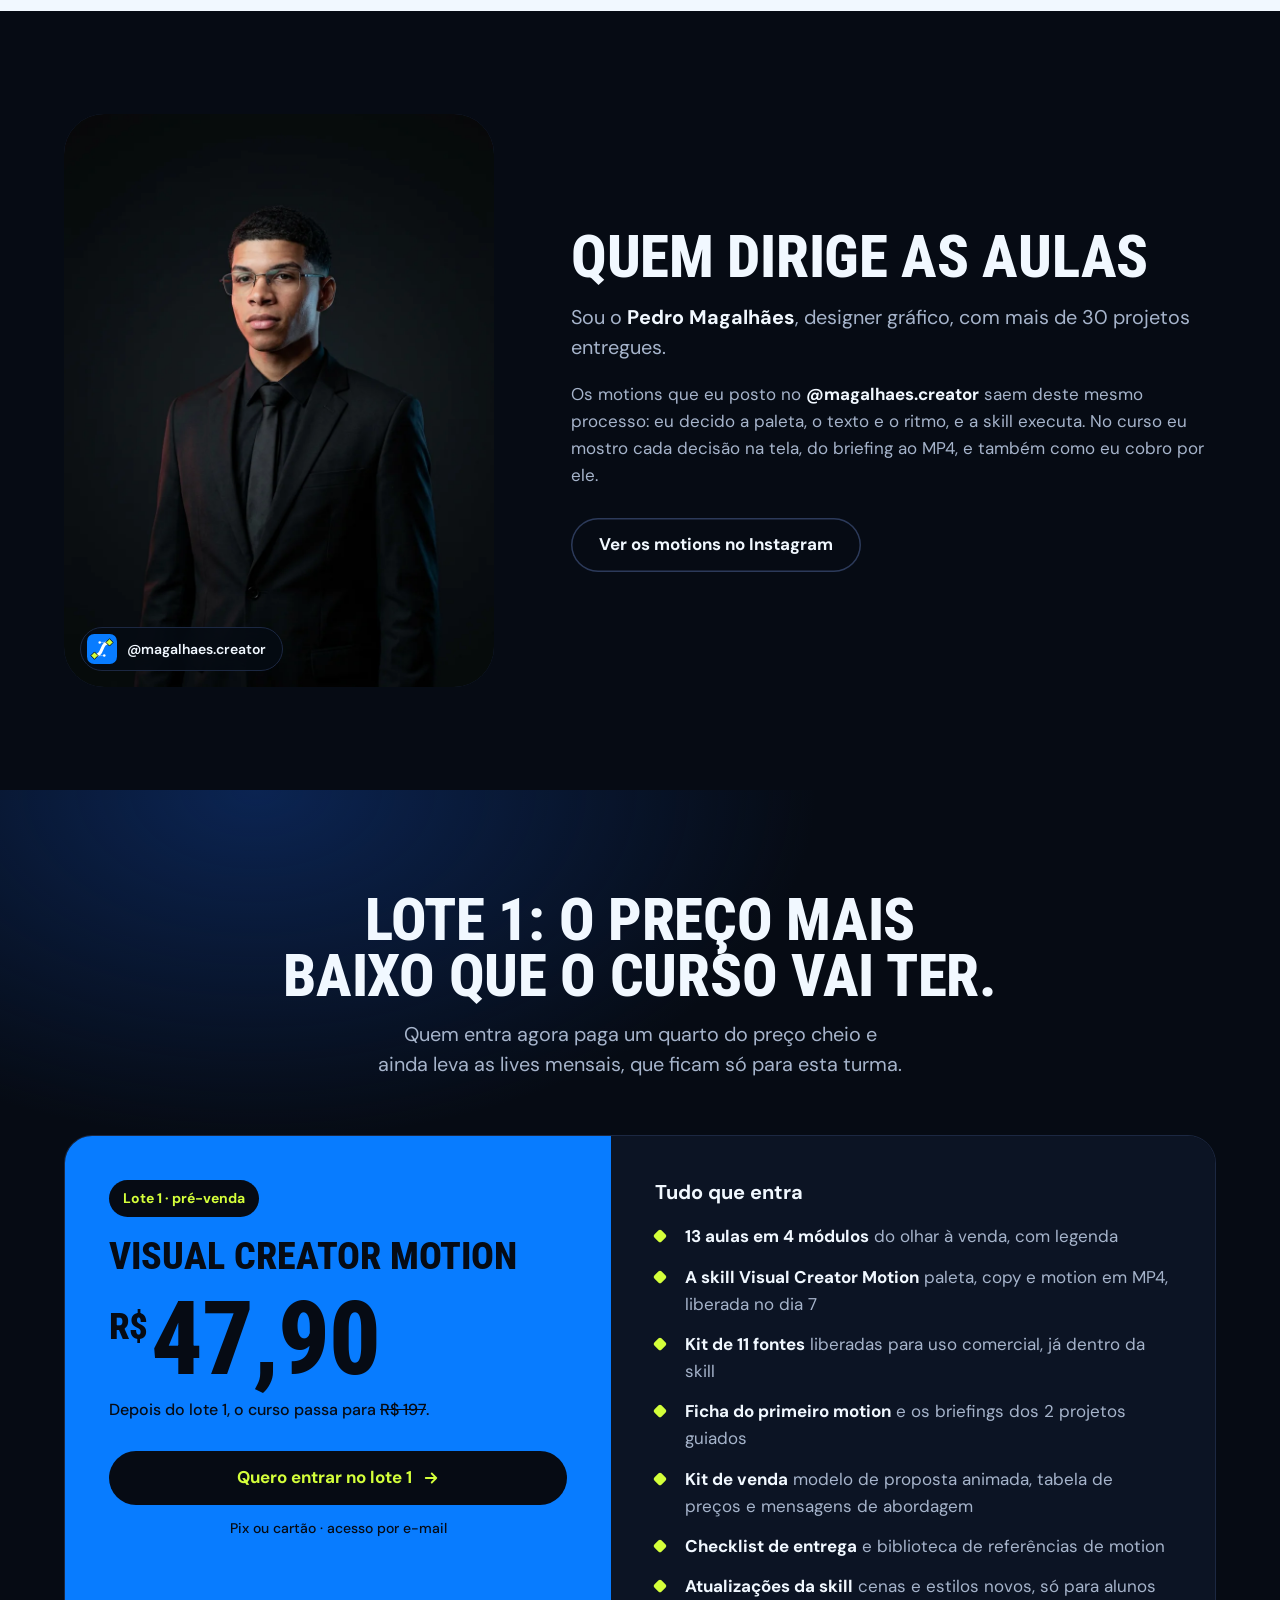
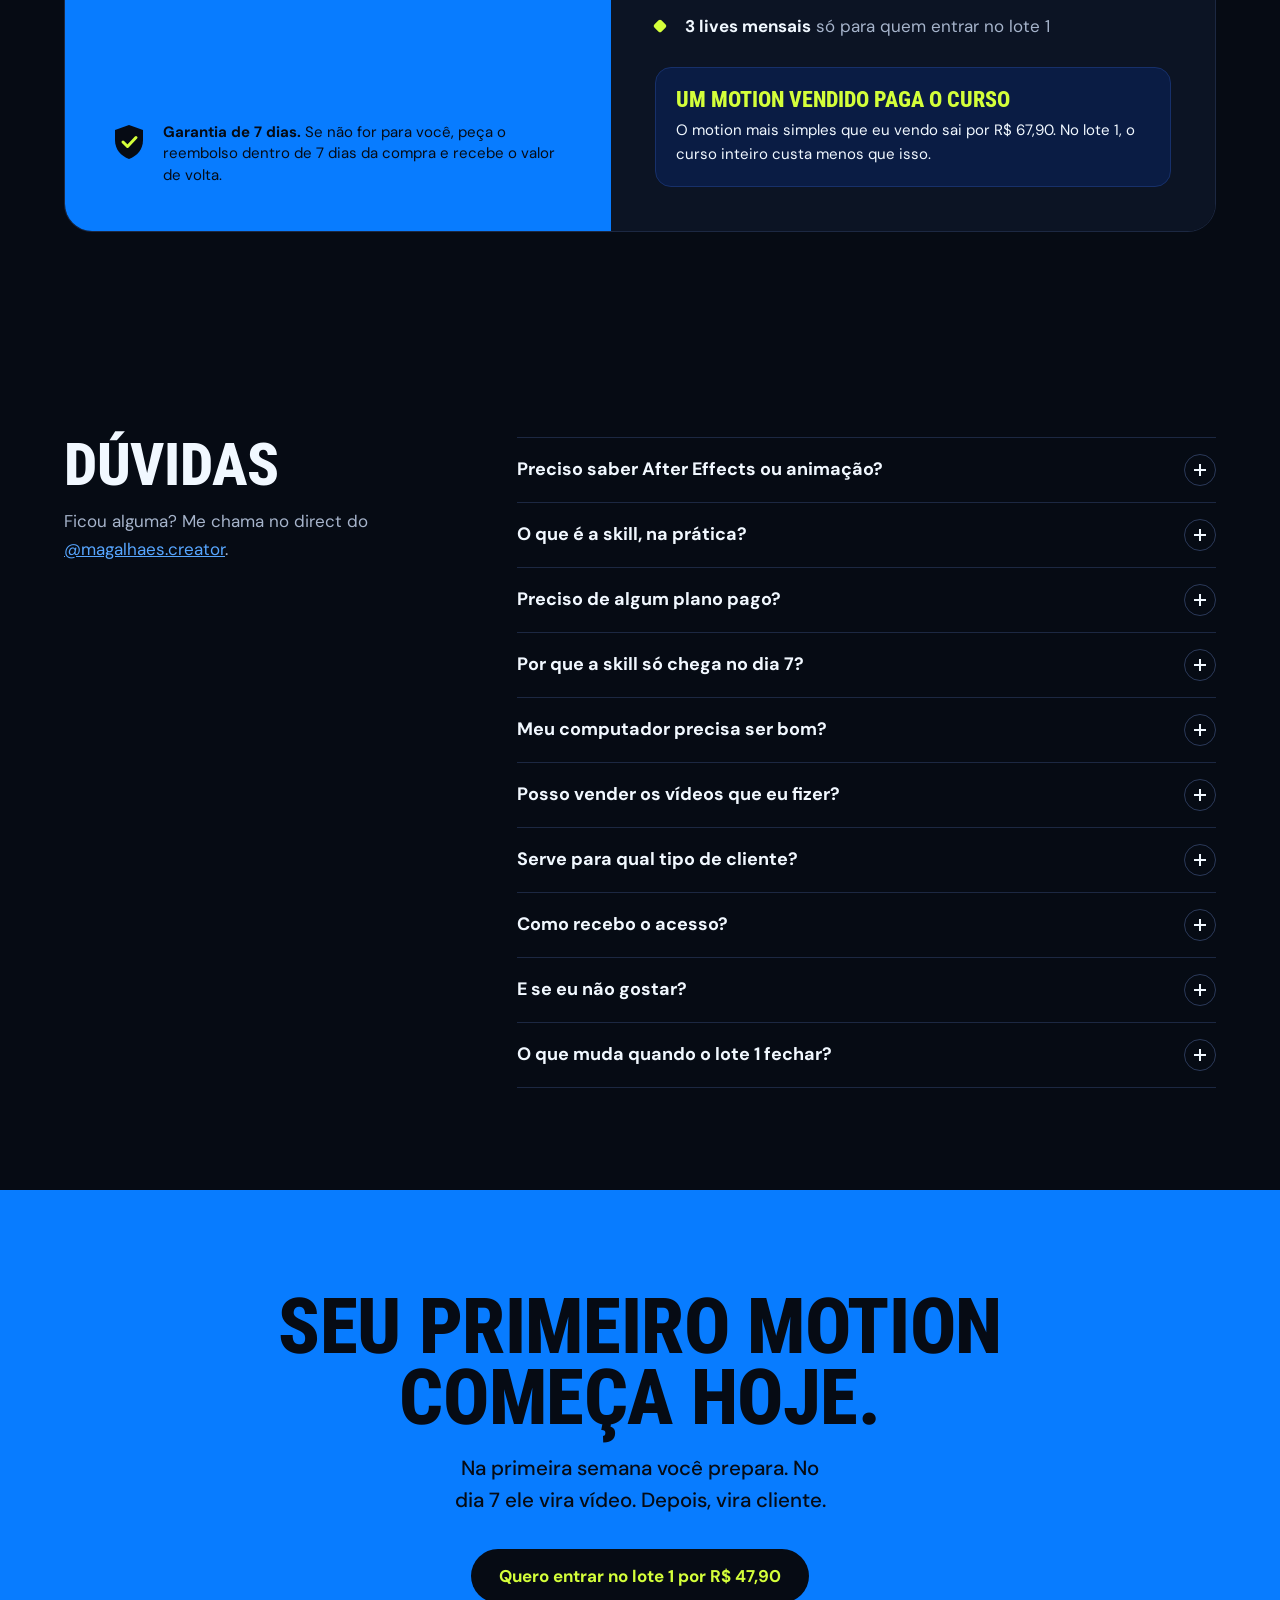
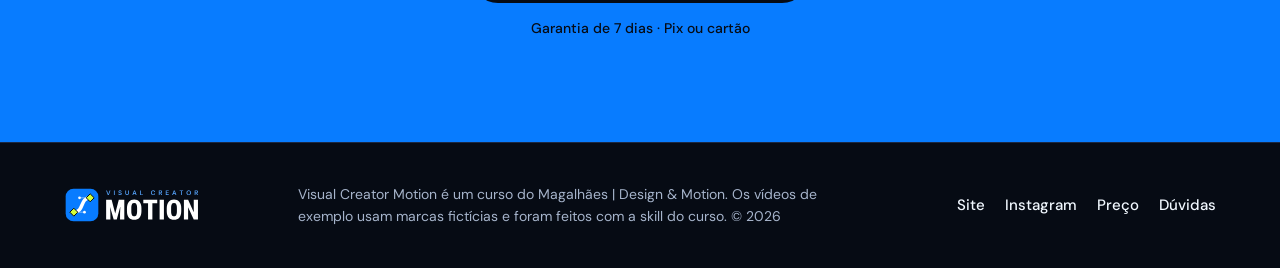
<file: visualcreatormotion/index.html>
<!DOCTYPE html>
<html lang="pt-BR">
<head>
<meta charset="utf-8">
<meta name="viewport" content="width=device-width, initial-scale=1">
<title>Visual Creator Motion</title>
<meta name="description" content="Curso de motion com IA, sem After Effects. Você dirige, a IA anima. Lote 1 por R$ 47,90.">
<meta property="og:type" content="website">
<meta property="og:url" content="https://magalhaescreator.com.br/visualcreatormotion/">
<meta property="og:title" content="Visual Creator Motion">
<meta property="og:image" content="https://magalhaescreator.com.br/visualcreatormotion/capa.jpg">
<meta name="twitter:card" content="summary_large_image">
<link rel="icon" href="favicon.svg" type="image/svg+xml">
<meta property="og:description" content="Crie e venda motions com IA, sem After Effects. Lote 1 por R$ 47,90.">
<meta name="theme-color" content="#060B14">
<link rel="preconnect" href="https://fonts.googleapis.com">
<link rel="preconnect" href="https://fonts.gstatic.com" crossorigin>
<link rel="stylesheet" href="https://fonts.googleapis.com/css2?family=DM+Sans:ital,opsz,wght@0,9..40,400..700;1,9..40,400&family=Roboto+Condensed:wght@700;800&family=Bitter:wght@800&family=Anton&family=Lora:ital,wght@0,700;1,400&family=Poppins:wght@500&family=Montserrat:wght@500&display=swap">
<style>
/* VOICE  lançamento de curso: direto, confiante, em português do dia a dia
   IDEA   um editor de motion: quadros-chave, curva de ease, linha do tempo com cursor
   PICTURE celular rodando um motion real feito pela skill, com inspetor (paleta, texto da cena, saída) e linha do tempo sincronizada
   COLOUR Preto Tinta de fundo, Noite nas faixas, Azul Magalhães nos blocos, Lima só para ação, Gelo na faixa clara
   TYPE   Roboto Condensed 800 + DM Sans (combinação Creator da Paleta Magalhães)
   LAYOUT notebook: texto à esquerda, editor à direita; celular: título, editor, botões */
:root{color-scheme:dark;--bg:#060B14;--surf:#0C1424;--surf2:#111C31;--line:#1C2842;--noite:#071739;--azul:#087CFF;--ceu:#57A6FF;--azul6:#0C65DE;--lima:#D4FF3A;--gelo:#F1F8FF;--gelo2:#E0EFFF;--ink:#F1F8FF;--mut:#A6B4CB;--dark:#111721;--dmut:#46536A;--cond:"Roboto Condensed","Arial Narrow",Impact,sans-serif;--sans:"DM Sans",system-ui,-apple-system,"Segoe UI",sans-serif}
*{box-sizing:border-box;min-width:0}
html{scroll-behavior:smooth;scroll-padding-top:84px}
body{margin:0;background:var(--bg);color:var(--ink);font:17px/1.6 var(--sans);overflow-x:clip;-webkit-font-smoothing:antialiased}
img,video,svg{display:block;max-width:100%}
a{color:inherit}
p{margin:0}
.wrap{max-width:1240px;margin:0 auto}
.band{padding:clamp(64px,8vw,116px) max(5vw,16px)}
h1,h2{font-family:var(--cond);font-weight:800;text-transform:uppercase;letter-spacing:-.005em;margin:0;text-wrap:balance}
h1{font-size:clamp(50px,6.2vw,88px);line-height:.92}
h2{font-size:clamp(38px,4.6vw,60px);line-height:.95}
h3{font:700 20px/1.25 var(--sans);margin:0}
.lead{font-size:clamp(18px,1.55vw,21px);line-height:1.5}
.mut{color:var(--mut)}
.kd{display:inline-block;width:10px;height:10px;background:var(--lima);transform:rotate(45deg);border-radius:2px;flex:none}
.btn{display:inline-flex;align-items:center;justify-content:center;gap:10px;min-height:54px;padding:0 28px;border-radius:999px;background:var(--lima);color:#060B14;font:700 17px/1 var(--sans);text-decoration:none;border:0;cursor:pointer;transition:transform .15s ease,box-shadow .15s ease;white-space:nowrap}
.btn:hover{transform:translateY(-2px);box-shadow:0 12px 28px -12px rgba(212,255,58,.6)}
.btn svg{width:18px;height:18px;flex:none}
.btn.ghost{background:transparent;color:var(--ink);box-shadow:inset 0 0 0 1.5px #2C3A5A}
.btn.ghost:hover{box-shadow:inset 0 0 0 1.5px var(--ceu)}
.btn.dk{background:#060B14;color:var(--lima)}
.btn.dk:hover{box-shadow:0 12px 28px -12px rgba(6,11,20,.7)}
a:focus-visible,button:focus-visible,summary:focus-visible{outline:3px solid var(--ceu);outline-offset:3px;border-radius:12px}
.btn:focus-visible{border-radius:999px}

/* topo */
.top{position:sticky;top:0;z-index:30;background:rgba(6,11,20,.88);backdrop-filter:blur(14px);-webkit-backdrop-filter:blur(14px);border-bottom:1px solid var(--line)}
.bar{max-width:1320px;margin:0 auto;padding:0 max(5vw,16px);height:70px;display:flex;align-items:center;gap:28px}
.logo{display:block;flex:none}
.logo svg{height:40px;width:auto}
.top nav{display:flex;gap:26px;margin-left:auto}
.top nav a{text-decoration:none;color:var(--mut);font-weight:500;font-size:15px;padding:10px 0}
.top nav a:hover{color:var(--ink)}
.top .btn{min-height:44px;padding:0 20px;font-size:15px}

/* hero */
.hero{position:relative;padding-top:clamp(40px,5.5vw,80px);padding-bottom:clamp(56px,6vw,96px);background:radial-gradient(900px 620px at 78% 38%,#0B2452 0%,rgba(7,23,57,.55) 45%,transparent 75%),var(--bg)}
.hero .wrap{display:grid;grid-template-columns:minmax(0,1fr) minmax(0,1.08fr);gap:clamp(36px,5vw,72px);align-items:center}
.status{display:inline-flex;align-items:center;gap:10px;padding:8px 16px 8px 14px;border-radius:999px;background:var(--surf);border:1px solid var(--line);font-size:14px;font-weight:500}
.status i{width:8px;height:8px;border-radius:50%;background:var(--lima);box-shadow:0 0 0 4px rgba(212,255,58,.16)}
.hero h1{margin:24px 0 .62em}
.anima{position:relative;display:inline-block}
.curve{position:absolute;left:0;right:-.04em;top:100%;height:.36em;pointer-events:none}
.curve svg{width:100%;height:100%;overflow:visible}
.curve path{fill:none;stroke:var(--lima);stroke-width:.065em;stroke-linecap:round;stroke-dasharray:1;stroke-dashoffset:1;animation:draw 1.1s .4s cubic-bezier(.65,0,.35,1) forwards}
.curve .k{position:absolute;width:.17em;height:.17em;background:var(--lima);border:2px solid var(--bg);border-radius:3px;transform:translate(-50%,-50%) rotate(45deg) scale(0);animation:pop .35s ease-out forwards}
.curve .k1{left:3%;top:86%;animation-delay:.3s}
.curve .k2{left:97%;top:14%;animation-delay:1.4s}
@keyframes draw{to{stroke-dashoffset:0}}
@keyframes pop{to{transform:translate(-50%,-50%) rotate(45deg) scale(1)}}
.hero .lead{max-width:34em}
.hero .sub{margin-top:14px;color:var(--mut);max-width:34em}
.price{display:flex;flex-wrap:wrap;align-items:baseline;gap:4px 14px;margin:30px 0 22px}
.price b{font:800 clamp(44px,4.4vw,58px)/1 var(--cond);color:var(--lima);white-space:nowrap}
.price span{color:var(--mut)}
.price s{white-space:nowrap}
.ctas{display:flex;flex-wrap:wrap;gap:12px}
.micro{display:flex;flex-wrap:wrap;gap:8px 20px;margin-top:20px;color:var(--mut);font-size:14px}
.micro span{display:inline-flex;align-items:center;gap:9px}
.micro .kd{width:7px;height:7px}

/* editor */
.ed{background:linear-gradient(180deg,#0E182C,#09101D);border:1px solid var(--line);border-radius:24px;padding:14px;box-shadow:0 50px 90px -50px rgba(8,124,255,.55)}
.ed-top{display:flex;justify-content:space-between;align-items:center;gap:12px;flex-wrap:wrap;padding:2px 6px 14px;font-size:13px;color:var(--mut)}
.ed-top b{color:var(--ink);font-weight:600;display:inline-flex;align-items:center;gap:8px}
.ed-top b i{width:8px;height:8px;border-radius:50%;background:var(--lima)}
.ed-main{display:grid;grid-template-columns:minmax(0,47%) minmax(0,1fr);gap:14px;align-items:stretch}
.phone{position:relative;align-self:start;border-radius:36px;padding:8px;background:#04070D;box-shadow:inset 0 0 0 1.5px #2A3654,0 30px 50px -24px #000}
.phone video{width:100%;aspect-ratio:9/16;border-radius:29px;object-fit:cover;background:#F3EEE7}
.pbtns{position:absolute;left:18px;right:18px;bottom:18px;display:flex;justify-content:space-between}
.rb{width:44px;height:44px;border-radius:50%;border:0;background:rgba(6,11,20,.78);color:#fff;display:grid;place-items:center;cursor:pointer;backdrop-filter:blur(6px);-webkit-backdrop-filter:blur(6px)}
.rb svg{width:20px;height:20px}
.rb:hover{background:#060B14}
.insp{display:flex;flex-direction:column;gap:10px}
.card{background:var(--surf);border:1px solid var(--line);border-radius:16px;padding:14px}
.card h4{margin:0 0 10px;font:600 13px/1.2 var(--sans);color:var(--mut)}
.sw{display:grid;grid-template-columns:repeat(6,minmax(0,1fr));gap:6px}
.sw i{aspect-ratio:1;border-radius:8px;box-shadow:inset 0 0 0 1px rgba(255,255,255,.14)}
.card .meta{margin-top:10px;font-size:13px;color:var(--mut);line-height:1.4}
.now{flex:1;display:flex;flex-direction:column}
.now .ctx{font-size:13px;color:var(--mut);min-height:1.4em}
.now .txt{font:800 clamp(19px,1.9vw,25px)/1.12 "Bitter",Georgia,serif;margin-top:4px;color:var(--ink)}
.now .txt em{font-style:normal;color:#FF7A45}
.now .meta{margin-top:auto;padding-top:12px;display:flex;flex-wrap:wrap;justify-content:space-between;gap:2px 8px}
#hdur{white-space:nowrap}
.out p{font-size:14px;line-height:1.45}
.out p+p{margin-top:4px;color:var(--mut);font-size:13px}
.tl{margin-top:14px;background:#060B15;border:1px solid var(--line);border-radius:16px;padding:10px 12px 12px;display:grid;grid-template-columns:52px minmax(0,1fr);column-gap:10px}
.tl .lbl{font-size:13px;color:var(--mut);display:flex;align-items:center}
.lanes{position:relative;display:grid;grid-template-rows:22px 36px 30px;row-gap:6px}
.tl .lbls{display:grid;grid-template-rows:22px 36px 30px;row-gap:6px}
.ruler{position:relative;font-size:13px;color:var(--mut)}
.ruler span{position:absolute;top:0;transform:translateX(-50%);white-space:nowrap}
.ruler span:first-child{transform:none}
.ruler span:last-child{transform:translateX(-100%)}
.trk{position:relative}
.clip{position:absolute;top:0;bottom:0;border-radius:8px;background:#15223B;border:1px solid #22355C;color:var(--ink);font:500 13px/34px var(--sans);padding:0 8px;overflow:hidden;white-space:nowrap;cursor:pointer;text-align:left;transition:background .2s,color .2s}
.clip:hover{background:#1C2D4D}
.clip.on{background:var(--azul);border-color:var(--azul);color:#060B14;font-weight:700}
.clip.tight{color:transparent}
.clip.tight.on{color:transparent}
.wave{position:relative}
.wave .w{position:absolute;inset:0;display:flex;align-items:center;gap:2px}
.wave .w i{flex:1;background:#2B3D63;border-radius:2px;min-height:2px}
.wave .w2 i{background:var(--lima)}
.ph{position:absolute;top:0;bottom:-4px;width:2px;margin-left:-1px;background:var(--lima);left:0;pointer-events:none;z-index:2}
.ph::before{content:"";position:absolute;left:50%;top:-1px;width:11px;height:11px;background:var(--lima);transform:translateX(-50%) rotate(45deg);border-radius:2px}

/* faixa de números */
.strip{background:var(--azul);color:#060B14;padding:30px max(5vw,16px)}
.facts{display:grid;grid-template-columns:repeat(5,minmax(0,1fr));gap:18px 24px}
.facts div{display:flex;flex-direction:column}
.facts b{font:800 clamp(34px,3.4vw,46px)/1 var(--cond);text-transform:uppercase;white-space:nowrap}
.facts span{font-size:15px;font-weight:500;margin-top:6px;line-height:1.35}

/* problema */
.prob .wrap{display:grid;grid-template-columns:minmax(0,.9fr) minmax(0,1.1fr);gap:clamp(36px,6vw,96px);align-items:start}
.prob .lead{margin-top:22px;color:var(--mut)}
.pains{display:grid;gap:14px}
.pain{display:grid;grid-template-columns:44px minmax(0,1fr);gap:16px;padding:22px;background:var(--surf);border:1px solid var(--line);border-radius:18px}
.pain .x{width:44px;height:44px;border-radius:12px;background:#1A1220;display:grid;place-items:center;color:#FF8A8A}
.pain .x svg{width:20px;height:20px}
.pain p{margin-top:6px;color:var(--mut)}
.turn{grid-column:1/-1;display:flex;align-items:center;gap:18px;border-top:1px solid var(--line);padding-top:clamp(28px,4vw,44px);font:800 clamp(26px,3.2vw,40px)/1.05 var(--cond);text-transform:uppercase}
.turn .kd{width:16px;height:16px}
.turn em{font-style:normal;color:var(--lima)}

/* método */
.met{background:var(--noite)}
.met .head{display:grid;grid-template-columns:minmax(0,1fr) minmax(0,1fr);gap:24px 64px;align-items:end}
.met .head p{color:var(--mut)}
.steps{position:relative;display:grid;grid-template-columns:repeat(4,minmax(0,1fr));gap:28px;margin-top:clamp(40px,5vw,64px);padding-top:44px}
.steps::before{content:"";position:absolute;left:0;right:0;top:12px;height:2px;background:linear-gradient(90deg,#2B4B86 0%,#2B4B86 48%,var(--lima) 52%,var(--lima) 100%)}
.step{position:relative}
.step::before{content:"";position:absolute;left:2px;top:-42px;width:20px;height:20px;background:#2B4B86;border:3px solid var(--noite);border-radius:4px;transform:rotate(45deg)}
.step.hot::before,.step.after::before{background:var(--lima)}
.step.hot::before{width:28px;height:28px;top:-46px;left:-2px}
.step small{display:block;font:800 22px/1 var(--cond);text-transform:uppercase;color:var(--ceu)}
.step.hot small,.step.after small{color:var(--lima)}
.step h3{margin-top:10px}
.step p{margin-top:8px;color:var(--mut)}
.quote{margin-top:clamp(40px,5vw,60px);padding:24px 28px;border-radius:18px;background:rgba(8,124,255,.12);border:1px solid #1B3C78;font-size:clamp(18px,1.6vw,21px);line-height:1.5}

/* skill */
.skill{background:var(--gelo);color:var(--dark)}
.skill .wrap{display:grid;grid-template-columns:minmax(0,.92fr) minmax(0,1.08fr);gap:clamp(36px,5vw,80px);align-items:center}
.skill .lead{margin-top:20px;color:var(--dmut)}
.does{display:grid;gap:18px;margin-top:32px}
.do{display:grid;grid-template-columns:48px minmax(0,1fr);gap:16px;align-items:start}
.do .ic{width:48px;height:48px;border-radius:14px;background:var(--azul);color:#060B14;display:grid;place-items:center}
.do .ic svg{width:22px;height:22px}
.do p{margin-top:4px;color:var(--dmut)}
.demo{background:#fff;border:1px solid #D3E3F7;border-radius:24px;padding:16px;box-shadow:0 40px 70px -50px rgba(16,79,179,.5)}
.dhead{display:flex;justify-content:space-between;align-items:center;gap:10px;flex-wrap:wrap;padding:4px 4px 12px;font-size:14px;color:var(--dmut)}
.dhead b{color:var(--dark)}
.tabs{display:grid;grid-template-columns:repeat(3,minmax(0,1fr));gap:8px}
.tab{min-height:56px;border-radius:14px;border:1.5px solid #D3E3F7;background:var(--gelo);color:var(--dark);font:600 14px/1.2 var(--sans);cursor:pointer;padding:8px 10px;text-align:left}
.tab small{display:block;font-weight:500;color:var(--dmut);font-size:13px;margin-top:2px}
.tab[aria-selected=true]{background:var(--dark);border-color:var(--dark);color:#fff}
.tab[aria-selected=true] small{color:#C5D4EA}
.dbody{display:grid;grid-template-columns:minmax(0,190px) minmax(0,1fr);gap:16px;margin-top:14px}
.art{aspect-ratio:9/16;border-radius:16px;padding:20px 16px;display:flex;flex-direction:column;justify-content:center;gap:12px;transition:background .35s;overflow:hidden;box-shadow:inset 0 0 0 1px rgba(0,0,0,.08)}
.art .c{font-size:13px;line-height:1.3;transition:color .35s}
.art .t{font-size:26px;line-height:1.02;transition:color .35s}
.art .t em{font-style:normal;transition:color .35s}
.art .cd{border-radius:12px;padding:12px;display:grid;gap:7px;transition:background .35s}
.art .cd i{display:block;height:7px;border-radius:4px;opacity:.55}
.art .cd i:nth-child(2){width:70%}
.art .cd i:nth-child(3){width:45%}
.art .b{align-self:flex-start;border-radius:999px;padding:9px 14px;font-size:13px;font-weight:700;transition:background .35s,color .35s}
.rows{display:grid;gap:6px;align-content:start}
.row{display:grid;grid-template-columns:34px minmax(0,1fr) auto;gap:10px;align-items:center;padding:6px 8px 6px 6px;border-radius:12px;background:#F6FAFF}
.row i{width:34px;height:34px;border-radius:9px;box-shadow:inset 0 0 0 1px rgba(0,0,0,.1);transition:background .35s}
.row b{display:block;font-size:14px;line-height:1.2}
.row span{display:block;font-size:13px;color:var(--dmut);line-height:1.2}
.row code{font:500 13px/1 ui-monospace,SFMono-Regular,Menlo,monospace;color:var(--dark);white-space:nowrap}
.pbar{display:flex;height:16px;border-radius:8px;overflow:hidden;margin-top:14px;box-shadow:inset 0 0 0 1px rgba(17,23,33,.12)}
.pbar span{transition:background .35s}
.pcap{display:flex;justify-content:space-between;gap:10px;flex-wrap:wrap;margin-top:8px;font-size:13px;color:var(--dmut)}
.dfoot{display:flex;justify-content:space-between;align-items:center;gap:12px;flex-wrap:wrap;margin-top:14px;padding-top:14px;border-top:1px solid #E3EDF9}
.dfoot p{font-size:14px;color:var(--dmut);max-width:28em}
.copy{min-height:44px;padding:0 18px;border-radius:999px;border:1.5px solid var(--dark);background:#fff;color:var(--dark);font:600 14px/1 var(--sans);cursor:pointer;white-space:nowrap}
.copy:hover{background:var(--dark);color:#fff}

/* estilos */
.est .head{display:grid;grid-template-columns:minmax(0,1fr) minmax(0,1fr);gap:24px 64px;align-items:end}
.est .head p{color:var(--mut)}
.vids{display:grid;grid-template-columns:minmax(0,1fr) minmax(0,1fr) minmax(0,1.62fr);gap:18px;margin-top:clamp(36px,4.5vw,56px);align-items:stretch}
.col3{display:flex;flex-direction:column;gap:18px}
.vid{background:var(--surf);border:1px solid var(--line);border-radius:20px;overflow:hidden;display:flex;flex-direction:column}
.vid video{width:100%;aspect-ratio:9/16;object-fit:cover;background:#0A0F1A}
.vid.wide video{aspect-ratio:16/9}
.cap{display:flex;justify-content:space-between;align-items:center;gap:12px;padding:14px 14px 14px 18px;margin-top:auto}
.cap p{font-size:14px;color:var(--mut);line-height:1.35;margin-top:2px}
.cap .rb{flex:none;background:var(--surf2);border:1px solid var(--line)}
.scn{flex:1;background:var(--surf);border:1px solid var(--line);border-radius:20px;padding:20px}
.scn p{margin-top:8px;color:var(--mut);font-size:15px}
.chips{display:flex;flex-wrap:wrap;gap:8px;margin-top:16px}
.chips span{padding:6px 12px;border-radius:999px;background:var(--surf2);border:1px solid var(--line);font-size:14px;white-space:nowrap}
.fmts{display:flex;flex-wrap:wrap;gap:10px;align-items:flex-end;margin-top:18px;font-size:13px;color:var(--mut)}
.fmts i{display:block;border:1.5px solid var(--ceu);border-radius:4px;margin-bottom:5px}
.fmts div{display:flex;flex-direction:column;align-items:center}

/* aulas */
.aulas{background:var(--noite)}
.aulas .head{display:grid;grid-template-columns:minmax(0,1fr) minmax(0,1fr);gap:24px 64px;align-items:end}
.aulas .head p{color:var(--mut)}
.mods{display:grid;grid-template-columns:repeat(2,minmax(0,1fr));gap:18px;margin-top:clamp(36px,4.5vw,56px)}
.mod{background:#0A1C44;border:1px solid #17306A;border-radius:20px;padding:24px}
.mtop{display:flex;justify-content:space-between;align-items:flex-start;gap:12px}
.mtop small{display:block;font-size:14px;color:var(--ceu);font-weight:600}
.mtop h3{font:800 28px/1.05 var(--cond);text-transform:uppercase;margin-top:6px}
.lib{flex:none;padding:6px 12px;border-radius:999px;font-size:13px;font-weight:600;white-space:nowrap;border:1.5px solid #2C4C8C;color:var(--ink)}
.lib.now{border-color:var(--lima);color:var(--lima)}
.mod .gets{margin-top:10px;color:var(--mut);font-size:15px}
.mod ol{list-style:none;margin:18px 0 0;padding:0;display:grid;gap:10px}
.mod li{display:grid;grid-template-columns:40px minmax(0,1fr);gap:12px;padding-top:10px;border-top:1px solid #17306A}
.mod li b{font:800 20px/1.2 var(--cond);color:var(--ceu)}
.mod li strong{display:block;font-weight:700}
.mod li span{display:block;color:var(--mut);font-size:15px;line-height:1.45}

/* para quem */
.quem{background:var(--gelo);color:var(--dark)}
.qgrid{display:grid;grid-template-columns:repeat(2,minmax(0,1fr));gap:18px;margin-top:clamp(32px,4vw,48px)}
.qcol{border-radius:22px;padding:26px}
.qcol.sim{background:#fff;border:1px solid #D3E3F7}
.qcol.nao{background:var(--gelo2);border:1px solid #C9DDF6}
.qcol h3{font:800 26px/1.05 var(--cond);text-transform:uppercase}
.qcol ul{list-style:none;margin:18px 0 0;padding:0;display:grid;gap:14px}
.qcol li{display:grid;grid-template-columns:24px minmax(0,1fr);gap:12px;align-items:start}
.qcol li svg{width:22px;height:22px;margin-top:2px}
.sim li svg{color:var(--azul6)}
.nao li svg{color:#7A8699}

/* professor */
.prof .wrap{display:grid;grid-template-columns:minmax(0,.8fr) minmax(0,1.2fr);gap:clamp(36px,6vw,96px);align-items:center}
.foto{margin:0;position:relative;aspect-ratio:3/4;max-width:460px;width:100%;justify-self:center;border-radius:clamp(28px,4vw,40px);overflow:hidden;background:#0C1424;box-shadow:inset 0 0 0 1px var(--line)}
.foto img{width:100%;height:100%;object-fit:cover}
.selo{position:absolute;left:16px;bottom:16px;display:inline-flex;align-items:center;gap:10px;padding:6px 16px 6px 6px;border-radius:999px;background:rgba(6,11,20,.82);border:1px solid var(--line);font:600 14px/1 var(--sans);backdrop-filter:blur(8px);-webkit-backdrop-filter:blur(8px)}
.selo svg{width:30px;height:30px}
.tile{aspect-ratio:1;border-radius:clamp(28px,4vw,48px);background:var(--azul);display:grid;place-items:center;position:relative;overflow:hidden}
.tile svg{width:62%;height:auto;position:relative}
.tile::after{content:"@magalhaes.creator";position:absolute;left:24px;bottom:20px;font:700 15px/1 var(--sans);color:#060B14}
.prof p{margin-top:18px;color:var(--mut)}
.prof p strong{color:var(--ink)}
.prof .btn{margin-top:28px}

/* oferta */
.of{background:radial-gradient(800px 500px at 20% 0%,#0B2452,transparent 70%),var(--bg)}
.of .head{text-align:center;max-width:760px;margin:0 auto}
.of .head p{margin-top:16px;color:var(--mut);text-wrap:balance}
.deal{display:grid;grid-template-columns:minmax(0,.95fr) minmax(0,1.05fr);margin-top:clamp(36px,4.5vw,56px);border-radius:28px;overflow:hidden;border:1px solid var(--line)}
.pay{background:var(--azul);color:#060B14;padding:clamp(26px,3.5vw,44px);display:flex;flex-direction:column}
.tag{align-self:flex-start;padding:7px 14px;border-radius:999px;background:#060B14;color:var(--lima);font-size:14px;font-weight:700}
.pay h3{font:800 clamp(30px,3vw,40px)/1 var(--cond);text-transform:uppercase;margin-top:20px}
.big{font:800 clamp(72px,8vw,112px)/.9 var(--cond);margin-top:18px;white-space:nowrap;letter-spacing:-.01em}
.big small{font-size:.36em;vertical-align:.95em;margin-right:4px}
.pay .then{margin-top:12px;font-size:16px;font-weight:500}
.pay .then s{white-space:nowrap}
.pay .btn{margin-top:28px;width:100%}
.pay .safe{display:grid;grid-template-columns:40px minmax(0,1fr);gap:14px;align-items:start;margin-top:auto;padding-top:28px;font-size:15px;line-height:1.45}
.pay .safe svg{width:40px;height:40px}
.pay .ways{margin-top:12px;font-size:14px;font-weight:500;text-align:center}
.inc{background:var(--surf);padding:clamp(26px,3.5vw,44px)}
.inc ul{list-style:none;margin:18px 0 0;padding:0;display:grid;gap:13px}
.inc li{display:grid;grid-template-columns:18px minmax(0,1fr);gap:12px;align-items:start}
.inc li .kd{margin-top:8px}
.inc li span{color:var(--mut)}
.inc li strong{font-weight:700;color:var(--ink)}
.pays{margin-top:26px;padding:20px;border-radius:16px;background:#0A1C44;border:1px solid #17306A}
.pays b{display:block;font:800 22px/1.1 var(--cond);text-transform:uppercase;color:var(--lima)}
.pays p{margin-top:6px;color:var(--ink);font-size:15px}

/* dúvidas */
.faq .wrap{display:grid;grid-template-columns:minmax(0,.7fr) minmax(0,1.3fr);gap:clamp(32px,6vw,96px);align-items:start}
.faq .side{position:sticky;top:110px}
.faq .side p{margin-top:16px;color:var(--mut)}
.faq .side a{color:var(--ceu)}
details{border-bottom:1px solid var(--line)}
details:first-child{border-top:1px solid var(--line)}
summary{list-style:none;cursor:pointer;display:flex;justify-content:space-between;align-items:center;gap:16px;min-height:64px;padding:16px 0;font-weight:700;font-size:18px}
summary::-webkit-details-marker{display:none}
summary i{flex:none;width:32px;height:32px;border-radius:50%;border:1.5px solid #2C3A5A;position:relative;transition:transform .2s,background .2s}
summary i::before,summary i::after{content:"";position:absolute;left:50%;top:50%;width:12px;height:2px;background:var(--ink);transform:translate(-50%,-50%)}
summary i::after{transform:translate(-50%,-50%) rotate(90deg)}
details[open] summary i{transform:rotate(45deg);background:var(--lima);border-color:var(--lima)}
details[open] summary i::before,details[open] summary i::after{background:#060B14}
details p{padding:0 48px 22px 0;color:var(--mut)}

/* final */
.fim{background:var(--azul);color:#060B14;text-align:center}
.fim h2{font-size:clamp(42px,6vw,80px);line-height:.92}
.fim p{margin:18px auto 0;max-width:34em;text-wrap:balance;font-size:clamp(18px,1.6vw,21px);font-weight:500}
.fim .btn{margin-top:32px}
.fim .ways{margin-top:14px;font-size:14px;font-weight:500}

footer{border-top:1px solid var(--line);padding:40px max(5vw,16px)}
footer .wrap{display:flex;justify-content:space-between;align-items:center;gap:24px;flex-wrap:wrap}
footer .logo svg{height:36px}
footer p{color:var(--mut);font-size:14px;max-width:40em}
footer nav{display:flex;gap:20px;flex-wrap:wrap}
footer nav a{color:var(--ink);font-size:15px;font-weight:500;text-decoration:none;padding:10px 0}
footer nav a:hover{color:var(--lima)}

/* barra fixa no celular e aviso */
.sticky{position:fixed;left:12px;right:12px;bottom:12px;z-index:40;display:none;align-items:center;justify-content:space-between;gap:12px;padding:10px 10px 10px 18px;border-radius:999px;background:rgba(12,20,36,.94);border:1px solid var(--line);backdrop-filter:blur(12px);-webkit-backdrop-filter:blur(12px);transform:translateY(140%);transition:transform .3s ease,visibility .3s}
.sticky{visibility:hidden}
.sticky.show{transform:none;visibility:visible}
.sticky b{font:800 24px/1 var(--cond);color:var(--lima);white-space:nowrap}
.sticky span{display:block;font-size:13px;color:var(--mut);line-height:1.2}
.sticky .btn{min-height:46px;padding:0 20px;font-size:15px}
.toast{position:fixed;left:50%;bottom:90px;z-index:50;transform:translate(-50%,20px);opacity:0;pointer-events:none;background:var(--gelo);color:var(--dark);padding:14px 20px;border-radius:14px;font-size:15px;font-weight:500;box-shadow:0 20px 40px -20px #000;transition:opacity .25s,transform .25s;max-width:calc(100vw - 32px)}
.toast.show{opacity:1;transform:translate(-50%,0)}

@media (max-width:1080px){
.facts{grid-template-columns:repeat(3,minmax(0,1fr))}
.vids{grid-template-columns:repeat(2,minmax(0,1fr))}
.col3{grid-column:1/-1;display:grid;grid-template-columns:minmax(0,1.3fr) minmax(0,1fr)}
}
@media (max-width:900px){
.top nav{display:none}
.top .btn{margin-left:auto}
.hero .wrap,.prob .wrap,.skill .wrap,.prof .wrap,.faq .wrap,.deal{grid-template-columns:minmax(0,1fr)}
.met .head,.est .head,.aulas .head{grid-template-columns:minmax(0,1fr)}
.steps{grid-template-columns:repeat(2,minmax(0,1fr));row-gap:48px}
.steps::before{display:none}
.step{padding-top:0}
.step::before{top:-30px}
.step.hot::before{top:-34px}
.steps{padding-top:30px}
.tile{max-width:380px}
.foto{max-width:380px}
.col3{grid-template-columns:minmax(0,1fr)}
.sticky{display:flex}
.faq .side{position:static}
footer{padding-bottom:110px}
}
@media (max-width:720px){
.mods,.qgrid{grid-template-columns:minmax(0,1fr)}
.facts{grid-template-columns:repeat(2,minmax(0,1fr))}
.facts div:last-child{grid-column:1/-1}
}
@media (max-width:600px){
body{font-size:16px}
.bar{height:62px;gap:12px}
.logo svg{height:32px}
.top .btn{min-height:42px;padding:0 16px;font-size:14px}
.ctas .btn{width:100%}
.ed{padding:10px;border-radius:20px}
.ed-main{grid-template-columns:minmax(0,1fr) minmax(0,1fr);gap:10px}
.phone{border-radius:28px;padding:6px}
.phone video{border-radius:23px}
.pbtns{left:12px;right:12px;bottom:12px}
.out{display:none}
.card{padding:11px;border-radius:14px}
.sw{grid-template-columns:repeat(3,minmax(0,1fr))}
.now .txt{font-size:18px}
.tl{grid-template-columns:minmax(0,1fr);padding:10px}
.tl .lbls{display:none}
.ruler span.mid{display:none}
.steps{grid-template-columns:minmax(0,1fr);row-gap:40px}
.dbody{grid-template-columns:minmax(0,1fr) minmax(0,1fr);gap:10px}
.art{padding:14px 12px;gap:9px}
.art .t{font-size:20px}
.row{grid-template-columns:26px minmax(0,1fr);padding:5px}
.row i{width:26px;height:26px;border-radius:7px}
.row code{grid-column:2;font-size:13px}
.row span{display:none}
.tab{font-size:13px;padding:8px}
.vids{gap:12px}
.cap{padding:12px}
.cap h3{font-size:17px}
.pain{grid-template-columns:minmax(0,1fr);padding:20px}
details p{padding-right:0}
.big{font-size:clamp(64px,20vw,96px)}
}
@media (prefers-reduced-motion:reduce){
html{scroll-behavior:auto}
.curve path{animation:none;stroke-dashoffset:0}
.curve .k{animation:none;transform:translate(-50%,-50%) rotate(45deg)}
.btn,.toast,.clip,.art,.art *,.row i,.pbar span,summary i{transition:none}
}
</style>
</head>
<body>

<header class="top">
  <div class="bar">
    <a class="logo" href="#inicio" aria-label="Visual Creator Motion, início"><svg aria-hidden="true" focusable="false" xmlns="http://www.w3.org/2000/svg" viewBox="0 0 486.44 129.09"><rect x="6.00" y="6.00" width="117.09" height="117.09" rx="28.10" fill="#087CFF"/><path d="M35.18 90.35H73.44M93.91 38.74H55.65" stroke="#FFFFFF" stroke-width="2.67" stroke-linecap="round" fill="none" opacity="0.6"/><circle cx="73.44" cy="90.35" r="4.89" fill="#FFFFFF"/><circle cx="55.65" cy="38.74" r="4.89" fill="#FFFFFF"/><path d="M35.18 90.35C73.44 90.35 55.65 38.74 93.91 38.74" stroke="#FFFFFF" stroke-width="12.46" stroke-linecap="round" fill="none"/><path d="M35.18 76.11L49.42 90.35L35.18 104.59L20.94 90.35Z" fill="#D4FF3A" stroke-linejoin="round" stroke="#060B14" stroke-width="3.56"/><path d="M93.91 24.50L108.15 38.74L93.91 52.98L79.67 38.74Z" fill="#D4FF3A" stroke-linejoin="round" stroke="#060B14" stroke-width="3.56"/><path d="M157.13 28.72 151.09 12.27H154.11L158.85 25.82L163.62 12.27H166.61L160.56 28.72Z M179.06 28.72V12.27H181.88V28.72Z M201.13 29Q199.34 29 197.95 28.38Q196.57 27.75 195.79 26.57Q195.01 25.4 194.98 23.77H197.96Q197.98 24.58 198.36 25.23Q198.74 25.88 199.43 26.26Q200.13 26.64 201.12 26.64Q201.97 26.64 202.59 26.36Q203.21 26.08 203.55 25.58Q203.89 25.08 203.89 24.4Q203.89 23.63 203.53 23.12Q203.16 22.61 202.53 22.26Q201.9 21.92 201.07 21.64Q200.25 21.36 199.34 21.06Q197.39 20.41 196.4 19.38Q195.41 18.35 195.41 16.65Q195.41 15.21 196.09 14.17Q196.78 13.13 198.01 12.56Q199.25 11.99 200.87 11.99Q202.51 11.99 203.74 12.57Q204.97 13.16 205.68 14.21Q206.4 15.27 206.42 16.71H203.41Q203.4 16.11 203.09 15.58Q202.79 15.05 202.21 14.71Q201.63 14.37 200.82 14.37Q200.12 14.35 199.56 14.59Q199 14.84 198.68 15.3Q198.36 15.76 198.36 16.44Q198.36 17.09 198.67 17.52Q198.97 17.95 199.53 18.26Q200.09 18.56 200.83 18.82Q201.58 19.07 202.47 19.37Q203.7 19.78 204.7 20.35Q205.69 20.93 206.28 21.84Q206.87 22.75 206.87 24.22Q206.87 25.48 206.21 26.57Q205.55 27.66 204.28 28.33Q203.01 29 201.13 29Z M226.24 29Q224.46 29 223.01 28.29Q221.56 27.58 220.71 26.14Q219.85 24.69 219.85 22.47V12.27H222.67V22.49Q222.67 23.82 223.11 24.7Q223.55 25.58 224.37 26.01Q225.19 26.43 226.3 26.43Q227.43 26.43 228.23 26.01Q229.03 25.58 229.47 24.7Q229.91 23.82 229.91 22.49V12.27H232.73V22.47Q232.73 24.69 231.86 26.14Q230.98 27.58 229.51 28.29Q228.03 29 226.24 29Z M245.2 28.72 251.22 12.27H254.38L260.39 28.72H257.4L252.78 15.56L248.15 28.72ZM247.89 24.84 248.64 22.62H256.75L257.49 24.84Z M273.02 28.72V12.27H275.84V26.52H283.19V28.72Z  M319.75 29Q317.31 29 315.54 27.94Q313.77 26.87 312.81 24.95Q311.86 23.04 311.86 20.52Q311.86 17.99 312.81 16.07Q313.77 14.15 315.54 13.07Q317.31 11.99 319.75 11.99Q322.69 11.99 324.55 13.43Q326.41 14.87 326.89 17.5H323.8Q323.47 16.12 322.45 15.32Q321.43 14.53 319.73 14.53Q318.18 14.53 317.06 15.25Q315.94 15.97 315.34 17.31Q314.74 18.65 314.74 20.52Q314.74 22.37 315.34 23.71Q315.94 25.04 317.06 25.76Q318.18 26.48 319.73 26.48Q321.43 26.48 322.45 25.73Q323.46 24.98 323.79 23.66H326.89Q326.41 26.16 324.55 27.58Q322.69 29 319.75 29Z M340.02 28.72V12.27H345.93Q347.89 12.27 349.17 12.94Q350.44 13.61 351.06 14.73Q351.69 15.85 351.69 17.25Q351.69 18.56 351.07 19.69Q350.46 20.82 349.17 21.5Q347.89 22.18 345.87 22.18H342.84V28.72ZM348.6 28.72 345.15 21.45H348.22L351.84 28.72ZM342.84 20.1H345.75Q347.31 20.1 348.05 19.33Q348.79 18.57 348.79 17.33Q348.79 16.09 348.07 15.36Q347.34 14.63 345.73 14.63H342.84Z M364.98 28.72V12.27H375.61V14.56H367.8V19.28H374.91V21.5H367.8V26.44H375.61V28.72Z M387.88 28.72 393.9 12.27H397.05L403.06 28.72H400.07L395.46 15.56L390.83 28.72ZM390.56 24.84 391.32 22.62H399.42L400.17 24.84Z M419.53 28.72V14.56H414.69V12.27H427.17V14.56H422.34V28.72Z M447.39 29Q445 29 443.18 27.93Q441.36 26.86 440.33 24.94Q439.3 23.03 439.3 20.5Q439.3 17.98 440.33 16.07Q441.36 14.15 443.18 13.07Q445 11.99 447.39 11.99Q449.81 11.99 451.64 13.07Q453.46 14.15 454.48 16.07Q455.49 17.98 455.49 20.5Q455.49 23.03 454.48 24.94Q453.46 26.86 451.64 27.93Q449.81 29 447.39 29ZM447.4 26.48Q448.98 26.48 450.15 25.75Q451.32 25.03 451.97 23.69Q452.61 22.35 452.61 20.5Q452.61 18.64 451.97 17.3Q451.32 15.96 450.15 15.25Q448.98 14.53 447.4 14.53Q445.83 14.53 444.65 15.25Q443.48 15.96 442.83 17.3Q442.18 18.64 442.18 20.5Q442.18 22.35 442.83 23.69Q443.48 25.03 444.65 25.75Q445.83 26.48 447.4 26.48Z M468.62 28.72V12.27H474.52Q476.49 12.27 477.76 12.94Q479.04 13.61 479.66 14.73Q480.28 15.85 480.28 17.25Q480.28 18.56 479.67 19.69Q479.05 20.82 477.77 21.5Q476.49 22.18 474.47 22.18H471.44V28.72ZM477.2 28.72 473.74 21.45H476.82L480.44 28.72ZM471.44 20.1H474.34Q475.91 20.1 476.65 19.33Q477.39 18.57 477.39 17.33Q477.39 16.09 476.67 15.36Q475.94 14.63 474.33 14.63H471.44Z" fill="#57A6FF"/><path d="M157.75 45.72H170.81L183.69 94.63L196.53 45.72H208.8L189.13 116.82H178.23ZM151.09 45.72H164.1L166.33 96.26V116.82H151.09ZM203.22 45.72H216.27V116.82H201.01V96.26Z M277.73 75.86V87.18Q277.73 94.77 275.87 100.49Q274.01 106.22 270.57 110.07Q267.13 113.91 262.37 115.85Q257.62 117.79 251.84 117.79Q246.03 117.79 241.25 115.85Q236.47 113.91 233.01 110.07Q229.55 106.22 227.68 100.49Q225.8 94.77 225.8 87.18V75.86Q225.8 68.17 227.66 62.34Q229.52 56.51 232.97 52.62Q236.43 48.73 241.19 46.74Q245.95 44.75 251.77 44.75Q257.54 44.75 262.32 46.74Q267.09 48.73 270.54 52.62Q273.99 56.51 275.86 62.34Q277.73 68.17 277.73 75.86ZM262.16 87.18V75.77Q262.16 70.83 261.5 67.35Q260.84 63.87 259.52 61.68Q258.21 59.48 256.27 58.46Q254.34 57.43 251.77 57.43Q249.12 57.43 247.17 58.46Q245.23 59.48 243.94 61.68Q242.65 63.87 242.03 67.35Q241.41 70.83 241.41 75.77V87.18Q241.41 91.97 242.04 95.38Q242.67 98.79 243.98 100.95Q245.29 103.11 247.25 104.14Q249.22 105.16 251.84 105.16Q254.37 105.16 256.32 104.14Q258.27 103.11 259.56 100.95Q260.85 98.79 261.51 95.38Q262.16 91.97 262.16 87.18Z M316.94 45.72V116.82H301.46V45.72ZM334.38 45.72V58.3H284.43V45.72Z M358.33 45.72V116.82H342.89V45.72Z M420.46 75.86V87.18Q420.46 94.77 418.59 100.49Q416.73 106.22 413.29 110.07Q409.85 113.91 405.1 115.85Q400.34 117.79 394.56 117.79Q388.75 117.79 383.97 115.85Q379.2 113.91 375.74 110.07Q372.28 106.22 370.4 100.49Q368.52 94.77 368.52 87.18V75.86Q368.52 68.17 370.38 62.34Q372.24 56.51 375.7 52.62Q379.15 48.73 383.91 46.74Q388.68 44.75 394.49 44.75Q400.27 44.75 405.04 46.74Q409.82 48.73 413.26 52.62Q416.71 56.51 418.58 62.34Q420.46 68.17 420.46 75.86ZM404.89 87.18V75.77Q404.89 70.83 404.23 67.35Q403.56 63.87 402.25 61.68Q400.93 59.48 399 58.46Q397.06 57.43 394.49 57.43Q391.84 57.43 389.9 58.46Q387.95 59.48 386.66 61.68Q385.37 63.87 384.75 67.35Q384.13 70.83 384.13 75.77V87.18Q384.13 91.97 384.76 95.38Q385.4 98.79 386.7 100.95Q388.01 103.11 389.98 104.14Q391.94 105.16 394.56 105.16Q397.1 105.16 399.04 104.14Q400.99 103.11 402.28 100.95Q403.57 98.79 404.23 95.38Q404.89 91.97 404.89 87.18Z M480.44 45.72V116.82H465.22L445.12 72.59V116.82H430V45.72H445.14L465.35 90.23V45.72Z" fill="#FFFFFF"/></svg></a>
    <nav aria-label="Seções">
      <a href="#metodo">Método</a>
      <a href="#skill">A skill</a>
      <a href="#aulas">Aulas</a>
      <a href="#preco">Preço</a>
      <a href="#duvidas">Dúvidas</a>
    </nav>
    <a class="btn" data-buy href="#preco">Garantir o lote 1</a>
  </div>
</header>

<main>
<section class="band hero" id="inicio">
  <div class="wrap">
    <div>
      <span class="status"><i></i>Pré-venda aberta · Lote 1</span>
      <h1>Você dirige.<br>A IA <span class="anima">anima.<span class="curve" aria-hidden="true"><svg viewBox="0 0 100 30"><path pathLength="1" d="M3 26 C 46 26, 54 4, 97 4"/></svg><i class="k k1"></i><i class="k k2"></i></span></span></h1>
      <p class="lead">Aprenda a criar e vender motion com IA, sem abrir o After Effects. Reels, anúncios e vídeos de marca para qualquer tipo de cliente.</p>
      <p class="sub">Na primeira semana você aprende a pensar como diretor. No dia 7 chega a skill que faz a paleta, a copy e o vídeo em MP4. Depois, é vender.</p>
      <div class="price"><b>R$ 47,90</b><span>no lote 1. Depois, <s>R$ 197</s>.</span></div>
      <div class="ctas">
        <a class="btn" data-buy href="#preco">Quero entrar no lote 1 <svg viewBox="0 0 24 24" fill="none" stroke="currentColor" stroke-width="2.4" stroke-linecap="round" stroke-linejoin="round"><path d="M5 12h14M13 6l6 6-6 6"/></svg></a>
        <a class="btn ghost" href="#skill">Ver o que a skill faz</a>
      </div>
      <div class="micro"><span><i class="kd"></i>Garantia de 7 dias</span><span><i class="kd"></i>Pix ou cartão</span><span><i class="kd"></i>Acesso na hora ao Módulo 1</span></div>
    </div>

    <div class="ed" aria-label="Motion de exemplo feito com a skill do curso">
      <div class="ed-top"><b><i></i>fornalha.mp4</b><span>feito com a skill · marca fictícia</span></div>
      <div class="ed-main">
        <div class="phone">
          <video id="hv" src="midia/minimalista.mp4" poster="midia/minimalista.jpg" muted playsinline loop preload="metadata" aria-label="Motion de exemplo da padaria fictícia Fornalha"></video>
          <div class="pbtns">
            <button class="rb" id="hplay" type="button" aria-label="Pausar"><svg viewBox="0 0 24 24" fill="currentColor"><path d="M7 5h3.5v14H7zM13.5 5H17v14h-3.5z"/></svg></button>
            <button class="rb" id="hsnd" type="button" aria-label="Ativar som"><svg viewBox="0 0 24 24" fill="none" stroke="currentColor" stroke-width="2" stroke-linecap="round" stroke-linejoin="round"><path d="M4 9h4l5-4v14l-5-4H4z" fill="currentColor"/><path d="M17 9l4 6M21 9l-4 6"/></svg></button>
          </div>
        </div>
        <div class="insp">
          <div class="card">
            <h4>Paleta escolhida</h4>
            <div class="sw" id="hsw"></div>
            <p class="meta">Forno de manhã · Bitter + DM Sans</p>
          </div>
          <div class="card now">
            <h4>Texto da cena</h4>
            <p class="ctx" id="hctx"></p>
            <p class="txt" id="htxt"></p>
            <p class="meta"><span id="hcena"></span><span id="hdur"></span></p>
          </div>
          <div class="card out">
            <h4>Saída</h4>
            <p>MP4 1080 × 1920, 30 s</p>
            <p>com efeitos sonoros no ritmo das cenas</p>
          </div>
        </div>
      </div>
      <div class="tl">
        <div class="lbls"><span class="lbl"></span><span class="lbl">Cenas</span><span class="lbl">Som</span></div>
        <div class="lanes" id="lanes">
          <div class="ruler" id="ruler"></div>
          <div class="trk" id="trk"></div>
          <div class="wave"><div class="w" id="w1"></div><div class="w w2" id="w2"></div></div>
          <div class="ph" id="ph"></div>
        </div>
      </div>
    </div>
  </div>
</section>

<section class="strip" aria-label="O curso em números">
  <div class="wrap facts">
    <div><b>13 aulas</b><span>em 4 módulos curtos</span></div>
    <div><b>1h45</b><span>de vídeo, direto ao ponto</span></div>
    <div><b>Dia 7</b><span>a skill chega para você</span></div>
    <div><b>3 motions</b><span>de portfólio feitos por você</span></div>
    <div><b>7 dias</b><span>de garantia</span></div>
  </div>
</section>

<section class="band prob">
  <div class="wrap">
    <div>
      <h2>O cliente pede vídeo. Você entrega arte parada.</h2>
      <p class="lead">E o trabalho vai para quem anima. Não por falta de talento: falta um jeito de transformar o seu olho de designer em movimento, rápido e com cara de profissional.</p>
    </div>
    <div class="pains">
      <div class="pain"><span class="x"><svg viewBox="0 0 24 24" fill="none" stroke="currentColor" stroke-width="2.4" stroke-linecap="round"><path d="M6 6l12 12M18 6L6 18"/></svg></span><div><h3>O After Effects cobra meses</h3><p>Keyframe, expressão, pré-composição, render. Muita gente desiste antes do primeiro trabalho pago.</p></div></div>
      <div class="pain"><span class="x"><svg viewBox="0 0 24 24" fill="none" stroke="currentColor" stroke-width="2.4" stroke-linecap="round"><path d="M6 6l12 12M18 6L6 18"/></svg></span><div><h3>Template deixa tudo com a mesma cara</h3><p>O cliente percebe. E o seu portfólio vira mais um no meio de mil iguais.</p></div></div>
      <div class="pain"><span class="x"><svg viewBox="0 0 24 24" fill="none" stroke="currentColor" stroke-width="2.4" stroke-linecap="round"><path d="M6 6l12 12M18 6L6 18"/></svg></span><div><h3>IA sem direção gera vídeo aleatório</h3><p>Prompt solto dá resultado solto. Falta alguém decidir a cor, o texto e o ritmo.</p></div></div>
    </div>
    <p class="turn"><i class="kd"></i><span>O que falta não é ferramenta. <em>É direção.</em></span></p>
  </div>
</section>

<section class="band met" id="metodo">
  <div class="wrap">
    <div class="head">
      <h2>Primeiro o olhar. Depois a ferramenta.</h2>
      <p class="lead">O curso libera em duas etapas, de propósito. Quem chega na ferramenta sabendo o que quer faz vídeo que vende. Quem chega sem saber, faz vídeo genérico.</p>
    </div>
    <div class="steps">
      <div class="step"><small>Dia 0</small><h3>Você entra</h3><p>O Módulo 1 libera na hora: o olhar do diretor, paleta e fonte para vídeo e copy que vira cena.</p></div>
      <div class="step"><small>Dias 1 a 6</small><h3>Você prepara</h3><p>Preenche a ficha do primeiro motion: briefing, roteiro e paleta. Tudo decidido por você.</p></div>
      <div class="step hot"><small>Dia 7</small><h3>A skill chega</h3><p>Você instala a skill, cola a sua ficha e o primeiro motion sai em MP4, na mesma aula.</p></div>
      <div class="step after"><small>Depois</small><h3>Você vende</h3><p>Dois projetos guiados para o portfólio e o módulo de venda: preço, proposta e primeiro cliente.</p></div>
    </div>
    <p class="quote">Na primeira semana você prepara o seu primeiro motion. No dia 7 a skill chega, e ele vira vídeo.</p>
  </div>
</section>

<section class="band skill" id="skill">
  <div class="wrap">
    <div>
      <h2>Uma conversa. Paleta, copy e motion.</h2>
      <p class="lead">A skill roda dentro do Claude. Você conta o projeto, ela pergunta o que falta e mostra 3 direções de paleta antes de criar qualquer coisa. Você escolhe, troca uma cor ou pede outra. É assim que você aprende a mudar.</p>
      <div class="does">
        <div class="do"><span class="ic"><svg viewBox="0 0 24 24" fill="none" stroke="currentColor" stroke-width="2.2" stroke-linecap="round" stroke-linejoin="round"><circle cx="8" cy="9" r="2.2" fill="currentColor"/><circle cx="15" cy="7.5" r="2.2" fill="currentColor"/><circle cx="17" cy="14" r="2.2" fill="currentColor"/><path d="M12 21a9 9 0 1 1 9-9c0 2.5-2 3-3.5 3H15a2 2 0 0 0-1.4 3.4A1.6 1.6 0 0 1 12 21z"/></svg></span><div><h3>Paleta</h3><p>3 direções com 6 cores cada: nome, código e função de cada cor, a proporção de uso e o par de fontes.</p></div></div>
        <div class="do"><span class="ic"><svg viewBox="0 0 24 24" fill="none" stroke="currentColor" stroke-width="2.2" stroke-linecap="round" stroke-linejoin="round"><path d="M4 6h16M4 12h10M4 18h13"/></svg></span><div><h3>Copy</h3><p>Texto de tela curto, pensado para leitura no celular, cena por cena. E a narração separada, se você quiser voz.</p></div></div>
        <div class="do"><span class="ic"><svg viewBox="0 0 24 24" fill="none" stroke="currentColor" stroke-width="2.2" stroke-linecap="round" stroke-linejoin="round"><rect x="3" y="5" width="18" height="14" rx="3"/><path d="M10 9.5v5l4.5-2.5z" fill="currentColor"/></svg></span><div><h3>Motion</h3><p>Você confere os quadros principais, ajusta o que quiser e recebe o MP4 com efeitos sonoros, em 9:16, 4:5, 1:1 ou 16:9.</p></div></div>
      </div>
    </div>

    <div class="demo">
      <div class="dhead"><span><b>Padaria Fornalha</b> · 3 direções de paleta</span><span>toque para trocar</span></div>
      <div class="tabs" role="tablist" aria-label="Direções de paleta" id="tabs"></div>
      <div class="dbody">
        <div class="art" id="art">
          <p class="c" id="artc"></p>
          <p class="t" id="artt"></p>
          <div class="cd" id="artcd"><i></i><i></i><i></i></div>
          <span class="b" id="artb">Pedir no app</span>
        </div>
        <div>
          <div class="rows" id="rows"></div>
        </div>
      </div>
      <div class="pbar" id="pbar"><span style="flex:60"></span><span style="flex:25"></span><span style="flex:10"></span><span style="flex:5"></span></div>
      <div class="pcap"><span>60% fundo</span><span>25% respiro</span><span>10% destaque</span><span>5% texto</span></div>
      <div class="dfoot">
        <p id="dnote">Mesmo briefing, três caminhos. É assim que a skill apresenta as opções antes de animar.</p>
        <button class="copy" id="copy" type="button">Copiar códigos</button>
      </div>
    </div>
  </div>
</section>

<section class="band est">
  <div class="wrap">
    <div class="head">
      <h2>Três estilos. O mesmo diretor.</h2>
      <p class="lead">Os três vídeos abaixo saíram da skill do curso, com marcas fictícias. Muda a paleta, a fonte e o ritmo. O método continua o mesmo.</p>
    </div>
    <div class="vids">
      <figure class="vid" style="margin:0">
        <video data-auto src="midia/minimalista.mp4" poster="midia/minimalista.jpg" muted playsinline loop preload="none" aria-label="Exemplo minimalista: padaria Fornalha"></video>
        <figcaption class="cap"><div><h3>Minimalista</h3><p>Fornalha, padaria · 9:16</p></div><button class="rb" type="button" data-snd aria-label="Ativar som do vídeo minimalista"></button></figcaption>
      </figure>
      <figure class="vid" style="margin:0">
        <video data-auto src="midia/sofisticado.mp4" poster="midia/sofisticado.jpg" muted playsinline loop preload="none" aria-label="Exemplo sofisticado: sérum Aurora Skin"></video>
        <figcaption class="cap"><div><h3>Sofisticado</h3><p>Aurora Skin, cosmético · 9:16</p></div><button class="rb" type="button" data-snd aria-label="Ativar som do vídeo sofisticado"></button></figcaption>
      </figure>
      <div class="col3">
        <figure class="vid wide" style="margin:0">
          <video data-auto src="midia/tecnologico.mp4" poster="midia/tecnologico.jpg" muted playsinline loop preload="none" aria-label="Exemplo tecnológico: app de gestão NEXO"></video>
          <figcaption class="cap"><div><h3>Tecnológico</h3><p>NEXO, app de gestão · 16:9</p></div><button class="rb" type="button" data-snd aria-label="Ativar som do vídeo tecnológico"></button></figcaption>
        </figure>
        <div class="scn">
          <h3>12 tipos de cena prontos</h3>
          <p>Você escolhe a cena pelo que o texto precisa mostrar: um número, uma oferta, um celular recebendo notificação.</p>
          <div class="chips"><span>Título</span><span>Impacto</span><span>Lista</span><span>Passos</span><span>Número</span><span>Gráfico</span><span>Celular</span><span>Comparação</span><span>Oferta</span><span>Imagem</span><span>CTA</span><span>Marca</span></div>
          <div class="fmts" aria-label="Formatos de saída">
            <div><i style="width:18px;height:32px"></i>9:16</div>
            <div><i style="width:24px;height:30px"></i>4:5</div>
            <div><i style="width:28px;height:28px"></i>1:1</div>
            <div><i style="width:44px;height:25px"></i>16:9</div>
          </div>
        </div>
      </div>
    </div>
  </div>
</section>

<section class="band aulas" id="aulas">
  <div class="wrap">
    <div class="head">
      <h2>13 aulas. Nenhuma de enfeite.</h2>
      <p class="lead">Cerca de 1h45 no total, em aulas de 5 a 12 minutos, todas com legenda. Cada uma tem um conceito, a demonstração na tela e uma tarefa para você fazer antes da próxima.</p>
    </div>
    <div class="mods">
      <article class="mod">
        <div class="mtop"><div><small>Módulo 1</small><h3>O olhar do diretor</h3></div><span class="lib now">Libera na compra</span></div>
        <p class="gets">Você sai com a ficha do primeiro motion: briefing, roteiro e paleta.</p>
        <ol>
          <li><b>1</b><div><strong>Boas-vindas</strong><span>O que você vai criar, como o curso funciona e por que a skill chega no dia 7.</span></div></li>
          <li><b>2</b><div><strong>Por que um motion prende</strong><span>O gancho dos 2 segundos, uma ideia por cena, ritmo, hierarquia e área segura.</span></div></li>
          <li><b>3</b><div><strong>Paleta e fonte para vídeo</strong><span>As 6 cores, contraste no celular, as 3 direções e fontes que aguentam movimento.</span></div></li>
          <li><b>4</b><div><strong>Copy que vira cena</strong><span>Texto na tela, o que cortar e CTA. Termina com a ficha para preencher.</span></div></li>
        </ol>
      </article>
      <article class="mod">
        <div class="mtop"><div><small>Módulo 2</small><h3>Dirigindo a skill</h3></div><span class="lib">Libera no dia 7</span></div>
        <p class="gets">Você sai com o primeiro motion em MP4 e o domínio dos ajustes.</p>
        <ol>
          <li><b>5</b><div><strong>Instalando a skill</strong><span>Ativar a execução de código e subir a skill no Claude, passo a passo.</span></div></li>
          <li><b>6</b><div><strong>Seu primeiro motion</strong><span>A ficha da semana 1 vira MP4.</span></div></li>
          <li><b>7</b><div><strong>Estilos e cenas</strong><span>Minimalista, sofisticado e tecnológico, e os 12 tipos de cena.</span></div></li>
          <li><b>8</b><div><strong>Ajustes como diretor</strong><span>Conferir os quadros e trocar cor, texto, cena ou formato sem refazer tudo.</span></div></li>
          <li><b>9</b><div><strong>Voz, música e finalização</strong><span>Narração no ElevenLabs, trilha e acabamento no CapCut.</span></div></li>
        </ol>
      </article>
      <article class="mod">
        <div class="mtop"><div><small>Módulo 3</small><h3>Projetos guiados</h3></div><span class="lib">Libera no dia 7</span></div>
        <p class="gets">Você sai com mais 2 motions de portfólio, em formatos diferentes.</p>
        <ol>
          <li><b>10</b><div><strong>Reels de oferta, 9:16</strong><span>Fumaça Burger: combo da semana com preço, cupom e pedido pelo app.</span></div></li>
          <li><b>11</b><div><strong>Vídeo de marca, 16:9</strong><span>Órbita: apresentação de um app de agenda para site e YouTube.</span></div></li>
        </ol>
      </article>
      <article class="mod">
        <div class="mtop"><div><small>Módulo 4</small><h3>Vender motion</h3></div><span class="lib">Libera no dia 7</span></div>
        <p class="gets">Você sai com portfólio, preço e proposta para o primeiro cliente.</p>
        <ol>
          <li><b>12</b><div><strong>Portfólio e clientes</strong><span>Os 3 motions no perfil e onde estão os clientes: comércio, marcas, criadores, infoprodutores e agências.</span></div></li>
          <li><b>13</b><div><strong>Preço, proposta e entrega</strong><span>Amostra, pacotes, proposta, revisões e como cobrar o extra.</span></div></li>
        </ol>
      </article>
    </div>
  </div>
</section>

<section class="band quem">
  <div class="wrap">
    <h2>É para você?</h2>
    <div class="qgrid">
      <div class="qcol sim">
        <h3>É para você se</h3>
        <ul>
          <li><svg viewBox="0 0 24 24" fill="none" stroke="currentColor" stroke-width="2.6" stroke-linecap="round" stroke-linejoin="round"><path d="M5 12.5l4.5 4.5L19 7.5"/></svg><span>faz arte para Instagram e quer vender Reels, story e anúncio animado;</span></li>
          <li><svg viewBox="0 0 24 24" fill="none" stroke="currentColor" stroke-width="2.6" stroke-linecap="round" stroke-linejoin="round"><path d="M5 12.5l4.5 4.5L19 7.5"/></svg><span>é social media e quer entregar motion sem terceirizar;</span></li>
          <li><svg viewBox="0 0 24 24" fill="none" stroke="currentColor" stroke-width="2.6" stroke-linecap="round" stroke-linejoin="round"><path d="M5 12.5l4.5 4.5L19 7.5"/></svg><span>é criador ou infoprodutor e quer motion no próprio perfil e nos lançamentos;</span></li>
          <li><svg viewBox="0 0 24 24" fill="none" stroke="currentColor" stroke-width="2.6" stroke-linecap="round" stroke-linejoin="round"><path d="M5 12.5l4.5 4.5L19 7.5"/></svg><span>é freelancer e já perdeu cliente porque “não faz vídeo”.</span></li>
        </ul>
      </div>
      <div class="qcol nao">
        <h3>Não é para você se</h3>
        <ul>
          <li><svg viewBox="0 0 24 24" fill="none" stroke="currentColor" stroke-width="2.6" stroke-linecap="round"><path d="M7 7l10 10M17 7L7 17"/></svg><span>quer aprender After Effects ou animação quadro a quadro;</span></li>
          <li><svg viewBox="0 0 24 24" fill="none" stroke="currentColor" stroke-width="2.6" stroke-linecap="round"><path d="M7 7l10 10M17 7L7 17"/></svg><span>quer motion de cinema, 3D ou personagem animado;</span></li>
          <li><svg viewBox="0 0 24 24" fill="none" stroke="currentColor" stroke-width="2.6" stroke-linecap="round"><path d="M7 7l10 10M17 7L7 17"/></svg><span>quer a ferramenta no minuto da compra: a primeira semana é de preparo, e a skill chega no dia 7.</span></li>
        </ul>
      </div>
    </div>
  </div>
</section>

<section class="band prof">
  <div class="wrap">
    <figure class="foto"><picture><source srcset="midia/pedro.webp" type="image/webp"><img src="midia/pedro.jpg" alt="Pedro Magalhães, designer gráfico" width="896" height="1200" loading="lazy"></picture><figcaption class="selo"><svg aria-hidden="true" focusable="false" xmlns="http://www.w3.org/2000/svg" viewBox="0 0 100.00 100.00"><rect x="0.00" y="0.00" width="100.00" height="100.00" rx="24.00" fill="#087CFF"/><path d="M24.92 72.04H57.60M75.08 27.96H42.40" stroke="#FFFFFF" stroke-width="2.28" stroke-linecap="round" fill="none" opacity="0.6"/><circle cx="57.60" cy="72.04" r="4.18" fill="#FFFFFF"/><circle cx="42.40" cy="27.96" r="4.18" fill="#FFFFFF"/><path d="M24.92 72.04C57.60 72.04 42.40 27.96 75.08 27.96" stroke="#FFFFFF" stroke-width="10.64" stroke-linecap="round" fill="none"/><path d="M24.92 59.88L37.08 72.04L24.92 84.20L12.76 72.04Z" fill="#D4FF3A" stroke-linejoin="round" stroke="#060B14" stroke-width="3.04"/><path d="M75.08 15.80L87.24 27.96L75.08 40.12L62.92 27.96Z" fill="#D4FF3A" stroke-linejoin="round" stroke="#060B14" stroke-width="3.04"/></svg><span>@magalhaes.creator</span></figcaption></figure>
    <div>
      <h2>Quem dirige as aulas</h2>
      <p class="lead">Sou o <strong>Pedro Magalhães</strong>, designer gráfico, com mais de 30 projetos entregues.</p>
      <p>Os motions que eu posto no <strong>@magalhaes.creator</strong> saem deste mesmo processo: eu decido a paleta, o texto e o ritmo, e a skill executa. No curso eu mostro cada decisão na tela, do briefing ao MP4, e também como eu cobro por ele.</p>
      <a class="btn ghost" href="https://www.instagram.com/magalhaes.creator/" target="_blank" rel="noopener">Ver os motions no Instagram</a>
    </div>
  </div>
</section>

<section class="band of" id="preco">
  <div class="wrap">
    <div class="head">
      <h2>Lote 1: o preço mais baixo que o curso vai ter.</h2>
      <p class="lead">Quem entra agora paga um quarto do preço cheio e ainda leva as lives mensais, que ficam só para esta turma.</p>
    </div>
    <div class="deal">
      <div class="pay">
        <span class="tag">Lote 1 · pré-venda</span>
        <h3>Visual Creator Motion</h3>
        <p class="big"><small>R$</small>47,90</p>
        <p class="then">Depois do lote 1, o curso passa para <s>R$ 197</s>.</p>
        <a class="btn dk" data-buy data-main href="#preco">Quero entrar no lote 1 <svg viewBox="0 0 24 24" fill="none" stroke="currentColor" stroke-width="2.4" stroke-linecap="round" stroke-linejoin="round"><path d="M5 12h14M13 6l6 6-6 6"/></svg></a>
        <p class="ways">Pix ou cartão · acesso por e-mail</p>
        <div class="safe"><svg viewBox="0 0 40 40" fill="none"><path d="M20 3l14 5v10c0 9.5-6 16-14 19C12 34 6 27.5 6 18V8z" fill="#060B14"/><path d="M14 20l4.5 4.5L27 15.5" stroke="#D4FF3A" stroke-width="3" stroke-linecap="round" stroke-linejoin="round"/></svg><p><strong>Garantia de 7 dias.</strong> Se não for para você, peça o reembolso dentro de 7 dias da compra e recebe o valor de volta.</p></div>
      </div>
      <div class="inc">
        <h3>Tudo que entra</h3>
        <ul>
          <li><i class="kd"></i><div><strong>13 aulas em 4 módulos</strong> <span>do olhar à venda, com legenda</span></div></li>
          <li><i class="kd"></i><div><strong>A skill Visual Creator Motion</strong> <span>paleta, copy e motion em MP4, liberada no dia 7</span></div></li>
          <li><i class="kd"></i><div><strong>Kit de 11 fontes</strong> <span>liberadas para uso comercial, já dentro da skill</span></div></li>
          <li><i class="kd"></i><div><strong>Ficha do primeiro motion</strong> <span>e os briefings dos 2 projetos guiados</span></div></li>
          <li><i class="kd"></i><div><strong>Kit de venda</strong> <span>modelo de proposta animada, tabela de preços e mensagens de abordagem</span></div></li>
          <li><i class="kd"></i><div><strong>Checklist de entrega</strong> <span>e biblioteca de referências de motion</span></div></li>
          <li><i class="kd"></i><div><strong>Atualizações da skill</strong> <span>cenas e estilos novos, só para alunos</span></div></li>
          <li><i class="kd"></i><div><strong>3 lives mensais</strong> <span>só para quem entrar no lote 1</span></div></li>
        </ul>
        <div class="pays"><b>Um motion vendido paga o curso</b><p>O motion mais simples que eu vendo sai por R$ 67,90. No lote 1, o curso inteiro custa menos que isso.</p></div>
      </div>
    </div>
  </div>
</section>

<section class="band faq" id="duvidas">
  <div class="wrap">
    <div class="side">
      <h2>Dúvidas</h2>
      <p>Ficou alguma? Me chama no direct do <a href="https://www.instagram.com/magalhaes.creator/" target="_blank" rel="noopener">@magalhaes.creator</a>.</p>
    </div>
    <div>
      <details><summary>Preciso saber After Effects ou animação?<i></i></summary><p>Não. Você não abre o After Effects em nenhuma aula. Você decide a paleta, o texto e o ritmo, e a skill monta e anima o vídeo.</p></details>
      <details><summary>O que é a skill, na prática?<i></i></summary><p>É um pacote que você instala no Claude, a IA da Anthropic. Com ele, numa conversa, você recebe 3 opções de paleta, a copy das cenas e o motion pronto em MP4.</p></details>
      <details><summary>Preciso de algum plano pago?<i></i></summary><p>A skill precisa da execução de código ligada no Claude. Na aula 5 eu mostro a configuração passo a passo e qual plano faz sentido para o volume de vídeos que você vai produzir.</p></details>
      <details><summary>Por que a skill só chega no dia 7?<i></i></summary><p>Porque ferramenta na mão de quem ainda não sabe o que quer gera vídeo genérico. Na primeira semana você prepara a ficha do primeiro motion. No dia 7 ela vira MP4, na primeira aula do Módulo 2.</p></details>
      <details><summary>Meu computador precisa ser bom?<i></i></summary><p>Não. O vídeo é gerado dentro do Claude, não na sua máquina. Para o acabamento com voz e trilha, o CapCut roda até no celular.</p></details>
      <details><summary>Posso vender os vídeos que eu fizer?<i></i></summary><p>Pode. Os motions são seus, e as fontes do kit são liberadas para uso comercial.</p></details>
      <details><summary>Serve para qual tipo de cliente?<i></i></summary><p>Comércio local, marcas, e-commerce, criadores, infoprodutores e agências. Os projetos guiados treinam um Reels de oferta em 9:16 e um vídeo de marca em 16:9, dois pedidos que aparecem toda semana.</p></details>
      <details><summary>Como recebo o acesso?<i></i></summary><p>Por e-mail, logo depois da confirmação do pagamento. O Módulo 1 libera na hora; a skill e os Módulos 2 a 4, no dia 7.</p></details>
      <details><summary>E se eu não gostar?<i></i></summary><p>Você tem 7 dias de garantia a partir da compra. Pediu o reembolso dentro do prazo, recebe o valor de volta.</p></details>
      <details><summary>O que muda quando o lote 1 fechar?<i></i></summary><p>O preço passa para R$ 197, e as 3 lives mensais ficam só para quem entrou no lote 1.</p></details>
    </div>
  </div>
</section>

<section class="band fim">
  <div class="wrap">
    <h2>Seu primeiro motion começa hoje.</h2>
    <p>Na primeira semana você prepara. No dia 7 ele vira vídeo. Depois, vira cliente.</p>
    <a class="btn dk" data-buy href="#preco">Quero entrar no lote 1 por R$ 47,90</a>
    <p class="ways">Garantia de 7 dias · Pix ou cartão</p>
  </div>
</section>
</main>

<footer>
  <div class="wrap">
    <a class="logo" href="#inicio" aria-label="Voltar ao início"><svg aria-hidden="true" focusable="false" xmlns="http://www.w3.org/2000/svg" viewBox="0 0 486.44 129.09"><rect x="6.00" y="6.00" width="117.09" height="117.09" rx="28.10" fill="#087CFF"/><path d="M35.18 90.35H73.44M93.91 38.74H55.65" stroke="#FFFFFF" stroke-width="2.67" stroke-linecap="round" fill="none" opacity="0.6"/><circle cx="73.44" cy="90.35" r="4.89" fill="#FFFFFF"/><circle cx="55.65" cy="38.74" r="4.89" fill="#FFFFFF"/><path d="M35.18 90.35C73.44 90.35 55.65 38.74 93.91 38.74" stroke="#FFFFFF" stroke-width="12.46" stroke-linecap="round" fill="none"/><path d="M35.18 76.11L49.42 90.35L35.18 104.59L20.94 90.35Z" fill="#D4FF3A" stroke-linejoin="round" stroke="#060B14" stroke-width="3.56"/><path d="M93.91 24.50L108.15 38.74L93.91 52.98L79.67 38.74Z" fill="#D4FF3A" stroke-linejoin="round" stroke="#060B14" stroke-width="3.56"/><path d="M157.13 28.72 151.09 12.27H154.11L158.85 25.82L163.62 12.27H166.61L160.56 28.72Z M179.06 28.72V12.27H181.88V28.72Z M201.13 29Q199.34 29 197.95 28.38Q196.57 27.75 195.79 26.57Q195.01 25.4 194.98 23.77H197.96Q197.98 24.58 198.36 25.23Q198.74 25.88 199.43 26.26Q200.13 26.64 201.12 26.64Q201.97 26.64 202.59 26.36Q203.21 26.08 203.55 25.58Q203.89 25.08 203.89 24.4Q203.89 23.63 203.53 23.12Q203.16 22.61 202.53 22.26Q201.9 21.92 201.07 21.64Q200.25 21.36 199.34 21.06Q197.39 20.41 196.4 19.38Q195.41 18.35 195.41 16.65Q195.41 15.21 196.09 14.17Q196.78 13.13 198.01 12.56Q199.25 11.99 200.87 11.99Q202.51 11.99 203.74 12.57Q204.97 13.16 205.68 14.21Q206.4 15.27 206.42 16.71H203.41Q203.4 16.11 203.09 15.58Q202.79 15.05 202.21 14.71Q201.63 14.37 200.82 14.37Q200.12 14.35 199.56 14.59Q199 14.84 198.68 15.3Q198.36 15.76 198.36 16.44Q198.36 17.09 198.67 17.52Q198.97 17.95 199.53 18.26Q200.09 18.56 200.83 18.82Q201.58 19.07 202.47 19.37Q203.7 19.78 204.7 20.35Q205.69 20.93 206.28 21.84Q206.87 22.75 206.87 24.22Q206.87 25.48 206.21 26.57Q205.55 27.66 204.28 28.33Q203.01 29 201.13 29Z M226.24 29Q224.46 29 223.01 28.29Q221.56 27.58 220.71 26.14Q219.85 24.69 219.85 22.47V12.27H222.67V22.49Q222.67 23.82 223.11 24.7Q223.55 25.58 224.37 26.01Q225.19 26.43 226.3 26.43Q227.43 26.43 228.23 26.01Q229.03 25.58 229.47 24.7Q229.91 23.82 229.91 22.49V12.27H232.73V22.47Q232.73 24.69 231.86 26.14Q230.98 27.58 229.51 28.29Q228.03 29 226.24 29Z M245.2 28.72 251.22 12.27H254.38L260.39 28.72H257.4L252.78 15.56L248.15 28.72ZM247.89 24.84 248.64 22.62H256.75L257.49 24.84Z M273.02 28.72V12.27H275.84V26.52H283.19V28.72Z  M319.75 29Q317.31 29 315.54 27.94Q313.77 26.87 312.81 24.95Q311.86 23.04 311.86 20.52Q311.86 17.99 312.81 16.07Q313.77 14.15 315.54 13.07Q317.31 11.99 319.75 11.99Q322.69 11.99 324.55 13.43Q326.41 14.87 326.89 17.5H323.8Q323.47 16.12 322.45 15.32Q321.43 14.53 319.73 14.53Q318.18 14.53 317.06 15.25Q315.94 15.97 315.34 17.31Q314.74 18.65 314.74 20.52Q314.74 22.37 315.34 23.71Q315.94 25.04 317.06 25.76Q318.18 26.48 319.73 26.48Q321.43 26.48 322.45 25.73Q323.46 24.98 323.79 23.66H326.89Q326.41 26.16 324.55 27.58Q322.69 29 319.75 29Z M340.02 28.72V12.27H345.93Q347.89 12.27 349.17 12.94Q350.44 13.61 351.06 14.73Q351.69 15.85 351.69 17.25Q351.69 18.56 351.07 19.69Q350.46 20.82 349.17 21.5Q347.89 22.18 345.87 22.18H342.84V28.72ZM348.6 28.72 345.15 21.45H348.22L351.84 28.72ZM342.84 20.1H345.75Q347.31 20.1 348.05 19.33Q348.79 18.57 348.79 17.33Q348.79 16.09 348.07 15.36Q347.34 14.63 345.73 14.63H342.84Z M364.98 28.72V12.27H375.61V14.56H367.8V19.28H374.91V21.5H367.8V26.44H375.61V28.72Z M387.88 28.72 393.9 12.27H397.05L403.06 28.72H400.07L395.46 15.56L390.83 28.72ZM390.56 24.84 391.32 22.62H399.42L400.17 24.84Z M419.53 28.72V14.56H414.69V12.27H427.17V14.56H422.34V28.72Z M447.39 29Q445 29 443.18 27.93Q441.36 26.86 440.33 24.94Q439.3 23.03 439.3 20.5Q439.3 17.98 440.33 16.07Q441.36 14.15 443.18 13.07Q445 11.99 447.39 11.99Q449.81 11.99 451.64 13.07Q453.46 14.15 454.48 16.07Q455.49 17.98 455.49 20.5Q455.49 23.03 454.48 24.94Q453.46 26.86 451.64 27.93Q449.81 29 447.39 29ZM447.4 26.48Q448.98 26.48 450.15 25.75Q451.32 25.03 451.97 23.69Q452.61 22.35 452.61 20.5Q452.61 18.64 451.97 17.3Q451.32 15.96 450.15 15.25Q448.98 14.53 447.4 14.53Q445.83 14.53 444.65 15.25Q443.48 15.96 442.83 17.3Q442.18 18.64 442.18 20.5Q442.18 22.35 442.83 23.69Q443.48 25.03 444.65 25.75Q445.83 26.48 447.4 26.48Z M468.62 28.72V12.27H474.52Q476.49 12.27 477.76 12.94Q479.04 13.61 479.66 14.73Q480.28 15.85 480.28 17.25Q480.28 18.56 479.67 19.69Q479.05 20.82 477.77 21.5Q476.49 22.18 474.47 22.18H471.44V28.72ZM477.2 28.72 473.74 21.45H476.82L480.44 28.72ZM471.44 20.1H474.34Q475.91 20.1 476.65 19.33Q477.39 18.57 477.39 17.33Q477.39 16.09 476.67 15.36Q475.94 14.63 474.33 14.63H471.44Z" fill="#57A6FF"/><path d="M157.75 45.72H170.81L183.69 94.63L196.53 45.72H208.8L189.13 116.82H178.23ZM151.09 45.72H164.1L166.33 96.26V116.82H151.09ZM203.22 45.72H216.27V116.82H201.01V96.26Z M277.73 75.86V87.18Q277.73 94.77 275.87 100.49Q274.01 106.22 270.57 110.07Q267.13 113.91 262.37 115.85Q257.62 117.79 251.84 117.79Q246.03 117.79 241.25 115.85Q236.47 113.91 233.01 110.07Q229.55 106.22 227.68 100.49Q225.8 94.77 225.8 87.18V75.86Q225.8 68.17 227.66 62.34Q229.52 56.51 232.97 52.62Q236.43 48.73 241.19 46.74Q245.95 44.75 251.77 44.75Q257.54 44.75 262.32 46.74Q267.09 48.73 270.54 52.62Q273.99 56.51 275.86 62.34Q277.73 68.17 277.73 75.86ZM262.16 87.18V75.77Q262.16 70.83 261.5 67.35Q260.84 63.87 259.52 61.68Q258.21 59.48 256.27 58.46Q254.34 57.43 251.77 57.43Q249.12 57.43 247.17 58.46Q245.23 59.48 243.94 61.68Q242.65 63.87 242.03 67.35Q241.41 70.83 241.41 75.77V87.18Q241.41 91.97 242.04 95.38Q242.67 98.79 243.98 100.95Q245.29 103.11 247.25 104.14Q249.22 105.16 251.84 105.16Q254.37 105.16 256.32 104.14Q258.27 103.11 259.56 100.95Q260.85 98.79 261.51 95.38Q262.16 91.97 262.16 87.18Z M316.94 45.72V116.82H301.46V45.72ZM334.38 45.72V58.3H284.43V45.72Z M358.33 45.72V116.82H342.89V45.72Z M420.46 75.86V87.18Q420.46 94.77 418.59 100.49Q416.73 106.22 413.29 110.07Q409.85 113.91 405.1 115.85Q400.34 117.79 394.56 117.79Q388.75 117.79 383.97 115.85Q379.2 113.91 375.74 110.07Q372.28 106.22 370.4 100.49Q368.52 94.77 368.52 87.18V75.86Q368.52 68.17 370.38 62.34Q372.24 56.51 375.7 52.62Q379.15 48.73 383.91 46.74Q388.68 44.75 394.49 44.75Q400.27 44.75 405.04 46.74Q409.82 48.73 413.26 52.62Q416.71 56.51 418.58 62.34Q420.46 68.17 420.46 75.86ZM404.89 87.18V75.77Q404.89 70.83 404.23 67.35Q403.56 63.87 402.25 61.68Q400.93 59.48 399 58.46Q397.06 57.43 394.49 57.43Q391.84 57.43 389.9 58.46Q387.95 59.48 386.66 61.68Q385.37 63.87 384.75 67.35Q384.13 70.83 384.13 75.77V87.18Q384.13 91.97 384.76 95.38Q385.4 98.79 386.7 100.95Q388.01 103.11 389.98 104.14Q391.94 105.16 394.56 105.16Q397.1 105.16 399.04 104.14Q400.99 103.11 402.28 100.95Q403.57 98.79 404.23 95.38Q404.89 91.97 404.89 87.18Z M480.44 45.72V116.82H465.22L445.12 72.59V116.82H430V45.72H445.14L465.35 90.23V45.72Z" fill="#FFFFFF"/></svg></a>
    <p>Visual Creator Motion é um curso do Magalhães | Design &amp; Motion. Os vídeos de exemplo usam marcas fictícias e foram feitos com a skill do curso. © 2026</p>
    <nav aria-label="Rodapé"><a href="https://magalhaescreator.com.br/">Site</a><a href="https://www.instagram.com/magalhaes.creator/" target="_blank" rel="noopener">Instagram</a><a href="#preco">Preço</a><a href="#duvidas">Dúvidas</a></nav>
  </div>
</footer>

<div class="sticky" id="sticky" aria-hidden="true"><div><b>R$ 47,90</b><span>lote 1 · depois R$ 197</span></div><a class="btn" data-buy href="#preco" tabindex="-1">Quero entrar</a></div>
<div class="toast" id="toast" role="status"></div>

<script>
{
/* Cole aqui o link do checkout (Cakto ou Kiwify). Enquanto estiver vazio, os botões levam para a seção de preço. */
const CHECKOUT = '';

const $ = s => document.querySelector(s);
const $$ = s => [...document.querySelectorAll(s)];
const reduce = matchMedia('(prefers-reduced-motion: reduce)').matches;
const toast = $('#toast');
let tt;
const say = m => { toast.textContent = m; toast.classList.add('show'); clearTimeout(tt); tt = setTimeout(() => toast.classList.remove('show'), 2600); };

/* botões de compra */
for (const a of $$('[data-buy]')) {
  if (CHECKOUT) { a.href = CHECKOUT; a.target = '_blank'; a.rel = 'noopener'; }
  else if (a.hasAttribute('data-main')) a.addEventListener('click', e => { e.preventDefault(); say('O link de pagamento entra aqui assim que o checkout estiver pronto.'); });
}

/* ícones de som */
const ICON_ON = '<svg viewBox="0 0 24 24" fill="none" stroke="currentColor" stroke-width="2" stroke-linecap="round" stroke-linejoin="round"><path d="M4 9h4l5-4v14l-5-4H4z" fill="currentColor"/><path d="M16.5 8.5a5 5 0 0 1 0 7M19 6a8.5 8.5 0 0 1 0 12"/></svg>';
const ICON_OFF = '<svg viewBox="0 0 24 24" fill="none" stroke="currentColor" stroke-width="2" stroke-linecap="round" stroke-linejoin="round"><path d="M4 9h4l5-4v14l-5-4H4z" fill="currentColor"/><path d="M17 9l4 6M21 9l-4 6"/></svg>';
const ICON_PLAY = '<svg viewBox="0 0 24 24" fill="currentColor"><path d="M8 5.5v13l10.5-6.5z"/></svg>';
const ICON_PAUSE = '<svg viewBox="0 0 24 24" fill="currentColor"><path d="M7 5h3.5v14H7zM13.5 5H17v14h-3.5z"/></svg>';
const allVids = $$('video');
const solo = v => { for (const o of allVids) if (o !== v) { o.muted = true; syncSnd(o); } };
const sndBtn = new Map();
function syncSnd(v) { const b = sndBtn.get(v); if (!b) return; b.innerHTML = v.muted ? ICON_OFF : ICON_ON; b.setAttribute('aria-label', v.muted ? 'Ativar som' : 'Tirar o som'); }

/* curva de ease sob o título */
const cv = $('.curve'), cs = cv.querySelector('svg'), cp = cs.querySelector('path');
const shape = () => { const W = cv.clientWidth, H = cv.clientHeight; if (!W || !H) return; cs.setAttribute('viewBox', `0 0 ${W} ${H}`);
  const x1 = W * .03, y1 = H * .86, x2 = W * .97, y2 = H * .14, m = (x2 - x1) * .45;
  cp.setAttribute('d', `M${x1} ${y1} C ${x1 + m} ${y1}, ${x2 - m} ${y2}, ${x2} ${y2}`); };
const cro = new ResizeObserver(shape); cro.observe(cv);

/* editor do topo */
const SC = [
  ['Título', 0, 3.8, 'Saiu do forno às 6h', 'Pão quente <em>antes</em> do café'],
  ['Lista', 3.8, 4.43, 'Toda manhã', 'Fermentação de 24h, farinha sem aditivo, forno a lenha'],
  ['Impacto', 8.23, 1.3, '', 'Crocante.'],
  ['Celular', 9.52, 6.26, 'Pediu, chegou', 'Em <em>20 min</em> na sua porta'],
  ['Número', 15.78, 3.51, 'Já entregamos', '<em>12.480</em> pães só este mês'],
  ['Oferta', 19.29, 4.07, 'Primeiro pedido', 'Cesta Café da Manhã por <em>R$ 34,90</em>'],
  ['CTA', 23.36, 4.14, 'Entrega das 6h às 10h', 'Peça o seu <em>agora</em>'],
  ['Marca', 27.5, 2.5, 'Assinatura', 'Fornalha']
];
const TOTAL = 30;
const WAVE = [23,30,50,51,54,62,71,75,72,69,68,65,55,46,52,71,75,61,62,69,73,62,53,77,56,64,68,68,62,57,60,64,100,94,68,52,51,50,66,77,58,54,60,66,42,44,48,69,44,37,36,67,48,47,44,41,43,48,53,56,53,46,49,67,54,48,45,54,58,81,64,53,51,49,47,46,47,70,60,72,65,64,79,50,49,99,69,72,69,66,65,67,67,67,58,77,62,58,58,62,66,76,60,50,40,41,47,49,49,47,59,93,81,41,31,29,29,25,19,13];
const HPAL = ['#F3EEE7','#D9CFC2','#E2531F','#FFFFFF','#FBF8F4','#1E1A17'];
$('#hsw').innerHTML = HPAL.map(c => `<i style="background:${c}" title="${c}"></i>`).join('');
$('#ruler').innerHTML = [0,5,10,15,20,25,30].map(s => `<span class="${s % 10 ? 'mid' : ''}" style="left:${s / TOTAL * 100}%">${s}s</span>`).join('');
const trk = $('#trk');
trk.innerHTML = SC.map((s, i) => `<button type="button" class="clip" data-i="${i}" style="left:${s[1] / TOTAL * 100}%;width:calc(${s[2] / TOTAL * 100}% - 3px)" title="${s[0]}">${s[0]}</button>`).join('');
const bars = WAVE.map(h => `<i style="height:${Math.max(6, h)}%"></i>`).join('');
$('#w1').innerHTML = bars; $('#w2').innerHTML = bars;
const clips = $$('.clip');
const fit = () => { for (const c of clips) { c.classList.remove('tight'); if (c.scrollWidth > c.clientWidth + 1) c.classList.add('tight'); } };
const ro = new ResizeObserver(fit); ro.observe(trk);

const hv = $('#hv'), ph = $('#ph'), w2 = $('#w2');
let cur = -1;
function paint() {
  const t = hv.currentTime || 0, d = hv.duration || TOTAL, p = Math.min(1, t / d);
  ph.style.left = (p * 100) + '%';
  w2.style.clipPath = `inset(0 ${(1 - p) * 100}% 0 0)`;
  let i = SC.length - 1;
  while (i > 0 && t < SC[i][1]) i--;
  if (i !== cur) {
    cur = i; const s = SC[i];
    $('#hctx').textContent = s[3];
    $('#htxt').innerHTML = s[4];
    $('#hcena').textContent = `Cena ${i + 1} de ${SC.length} · ${s[0]}`;
    $('#hdur').textContent = s[2].toFixed(1).replace('.', ',') + ' s';
    clips.forEach((c, k) => c.classList.toggle('on', k === i));
  }
}
let raf = 0;
const loop = () => { paint(); if (!hv.paused) raf = requestAnimationFrame(loop); };
const hplay = $('#hplay');
const syncPlay = () => { hplay.innerHTML = hv.paused ? ICON_PLAY : ICON_PAUSE; hplay.setAttribute('aria-label', hv.paused ? 'Reproduzir' : 'Pausar'); };
hv.addEventListener('play', () => { cancelAnimationFrame(raf); raf = requestAnimationFrame(loop); syncPlay(); });
hv.addEventListener('pause', () => { paint(); syncPlay(); });
hv.addEventListener('seeked', paint);
hv.addEventListener('loadedmetadata', paint);
hplay.addEventListener('click', () => { if (hv.paused) hv.play().catch(() => {}); else hv.pause(); });
const hsnd = $('#hsnd'); sndBtn.set(hv, hsnd);
hsnd.addEventListener('click', () => { hv.muted = !hv.muted; if (!hv.muted) { solo(hv); if (hv.paused) hv.play().catch(() => {}); } syncSnd(hv); });
trk.addEventListener('click', e => { const c = e.target.closest('.clip'); if (!c) return; hv.currentTime = SC[+c.dataset.i][1] + 0.05; hv.play().catch(() => {}); });
paint(); syncPlay(); syncSnd(hv);

/* vídeos tocam quando aparecem na tela */
const autos = $$('video[data-auto]');
for (const v of autos) { const b = v.closest('figure').querySelector('[data-snd]'); sndBtn.set(v, b); syncSnd(v);
  b.addEventListener('click', () => { v.muted = !v.muted; if (!v.muted) { solo(v); v.play().catch(() => {}); } syncSnd(v); }); }
const io = new IntersectionObserver(es => { for (const e of es) { const v = e.target;
  if (e.isIntersecting) { if (v.preload === 'none') v.preload = 'auto'; if (!reduce) v.play().catch(() => {}); }
  else v.pause(); } }, { threshold: 0.35 });
for (const v of autos) io.observe(v);
if (!reduce) io.observe(hv);
for (const v of autos) v.addEventListener('click', () => { if (v.paused) v.play().catch(() => {}); else v.pause(); });

/* paletas */
const PAL = [
  { nome: 'Forno de manhã', tipo: 'Fiel ao nicho', tf: '"Bitter",Georgia,serif', tw: 800, af: '"DM Sans",sans-serif', par: 'Bitter + DM Sans',
    c: [['Creme de trigo', '#F3EEE7', 'fundo'], ['Casca tostada', '#D9CFC2', 'sombra'], ['Brasa', '#D9481A', 'destaque'], ['Farinha', '#FFFDFA', 'cards'], ['Miolo', '#FBF8F4', 'respiro'], ['Café preto', '#1E1A17', 'texto']] },
  { nome: 'Brasa acesa', tipo: 'Contraste', tf: '"Anton",Impact,sans-serif', tw: 400, af: '"Poppins",sans-serif', par: 'Anton + Poppins', up: true,
    c: [['Brasa', '#C8401A', 'fundo'], ['Carvão quente', '#7A2410', 'sombra'], ['Manteiga', '#FFD166', 'destaque'], ['Creme', '#FFF1E0', 'cards'], ['Leite', '#FFF8EF', 'respiro'], ['Grafite', '#1C1411', 'texto']] },
  { nome: 'Padaria noturna', tipo: 'Inesperada', tf: '"Lora",Georgia,serif', tw: 700, af: '"Montserrat",sans-serif', par: 'Lora + Montserrat',
    c: [['Azul madrugada', '#13233A', 'fundo'], ['Noite funda', '#0A1422', 'sombra'], ['Luz do forno', '#F5A65B', 'destaque'], ['Azul neblina', '#22354F', 'cards'], ['Névoa', '#EEF1F5', 'respiro'], ['Tinta', '#0E1726', 'texto']] }
];
const lum = h => { const n = parseInt(h.slice(1), 16); const f = v => { v /= 255; return v <= 0.03928 ? v / 12.92 : ((v + 0.055) / 1.055) ** 2.4; }; return 0.2126 * f(n >> 16) + 0.7152 * f(n >> 8 & 255) + 0.0722 * f(n & 255); };
const ratio = (a, b) => { const x = lum(a), y = lum(b); return (Math.max(x, y) + 0.05) / (Math.min(x, y) + 0.05); };
const best = (bg, a, b) => ratio(bg, a) >= ratio(bg, b) ? a : b;
const tabs = $('#tabs');
tabs.innerHTML = PAL.map((p, i) => `<button class="tab" role="tab" type="button" id="tab${i}" aria-selected="false" data-i="${i}">${p.nome}<small>${p.tipo}</small></button>`).join('');
let sel = 0;
function pick(i) {
  sel = i; const p = PAL[i], g = k => p.c.find(x => x[2] === k)[1];
  const bg = g('fundo'), ink = best(bg, g('texto'), g('respiro')), acc = g('destaque'), card = g('cards');
  $$('.tab').forEach((t, k) => { t.setAttribute('aria-selected', k === i); t.tabIndex = k === i ? 0 : -1; });
  const art = $('#art'); art.style.background = bg;
  const c = $('#artc'); c.textContent = 'Saiu do forno às 6h'; c.style.color = ink; c.style.fontFamily = p.af;
  const t = $('#artt'); t.innerHTML = 'Pão quente <em>antes</em> do café'; t.style.color = ink; t.style.fontFamily = p.tf; t.style.fontWeight = p.tw; t.style.textTransform = p.up ? 'uppercase' : 'none';
  t.querySelector('em').style.color = ratio(bg, acc) >= 2 ? acc : ink;
  const cd = $('#artcd'); cd.style.background = card; for (const x of cd.children) x.style.background = best(card, g('texto'), g('respiro'));
  const b = $('#artb'); b.style.background = acc; b.style.color = best(acc, g('texto'), g('respiro')); b.style.fontFamily = p.af;
  $('#rows').innerHTML = p.c.map(x => `<div class="row"><i style="background:${x[1]}"></i><div><b>${x[0]}</b><span>${x[2]}</span></div><code>${x[1]}</code></div>`).join('');
  const sp = $('#pbar').children; [g('fundo'), g('respiro'), acc, g('texto')].forEach((col, k) => sp[k].style.background = col);
  $('#dnote').textContent = `${p.tipo}: ${p.par}. Mesmo briefing, três caminhos. É assim que a skill apresenta as opções antes de animar.`;
}
tabs.addEventListener('click', e => { const b = e.target.closest('.tab'); if (b) pick(+b.dataset.i); });
tabs.addEventListener('keydown', e => { if (e.key !== 'ArrowRight' && e.key !== 'ArrowLeft') return; e.preventDefault(); const n = (sel + (e.key === 'ArrowRight' ? 1 : PAL.length - 1)) % PAL.length; pick(n); $('#tab' + n).focus(); });
pick(0);
$('#copy').addEventListener('click', async () => {
  const p = PAL[sel]; const txt = `${p.nome} (${p.tipo})\n` + p.c.map(x => `${x[2]}: ${x[0]} ${x[1]}`).join('\n') + `\nfontes: ${p.par}`;
  try { await navigator.clipboard.writeText(txt); say('Códigos da paleta copiados.'); } catch (err) { say('Não deu para copiar aqui. Os códigos estão na lista ao lado.'); }
});

/* barra fixa no celular */
const sticky = $('#sticky');
const heroCta = $('.hero .ctas'), offer = $('#preco'), fim = $('.fim');
const vis = new Set();
const so = new IntersectionObserver(es => { for (const e of es) e.isIntersecting ? vis.add(e.target) : vis.delete(e.target);
  const below = heroCta.getBoundingClientRect().bottom < 0;
  sticky.classList.toggle('show', below && !vis.has(offer) && !vis.has(fim)); }, { threshold: 0 });
[heroCta, offer, fim].forEach(x => so.observe(x));
}
</script>
</body>
</html>
</file>
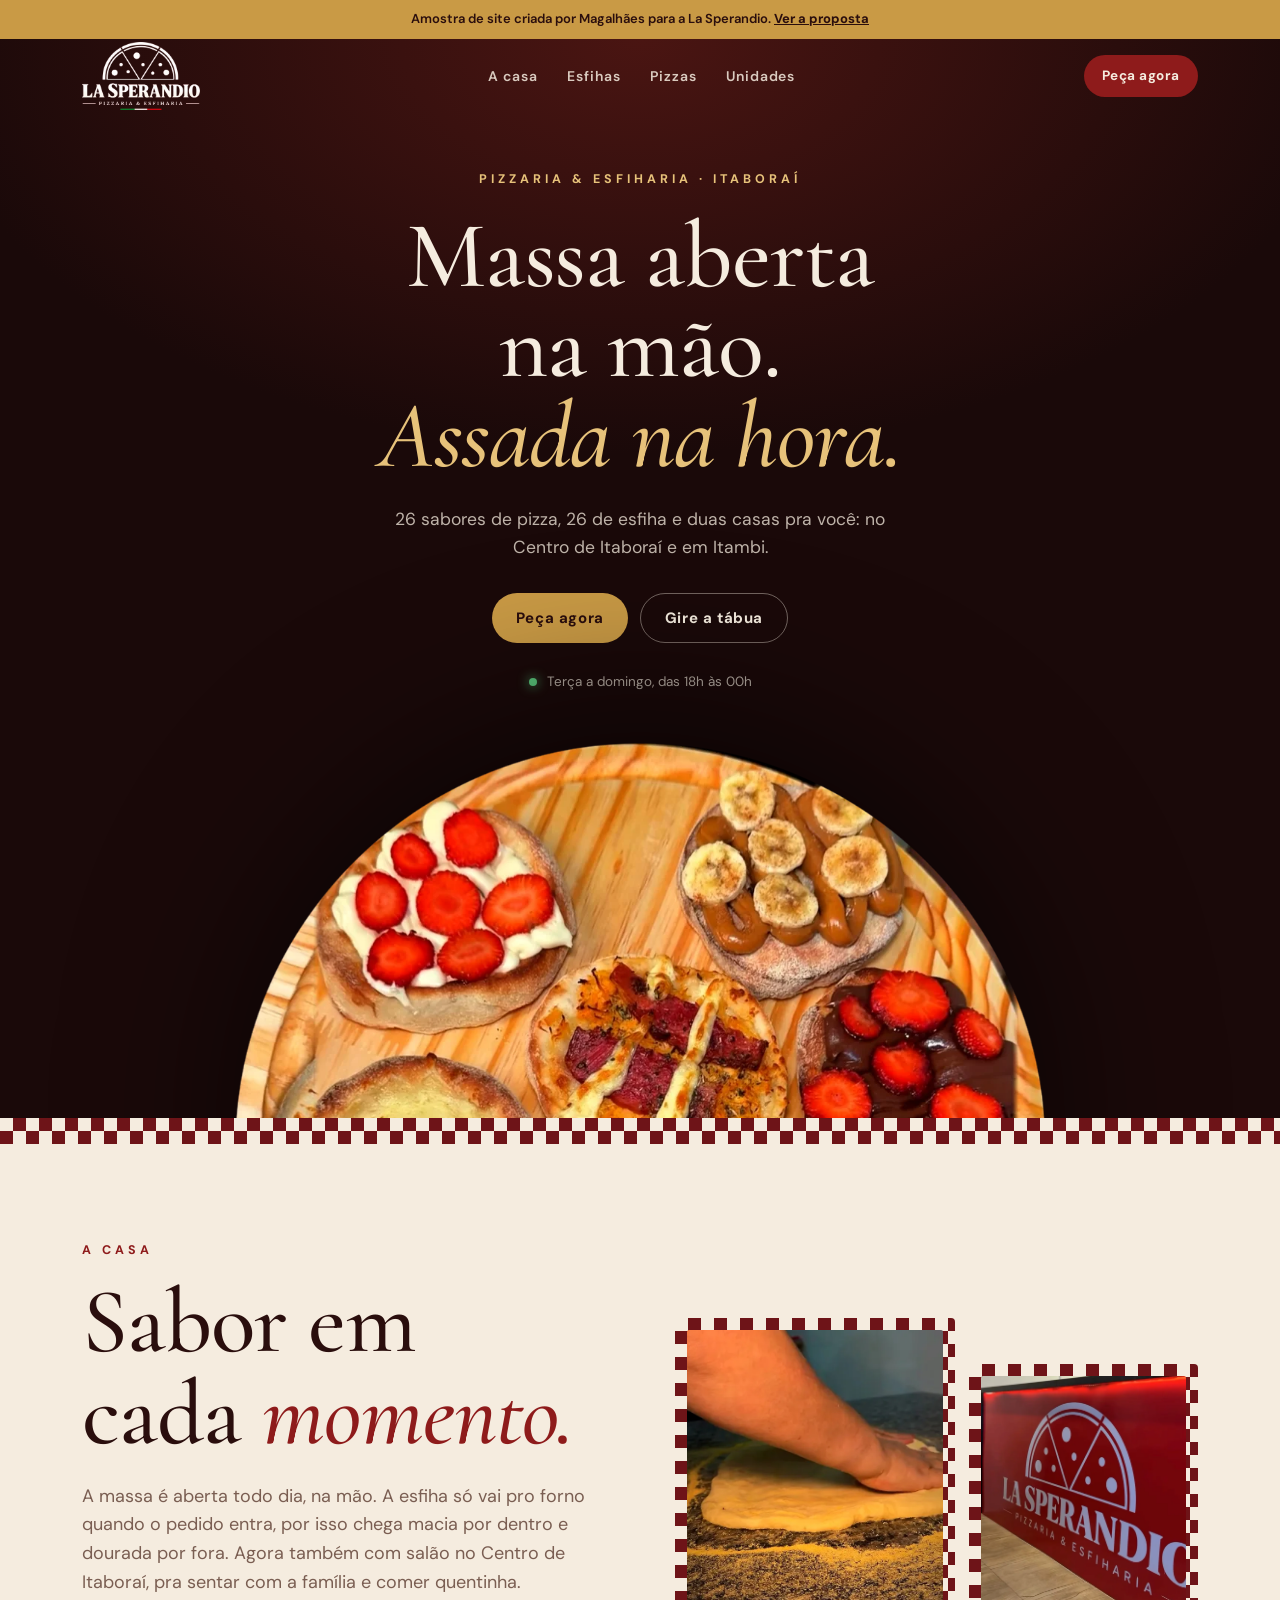
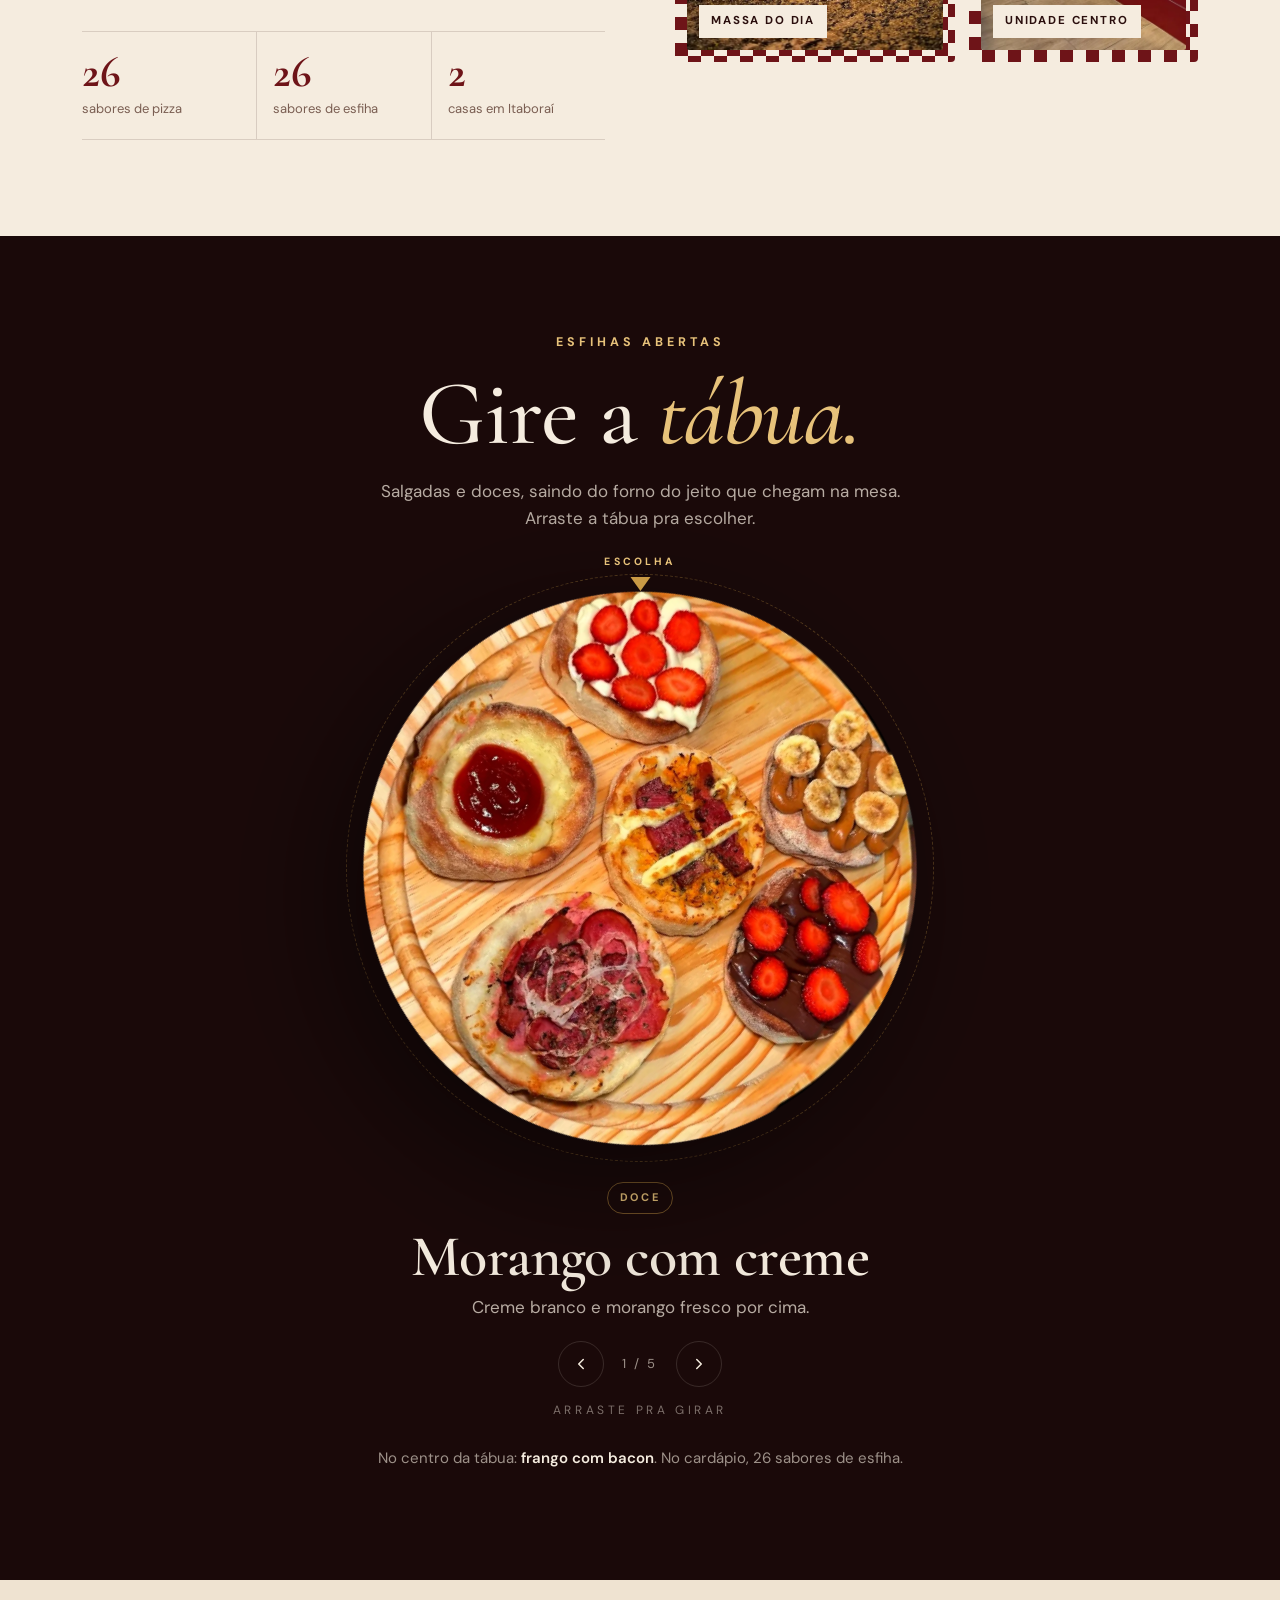
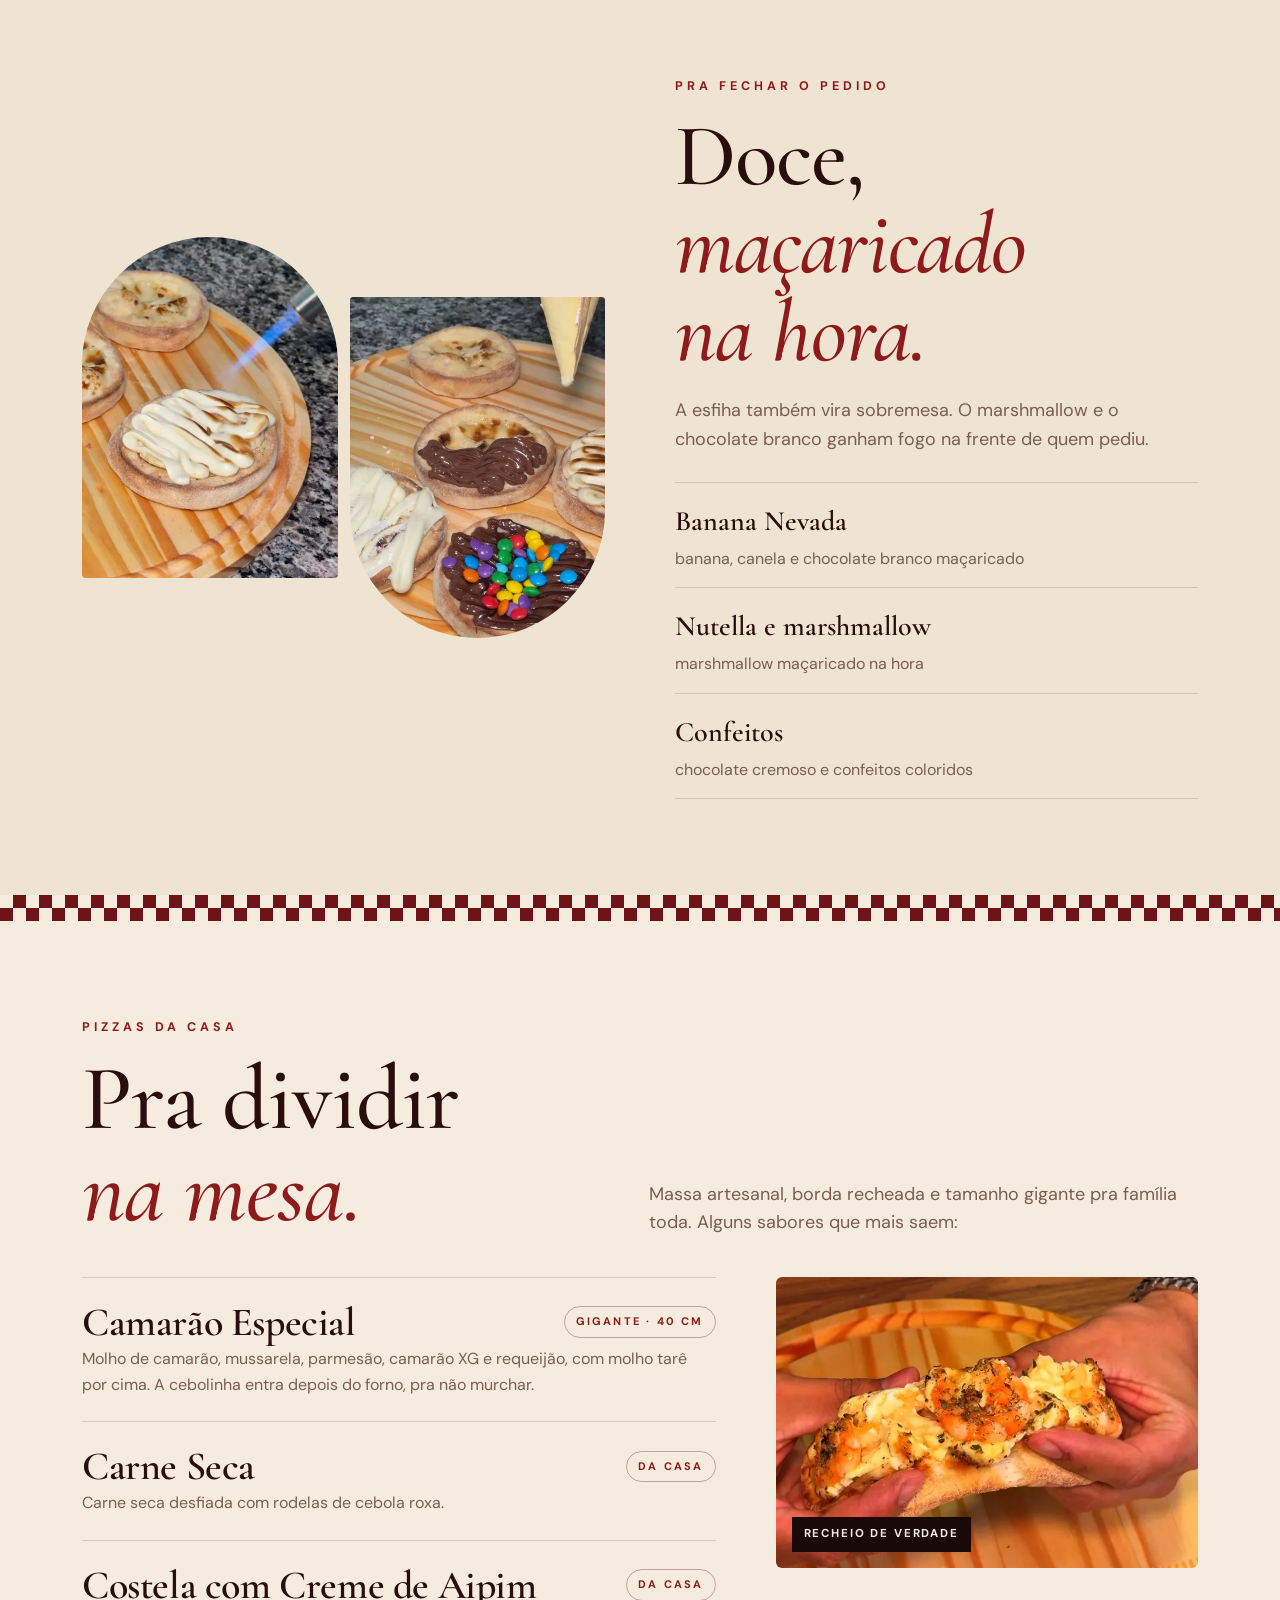
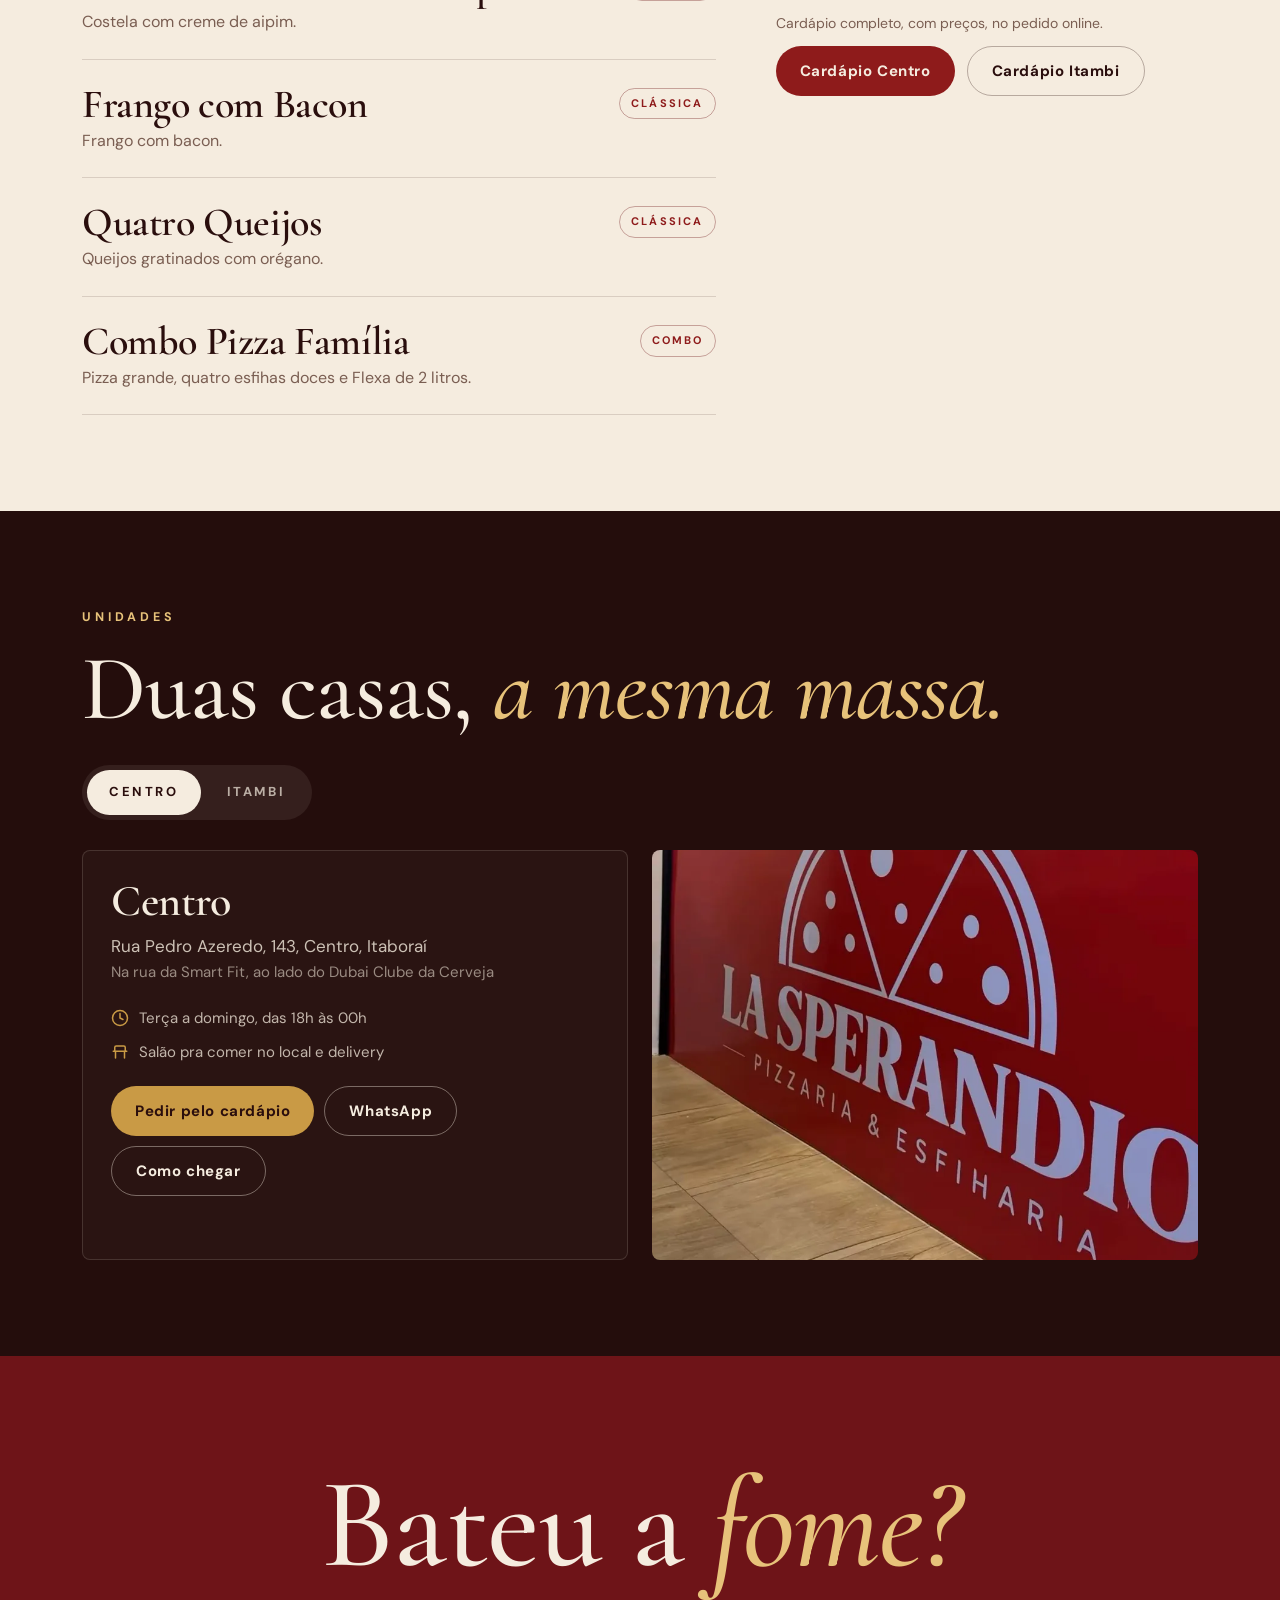
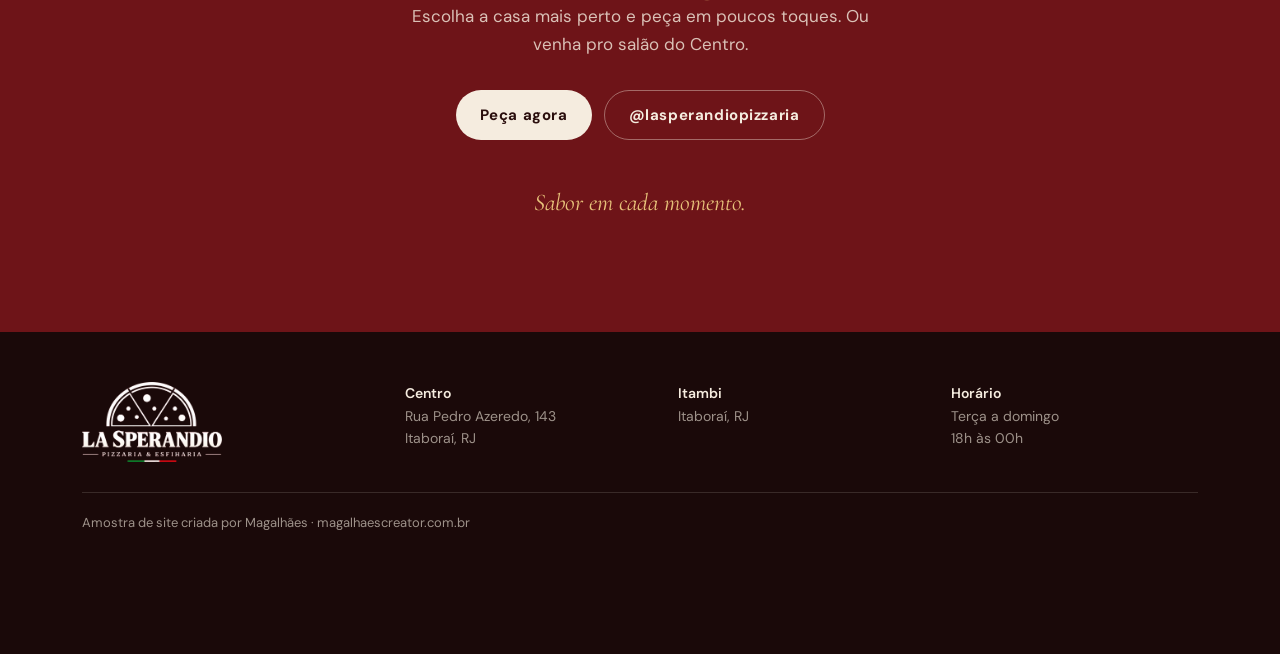
<file: lasperandio/site/index.html>
<!DOCTYPE html>
<html lang="pt-BR">
<head>
<meta charset="utf-8">
<meta name="viewport" content="width=device-width, initial-scale=1">
<meta name="robots" content="noindex, nofollow">
<title>La Sperandio · Pizza e Esfiha · Amostra de site</title>
<meta name="description" content="Amostra de site criada por Magalhães para a La Sperandio Pizzaria e Esfiharia, Itaboraí.">
<meta name="theme-color" content="#1A0909">
<link rel="icon" href="../../assets/img/favicon.svg" type="image/svg+xml">
<link rel="preconnect" href="https://fonts.googleapis.com">
<link rel="preconnect" href="https://fonts.gstatic.com" crossorigin>
<link href="https://fonts.googleapis.com/css2?family=Cormorant+Garamond:ital,wght@0,500;0,600;0,700;1,500;1,600&family=DM+Sans:opsz,wght@9..40,400;9..40,500;9..40,600;9..40,700&display=swap" rel="stylesheet">
<style>
:root{
  --night:#1A0909;
  --night2:#240D0C;
  --wine:#6E1418;
  --wine2:#8E1B1B;
  --cream:#F5ECDF;
  --paper:#EFE3D1;
  --ink:#2A0E0D;
  --muted:#7A5E52;
  --gold:#C99A45;
  --gold2:#E7C27A;
  --line:rgba(42,14,13,.14);
  --lined:rgba(245,236,223,.14);
  --f-serif:"Cormorant Garamond",Georgia,"Times New Roman",serif;
  --f-sans:"DM Sans","Helvetica Neue",Arial,sans-serif;
  --ease:cubic-bezier(.16,1,.3,1);
  --check:repeating-conic-gradient(var(--wine) 0 25%,var(--cream) 0 50%) 0 0/26px 26px;
}
*{box-sizing:border-box}
html{scroll-behavior:smooth;-webkit-text-size-adjust:100%}
html,body{overflow-x:clip}
body{margin:0;background:var(--cream);color:var(--ink);font-family:var(--f-sans);font-size:17px;line-height:1.6;-webkit-font-smoothing:antialiased}
img{max-width:100%;height:auto;display:block}
a{color:inherit}
p{margin:0}
h1,h2,h3{margin:0;font-family:var(--f-serif);font-weight:600;line-height:1;letter-spacing:-.01em;text-wrap:balance}
.wrap{max-width:1160px;margin:0 auto;padding:0 22px}
.caps{font-family:var(--f-sans);font-size:12.5px;font-weight:700;letter-spacing:.32em;text-transform:uppercase}
.tracked{font-family:var(--f-serif);font-weight:600;text-transform:uppercase;letter-spacing:.28em}
:focus-visible{outline:2px solid var(--gold);outline-offset:3px;border-radius:4px}
.pre{opacity:0;transform:translateY(24px);filter:blur(8px)}
[data-r]{transition:opacity 1s var(--ease),transform 1s var(--ease),filter 1s var(--ease);transition-delay:var(--d,0s)}

/* selo de amostra */
.demo{background:var(--gold);color:var(--ink);font-size:13px;font-weight:600;text-align:center;padding:9px 16px;position:relative;z-index:70}
.demo a{font-weight:700}

/* cabeçalho */
.hd{position:sticky;top:0;z-index:60;transition:background .4s,box-shadow .4s}
.hd .wrap{display:flex;align-items:center;justify-content:space-between;height:74px}
.hd .logo{width:118px}
.hd nav{display:none;gap:30px;font-size:14px;font-weight:600;letter-spacing:.06em}
.hd nav a{text-decoration:none;color:var(--cream);opacity:.85}
.hd nav a:hover{opacity:1}
.btn{display:inline-flex;align-items:center;justify-content:center;gap:10px;min-height:50px;padding:0 24px;border-radius:999px;font:700 15px var(--f-sans);letter-spacing:.04em;text-decoration:none;border:0;cursor:pointer;transition:transform .35s var(--ease),background .3s,color .3s}
.btn:hover{transform:translateY(-2px)}
.btn.wine{background:var(--wine2);color:var(--cream)}
.btn.cream{background:var(--cream);color:var(--ink)}
.btn.gold{background:var(--gold);color:var(--ink)}
.btn.ghost{border:1px solid rgba(245,236,223,.4);color:var(--cream)}
.btn.ghostd{border:1px solid rgba(42,14,13,.3);color:var(--ink)}
.hd .btn{min-height:42px;padding:0 18px;font-size:13.5px}
.hd.solid{background:rgba(26,9,9,.92);backdrop-filter:blur(14px);-webkit-backdrop-filter:blur(14px);box-shadow:0 1px 0 var(--lined)}

/* hero */
.hero{background:radial-gradient(80% 55% at 50% 0%,#4A1512 0%,rgba(74,21,18,0) 70%),var(--night);color:var(--cream);margin-top:-74px;padding-top:150px;text-align:center;overflow:hidden;position:relative}
.hero .caps{color:var(--gold2)}
.hero h1{font-size:clamp(52px,13.5vw,124px);font-weight:500;line-height:.95;margin:22px auto 0;max-width:11ch}
.hero h1 i{font-style:italic;color:var(--gold2)}
.hero .sub{max-width:44ch;margin:24px auto 0;color:rgba(245,236,223,.75);font-size:17.5px}
.hero .ctas{display:flex;gap:12px;justify-content:center;flex-wrap:wrap;margin-top:32px}
.hero .hours{display:inline-flex;align-items:center;gap:10px;margin-top:28px;font-size:13.5px;color:rgba(245,236,223,.7)}
.hero .hours i{width:8px;height:8px;border-radius:50%;background:#59C27A;box-shadow:0 0 12px #59C27A}
.plate{position:relative;width:min(132vw,1000px);aspect-ratio:1;margin:60px auto calc(min(132vw,1000px) * -0.52);}
.plate img{width:100%;animation:turn 120s linear infinite;filter:drop-shadow(0 -30px 80px rgba(0,0,0,.6))}
.plate::before{content:"";position:absolute;inset:-12%;background:radial-gradient(closest-side,rgba(226,140,70,.30),rgba(226,140,70,0));z-index:-1}
@keyframes turn{to{transform:rotate(360deg)}}

/* faixa xadrez */
.check{height:26px;background:var(--check)}

/* a casa */
.casa{padding:96px 0;position:relative}
.casa .grid{display:grid;gap:44px}
.casa .caps{color:var(--wine2)}
.casa h2{font-size:clamp(46px,11vw,92px);font-weight:500;margin-top:16px}
.casa h2 i{color:var(--wine2)}
.casa .txt{margin-top:22px;max-width:46ch;color:var(--muted);font-size:18px}
.facts{display:grid;grid-template-columns:repeat(3,1fr);margin-top:34px;border-top:1px solid var(--line);border-bottom:1px solid var(--line)}
.facts div{padding:18px 0}
.facts div+div{border-left:1px solid var(--line);padding-left:16px}
.facts b{display:block;font-family:var(--f-serif);font-size:44px;line-height:1;color:var(--wine)}
.facts small{font-size:13px;color:var(--muted)}
.frames{display:grid;grid-template-columns:1.1fr .9fr;gap:14px;align-items:end}
.fr{position:relative;padding:12px;background:var(--check);border-radius:4px}
.fr img{width:100%;aspect-ratio:4/5;object-fit:cover;border-radius:2px}
.fr.b img{aspect-ratio:3/4}
.fr .lb{position:absolute;left:24px;bottom:24px;background:var(--cream);padding:7px 12px;font-size:11.5px;font-weight:700;letter-spacing:.16em;text-transform:uppercase}

/* esfihas: gire a tabua */
.giro{background:var(--night);color:var(--cream);padding:96px 0 110px;position:relative;overflow:hidden}
.giro .head{text-align:center}
.giro .caps{color:var(--gold2)}
.giro h2{font-size:clamp(46px,11vw,92px);font-weight:500;margin-top:16px}
.giro h2 i{color:var(--gold2)}
.giro .lead{max-width:44ch;margin:18px auto 0;color:rgba(245,236,223,.72)}
.wheel{position:relative;width:min(92vw,560px);aspect-ratio:1;margin:56px auto 0;touch-action:none;cursor:grab;user-select:none}
.wheel.drag{cursor:grabbing}
.wheel img{width:100%;pointer-events:none;filter:drop-shadow(0 40px 70px rgba(0,0,0,.6));will-change:transform}
.wheel .pin{position:absolute;left:50%;top:-34px;transform:translateX(-50%);display:flex;flex-direction:column;align-items:center;gap:6px;z-index:2}
.wheel .pin span{font-size:10.5px;font-weight:700;letter-spacing:.3em;color:var(--gold2)}
.wheel .pin i{width:0;height:0;border-left:10px solid transparent;border-right:10px solid transparent;border-top:14px solid var(--gold)}
.wheel .ring{position:absolute;inset:-14px;border-radius:50%;border:1px dashed rgba(201,154,69,.35);pointer-events:none}
.info{text-align:center;margin-top:34px;min-height:170px}
.info .tag{display:inline-block;padding:6px 12px;border:1px solid rgba(201,154,69,.5);border-radius:999px;font-size:11px;font-weight:700;letter-spacing:.24em;color:var(--gold2)}
.info h3{font-size:clamp(40px,9vw,58px);font-weight:600;margin-top:14px}
.info p{color:rgba(245,236,223,.72);margin-top:8px}
.info .ctrl{display:flex;align-items:center;justify-content:center;gap:18px;margin-top:20px;font-size:13px;letter-spacing:.2em;color:rgba(245,236,223,.6)}
.info .ctrl button{all:unset;cursor:pointer;width:44px;height:44px;border-radius:50%;border:1px solid var(--lined);display:grid;place-items:center;color:var(--cream)}
.info .ctrl button:hover{border-color:var(--gold)}
.hint{text-align:center;margin-top:14px;font-size:12px;letter-spacing:.3em;text-transform:uppercase;color:rgba(245,236,223,.45)}
.center-note{text-align:center;margin-top:26px;font-size:15px;color:rgba(245,236,223,.6)}
.center-note b{color:var(--cream);font-weight:600}

/* doce na hora */
.doce{background:var(--paper);padding:96px 0}
.doce .grid{display:grid;gap:40px;align-items:center}
.doce .caps{color:var(--wine2)}
.doce h2{font-size:clamp(46px,11vw,88px);font-weight:500;margin-top:16px}
.doce h2 i{color:var(--wine2)}
.doce .txt{margin-top:20px;color:var(--muted);font-size:18px;max-width:44ch}
.duo{display:grid;grid-template-columns:1fr 1fr;gap:12px}
.duo img{width:100%;aspect-ratio:3/4;object-fit:cover;border-radius:220px 220px 6px 6px}
.duo img+img{margin-top:60px;border-radius:6px 6px 220px 220px}
.item{display:grid;gap:2px;padding:16px 0;border-bottom:1px solid var(--line)}
.item:first-of-type{border-top:1px solid var(--line);margin-top:28px}
.item b{font-family:var(--f-serif);font-size:28px;font-weight:600}
.item span{color:var(--muted);font-size:16px}

/* pizzas */
.pizzas{padding:96px 0;background:var(--cream)}
.pizzas .head{display:grid;gap:18px}
.pizzas .caps{color:var(--wine2)}
.pizzas h2{font-size:clamp(46px,11vw,92px);font-weight:500}
.pizzas h2 i{color:var(--wine2)}
.menu{margin-top:40px;display:grid;gap:0}
.dish{display:grid;grid-template-columns:1fr auto;gap:4px 18px;padding:24px 0;border-bottom:1px solid var(--line)}
.dish:first-child{border-top:1px solid var(--line)}
.dish h3{font-size:clamp(30px,6.5vw,40px);font-weight:600}
.dish .tagp{align-self:center;font-size:11px;font-weight:700;letter-spacing:.2em;text-transform:uppercase;color:var(--wine2);border:1px solid rgba(110,20,24,.35);border-radius:999px;padding:6px 11px;white-space:nowrap}
.dish p{grid-column:1/-1;color:var(--muted);font-size:16px;max-width:60ch}
.menu-cta{margin-top:30px;display:flex;flex-wrap:wrap;gap:12px;align-items:center}
.menu-cta small{color:var(--muted);font-size:14px;width:100%}
.feat{margin-top:44px;display:grid;gap:14px}
.feat .ph{position:relative;border-radius:6px;overflow:hidden}
.feat .ph img{width:100%;aspect-ratio:16/11;object-fit:cover}
.feat .ph span{position:absolute;left:16px;bottom:16px;background:var(--night);color:var(--cream);font-size:11.5px;font-weight:700;letter-spacing:.16em;text-transform:uppercase;padding:8px 12px}

/* unidades */
.units{background:var(--night2);color:var(--cream);padding:96px 0}
.units .caps{color:var(--gold2)}
.units h2{font-size:clamp(46px,11vw,92px);font-weight:500;margin-top:16px}
.units h2 i{color:var(--gold2)}
.tabs{display:inline-flex;gap:4px;padding:5px;border-radius:999px;background:rgba(245,236,223,.08);margin-top:30px}
.tabs button{all:unset;cursor:pointer;padding:12px 22px;border-radius:999px;font-size:13px;font-weight:700;letter-spacing:.2em;color:rgba(245,236,223,.7)}
.tabs button[aria-selected="true"]{background:var(--cream);color:var(--ink)}
.unit{display:none;margin-top:30px;grid-template-columns:1fr;gap:24px}
.unit.on{display:grid}
.ucard{border:1px solid var(--lined);border-radius:8px;padding:28px;background:rgba(245,236,223,.03)}
.ucard h3{font-size:44px;font-weight:600}
.ucard .addr{margin-top:10px;color:rgba(245,236,223,.8)}
.ucard .ref{color:rgba(245,236,223,.55);font-size:15px}
.ucard .row{display:flex;flex-wrap:wrap;gap:10px;margin-top:22px}
.ucard ul{list-style:none;padding:0;margin:22px 0 0;display:grid;gap:10px;font-size:15px;color:rgba(245,236,223,.75)}
.ucard li{display:flex;gap:10px;align-items:center}
.ucard li svg{flex:none;color:var(--gold)}
.uimg{border-radius:8px;overflow:hidden}
.uimg img{width:100%;height:100%;object-fit:cover;aspect-ratio:4/3}

/* final */
.final{background:var(--wine);color:var(--cream);text-align:center;padding:110px 0;position:relative;overflow:hidden}
.final h2{font-size:clamp(54px,14vw,128px);font-weight:500;line-height:.92}
.final h2 i{color:var(--gold2)}
.final p{margin:20px auto 0;max-width:40ch;color:rgba(245,236,223,.8)}
.final .ctas{display:flex;gap:12px;justify-content:center;flex-wrap:wrap;margin-top:32px}
.final .slogan{font-family:var(--f-serif);font-style:italic;font-size:24px;color:var(--gold2);margin-top:44px}
footer{background:var(--night);color:rgba(245,236,223,.6);padding:50px 0 120px;font-size:14px}
footer .grid{display:grid;gap:26px}
footer img{width:140px}
footer b{color:var(--cream);font-weight:600}
footer a{text-decoration:none}
.made{margin-top:30px;padding-top:20px;border-top:1px solid var(--lined);font-size:13px}
.sticky{position:fixed;left:16px;right:16px;bottom:14px;z-index:65;display:flex;gap:8px;transform:translateY(140%);transition:transform .5s var(--ease)}
.sticky.show{transform:none}
.sticky .btn{flex:1;box-shadow:0 14px 34px rgba(0,0,0,.35)}

@media (min-width:880px){
  .hd nav{display:flex}
  .hero{padding-top:130px}
  .hero h1{font-size:clamp(64px,7.4vw,104px);max-width:15ch}
  .plate{width:820px;margin:44px auto -440px}
  .casa .grid{grid-template-columns:1fr 1fr;align-items:center;gap:70px}
  .doce .grid{grid-template-columns:1fr 1fr;gap:70px}
  .pizzas .head{grid-template-columns:1fr 1fr;align-items:end}
  .pizzas .body{display:grid;grid-template-columns:1.2fr .8fr;gap:60px;align-items:start}
  .feat{margin-top:40px;position:sticky;top:110px}
  .unit{grid-template-columns:1fr 1fr}
  footer .grid{grid-template-columns:1.2fr 1fr 1fr 1fr}
  .sticky{display:none}
}
@media (prefers-reduced-motion:reduce){
  *,*::before,*::after{animation:none!important;transition:none!important}
  .pre{opacity:1;transform:none;filter:none}
}
</style>
</head>
<body>

<div class="demo">Amostra de site criada por Magalhães para a La Sperandio. <a href="../">Ver a proposta</a></div>

<header class="hd" id="hd">
  <div class="wrap">
    <a href="#topo" aria-label="La Sperandio, início"><img class="logo" src="../logo.webp" alt="La Sperandio Pizzaria e Esfiharia" width="680" height="390"></a>
    <nav aria-label="Seções"><a href="#casa">A casa</a><a href="#esfihas">Esfihas</a><a href="#pizzas">Pizzas</a><a href="#unidades">Unidades</a></nav>
    <a class="btn wine" href="#unidades">Peça agora</a>
  </div>
</header>

<main id="topo">
<section class="hero">
  <div class="wrap">
    <p class="caps" data-r>Pizzaria &amp; Esfiharia · Itaboraí</p>
    <h1 data-r style="--d:.08s">Massa aberta na mão. <i>Assada na hora.</i></h1>
    <p class="sub" data-r style="--d:.16s">26 sabores de pizza, 26 de esfiha e duas casas pra você: no Centro de Itaboraí e em Itambi.</p>
    <div class="ctas" data-r style="--d:.22s"><a class="btn gold" href="#unidades">Peça agora</a><a class="btn ghost" href="#esfihas">Gire a tábua</a></div>
    <p class="hours" data-r style="--d:.28s"><i></i>Terça a domingo, das 18h às 00h</p>
  </div>
  <div class="plate" aria-hidden="true"><img src="tabua-giro.webp" alt="" width="1100" height="1100"></div>
</section>
<div class="check" aria-hidden="true"></div>

<section class="casa" id="casa">
  <div class="wrap grid">
    <div>
      <p class="caps" data-r>A casa</p>
      <h2 data-r>Sabor em cada <i>momento.</i></h2>
      <p class="txt" data-r>A massa é aberta todo dia, na mão. A esfiha só vai pro forno quando o pedido entra, por isso chega macia por dentro e dourada por fora. Agora também com salão no Centro de Itaboraí, pra sentar com a família e comer quentinha.</p>
      <div class="facts" data-r>
        <div><b>26</b><small>sabores de pizza</small></div>
        <div><b>26</b><small>sabores de esfiha</small></div>
        <div><b>2</b><small>casas em Itaboraí</small></div>
      </div>
    </div>
    <div class="frames" data-r>
      <div class="fr"><img src="../massa.webp" alt="Massa sendo aberta à mão na bancada" loading="lazy"><span class="lb">Massa do dia</span></div>
      <div class="fr b"><img src="balcao.webp" alt="Balcão vermelho com o logo da La Sperandio" loading="lazy"><span class="lb">Unidade Centro</span></div>
    </div>
  </div>
</section>

<section class="giro" id="esfihas">
  <div class="wrap">
    <div class="head">
      <p class="caps" data-r>Esfihas abertas</p>
      <h2 data-r>Gire a <i>tábua.</i></h2>
      <p class="lead" data-r>Salgadas e doces, saindo do forno do jeito que chegam na mesa. Arraste a tábua pra escolher.</p>
    </div>
    <div class="wheel" id="wheel" data-r aria-roledescription="carrossel" aria-label="Tábua de esfihas">
      <div class="pin" aria-hidden="true"><span>ESCOLHA</span><i></i></div>
      <div class="ring" aria-hidden="true"></div>
      <img id="wimg" src="tabua-giro.webp" alt="Tábua com seis esfihas abertas, salgadas e doces" width="1100" height="1100">
    </div>
    <div class="info" aria-live="polite">
      <span class="tag" id="wtag">DOCE</span>
      <h3 id="wname">Morango com creme</h3>
      <p id="wdesc">Creme branco e morango fresco por cima.</p>
      <div class="ctrl"><button type="button" id="prev" aria-label="Esfiha anterior"><svg width="18" height="18" viewBox="0 0 24 24" fill="none" stroke="currentColor" stroke-width="2" stroke-linecap="round" stroke-linejoin="round"><path d="m15 18-6-6 6-6"/></svg></button><span id="wcount">1 / 5</span><button type="button" id="next" aria-label="Próxima esfiha"><svg width="18" height="18" viewBox="0 0 24 24" fill="none" stroke="currentColor" stroke-width="2" stroke-linecap="round" stroke-linejoin="round"><path d="m9 18 6-6-6-6"/></svg></button></div>
    </div>
    <p class="hint">Arraste pra girar</p>
    <p class="center-note">No centro da tábua: <b>frango com bacon</b>. No cardápio, 26 sabores de esfiha.</p>
  </div>
</section>

<section class="doce">
  <div class="wrap grid">
    <div class="duo" data-r>
      <img src="macarico.webp" alt="Marshmallow sendo maçaricado em cima da esfiha" loading="lazy">
      <img src="doces.webp" alt="Esfihas doces com chocolate e confeitos na tábua" loading="lazy">
    </div>
    <div>
      <p class="caps" data-r>Pra fechar o pedido</p>
      <h2 data-r>Doce, <i>maçaricado na hora.</i></h2>
      <p class="txt" data-r>A esfiha também vira sobremesa. O marshmallow e o chocolate branco ganham fogo na frente de quem pediu.</p>
      <div data-r>
        <div class="item"><b>Banana Nevada</b><span>banana, canela e chocolate branco maçaricado</span></div>
        <div class="item"><b>Nutella e marshmallow</b><span>marshmallow maçaricado na hora</span></div>
        <div class="item"><b>Confeitos</b><span>chocolate cremoso e confeitos coloridos</span></div>
      </div>
    </div>
  </div>
</section>
<div class="check" aria-hidden="true"></div>

<section class="pizzas" id="pizzas">
  <div class="wrap">
    <div class="head">
      <div><p class="caps" data-r>Pizzas da casa</p><h2 data-r style="margin-top:16px">Pra dividir <i>na mesa.</i></h2></div>
      <p data-r style="color:var(--muted);font-size:18px;max-width:44ch">Massa artesanal, borda recheada e tamanho gigante pra família toda. Alguns sabores que mais saem:</p>
    </div>
    <div class="body">
      <div class="menu" data-r>
        <div class="dish"><h3>Camarão Especial</h3><span class="tagp">Gigante · 40 cm</span><p>Molho de camarão, mussarela, parmesão, camarão XG e requeijão, com molho tarê por cima. A cebolinha entra depois do forno, pra não murchar.</p></div>
        <div class="dish"><h3>Carne Seca</h3><span class="tagp">Da casa</span><p>Carne seca desfiada com rodelas de cebola roxa.</p></div>
        <div class="dish"><h3>Costela com Creme de Aipim</h3><span class="tagp">Da casa</span><p>Costela com creme de aipim.</p></div>
        <div class="dish"><h3>Frango com Bacon</h3><span class="tagp">Clássica</span><p>Frango com bacon.</p></div>
        <div class="dish"><h3>Quatro Queijos</h3><span class="tagp">Clássica</span><p>Queijos gratinados com orégano.</p></div>
        <div class="dish"><h3>Combo Pizza Família</h3><span class="tagp">Combo</span><p>Pizza grande, quatro esfihas doces e Flexa de 2 litros.</p></div>
      </div>
      <div class="feat" data-r>
        <div class="ph"><img src="../camarao.webp" alt="Esfiha de camarão sendo aberta, com recheio cremoso" loading="lazy"><span>Recheio de verdade</span></div>
        <div class="menu-cta"><small>Cardápio completo, com preços, no pedido online.</small><a class="btn wine" href="https://app.cardapioweb.com/la_sperandio_pizzaria__centro?s=site" target="_blank" rel="noopener">Cardápio Centro</a><a class="btn ghostd" href="https://app.cardapioweb.com/la_sperandio_pizzaria__itambi?s=site" target="_blank" rel="noopener">Cardápio Itambi</a></div>
      </div>
    </div>
  </div>
</section>

<section class="units" id="unidades">
  <div class="wrap">
    <p class="caps" data-r>Unidades</p>
    <h2 data-r>Duas casas, <i>a mesma massa.</i></h2>
    <div class="tabs" role="tablist" data-r>
      <button role="tab" aria-selected="true" aria-controls="u-centro" id="t-centro">CENTRO</button>
      <button role="tab" aria-selected="false" aria-controls="u-itambi" id="t-itambi">ITAMBI</button>
    </div>
    <div class="unit on" id="u-centro" role="tabpanel" aria-labelledby="t-centro">
      <div class="ucard">
        <h3>Centro</h3>
        <p class="addr">Rua Pedro Azeredo, 143, Centro, Itaboraí</p>
        <p class="ref">Na rua da Smart Fit, ao lado do Dubai Clube da Cerveja</p>
        <ul>
          <li><svg width="18" height="18" viewBox="0 0 24 24" fill="none" stroke="currentColor" stroke-width="2" stroke-linecap="round" stroke-linejoin="round"><circle cx="12" cy="12" r="10"/><path d="M12 6v6l4 2"/></svg>Terça a domingo, das 18h às 00h</li>
          <li><svg width="18" height="18" viewBox="0 0 24 24" fill="none" stroke="currentColor" stroke-width="2" stroke-linecap="round" stroke-linejoin="round"><path d="M3 11h18M5 11V6a2 2 0 0 1 2-2h10a2 2 0 0 1 2 2v5M6 11v9M18 11v9"/></svg>Salão pra comer no local e delivery</li>
        </ul>
        <div class="row">
          <a class="btn gold" href="https://app.cardapioweb.com/la_sperandio_pizzaria__centro?s=site" target="_blank" rel="noopener">Pedir pelo cardápio</a>
          <a class="btn ghost" href="https://wa.me/5521988784956?text=Ol%C3%A1%2C%20vim%20pelo%20site%20e%20gostaria%20de%20fazer%20um%20pedido%21" target="_blank" rel="noopener">WhatsApp</a>
          <a class="btn ghost" href="https://maps.app.goo.gl/bx26K8tkkhH9to4k8" target="_blank" rel="noopener">Como chegar</a>
        </div>
      </div>
      <div class="uimg"><img src="balcao.webp" alt="Balcão da unidade Centro" loading="lazy"></div>
    </div>
    <div class="unit" id="u-itambi" role="tabpanel" aria-labelledby="t-itambi">
      <div class="ucard">
        <h3>Itambi</h3>
        <p class="addr">Itambi, Itaboraí</p>
        <p class="ref">A primeira casa da La Sperandio</p>
        <ul>
          <li><svg width="18" height="18" viewBox="0 0 24 24" fill="none" stroke="currentColor" stroke-width="2" stroke-linecap="round" stroke-linejoin="round"><circle cx="12" cy="12" r="10"/><path d="M12 6v6l4 2"/></svg>Terça a domingo, das 18h às 00h</li>
          <li><svg width="18" height="18" viewBox="0 0 24 24" fill="none" stroke="currentColor" stroke-width="2" stroke-linecap="round" stroke-linejoin="round"><path d="M5 17h14l-1.5-7h-11z"/><circle cx="8" cy="19" r="1.5"/><circle cx="16" cy="19" r="1.5"/></svg>Pedidos pelo cardápio online e WhatsApp</li>
        </ul>
        <div class="row">
          <a class="btn gold" href="https://app.cardapioweb.com/la_sperandio_pizzaria__itambi?s=site" target="_blank" rel="noopener">Pedir pelo cardápio</a>
          <a class="btn ghost" href="https://wa.me/5521959482278?text=Ol%C3%A1%2C%20vim%20pelo%20site%20e%20gostaria%20de%20fazer%20um%20pedido%21" target="_blank" rel="noopener">WhatsApp</a>
          <a class="btn ghost" href="https://share.google/cubCl9MUYULivfOMc" target="_blank" rel="noopener">Como chegar</a>
        </div>
      </div>
      <div class="uimg"><img src="doces.webp" alt="Esfihas doces na tábua" loading="lazy"></div>
    </div>
  </div>
</section>

<section class="final">
  <div class="wrap">
    <h2 data-r>Bateu a <i>fome?</i></h2>
    <p data-r>Escolha a casa mais perto e peça em poucos toques. Ou venha pro salão do Centro.</p>
    <div class="ctas" data-r><a class="btn cream" href="#unidades">Peça agora</a><a class="btn ghost" href="https://www.instagram.com/lasperandiopizzaria/" target="_blank" rel="noopener">@lasperandiopizzaria</a></div>
    <p class="slogan" data-r>Sabor em cada momento.</p>
  </div>
</section>
</main>

<footer>
  <div class="wrap">
    <div class="grid">
      <div><img src="../logo.webp" alt="La Sperandio" width="680" height="390"></div>
      <div><b>Centro</b><br>Rua Pedro Azeredo, 143<br>Itaboraí, RJ</div>
      <div><b>Itambi</b><br>Itaboraí, RJ</div>
      <div><b>Horário</b><br>Terça a domingo<br>18h às 00h</div>
    </div>
    <p class="made">Amostra de site criada por Magalhães · <a href="https://magalhaescreator.com.br">magalhaescreator.com.br</a></p>
  </div>
</footer>
<div class="sticky" id="sticky"><a class="btn gold" href="#unidades">Peça agora</a><a class="btn cream" href="#esfihas">Esfihas</a></div>

<script>
(function(){
  var reduce=window.matchMedia&&window.matchMedia('(prefers-reduced-motion: reduce)').matches;

  /* cabeçalho e botão fixo */
  var hd=document.getElementById('hd'), st=document.getElementById('sticky'), un=document.getElementById('unidades');
  function onS(){ var y=window.scrollY||0; hd.classList.toggle('solid',y>40); var r=un.getBoundingClientRect(); st.classList.toggle('show',y>500&&(r.top>innerHeight||r.bottom<0)); }
  window.addEventListener('scroll',onS,{passive:true}); onS();

  /* abas das unidades */
  var tabs=[].slice.call(document.querySelectorAll('[role=tab]'));
  tabs.forEach(function(t){ t.addEventListener('click',function(){ tabs.forEach(function(o){ var on=o===t; o.setAttribute('aria-selected',on); document.getElementById(o.getAttribute('aria-controls')).classList.toggle('on',on); }); }); });

  /* gire a tabua: angulos das esfihas na foto (0 = direita, sentido horario) */
  var items=[
    {a:-129.3,tag:'DOCE',name:'Morango com creme',desc:'Creme branco e morango fresco por cima.'},
    {a:-60.6,tag:'DOCE',name:'Banana com doce de leite',desc:'Banana em rodelas, doce de leite e canela.'},
    {a:-11.3,tag:'DOCE',name:'Morango com chocolate',desc:'Chocolate cremoso e morango fresco.'},
    {a:82.3,tag:'SALGADA',name:'Calabresa com cebola',desc:'Calabresa fatiada, cebola e orégano.'},
    {a:168.7,tag:'DOCE',name:'Romeu e Julieta',desc:'Queijo derretido com goiabada no centro.'}
  ];
  var wheel=document.getElementById('wheel'), img=document.getElementById('wimg');
  var rot=-90-items[0].a, target=rot, cur=0, drag=false, lastA=0, vel=0, idle=0;
  var el={tag:document.getElementById('wtag'),name:document.getElementById('wname'),desc:document.getElementById('wdesc'),count:document.getElementById('wcount')};
  function norm(x){ x%=360; if(x>180)x-=360; if(x<-180)x+=360; return x; }
  function nearest(r){ var best=0,bd=999; items.forEach(function(it,i){ var d=Math.abs(norm(it.a+r+90)); if(d<bd){bd=d;best=i;} }); return best; }
  function show(i){ if(i===cur) return; cur=i; var it=items[i]; el.tag.textContent=it.tag; el.name.textContent=it.name; el.desc.textContent=it.desc; el.count.textContent=(i+1)+' / '+items.length; }
  function snapTo(i){ var want=-90-items[i].a; var d=norm(want-target); target+=d; }
  function angle(e){ var r=wheel.getBoundingClientRect(); return Math.atan2(e.clientY-(r.top+r.height/2), e.clientX-(r.left+r.width/2))*180/Math.PI; }
  wheel.addEventListener('pointerdown',function(e){ drag=true; idle=Date.now(); wheel.classList.add('drag'); wheel.setPointerCapture(e.pointerId); lastA=angle(e); vel=0; });
  wheel.addEventListener('pointermove',function(e){ if(!drag) return; var a=angle(e), d=norm(a-lastA); lastA=a; target+=d; rot=target; vel=d; });
  function up(){ if(!drag) return; drag=false; wheel.classList.remove('drag'); target+=vel*6; snapTo(nearest(target)); idle=Date.now(); }
  wheel.addEventListener('pointerup',up); wheel.addEventListener('pointercancel',up);
  document.getElementById('next').addEventListener('click',function(){ idle=Date.now(); snapTo((nearest(target)+1)%items.length); });
  document.getElementById('prev').addEventListener('click',function(){ idle=Date.now(); snapTo((nearest(target)-1+items.length)%items.length); });
  wheel.addEventListener('keydown',function(e){ if(e.key==='ArrowRight'){ snapTo((nearest(target)+1)%items.length);} if(e.key==='ArrowLeft'){ snapTo((nearest(target)-1+items.length)%items.length);} });
  wheel.tabIndex=0;
  var visible=false; if('IntersectionObserver' in window){ new IntersectionObserver(function(en){ visible=en[0].isIntersecting; }).observe(wheel); } else visible=true;
  var auto=Date.now();
  function tick(){
    if(!drag){ rot+= (target-rot)*0.12; }
    img.style.transform='rotate('+rot+'deg)';
    show(nearest(rot));
    if(!reduce && visible && !drag && Date.now()-idle>7000 && Date.now()-auto>3800){ auto=Date.now(); snapTo((nearest(target)+1)%items.length); }
    requestAnimationFrame(tick);
  }
  img.style.transform='rotate('+rot+'deg)'; requestAnimationFrame(tick);

  /* entrada suave */
  if(reduce||!('IntersectionObserver' in window)) return;
  var vh=innerHeight;
  document.querySelectorAll('[data-r]').forEach(function(e){ if(e.getBoundingClientRect().top>vh*.92) e.classList.add('pre'); });
  var io=new IntersectionObserver(function(en){ en.forEach(function(x){ if(x.isIntersecting){ x.target.classList.remove('pre'); io.unobserve(x.target);} }); },{rootMargin:'0px 0px -8% 0px'});
  document.querySelectorAll('[data-r]').forEach(function(e){ io.observe(e); });
})();
</script>
</body>
</html>
</file>
<file: assets/css/style.css>
/* Magalhães | site
   Paleta Magalhães: Azul Magalhães #087CFF, Azul Céu #57A6FF, Preto Tinta #060B14, Gelo #F1F8FF e branco.
   As demais cores são tons tirados dessas cinco. Tipografia: Archivo (larga nos títulos, normal no texto). */

:root {
  --black: #060b14;
  --navy: #061930;
  --navy-2: #06274f;
  --blue: #087cff;
  --blue-deep: #0865d0;
  --sky: #57a6ff;
  --white: #ffffff;
  --mute: #989ea6;
  --line: rgba(87, 166, 255, 0.16);
  --line-soft: rgba(255, 255, 255, 0.08);

  --font: "Archivo", "Helvetica Neue", Arial, sans-serif;
  --wide: 125;

  --step--1: clamp(0.84rem, 0.8rem + 0.15vw, 0.92rem);
  --step-0: clamp(1rem, 0.96rem + 0.2vw, 1.12rem);
  --step-1: clamp(1.2rem, 1.1rem + 0.45vw, 1.45rem);
  --step-2: clamp(1.5rem, 1.25rem + 1vw, 2.1rem);
  --step-3: clamp(2rem, 1.5rem + 2.2vw, 3.3rem);
  --step-4: clamp(2.5rem, 1.5rem + 3.8vw, 4.4rem);

  --pad: clamp(1.25rem, 4vw, 3rem);
  --max: 1240px;
  --radius-s: 10px;
  --radius-m: 18px;
}

*,
*::before,
*::after { box-sizing: border-box; }

html { scroll-behavior: smooth; -webkit-text-size-adjust: 100%; }
section[id] { scroll-margin-top: 72px; }

body {
  margin: 0;
  background: var(--black);
  color: var(--white);
  font-family: var(--font);
  font-size: var(--step-0);
  line-height: 1.6;
  -webkit-font-smoothing: antialiased;
  overflow-x: hidden;
}

img { display: block; max-width: 100%; height: auto; }
a { color: inherit; }
p { margin: 0; }
h1, h2, h3 { margin: 0; font-weight: 800; font-stretch: 125%; font-variation-settings: "wdth" var(--wide); letter-spacing: -0.02em; line-height: 1; }

:focus-visible { outline: 2px solid var(--sky); outline-offset: 3px; border-radius: 4px; }

.skip { position: absolute; left: -999px; top: 0; background: var(--white); color: var(--black); padding: 0.6rem 1rem; z-index: 100; }
.skip:focus { left: 1rem; top: 1rem; }

.wrap { width: 100%; max-width: var(--max); margin: 0 auto; padding: 0 var(--pad); }

/* Botões */
.btn {
  display: inline-flex; align-items: center; justify-content: center; gap: 0.6rem;
  min-height: 52px; padding: 0 1.6rem; border-radius: 999px;
  font: 700 var(--step-0)/1 var(--font); text-decoration: none; white-space: nowrap;
  transition: background-color 0.2s ease, color 0.2s ease, border-color 0.2s ease;
}
.btn-primary { background: var(--blue); color: var(--white); }
.btn-primary:hover { background: var(--blue-deep); }
.btn-ghost { color: var(--white); border: 1px solid rgba(255, 255, 255, 0.28); }
.btn-ghost:hover { border-color: var(--white); }
.btn svg { width: 20px; height: 20px; flex: none; }

/* Navegação */
.nav {
  position: sticky; top: 0; z-index: 50;
  background: rgba(6, 11, 20, 0.72);
  backdrop-filter: blur(14px); -webkit-backdrop-filter: blur(14px);
  border-bottom: 1px solid var(--line-soft);
}
.nav-inner { display: flex; align-items: center; justify-content: space-between; gap: 1.5rem; height: 72px; }
.wordmark { font-weight: 800; font-stretch: 125%; font-variation-settings: "wdth" 125; font-size: 1.3rem; letter-spacing: -0.02em; text-decoration: none; }
.nav-links { display: flex; align-items: center; gap: 2rem; list-style: none; margin: 0; padding: 0; }
.nav-links a { text-decoration: none; color: var(--mute); font-size: var(--step--1); font-weight: 600; white-space: nowrap; transition: color 0.2s ease; }
@media (max-width: 1100px) { .nav-links { gap: 1.4rem; } }
.nav-links a:hover, .nav-links a[aria-current="page"] { color: var(--white); }
.nav .btn { min-height: 42px; padding: 0 1.15rem; font-size: var(--step--1); }
.menu-btn { display: none; background: none; border: 1px solid rgba(255, 255, 255, .22); color: var(--white); width: 44px; height: 44px; border-radius: 999px; cursor: pointer; }
.menu-btn span { display: block; width: 16px; height: 2px; margin: 4px auto; background: currentColor; transition: transform 0.25s ease, opacity 0.25s ease; }
.menu-btn[aria-expanded="true"] span:nth-child(1) { transform: translateY(6px) rotate(45deg); }
.menu-btn[aria-expanded="true"] span:nth-child(2) { opacity: 0; }
.menu-btn[aria-expanded="true"] span:nth-child(3) { transform: translateY(-6px) rotate(-45deg); }

/* Hero */
.hero { position: relative; padding: clamp(3rem, 8vw, 6.5rem) 0 clamp(3.5rem, 8vw, 6rem); overflow: hidden; }
.hero::before {
  content: ""; position: absolute; inset: 6% -20% 6% 35%;
  background: radial-gradient(closest-side, rgba(8, 124, 255, 0.34), rgba(8, 124, 255, 0) 100%);
  pointer-events: none;
}
.hero-grid { position: relative; display: grid; grid-template-columns: minmax(0, 1.05fr) minmax(0, 1fr); gap: clamp(2rem, 5vw, 4.5rem); align-items: center; }
.hero-who { color: var(--sky); font-weight: 600; margin-bottom: 1.25rem; }
.hero h1 { font-size: var(--step-4); line-height: 0.94; }
.hero-sub { margin-top: 1.5rem; max-width: 34ch; color: var(--mute); font-size: var(--step-1); line-height: 1.45; }
.hero-actions { display: flex; flex-wrap: wrap; gap: 0.75rem; margin-top: 2.2rem; }
.hero-proof { margin-top: 1.6rem; color: var(--mute); font-size: var(--step--1); }
.hero-proof strong { color: var(--white); }

/* Dispositivos: o momento principal do site */
.devices { position: relative; padding-bottom: 6%; }
.laptop { position: relative; width: 100%; perspective: 2200px; }
.laptop-lid {
  position: relative; aspect-ratio: 16 / 10.2; padding: 2.4% 2.4% 3.2%;
  background: linear-gradient(160deg, #1e232c, #060b14 60%);
  border-radius: 20px 20px 8px 8px;
  border: 1px solid rgba(255, 255, 255, 0.12);
  box-shadow: 0 0 0 1px rgba(6, 11, 20, .6) inset, 0 50px 120px -30px rgba(8, 124, 255, 0.65), 0 30px 60px -20px rgba(6, 11, 20, .9);
  transform-origin: 50% 100%;
  transform: rotateX(0deg);
}
.laptop-lid::before { content: ""; position: absolute; top: 1.1%; left: 50%; width: 6px; height: 6px; margin-left: -3px; border-radius: 50%; background: #222730; }
.screen { position: relative; height: 100%; overflow: hidden; border-radius: 6px; background: #060b14; }
.screen-bar { position: absolute; inset: 0 0 auto 0; z-index: 2; display: flex; align-items: center; gap: 6px; height: 7.5%; padding: 0 3%; background: rgba(6, 11, 20, 0.92); border-bottom: 1px solid rgba(255, 255, 255, .06); }
.screen-bar i { width: 7px; height: 7px; border-radius: 50%; background: #353a43; }
.screen-bar span { margin-left: 2%; font-size: clamp(0.5rem, 0.9vw, 0.7rem); color: #8a9098; letter-spacing: 0.01em; }
.screen-feed { position: absolute; inset: calc(7.5% + var(--feed-gap)) 0 0 0; overflow: hidden; }
.devices { --feed-gap: 8px; }
.feed-track { display: grid; grid-template-columns: repeat(3, 1fr); gap: var(--feed-gap); padding: 0 3% var(--feed-gap); animation: feed 32s linear infinite; }
.feed-track img { width: 100%; aspect-ratio: 4 / 5; object-fit: cover; border-radius: 4px; background: var(--navy-2); }
@keyframes feed { from { transform: translateY(0); } to { transform: translateY(-50%); } }
.screen::after { content: ""; position: absolute; inset: 0; z-index: 3; pointer-events: none; background: linear-gradient(125deg, rgba(255, 255, 255, .07), rgba(255, 255, 255, 0) 38%); }

.laptop-base {
  position: relative; height: clamp(10px, 1.6vw, 18px); width: 114%; margin-left: -7%;
  background: linear-gradient(#d0d7de, #8e949c 55%, #4c525a);
  border-radius: 2px 2px 18px 18px;
  box-shadow: 0 18px 30px -12px rgba(6, 11, 20, .9);
}
.laptop-base::before { content: ""; position: absolute; top: 0; left: 50%; width: 15%; height: 45%; transform: translateX(-50%); background: #80868e; border-radius: 0 0 8px 8px; }

.phone {
  position: absolute; right: -2%; bottom: 0; width: 26%; aspect-ratio: 9 / 19;
  padding: 2.2%; border-radius: 28px;
  background: linear-gradient(160deg, #272c35, #060b14 70%);
  border: 1px solid rgba(255, 255, 255, .14);
  box-shadow: 0 40px 80px -20px rgba(6, 11, 20, .95), 0 0 60px -10px rgba(8, 124, 255, .5);
}
.phone-screen { position: relative; height: 100%; overflow: hidden; border-radius: 20px; background: #060b14; }
.phone-screen::before { content: ""; position: absolute; top: 2.5%; left: 50%; z-index: 2; width: 30%; height: 3.2%; transform: translateX(-50%); background: #060b14; border-radius: 999px; }
.phone-screen img { position: absolute; inset: 0; width: 100%; height: 100%; object-fit: cover; opacity: 0; transition: opacity 0.9s ease; }
.phone-screen img.is-on { opacity: 1; }

/* Abertura do notebook */
.js .laptop-lid { transform: rotateX(-88deg); }
.js .phone { opacity: 0; transform: translateY(24px); }
.js .is-open .laptop-lid { transform: rotateX(0deg); transition: transform 1.4s cubic-bezier(0.16, 1, 0.3, 1) 0.15s; }
.js .is-open .phone { opacity: 1; transform: none; transition: opacity 0.8s ease 1.1s, transform 0.8s cubic-bezier(0.16, 1, 0.3, 1) 1.1s; }

/* Seções */
.section { padding: clamp(4rem, 10vw, 7.5rem) 0; }
.section-head { display: grid; grid-template-columns: minmax(0, 1fr) minmax(0, 1fr); gap: 1.5rem 3rem; align-items: end; margin-bottom: clamp(2rem, 5vw, 3.5rem); }
.section-head h2 { font-size: var(--step-3); }
.section-head p { color: var(--mute); max-width: 46ch; }

/* Projetos: carrossel pra rolar pro lado */
.works-head-side { display: flex; flex-direction: column; gap: 1.25rem; align-items: flex-start; }
.works-head-side p { color: var(--mute); max-width: 46ch; }
.works-nav { display: flex; gap: 0.6rem; }
.works-btn { display: grid; place-items: center; width: 48px; height: 48px; border-radius: 50%; border: 1px solid rgba(255, 255, 255, .28); background: transparent; color: var(--white); cursor: pointer; transition: border-color 0.2s ease, background-color 0.2s ease, opacity 0.2s ease; }
.works-btn:hover { border-color: var(--white); background: rgba(255, 255, 255, .06); }
.works-btn:disabled { opacity: 0.3; cursor: default; }
.works-btn svg { width: 20px; height: 20px; }
.works {
  --edge: max(var(--pad), calc((100vw - var(--max)) / 2 + var(--pad)));
  --art-h: clamp(300px, 36vw, 480px);
  display: flex; align-items: flex-start; gap: clamp(0.75rem, 1.6vw, 1.25rem);
  overflow-x: auto; overscroll-behavior-x: contain; scroll-snap-type: x mandatory;
  padding: 0.25rem var(--edge) 0.5rem; scroll-padding-inline: var(--edge);
  scrollbar-width: none; cursor: grab; -webkit-overflow-scrolling: touch;
}
.works[hidden] { display: none; }
.works-stories { --art-h: clamp(400px, 44vw, 600px); }
.works-banners { --art-h: clamp(190px, 24vw, 340px); }
.works::-webkit-scrollbar { display: none; }
.works.is-dragging { cursor: grabbing; scroll-snap-type: none; }
.works.is-dragging .work { pointer-events: none; }
.work {
  flex: none; scroll-snap-align: start; display: block; height: var(--art-h); padding: 0; border: 0;
  border-radius: var(--radius-s); overflow: hidden; background: var(--navy); cursor: zoom-in;
  outline: 1px solid var(--line-soft); outline-offset: -1px;
}
.work:focus-visible { outline: 2px solid var(--sky); outline-offset: 2px; }
.work img { display: block; height: 100%; width: auto; max-width: none; user-select: none; -webkit-user-drag: none; transition: transform 0.6s cubic-bezier(0.16, 1, 0.3, 1); }
.work:hover img { transform: scale(1.02); }

.works-tabs { display: inline-flex; gap: 0.25rem; padding: 0.3rem; margin-bottom: clamp(1.25rem, 3vw, 1.75rem); border-radius: 999px; border: 1px solid var(--line); background: rgba(6, 11, 20, 0.6); }
.works-tab { display: inline-flex; align-items: center; gap: 0.5rem; min-height: 42px; padding: 0 1.1rem; border: 0; border-radius: 999px; background: transparent; color: var(--mute); font: 700 var(--step--1)/1 var(--font); cursor: pointer; transition: background-color 0.2s ease, color 0.2s ease; }
.works-tab span { padding: 0.15rem 0.45rem; border-radius: 999px; background: rgba(255, 255, 255, .08); font-size: 0.75rem; font-weight: 700; }
.works-tab:hover { color: var(--white); }
.works-tab[aria-selected="true"] { background: var(--blue); color: var(--white); }
.works-tab[aria-selected="true"] span { background: rgba(255, 255, 255, .2); }

/* Tela cheia */
.lightbox { position: fixed; inset: 0; z-index: 100; display: grid; place-items: center; padding: 4.5rem 4.5rem 3.5rem; background: rgba(6, 11, 20, 0.94); -webkit-backdrop-filter: blur(8px); backdrop-filter: blur(8px); }
.lightbox[hidden] { display: none; }
.lb-img { max-width: calc(100vw - 9rem); max-height: calc(100vh - 8rem); max-height: calc(100dvh - 8rem); width: auto; height: auto; object-fit: contain; border-radius: 6px; box-shadow: 0 30px 80px -20px rgba(8, 124, 255, .45); }
.lb-close, .lb-prev, .lb-next { position: absolute; display: grid; place-items: center; width: 48px; height: 48px; border-radius: 50%; border: 1px solid rgba(255, 255, 255, .25); background: rgba(6, 11, 20, .7); color: var(--white); cursor: pointer; }
.lb-close:hover, .lb-prev:hover, .lb-next:hover { border-color: var(--white); }
.lb-close svg, .lb-prev svg, .lb-next svg { width: 22px; height: 22px; }
.lb-close { top: 1rem; right: 1rem; }
.lb-prev { left: 1rem; top: 50%; transform: translateY(-50%); }
.lb-next { right: 1rem; top: 50%; transform: translateY(-50%); }
.lb-count { position: absolute; bottom: 1.1rem; left: 0; right: 0; text-align: center; color: var(--mute); font-size: var(--step--1); }
.lb-open, .lb-open body { overflow: hidden; }
.works-more { display: flex; justify-content: center; margin-top: clamp(2rem, 4vw, 3rem); }

/* Motion */
.motion-wide { display: grid; grid-template-columns: repeat(2, minmax(0, 1fr)); gap: clamp(1rem, 2.5vw, 1.75rem); }
.motion-tall { display: grid; grid-template-columns: repeat(3, minmax(0, 1fr)); gap: clamp(1rem, 2.5vw, 1.75rem); margin-top: clamp(2rem, 4vw, 3rem); }
.motion { margin: 0; }
.motion-media { position: relative; overflow: hidden; border-radius: var(--radius-m); background: var(--navy); outline: 1px solid var(--line-soft); outline-offset: -1px; box-shadow: 0 30px 70px -35px rgba(8, 124, 255, .55); }
.motion video { display: block; width: 100%; height: auto; cursor: pointer; }
.is-wide video { aspect-ratio: 16 / 9; }
.is-tall video { aspect-ratio: 9 / 16; }
.motion-tag { position: absolute; top: 0.85rem; left: 0.85rem; padding: 0.35rem 0.75rem; border-radius: 999px; background: rgba(6, 11, 20, .6); -webkit-backdrop-filter: blur(6px); backdrop-filter: blur(6px); color: var(--white); font-size: 0.78rem; font-weight: 700; pointer-events: none; }
.motion-sound { position: absolute; right: 0.85rem; bottom: 0.85rem; display: grid; place-items: center; width: 44px; height: 44px; border-radius: 50%; border: 1px solid rgba(255, 255, 255, .3); background: rgba(6, 11, 20, .6); -webkit-backdrop-filter: blur(6px); backdrop-filter: blur(6px); color: var(--white); cursor: pointer; transition: background-color 0.2s ease, border-color 0.2s ease; }
.motion-sound:hover { border-color: var(--white); }
.motion-sound svg { width: 20px; height: 20px; }
.motion-sound .i-on { display: none; }
.motion-sound[aria-pressed="true"] { background: var(--blue); border-color: var(--blue); }
.motion-sound[aria-pressed="true"] .i-on { display: block; }
.motion-sound[aria-pressed="true"] .i-off { display: none; }
.motion figcaption { padding-top: 1rem; }
.motion figcaption b { display: block; font-weight: 800; font-stretch: 125%; font-variation-settings: "wdth" 125; font-size: var(--step-1); letter-spacing: -0.01em; }
.motion figcaption span { display: block; margin-top: 0.35rem; color: var(--mute); font-size: var(--step--1); max-width: 46ch; }

/* Serviços */
.services { list-style: none; margin: 0; padding: 0; border-top: 1px solid var(--line); }
.services li { display: grid; grid-template-columns: minmax(0, 0.9fr) minmax(0, 1.1fr); gap: 1rem 3rem; padding: clamp(1.6rem, 3.5vw, 2.4rem) 0; border-bottom: 1px solid var(--line); }
.services h3 { font-size: var(--step-2); }
.services p { color: var(--mute); max-width: 48ch; }

/* Processo */
.steps { list-style: none; margin: 0; padding: 0; display: grid; grid-template-columns: repeat(4, minmax(0, 1fr)); gap: clamp(1rem, 2.5vw, 2rem); counter-reset: step; }
.steps li { counter-increment: step; padding-top: 1.4rem; border-top: 2px solid var(--blue); }
.steps li::before { content: counter(step); display: block; font-weight: 800; font-stretch: 125%; font-variation-settings: "wdth" 125; font-size: var(--step-2); color: var(--sky); line-height: 1; margin-bottom: 1rem; }
.steps h3 { font-size: var(--step-1); margin-bottom: 0.6rem; }
.steps p { color: var(--mute); font-size: var(--step--1); line-height: 1.55; }

/* Sobre */
.about { display: grid; grid-template-columns: minmax(0, 0.85fr) minmax(0, 1.15fr); gap: clamp(2rem, 6vw, 5rem); align-items: center; }
.about-photo { position: relative; border-radius: var(--radius-m); overflow: hidden; background: var(--navy); }
.about-photo img { width: 100%; aspect-ratio: 4 / 5; object-fit: cover; object-position: 50% 20%; }
.about-photo::after { content: ""; position: absolute; inset: 0; background: linear-gradient(180deg, rgba(6, 11, 20, 0) 60%, rgba(6, 11, 20, .55)); }
.about h2 { font-size: var(--step-3); margin-bottom: 1.5rem; }
.about p + p { margin-top: 1rem; }
.about p { color: var(--mute); max-width: 52ch; }
.about-facts { display: flex; flex-wrap: wrap; gap: 2.5rem; margin-top: 2rem; padding-top: 1.6rem; border-top: 1px solid var(--line); }
.about-facts b { display: block; font-weight: 800; font-stretch: 125%; font-variation-settings: "wdth" 125; font-size: var(--step-3); line-height: 1; color: var(--white); }
.about-facts span { color: var(--mute); font-size: var(--step--1); }
.about .text-link { display: inline-block; margin-top: 1.6rem; color: var(--sky); font-weight: 700; text-underline-offset: 4px; }

/* Chamada final */
.cta-wrap { padding: 0 var(--pad); }
.cta {
  position: relative; overflow: hidden; max-width: var(--max); margin: 0 auto;
  display: flex; flex-direction: column; align-items: center; text-align: center;
  padding: clamp(3rem, 7vw, 5rem) clamp(1.5rem, 5vw, 4rem);
  border-radius: var(--radius-m); border: 1px solid var(--line);
  background: radial-gradient(ellipse at 50% 0%, rgba(8, 124, 255, .35), rgba(8, 124, 255, 0) 60%), var(--navy);
}
.cta-photo { width: clamp(120px, 16vw, 168px); aspect-ratio: 1; border-radius: 50%; object-fit: cover; box-shadow: 0 0 0 3px var(--black), 0 0 0 5px var(--blue), 0 20px 60px -10px rgba(8, 124, 255, .7); margin-bottom: 2rem; }
.cta h2 { font-size: var(--step-3); max-width: 16ch; }
.cta p { margin-top: 1.2rem; color: #d0d7de; max-width: 42ch; }
.cta .btn { margin-top: 2rem; }

/* Promoção do Visual Creator */
.promo-bar { background: var(--blue); color: var(--white); font-size: var(--step--1); }
.promo-bar-inner { display: flex; align-items: center; justify-content: center; gap: 1rem; min-height: 40px; padding-top: 0.4rem; padding-bottom: 0.4rem; text-align: center; }
.promo-bar a { flex: none; font-weight: 800; color: var(--white); text-underline-offset: 3px; }
.countdown-inline { font-weight: 800; font-variant-numeric: tabular-nums; }

.promo { padding-top: clamp(1rem, 3vw, 2rem); }
.promo-panel {
  position: relative; display: grid; grid-template-columns: minmax(0, 1.1fr) minmax(0, 0.9fr); gap: clamp(2rem, 5vw, 4rem); align-items: center;
  padding: clamp(1.75rem, 5vw, 3.5rem); border-radius: var(--radius-m);
  background: radial-gradient(ellipse at 0% 0%, rgba(8, 124, 255, .28), rgba(8, 124, 255, 0) 55%), linear-gradient(180deg, var(--navy-2), var(--navy));
  border: 1px solid rgba(87, 166, 255, .32);
  box-shadow: 0 40px 100px -40px rgba(8, 124, 255, .6);
}
.promo-kicker { color: var(--sky); font-weight: 700; margin-bottom: 1rem; }
.promo-copy h2 { font-size: var(--step-3); }
.promo-text { margin-top: 1.2rem; color: var(--mute); max-width: 40ch; }
.promo-actions { display: flex; flex-wrap: wrap; gap: 0.75rem; margin-top: 2rem; }
.promo-visual { position: relative; display: block; aspect-ratio: 4 / 3.4; border-radius: var(--radius-m); overflow: hidden; box-shadow: 0 30px 70px -20px rgba(6, 11, 20, .9); }
.price-tag {
  position: absolute; right: 6%; bottom: 7%; display: grid; place-items: center;
  width: clamp(84px, 10vw, 112px); aspect-ratio: 1; border-radius: 50%;
  background: var(--white); color: var(--black); transform: rotate(-10deg);
  font-weight: 900; font-stretch: 125%; font-variation-settings: "wdth" 125; font-size: clamp(0.95rem, 1.3vw, 1.2rem); letter-spacing: -0.02em;
}
.promo-next { display: flex; flex-wrap: wrap; align-items: center; justify-content: space-between; gap: 1rem 2rem; margin-top: clamp(1rem, 2vw, 1.25rem); padding: 1.25rem clamp(1.25rem, 4vw, 2rem); border-radius: var(--radius-m); border: 1px dashed var(--line); }
.promo-next p { color: var(--mute); max-width: 60ch; }
.promo-next b { color: var(--white); }

.countdown { display: flex; gap: clamp(0.5rem, 1.5vw, 0.75rem); margin-top: 2rem; }
.countdown div { display: flex; flex-direction: column; align-items: center; min-width: clamp(64px, 8vw, 84px); padding: 0.9rem 0.5rem 0.7rem; border-radius: var(--radius-s); background: rgba(6, 11, 20, .45); border: 1px solid var(--line); }
.countdown b { font-weight: 800; font-stretch: 125%; font-variation-settings: "wdth" 125; font-size: var(--step-2); line-height: 1; font-variant-numeric: tabular-nums; }
.countdown span { margin-top: 0.4rem; color: var(--mute); font-size: 0.78rem; }
.vc-hero .countdown { justify-content: center; margin-top: 1rem; }
.vc-promo-label { margin-top: 2.2rem !important; font-size: var(--step-0) !important; color: var(--sky) !important; font-weight: 700; }
.product-featured { border-color: rgba(87, 166, 255, .45); box-shadow: 0 40px 100px -40px rgba(8, 124, 255, .6); }

/* Quando a promoção acaba, o que é dela some sozinho */
.promo-ended [data-promo] { display: none !important; }
[data-promo-off] { display: none; }
.promo-ended [data-promo-off] { display: inline; }

/* Rodapé */
.footer { padding: clamp(3rem, 7vw, 5rem) 0 2.5rem; }
.footer-grid { display: flex; flex-wrap: wrap; justify-content: space-between; gap: 2rem; align-items: flex-end; padding-bottom: 2rem; border-bottom: 1px solid var(--line-soft); }
.footer .wordmark { font-size: clamp(2.2rem, 7vw, 4.6rem); line-height: 0.9; }
.footer-links { display: flex; flex-wrap: wrap; gap: 0.6rem; list-style: none; margin: 0; padding: 0; }
.footer-links a {
  display: inline-flex; align-items: center; gap: 0.6rem; min-height: 48px; padding: 0.4rem 1.1rem 0.4rem 0.45rem;
  border-radius: 999px; border: 1px solid var(--line); background: rgba(6, 11, 20, 0.6);
  color: var(--white); text-decoration: none; font-weight: 600; font-size: var(--step--1);
  transition: border-color 0.2s ease, background-color 0.2s ease;
}
.footer-links a:hover { border-color: rgba(87, 166, 255, 0.6); background: var(--navy-2); }
.footer-icon { display: grid; place-items: center; width: 36px; height: 36px; border-radius: 50%; background: rgba(8, 124, 255, 0.16); color: var(--sky); flex: none; }
.footer-icon svg { width: 19px; height: 19px; }
.footer-bottom a { color: inherit; text-decoration: none; }
.footer-bottom a:hover { color: var(--white); }
.footer-bottom { display: flex; flex-wrap: wrap; justify-content: space-between; gap: 1rem; padding-top: 1.5rem; color: #696f77; font-size: var(--step--1); }

/* Visual Creator */
.vc-hero { position: relative; padding: clamp(3.5rem, 9vw, 7rem) 0 clamp(2.5rem, 6vw, 4rem); overflow: hidden; }
.vc-hero::before { content: ""; position: absolute; left: 50%; top: -30%; width: 900px; height: 700px; transform: translateX(-50%); background: radial-gradient(closest-side, rgba(8, 124, 255, .35), rgba(8, 124, 255, 0) 70%); pointer-events: none; }
.vc-hero .wrap { position: relative; display: flex; flex-direction: column; align-items: center; text-align: center; }
.vc-mark { width: clamp(84px, 11vw, 120px); aspect-ratio: 1; border-radius: 26%; box-shadow: 0 0 0 1px rgba(87, 166, 255, .25), 0 24px 70px -10px rgba(8, 124, 255, .8); }
.vc-mark-fallback { display: grid; place-items: center; background: linear-gradient(160deg, #073164, #06162c); font-weight: 900; font-size: 3rem; color: var(--sky); }
.vc-hero h1 { margin-top: 2rem; font-size: var(--step-4); }
.vc-hero p { margin-top: 1.4rem; max-width: 40ch; color: var(--mute); font-size: var(--step-1); line-height: 1.45; }

.products { display: grid; grid-template-columns: minmax(0, 1fr) minmax(0, 1fr); gap: clamp(1rem, 2.5vw, 1.6rem); }
.product { position: relative; display: flex; flex-direction: column; border-radius: var(--radius-m); overflow: hidden; background: linear-gradient(180deg, var(--navy-2), var(--navy) 55%); border: 1px solid var(--line); }
.product-media { position: relative; aspect-ratio: 16 / 10; background: #060b14; overflow: hidden; }
.product-media img { width: 100%; height: 100%; object-fit: cover; }
.product-media .tiles { position: absolute; inset: 0; display: grid; grid-template-columns: repeat(3, 1fr); gap: 3px; }
.product-media .tiles img { height: 100%; }
.product-body { display: flex; flex-direction: column; gap: 1rem; flex: 1; padding: clamp(1.5rem, 3.5vw, 2.4rem); }
.status { align-self: flex-start; padding: 0.35rem 0.8rem; border-radius: 999px; font-size: var(--step--1); font-weight: 700; }
.status-on { background: rgba(8, 124, 255, .18); color: var(--sky); }
.status-soon { background: rgba(255, 255, 255, .08); color: #d0d7de; }
.product h2 { font-size: var(--step-2); }
.product p { color: var(--mute); }
.price { display: flex; align-items: baseline; gap: 0.6rem; margin-top: auto; padding-top: 0.5rem; }
.price b { font-weight: 800; font-stretch: 125%; font-variation-settings: "wdth" 125; font-size: var(--step-3); line-height: 1; }
.price span { color: var(--mute); font-size: var(--step--1); }
.product .btn { align-self: stretch; }
.product small { color: #777d85; font-size: var(--step--1); }
.modules { display: flex; flex-wrap: wrap; gap: 0.5rem; list-style: none; margin: 0; padding: 0; }
.modules li { padding: 0.45rem 0.85rem; border-radius: 999px; border: 1px solid var(--line); color: #d0d7de; font-size: var(--step--1); }
.texture-art { position: absolute; inset: 0; display: grid; place-items: center; background: radial-gradient(circle at 30% 20%, rgba(87, 166, 255, .35), rgba(87, 166, 255, 0) 55%), linear-gradient(160deg, #074fa1, #06162c 70%); }
.texture-art::before { content: ""; position: absolute; inset: 0; opacity: .55; mix-blend-mode: overlay; background-image: url("data:image/svg+xml;utf8,<svg xmlns='http://www.w3.org/2000/svg' width='220' height='220'><filter id='n'><feTurbulence type='fractalNoise' baseFrequency='.9' numOctaves='3' stitchTiles='stitch'/><feColorMatrix values='0 0 0 0 1  0 0 0 0 1  0 0 0 0 1  0 0 0 1.4 -0.2'/></filter><rect width='100%' height='100%' filter='url(%23n)'/></svg>"); }
.texture-art::after { content: ""; position: absolute; inset: 0; opacity: .35; background-image: radial-gradient(rgba(255, 255, 255, .55) 1px, transparent 1.6px); background-size: 9px 9px; -webkit-mask-image: linear-gradient(115deg, transparent 35%, #060b14 100%); mask-image: linear-gradient(115deg, transparent 35%, #060b14 100%); }
.texture-art span { position: relative; z-index: 1; font-weight: 900; font-stretch: 125%; font-variation-settings: "wdth" 125; font-size: clamp(2.4rem, 6vw, 4.4rem); letter-spacing: -0.03em; color: var(--white); }
.soon-art { position: absolute; inset: 0; display: grid; place-items: center; background: radial-gradient(circle at 50% 120%, rgba(8, 124, 255, .55), rgba(8, 124, 255, 0) 60%), #060b14; }
.soon-art span { font-weight: 900; font-stretch: 125%; font-variation-settings: "wdth" 125; font-size: clamp(2.4rem, 6vw, 4.4rem); letter-spacing: -0.03em; color: transparent; -webkit-text-stroke: 1px rgba(87, 166, 255, .55); }

/* Responsivo */
@media (max-width: 960px) {
  .hero-grid { grid-template-columns: 1fr; }
  .devices { max-width: 640px; margin: 0 auto; width: 100%; }
  .section-head { grid-template-columns: 1fr; }
  .steps { grid-template-columns: repeat(2, minmax(0, 1fr)); row-gap: 2.2rem; }
  .about { grid-template-columns: 1fr; }
  .about-photo { max-width: 460px; }
  .products { grid-template-columns: 1fr; }
  .motion-wide { grid-template-columns: 1fr; }
  .promo-panel { grid-template-columns: 1fr; }
  .promo-visual { order: -1; }
}

@media (max-width: 960px) {
  .nav-links { position: fixed; inset: 72px 0 auto 0; flex-direction: column; align-items: stretch; gap: 0; padding: 0.5rem var(--pad) 1.5rem; background: rgba(6, 11, 20, .96); border-bottom: 1px solid var(--line-soft); transform: translateY(-8px); opacity: 0; visibility: hidden; transition: opacity 0.25s ease, transform 0.25s ease, visibility 0.25s; }
  .nav-links.is-open { transform: none; opacity: 1; visibility: visible; }
  .nav-links a { display: block; padding: 1rem 0; font-size: var(--step-1); color: var(--white); border-bottom: 1px solid var(--line-soft); }
  .menu-btn { display: block; }
  .nav-cta { display: none; }
}

@media (max-width: 640px) {
  .motion-tall { display: flex; gap: 0.9rem; overflow-x: auto; scroll-snap-type: x mandatory; margin-left: calc(var(--pad) * -1); margin-right: calc(var(--pad) * -1); padding: 0 var(--pad) 0.5rem; scroll-padding-inline: var(--pad); scrollbar-width: none; }
  .motion-tall::-webkit-scrollbar { display: none; }
  .motion-tall .motion { flex: 0 0 72vw; scroll-snap-align: start; }
  .works { --art-h: min(58vh, 400px); }
  .works-stories { --art-h: min(68vh, 520px); }
  .works-banners { --art-h: 190px; }
  .works-tabs { display: flex; width: 100%; }
  .works-tab { flex: 1; justify-content: center; padding: 0 0.6rem; }
  .lightbox { padding: 4rem 0.75rem 3.5rem; }
  .lb-img { max-width: calc(100vw - 1.5rem); max-height: calc(100vh - 8.5rem); max-height: calc(100dvh - 8.5rem); }
  .lb-prev, .lb-next { top: auto; bottom: 0.6rem; transform: none; width: 44px; height: 44px; }
  .lb-count { bottom: 1.3rem; }
  .footer-links { display: grid; grid-template-columns: 1fr 1fr; width: 100%; }
  .footer-links a { width: 100%; }
  .devices { --feed-gap: 5px; }
  .services li { grid-template-columns: 1fr; }
  .steps { grid-template-columns: 1fr; }
  .hero-actions .btn { flex: 1 1 100%; }
  .phone { width: 28%; right: 0; border-radius: 18px; }
  .phone-screen { border-radius: 13px; }
  .hide-sm { display: none; }
  .promo-bar-inner { gap: 0.75rem; }
  .countdown div { flex: 1; min-width: 0; }
  .promo-actions .btn, .promo-next .btn { flex: 1 1 100%; }
}

@media (prefers-reduced-motion: reduce) {
  html { scroll-behavior: auto; }
  .feed-track { animation: none; }
  .js .laptop-lid, .js .phone { transform: none !important; opacity: 1 !important; transition: none !important; }
  .phone-screen img { transition: none; }
}
</file>
